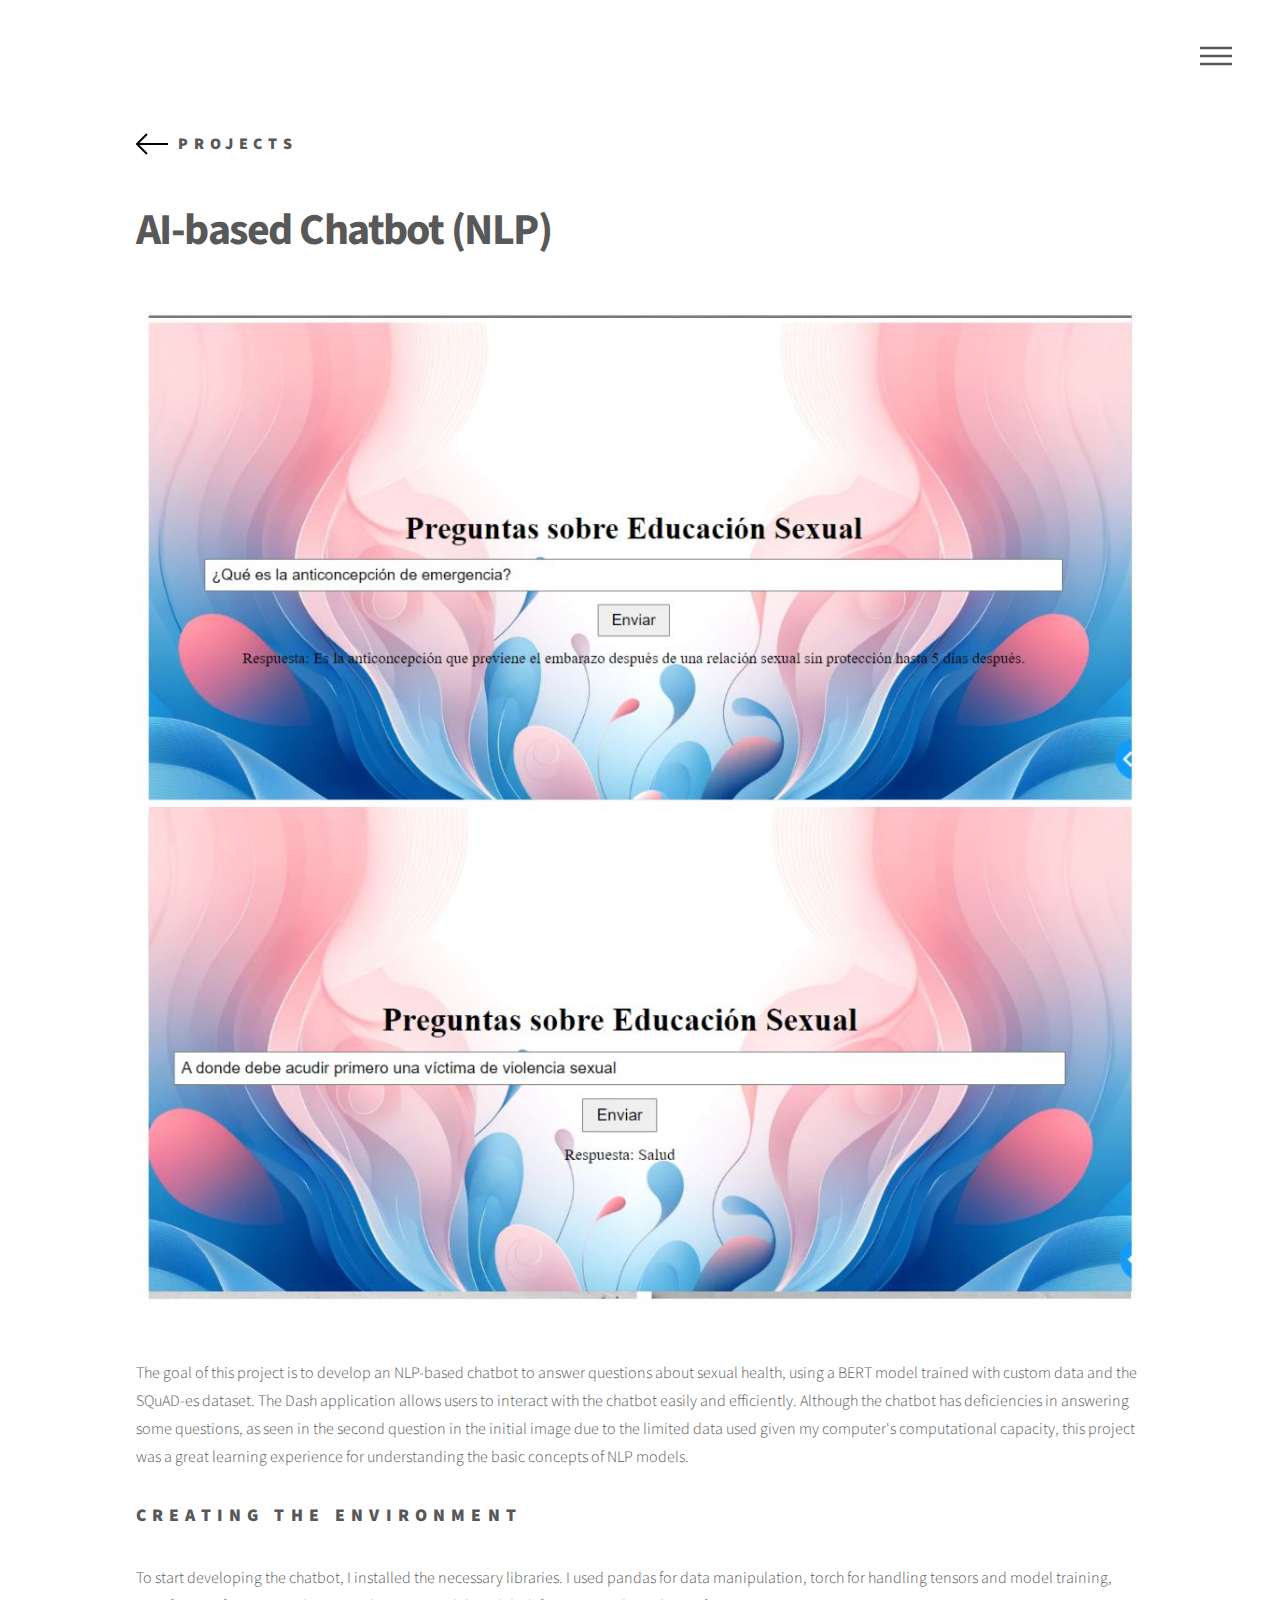
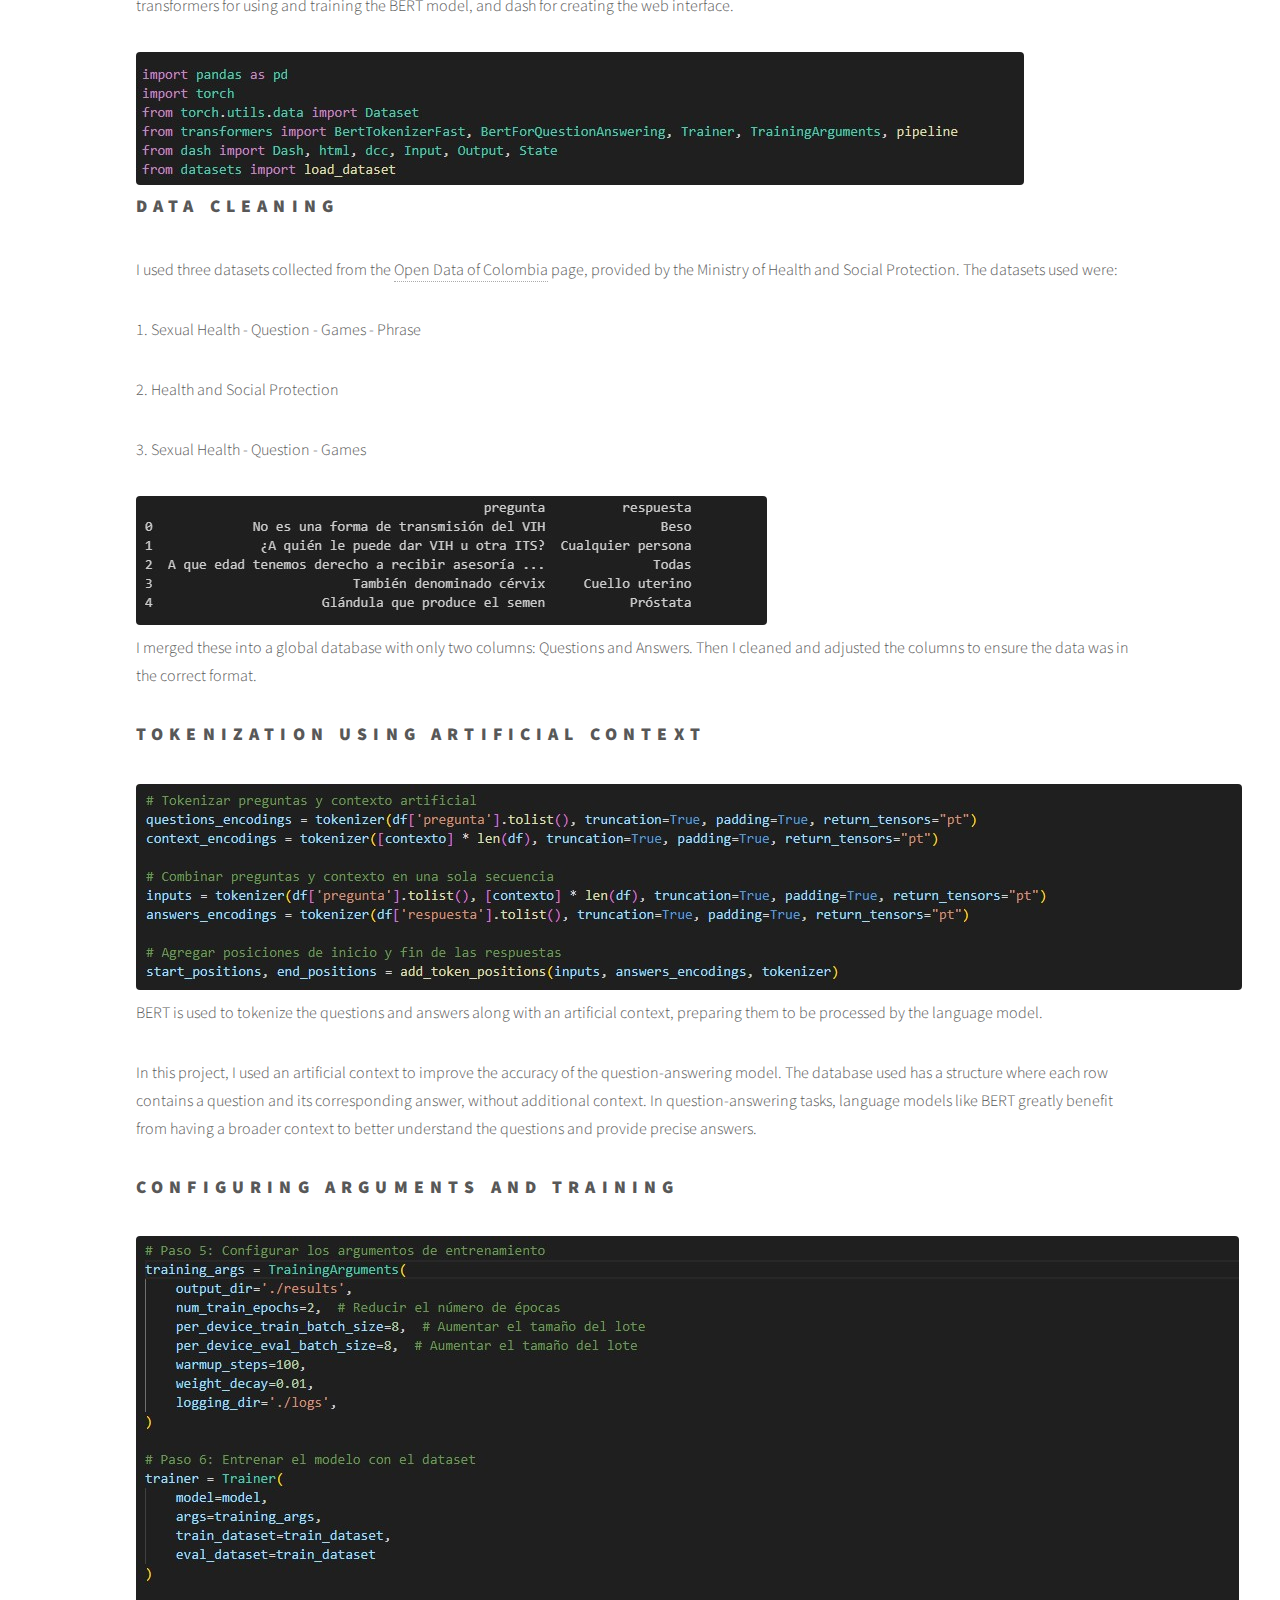
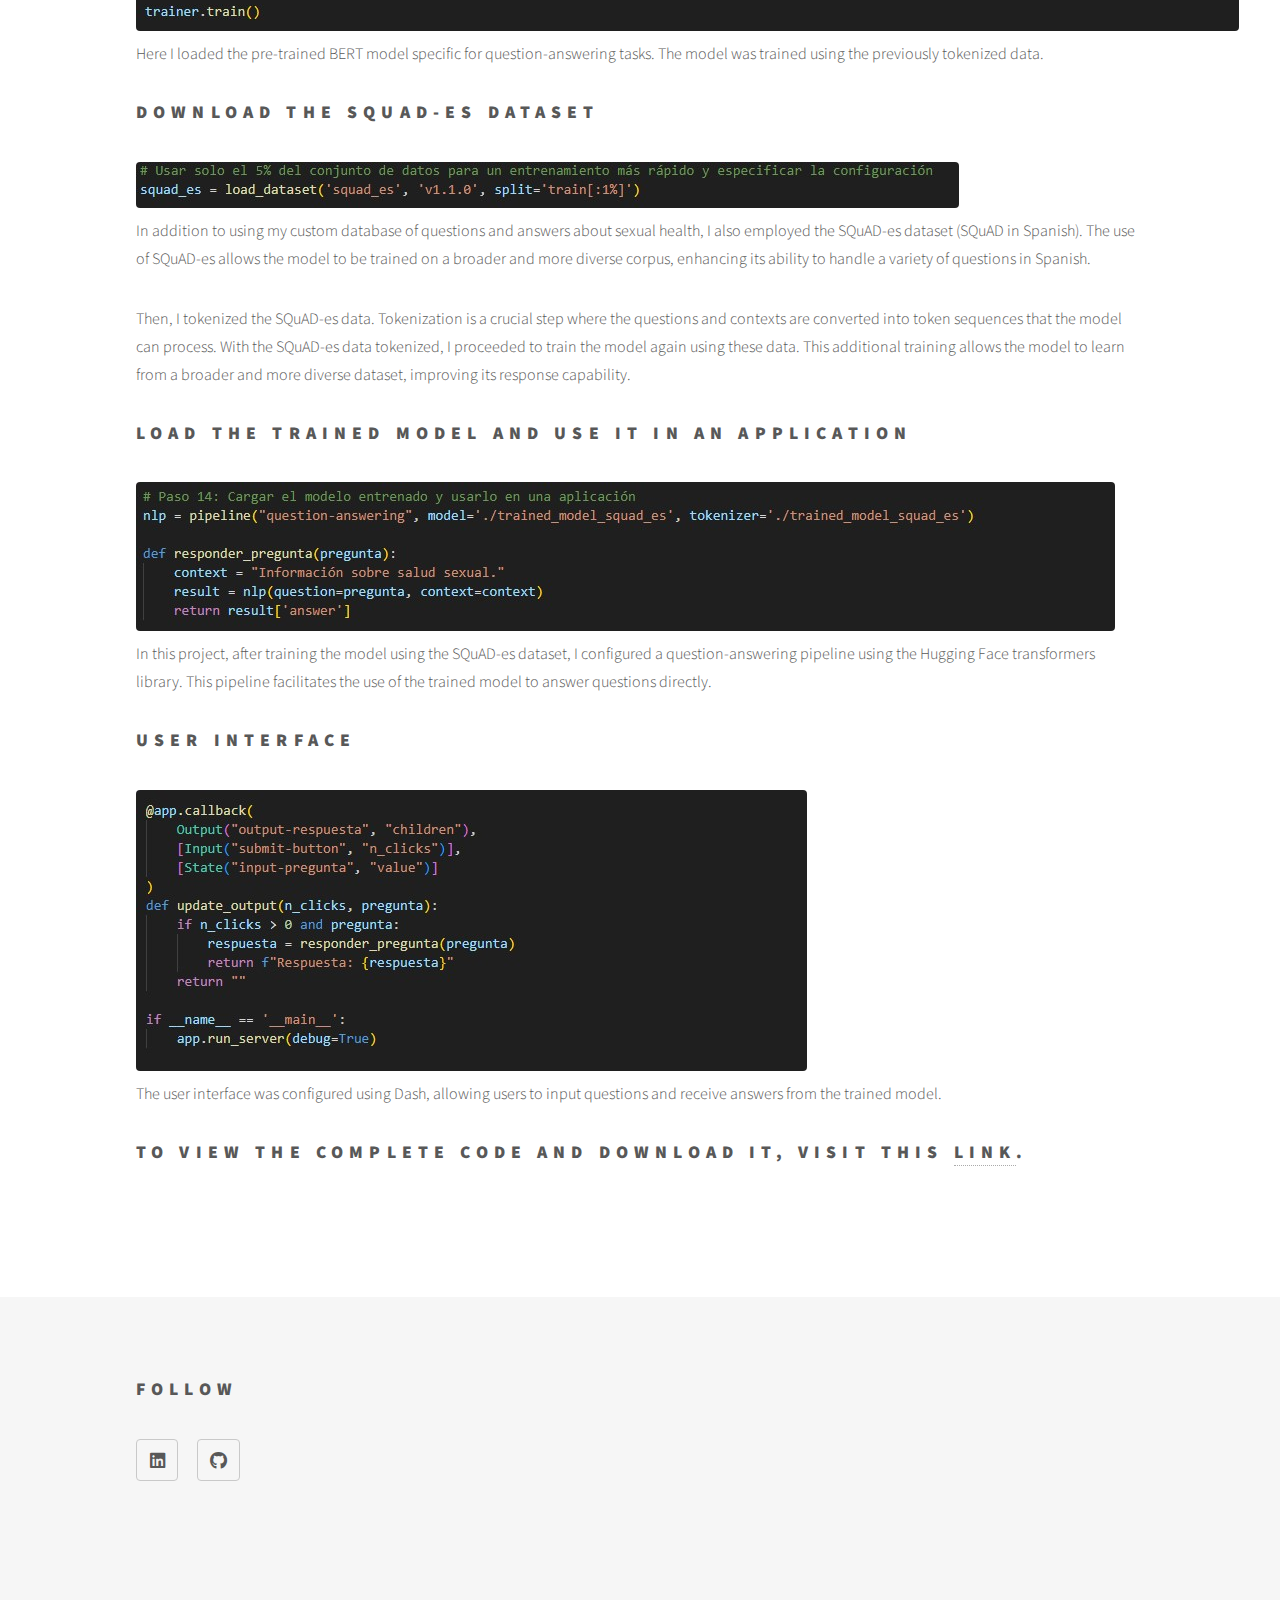
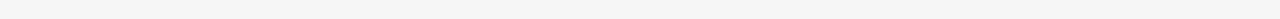
<file: Chatbotpage.html>
<!DOCTYPE HTML>
<!--
	Phantom by HTML5 UP
	html5up.net | @ajlkn
	Free for personal and commercial use under the CCA 3.0 license (html5up.net/license)
-->
<html>
	<head>
		<title>Chatbot page</title>
		<meta charset="utf-8" />
		<meta name="viewport" content="width=device-width, initial-scale=1, user-scalable=no" />
		<link rel="stylesheet" href="assets/css/main.css" />
		<noscript><link rel="stylesheet" href="assets/css/noscript.css" /></noscript>
	</head>
	<body class="is-preload">
		<!-- Wrapper -->
			<div id="wrapper">

				<!-- Header -->
					<header id="header">
						<div class="inner">

							<!-- Logo -->
								<a href="index.html" class="logo">
									<span class="symbol"><img src="images/arrowleft.svg" alt="" /></span><span class="title">Projects</span>
								</a>

							<!-- Nav -->
								<nav>
									<ul>
										<li><a href="#menu">Menu</a></li>
									</ul>
								</nav>

						</div>
					</header>

				<!-- Menu -->
					<nav id="menu">
						<h2>Menu</h2>
						<ul>
							<li><a href="index.html">Home</a></li>
						</ul>
					</nav>

				<!-- Main -->
					<div id="main">
						<div class="inner">
							<h1>AI-based Chatbot (NLP)</h1>
                            <span class="image main"><img src="images/FuncionamientoCB.jpg" alt="" /></span>
                            <p>The goal of this project is to develop an NLP-based chatbot to answer questions about sexual health, using a BERT model trained with custom data and the SQuAD-es dataset. The Dash application allows users to interact with the chatbot easily and efficiently. Although the chatbot has deficiencies in answering some questions, as seen in the second question in the initial image due to the limited data used given my computer's computational capacity, this project was a great learning experience for understanding the basic concepts of NLP models.</p>
                            <h2>Creating the Environment</h2>
                            <p>To start developing the chatbot, I installed the necessary libraries. I used pandas for data manipulation, torch for handling tensors and model training, transformers for using and training the BERT model, and dash for creating the web interface.</p>
                            <span class="image"><img src="images/CargadedatosCB.jpg" alt="" /></span>
                            <h2>Data Cleaning</h2>
                            <p>I used three datasets collected from the <a href="https://www.datos.gov.co/browse?q=Salud%20sexual%20-%20Pregunta%20-%20Juegos%20-%20Frase&sortBy=relevance" target="_blank">Open Data of Colombia</a> page, provided by the Ministry of Health and Social Protection. The datasets used were:</p>
                            <p>1. Sexual Health - Question - Games - Phrase</p>
                            <p>2. Health and Social Protection</p>
                            <p>3. Sexual Health - Question - Games</p>
                            <span class="image"><img src="images/basedatosCB.jpg" alt="" /></span>
                            <p>I merged these into a global database with only two columns: Questions and Answers. Then I cleaned and adjusted the columns to ensure the data was in the correct format.</p>
                            <h2>Tokenization Using Artificial Context</h2>
                            <span class="image"><img src="images/TokenizaciónCB.jpg" alt="" /></span>
                            <p>BERT is used to tokenize the questions and answers along with an artificial context, preparing them to be processed by the language model.</p>
                            <p>In this project, I used an artificial context to improve the accuracy of the question-answering model. The database used has a structure where each row contains a question and its corresponding answer, without additional context. In question-answering tasks, language models like BERT greatly benefit from having a broader context to better understand the questions and provide precise answers.</p>
                            <h2>Configuring Arguments and Training</h2>
                            <span class="image"><img src="images/Entrenamientodatospropios.jpg" alt="" /></span>
                            <p>Here I loaded the pre-trained BERT model specific for question-answering tasks. The model was trained using the previously tokenized data.</p>
                            <h2>Download the SQuAD-es Dataset</h2>
                            <span class="image"><img src="images/Descargasquad-es.jpg" alt="" /></span>
                            <p>In addition to using my custom database of questions and answers about sexual health, I also employed the SQuAD-es dataset (SQuAD in Spanish). The use of SQuAD-es allows the model to be trained on a broader and more diverse corpus, enhancing its ability to handle a variety of questions in Spanish.</p>
                            <p>Then, I tokenized the SQuAD-es data. Tokenization is a crucial step where the questions and contexts are converted into token sequences that the model can process. With the SQuAD-es data tokenized, I proceeded to train the model again using these data. This additional training allows the model to learn from a broader and more diverse dataset, improving its response capability.</p>
                            <h2>Load the Trained Model and Use It in an Application</h2>
                            <span class="image"><img src="images/Cargarelpipeline.jpg" alt="" /></span>
                            <p>In this project, after training the model using the SQuAD-es dataset, I configured a question-answering pipeline using the Hugging Face transformers library. This pipeline facilitates the use of the trained model to answer questions directly.</p>
                            <h2>User Interface</h2>
                            <span class="image"><img src="images/DashCB.jpg" alt="" /></span>
                            <p>The user interface was configured using Dash, allowing users to input questions and receive answers from the trained model.</p>
                            <h2>To view the complete code and download it, visit this <a href="https://github.com/Juanxtron/Juanxtron/tree/main/ChatBotAiGithub" target="_blank">link</a>.</h2>

                        </div>
					</div>

				<!-- Footer -->
					<footer id="footer">
						<div class="inner">
							<section>
								<h2>Follow</h2>
								<ul class="icons">
									<li><a href="https://www.linkedin.com/in/juan-pablo-cancelado-caro/" class="icon brands style2 fa-linkedin"><span class="label">Linkedin</span></a></li>
									<li><a href="https://github.com/Juanxtron/Juanxtron" class="icon brands style2 fa-github"><span class="label">GitHub</span></a></li>
								</ul>
								</ul>
							</section>
							<ul class="copyright">
							</ul>
						</div>
					</footer>

			</div>

		<!-- Scripts -->
			<script src="assets/js/jquery.min.js"></script>
			<script src="assets/js/browser.min.js"></script>
			<script src="assets/js/breakpoints.min.js"></script>
			<script src="assets/js/util.js"></script>
			<script src="assets/js/main.js"></script>

	</body>
</html>
</file>
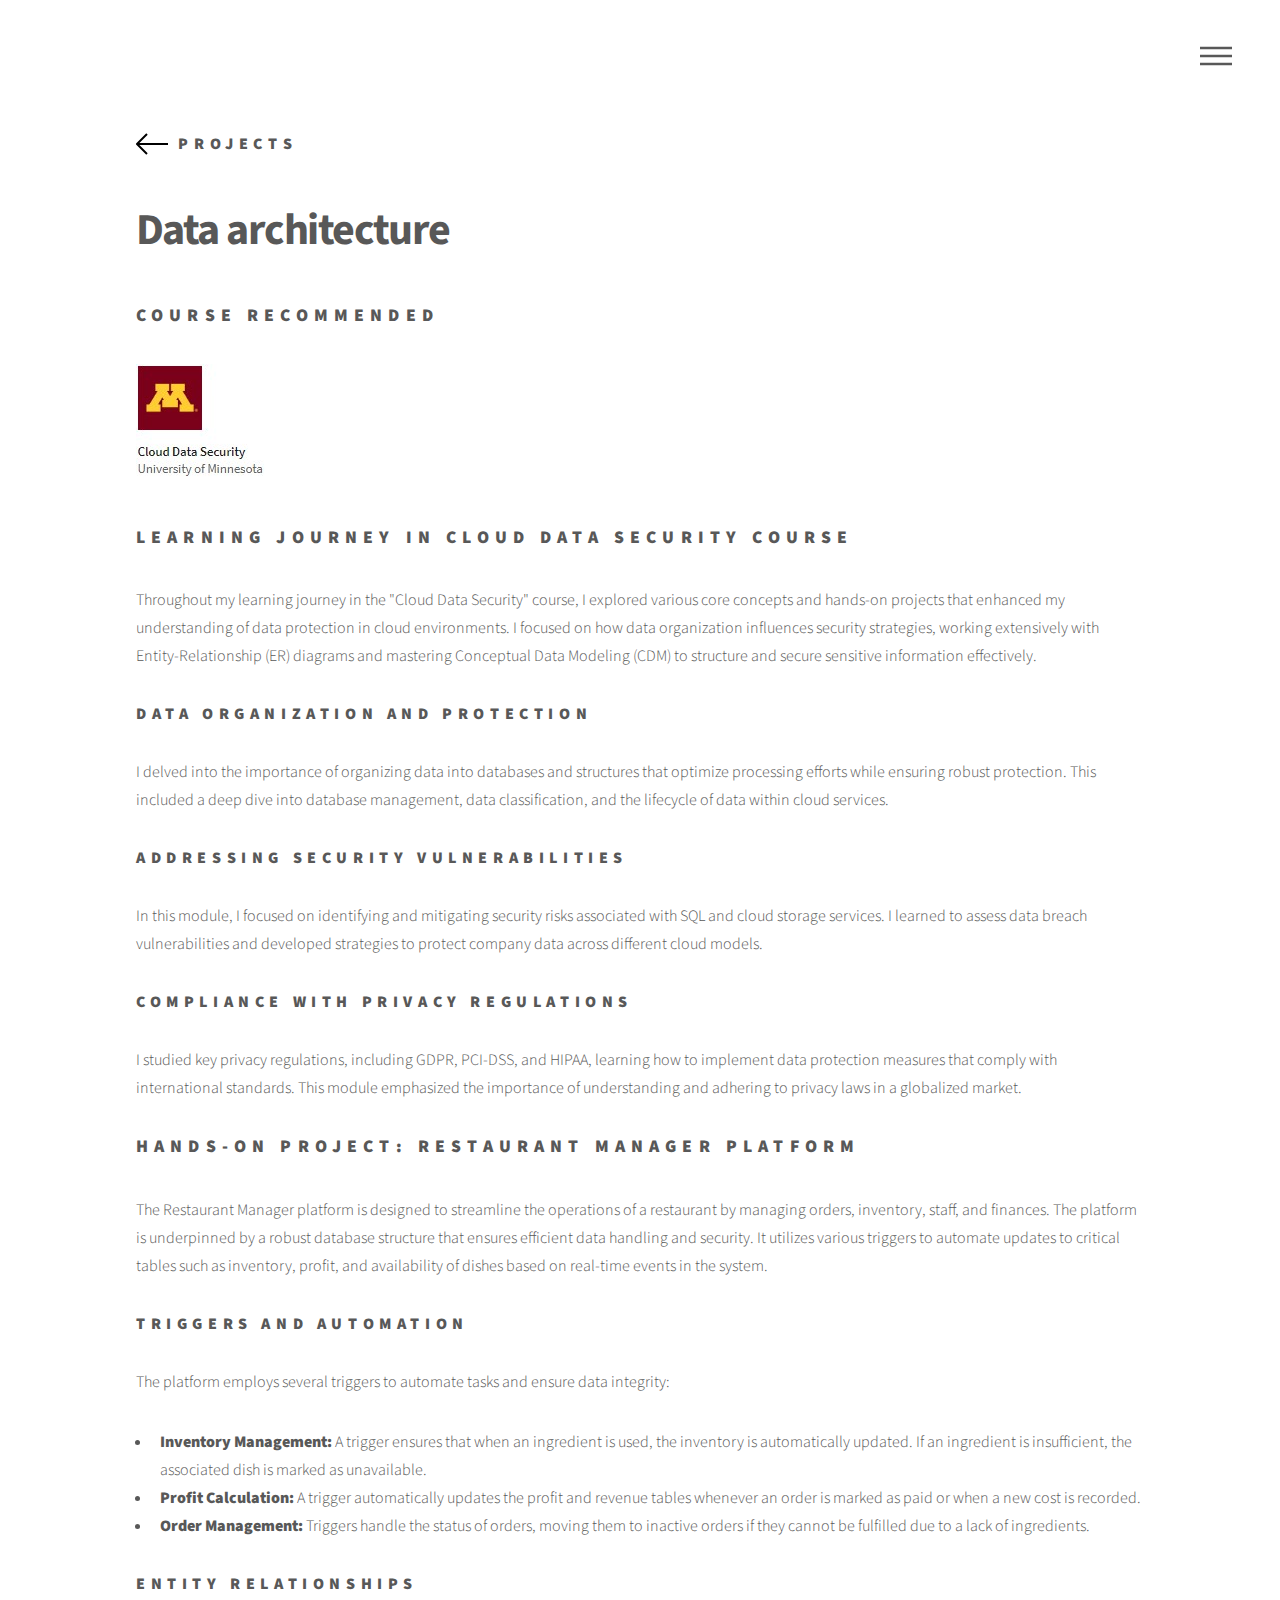
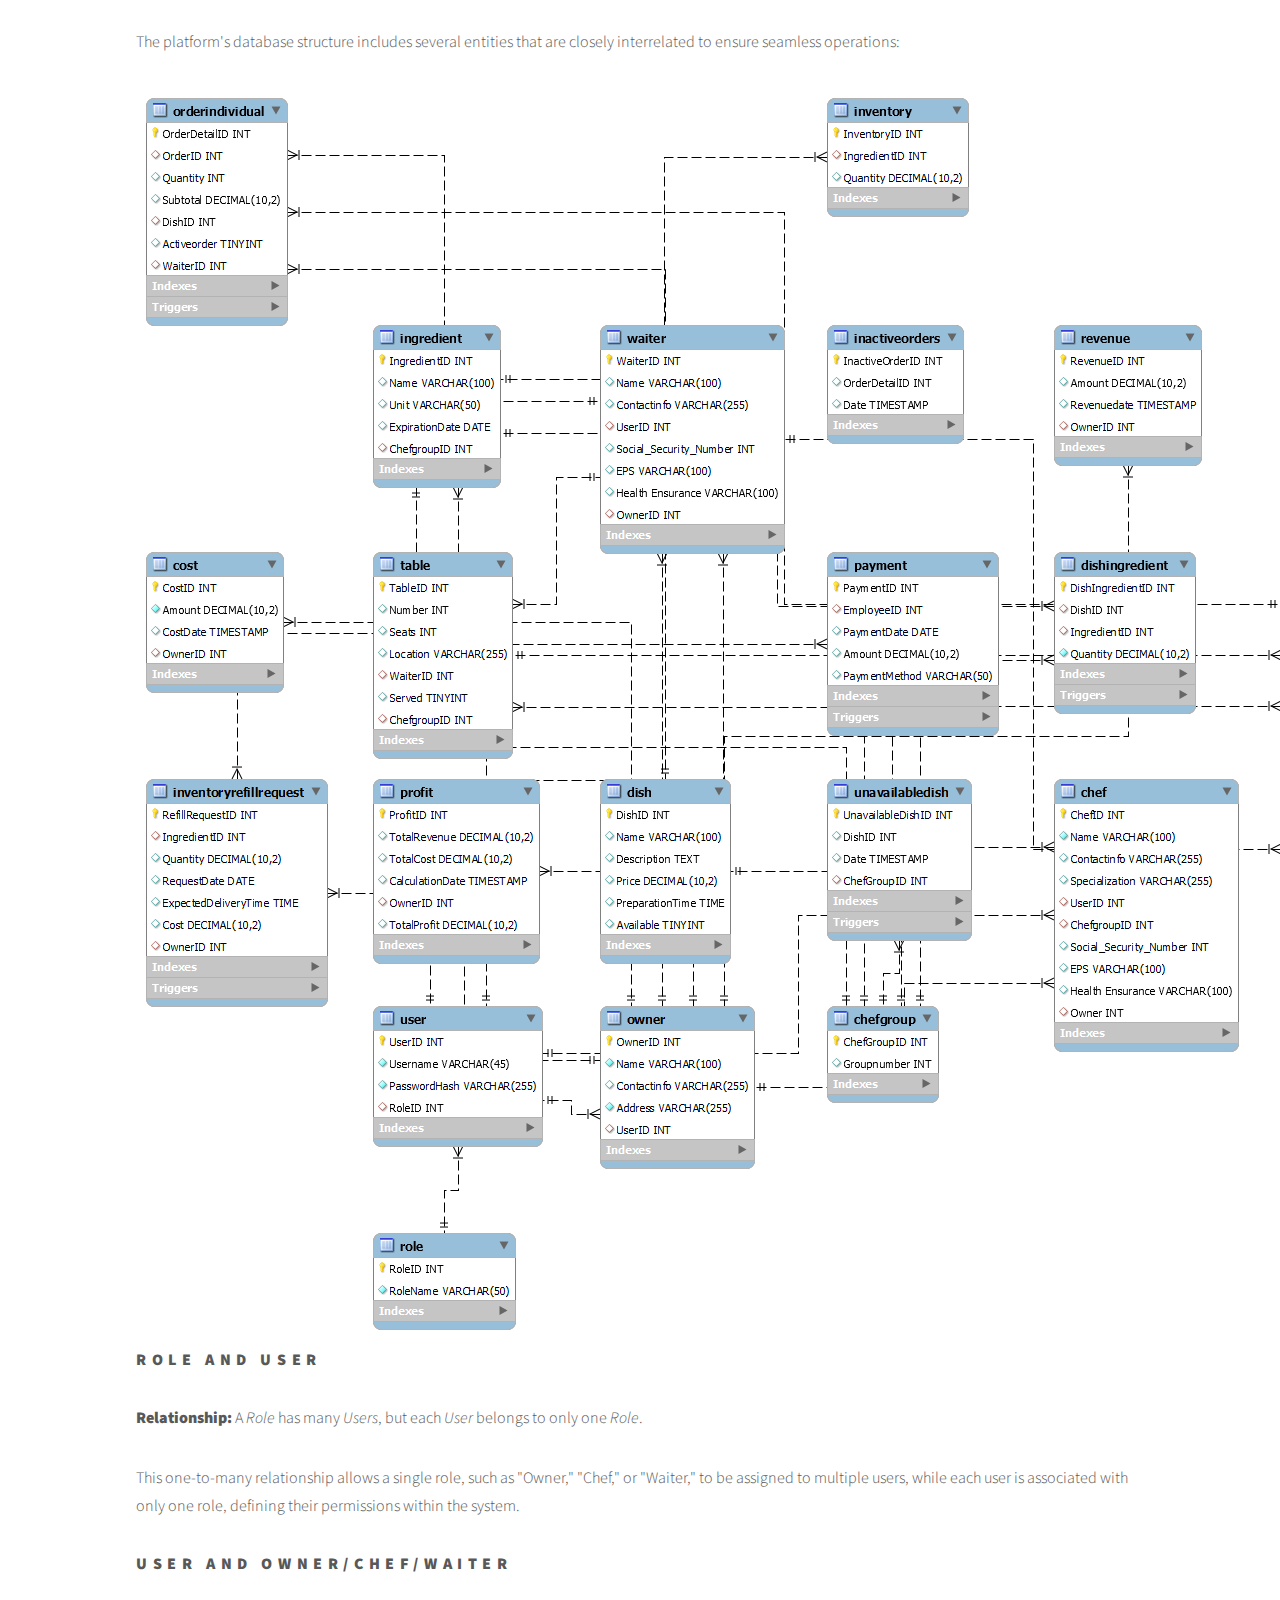
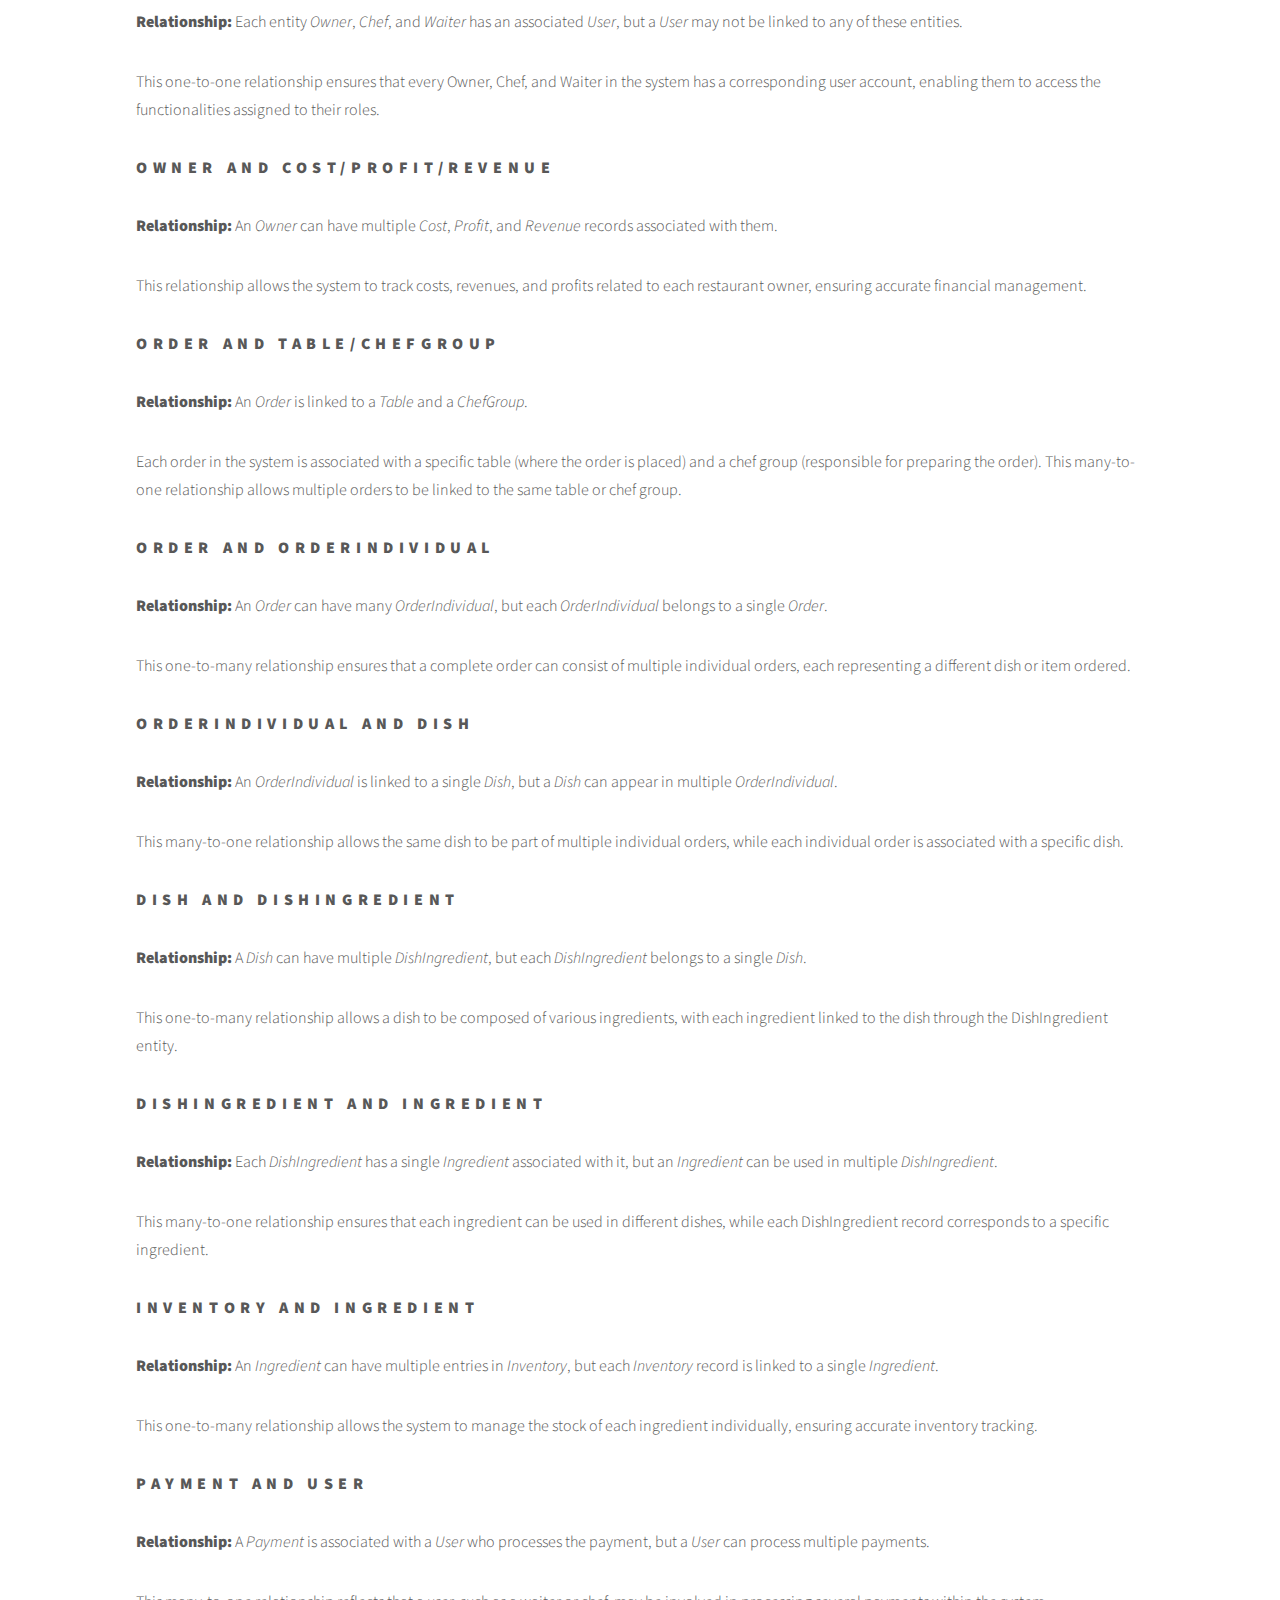
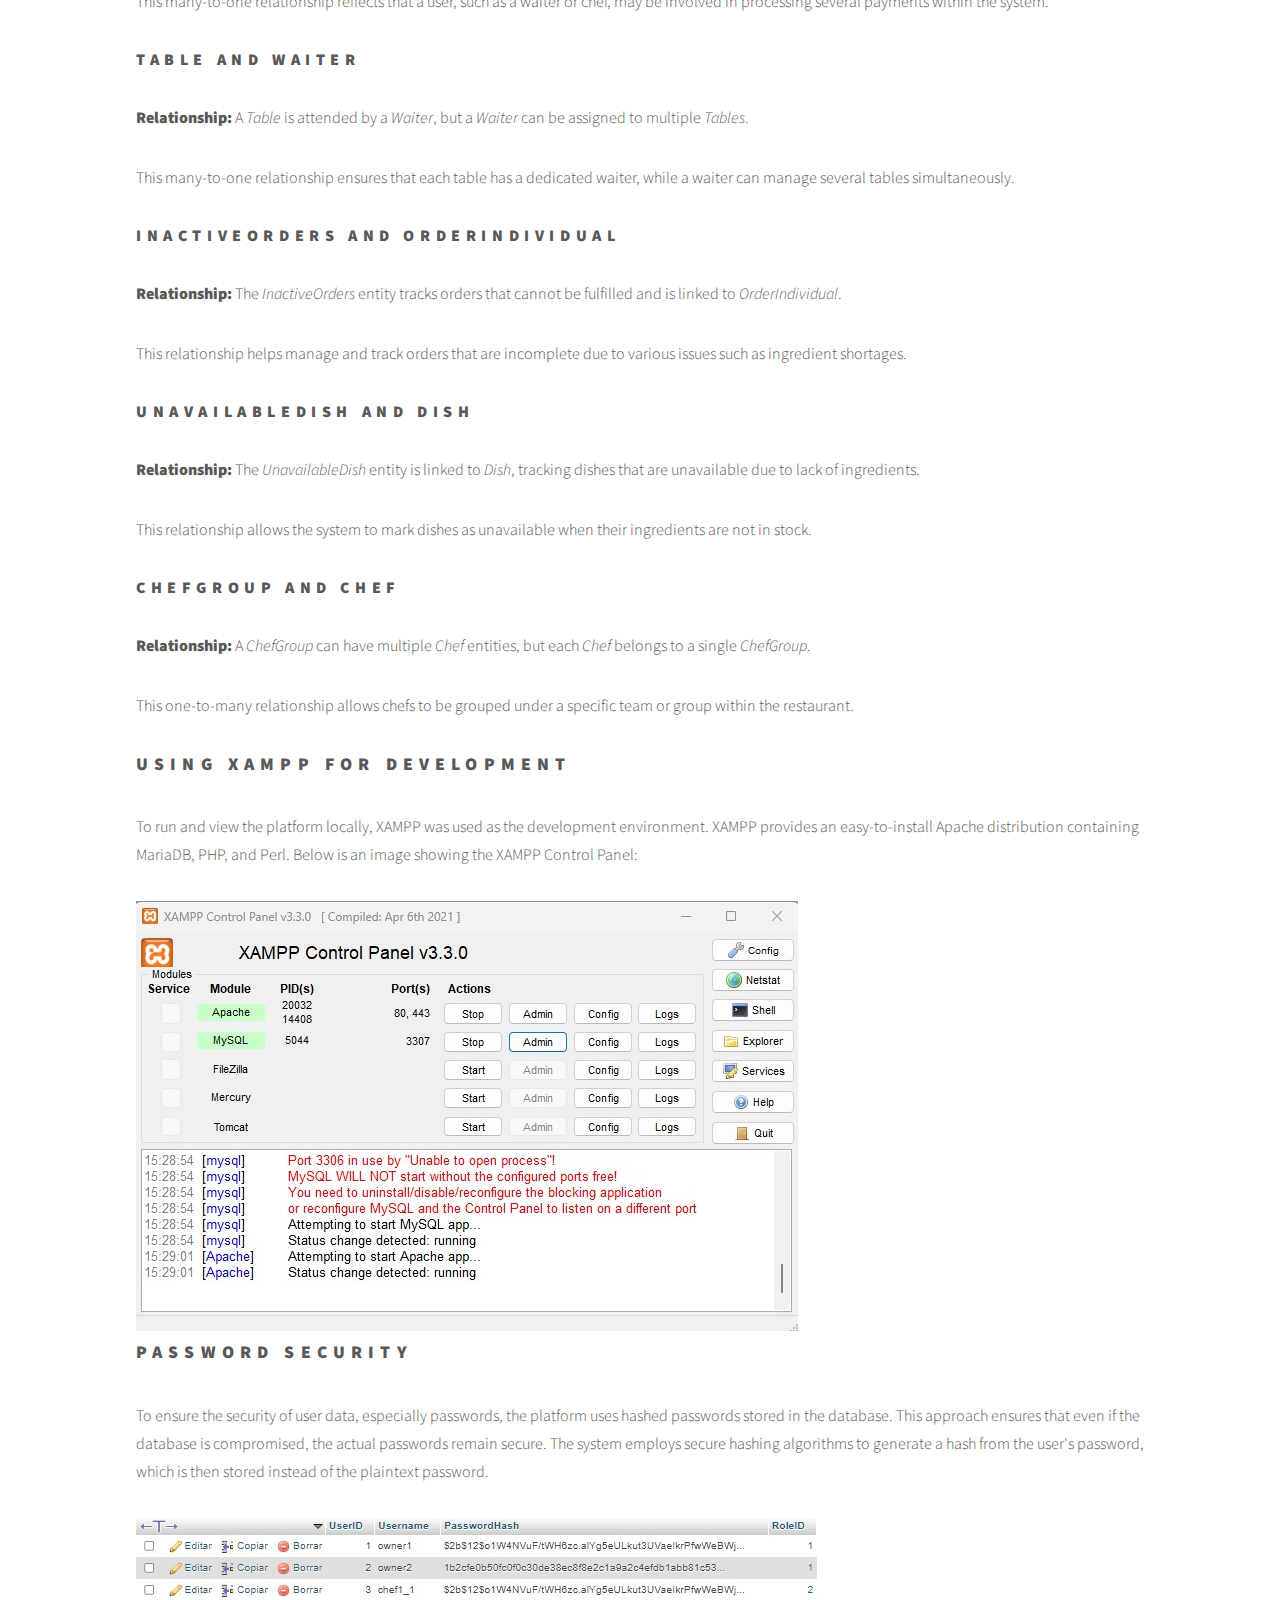
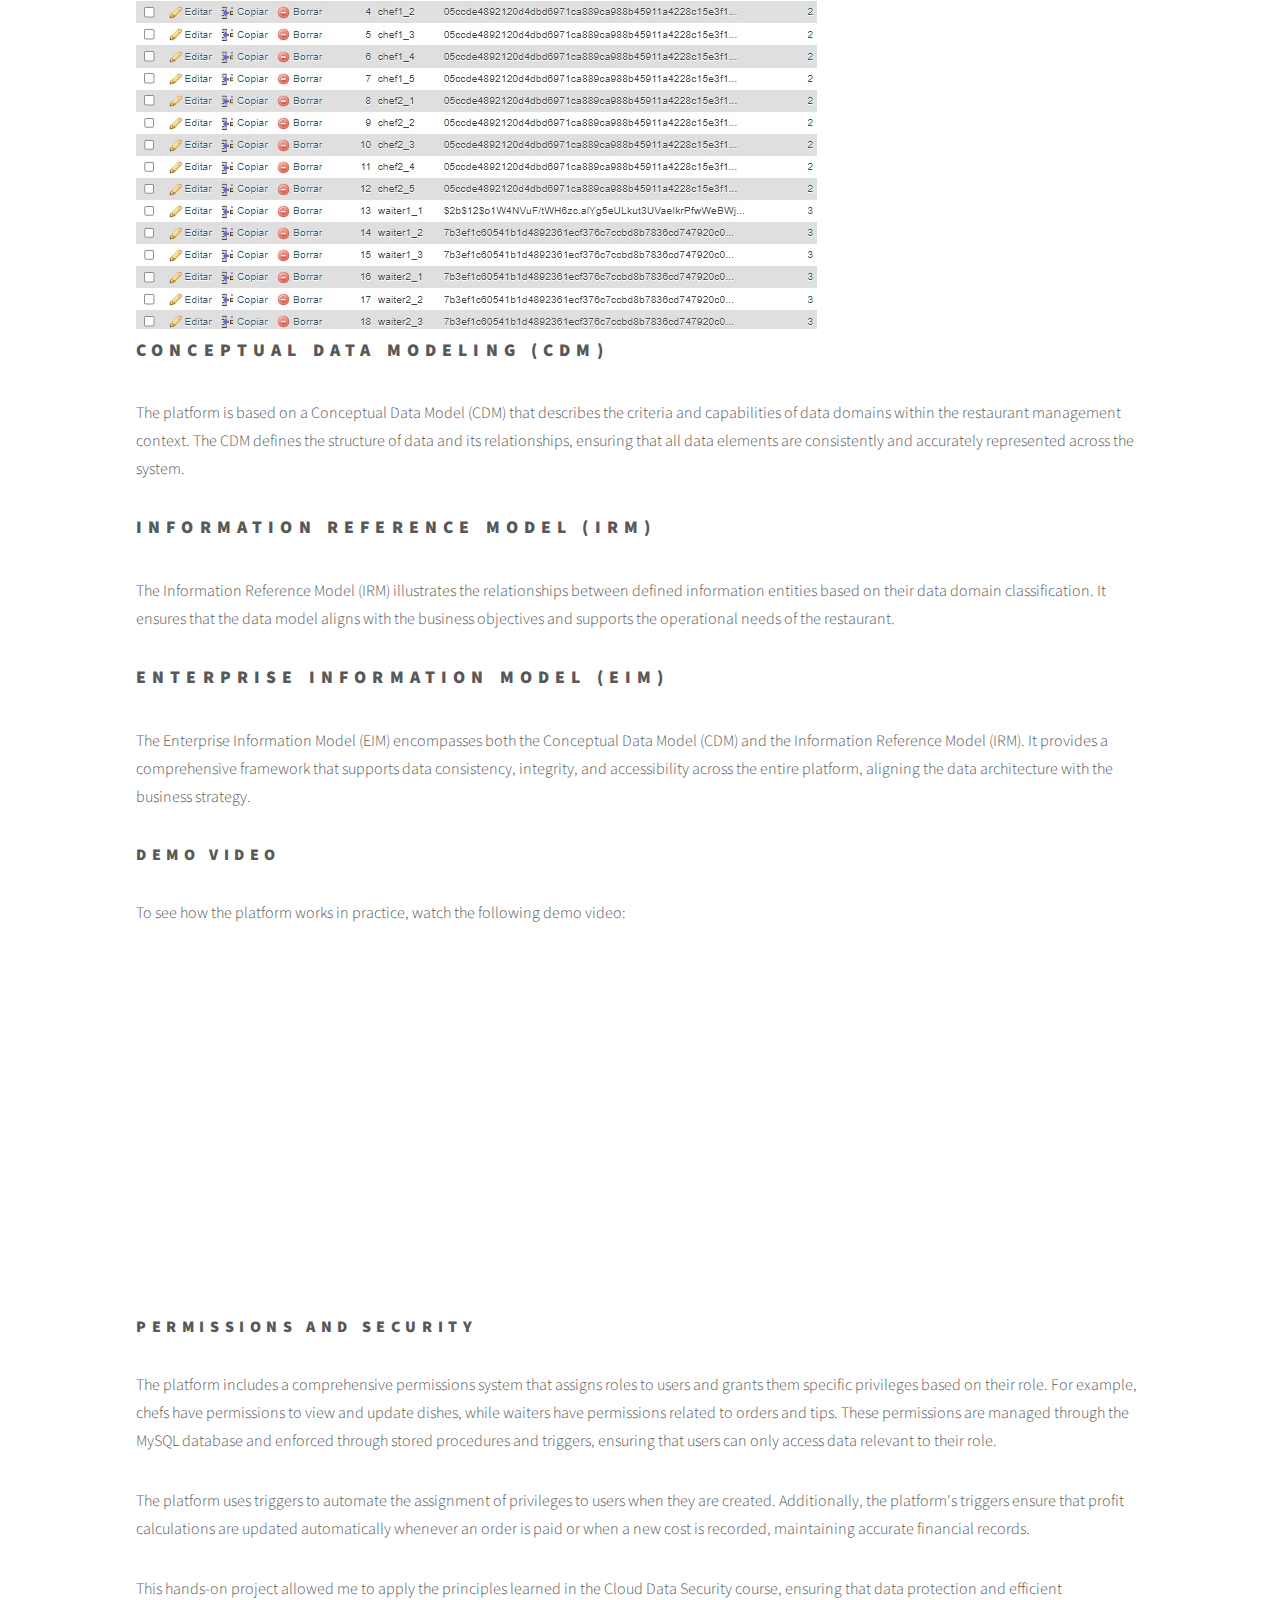
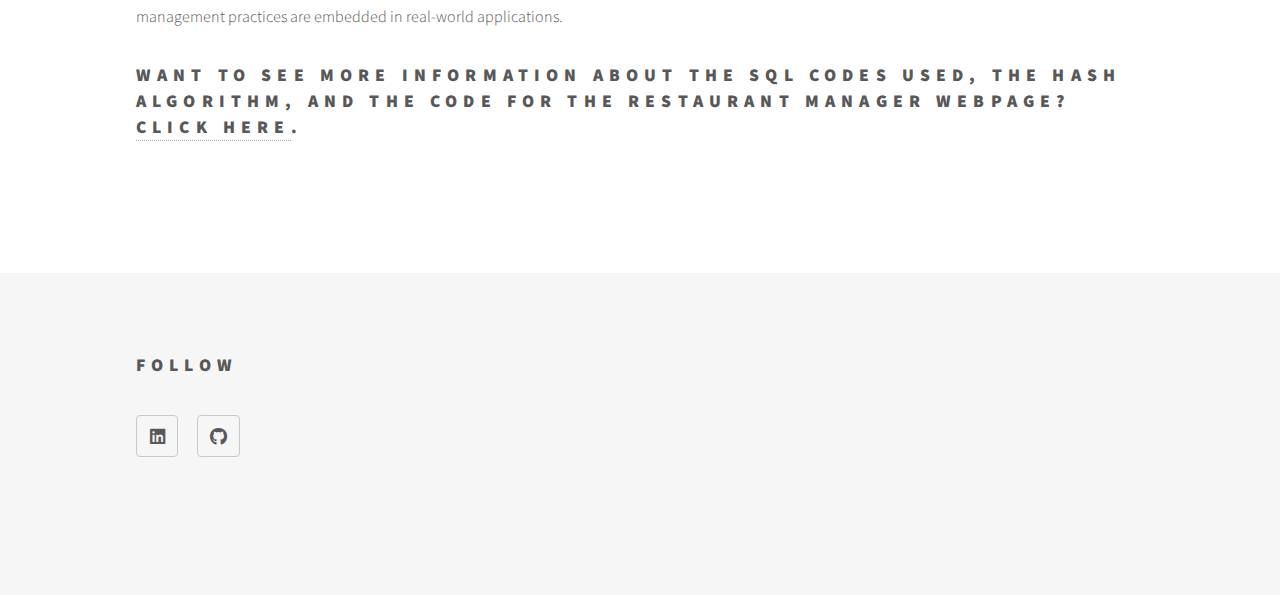
<file: DataAquitecture.html>
<!DOCTYPE HTML>
<!--
	Phantom by HTML5 UP
	html5up.net | @ajlkn
	Free for personal and commercial use under the CCA 3.0 license (html5up.net/license)
-->
<html>
	<head>
		<title>Data architecture</title>
		<meta charset="utf-8" />
		<meta name="viewport" content="width=device-width, initial-scale=1, user-scalable=no" />
		<link rel="stylesheet" href="assets/css/main.css" />
		<noscript><link rel="stylesheet" href="assets/css/noscript.css" /></noscript>
	</head>
	<body class="is-preload">
		<!-- Wrapper -->
			<div id="wrapper">

				<!-- Header -->
					<header id="header">
						<div class="inner">

							<!-- Logo -->
								<a href="index.html" class="logo">
									<span class="symbol"><img src="images/arrowleft.svg" alt="" /></span><span class="title">Projects</span>
								</a>

							<!-- Nav -->
								<nav>
									<ul>
										<li><a href="#menu">Menu</a></li>
									</ul>
								</nav>

						</div>
					</header>

				<!-- Menu -->
					<nav id="menu">
						<h2>Menu</h2>
						<ul>
							<li><a href="index.html">Home</a></li>
						</ul>
					</nav>

				<!-- Main -->
                    <div id="main">
                        <div class="inner">
                            <h1>Data architecture</h1>

                            <h2>Course recommended</h2>
                            <div id="course-map">
                                <img src="images/MapCloudDataSecurity.jpg" usemap="#coursemapgpt" alt="Course Map">

                                <map name="coursemapgpt">
                                    <!-- Definir las áreas clickeables sobre la imagen -->
                                    <!-- Ejemplo: Coordenadas de la primera área -->
                                    <area shape="rect" coords="0,0,6000,200" href="javascript:void(0);" alt="Course 20" onclick="showPopup('course20')">
                                    <!-- Añadir más áreas según sea necesario -->
                                </map>
                            </div>



                            <!-- Pop-up modals -->
                            <div id="popup-course20" class="popup">
                                <div class="popup-content">
                                    <span class="close" onclick="closePopup('course20')">&times;</span>
                                    <h2>Cloud Data Security course</h2>
                                    <button onclick="showDescription('course20')">Course description</button>
                                    <button onclick="showCertificate('CloudDataSecurity')">View certificate</button>
                                </div>
                            </div>


                            <!-- Pop-up modals for Descriptions -->
                            <div id="popup-description-course20" class="popup">
                                <div class="popup-content">
                                    <span class="close" onclick="closePopup('description-course20')">&times;</span>
                                    <h2>Description course</h2>
                                    <p>The Cloud Data Security course focuses on the organization and protection of data in cloud environments, covering best practices for securing databases, data classification, and safeguarding information throughout its lifecycle. It delves into common vulnerabilities such as SQL injections and teaches how to assess data breach vulnerabilities. The course also examines cloud storage services offered by different providers, exploring how these services are structured to ensure data security. Additionally, it addresses data privacy regulations, both within the United States and internationally, covering legal frameworks like GDPR, PCI-DSS, and HIPAA, to ensure organizations meet privacy and security expectations in a global context.</p>
                                </div>
                            </div>


                            <h2></h2>
                            <h2>Learning Journey in Cloud Data Security Course</h2>
                                <div class="content">
                                    <p>Throughout my learning journey in the "Cloud Data Security" course, I explored various core concepts and hands-on projects that enhanced my understanding of data protection in cloud environments. I focused on how data organization influences security strategies, working extensively with Entity-Relationship (ER) diagrams and mastering Conceptual Data Modeling (CDM) to structure and secure sensitive information effectively.</p>

                                    <h3>Data Organization and Protection</h3>
                                    <p>I delved into the importance of organizing data into databases and structures that optimize processing efforts while ensuring robust protection. This included a deep dive into database management, data classification, and the lifecycle of data within cloud services.</p>

                                    <h3>Addressing Security Vulnerabilities</h3>
                                    <p>In this module, I focused on identifying and mitigating security risks associated with SQL and cloud storage services. I learned to assess data breach vulnerabilities and developed strategies to protect company data across different cloud models.</p>

                                    <h3>Compliance with Privacy Regulations</h3>
                                    <p>I studied key privacy regulations, including GDPR, PCI-DSS, and HIPAA, learning how to implement data protection measures that comply with international standards. This module emphasized the importance of understanding and adhering to privacy laws in a globalized market.</p>

                                    <h2>Hands-on Project: Restaurant Manager Platform</h2>

                                    <div class="content">
                                        <p>The Restaurant Manager platform is designed to streamline the operations of a restaurant by managing orders, inventory, staff, and finances. The platform is underpinned by a robust database structure that ensures efficient data handling and security. It utilizes various triggers to automate updates to critical tables such as inventory, profit, and availability of dishes based on real-time events in the system.</p>

                                        <h3>Triggers and Automation</h3>
                                        <p>The platform employs several triggers to automate tasks and ensure data integrity:</p>
                                        <ul>
                                            <li><strong>Inventory Management:</strong> A trigger ensures that when an ingredient is used, the inventory is automatically updated. If an ingredient is insufficient, the associated dish is marked as unavailable.</li>
                                            <li><strong>Profit Calculation:</strong> A trigger automatically updates the profit and revenue tables whenever an order is marked as paid or when a new cost is recorded.</li>
                                            <li><strong>Order Management:</strong> Triggers handle the status of orders, moving them to inactive orders if they cannot be fulfilled due to a lack of ingredients.</li>
                                        </ul>

                                        <h3>Entity Relationships</h3>
                                        <p>The platform's database structure includes several entities that are closely interrelated to ensure seamless operations:</p>
                                        <img src="images/ImagendiagramaRE.png" alt="Entity Relationship Diagram" />
                                        <h3>Role and User</h3>
                                        <p><strong>Relationship:</strong> A <em>Role</em> has many <em>Users</em>, but each <em>User</em> belongs to only one <em>Role</em>.</p>
                                        <p>This one-to-many relationship allows a single role, such as "Owner," "Chef," or "Waiter," to be assigned to multiple users, while each user is associated with only one role, defining their permissions within the system.</p>

                                        <h3>User and Owner/Chef/Waiter</h3>
                                        <p><strong>Relationship:</strong> Each entity <em>Owner</em>, <em>Chef</em>, and <em>Waiter</em> has an associated <em>User</em>, but a <em>User</em> may not be linked to any of these entities.</p>
                                        <p>This one-to-one relationship ensures that every Owner, Chef, and Waiter in the system has a corresponding user account, enabling them to access the functionalities assigned to their roles.</p>

                                        <h3>Owner and Cost/Profit/Revenue</h3>
                                        <p><strong>Relationship:</strong> An <em>Owner</em> can have multiple <em>Cost</em>, <em>Profit</em>, and <em>Revenue</em> records associated with them.</p>
                                        <p>This relationship allows the system to track costs, revenues, and profits related to each restaurant owner, ensuring accurate financial management.</p>

                                        <h3>Order and Table/ChefGroup</h3>
                                        <p><strong>Relationship:</strong> An <em>Order</em> is linked to a <em>Table</em> and a <em>ChefGroup</em>.</p>
                                        <p>Each order in the system is associated with a specific table (where the order is placed) and a chef group (responsible for preparing the order). This many-to-one relationship allows multiple orders to be linked to the same table or chef group.</p>

                                        <h3>Order and OrderIndividual</h3>
                                        <p><strong>Relationship:</strong> An <em>Order</em> can have many <em>OrderIndividual</em>, but each <em>OrderIndividual</em> belongs to a single <em>Order</em>.</p>
                                        <p>This one-to-many relationship ensures that a complete order can consist of multiple individual orders, each representing a different dish or item ordered.</p>

                                        <h3>OrderIndividual and Dish</h3>
                                        <p><strong>Relationship:</strong> An <em>OrderIndividual</em> is linked to a single <em>Dish</em>, but a <em>Dish</em> can appear in multiple <em>OrderIndividual</em>.</p>
                                        <p>This many-to-one relationship allows the same dish to be part of multiple individual orders, while each individual order is associated with a specific dish.</p>

                                        <h3>Dish and DishIngredient</h3>
                                        <p><strong>Relationship:</strong> A <em>Dish</em> can have multiple <em>DishIngredient</em>, but each <em>DishIngredient</em> belongs to a single <em>Dish</em>.</p>
                                        <p>This one-to-many relationship allows a dish to be composed of various ingredients, with each ingredient linked to the dish through the DishIngredient entity.</p>

                                        <h3>DishIngredient and Ingredient</h3>
                                        <p><strong>Relationship:</strong> Each <em>DishIngredient</em> has a single <em>Ingredient</em> associated with it, but an <em>Ingredient</em> can be used in multiple <em>DishIngredient</em>.</p>
                                        <p>This many-to-one relationship ensures that each ingredient can be used in different dishes, while each DishIngredient record corresponds to a specific ingredient.</p>

                                        <h3>Inventory and Ingredient</h3>
                                        <p><strong>Relationship:</strong> An <em>Ingredient</em> can have multiple entries in <em>Inventory</em>, but each <em>Inventory</em> record is linked to a single <em>Ingredient</em>.</p>
                                        <p>This one-to-many relationship allows the system to manage the stock of each ingredient individually, ensuring accurate inventory tracking.</p>

                                        <h3>Payment and User</h3>
                                        <p><strong>Relationship:</strong> A <em>Payment</em> is associated with a <em>User</em> who processes the payment, but a <em>User</em> can process multiple payments.</p>
                                        <p>This many-to-one relationship reflects that a user, such as a waiter or chef, may be involved in processing several payments within the system.</p>

                                        <h3>Table and Waiter</h3>
                                        <p><strong>Relationship:</strong> A <em>Table</em> is attended by a <em>Waiter</em>, but a <em>Waiter</em> can be assigned to multiple <em>Tables</em>.</p>
                                        <p>This many-to-one relationship ensures that each table has a dedicated waiter, while a waiter can manage several tables simultaneously.</p>

                                        <h3>InactiveOrders and OrderIndividual</h3>
                                        <p><strong>Relationship:</strong> The <em>InactiveOrders</em> entity tracks orders that cannot be fulfilled and is linked to <em>OrderIndividual</em>.</p>
                                        <p>This relationship helps manage and track orders that are incomplete due to various issues such as ingredient shortages.</p>

                                        <h3>UnavailableDish and Dish</h3>
                                        <p><strong>Relationship:</strong> The <em>UnavailableDish</em> entity is linked to <em>Dish</em>, tracking dishes that are unavailable due to lack of ingredients.</p>
                                        <p>This relationship allows the system to mark dishes as unavailable when their ingredients are not in stock.</p>

                                        <h3>ChefGroup and Chef</h3>
                                        <p><strong>Relationship:</strong> A <em>ChefGroup</em> can have multiple <em>Chef</em> entities, but each <em>Chef</em> belongs to a single <em>ChefGroup</em>.</p>
                                        <p>This one-to-many relationship allows chefs to be grouped under a specific team or group within the restaurant.</p>

                                        <h2>Using XAMPP for Development</h2>
                                        <p>To run and view the platform locally, XAMPP was used as the development environment. XAMPP provides an easy-to-install Apache distribution containing MariaDB, PHP, and Perl. Below is an image showing the XAMPP Control Panel:</p>
                                        <img src="images/imagenXamp.jpg" alt="XAMPP Control Panel" />

                                        <h2>Password Security</h2>
                                        <p>To ensure the security of user data, especially passwords, the platform uses hashed passwords stored in the database. This approach ensures that even if the database is compromised, the actual passwords remain secure. The system employs secure hashing algorithms to generate a hash from the user's password, which is then stored instead of the plaintext password.</p>
                                        <img src="images/ImagenContraseñashash.jpg" alt="Password Hash Example" />
                                        <h2>Conceptual Data Modeling (CDM)</h2>
                                        <p>The platform is based on a Conceptual Data Model (CDM) that describes the criteria and capabilities of data domains within the restaurant management context. The CDM defines the structure of data and its relationships, ensuring that all data elements are consistently and accurately represented across the system.</p>

                                        <h2>Information Reference Model (IRM)</h2>
                                        <p>The Information Reference Model (IRM) illustrates the relationships between defined information entities based on their data domain classification. It ensures that the data model aligns with the business objectives and supports the operational needs of the restaurant.</p>

                                        <h2>Enterprise Information Model (EIM)</h2>
                                        <p>The Enterprise Information Model (EIM) encompasses both the Conceptual Data Model (CDM) and the Information Reference Model (IRM). It provides a comprehensive framework that supports data consistency, integrity, and accessibility across the entire platform, aligning the data architecture with the business strategy.</p>

                                        <h3>Demo Video</h3>
                                        <p>To see how the platform works in practice, watch the following demo video:</p>
                                        <iframe width="560" height="315" src="https://www.youtube.com/embed/fCqCommoeKc" title="YouTube video player" frameborder="0" allow="accelerometer; autoplay; clipboard-write; encrypted-media; gyroscope; picture-in-picture; web-share" allowfullscreen></iframe>
                                        <h3></h3>
                                        <h3>Permissions and Security</h3>
                                        <p>The platform includes a comprehensive permissions system that assigns roles to users and grants them specific privileges based on their role. For example, chefs have permissions to view and update dishes, while waiters have permissions related to orders and tips. These permissions are managed through the MySQL database and enforced through stored procedures and triggers, ensuring that users can only access data relevant to their role.</p>

                                        <p>The platform uses triggers to automate the assignment of privileges to users when they are created. Additionally, the platform's triggers ensure that profit calculations are updated automatically whenever an order is paid or when a new cost is recorded, maintaining accurate financial records.</p>
                                        <p>This hands-on project allowed me to apply the principles learned in the Cloud Data Security course, ensuring that data protection and efficient management practices are embedded in real-world applications.</p>
                                    </div>
                                    
                                </div>

                                <h2>Want to see more information about the SQL codes used, the hash algorithm, and the code for the Restaurant Manager webpage? <a href="https://github.com/Juanxtron/RestaurantManager">Click here</a>.</h2>
                        </div>
                    </div>


				<!-- Footer -->
					<footer id="footer">
						<div class="inner">
							<section>
								<h2>Follow</h2>
								<ul class="icons">
									<li><a href="https://www.linkedin.com/in/juan-pablo-cancelado-caro/" class="icon brands style2 fa-linkedin"><span class="label">Linkedin</span></a></li>
									<li><a href="https://github.com/Juanxtron/Juanxtron" class="icon brands style2 fa-github"><span class="label">GitHub</span></a></li>
								</ul>
								</ul>
							</section>
							<ul class="copyright">
							</ul>
						</div>
					</footer>

			</div>

		<!-- Scripts -->
			<script src="assets/js/jquery.min.js"></script>
			<script src="assets/js/browser.min.js"></script>
			<script src="assets/js/breakpoints.min.js"></script>
			<script src="assets/js/util.js"></script>
			<script src="assets/js/main.js"></script>
            <script src="assets/js/custom.js"></script>

	</body>
</html>
</file>
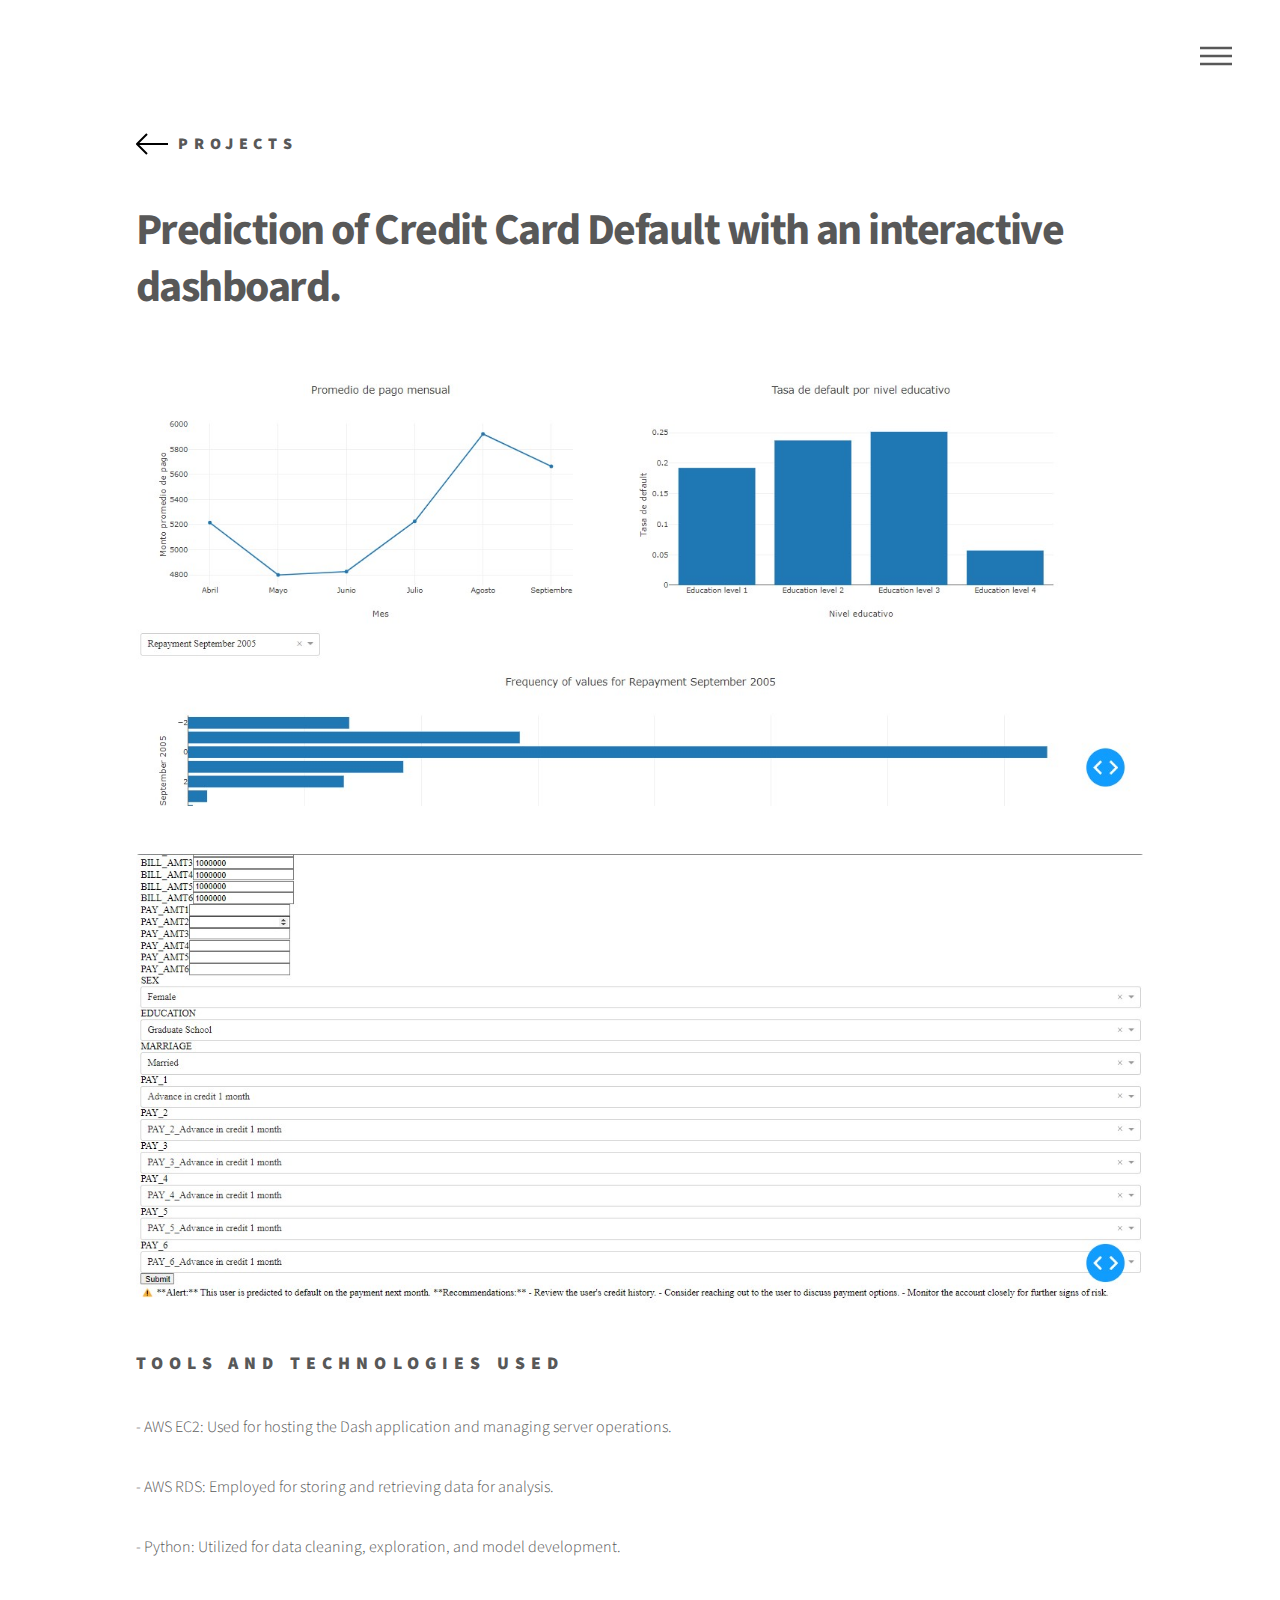
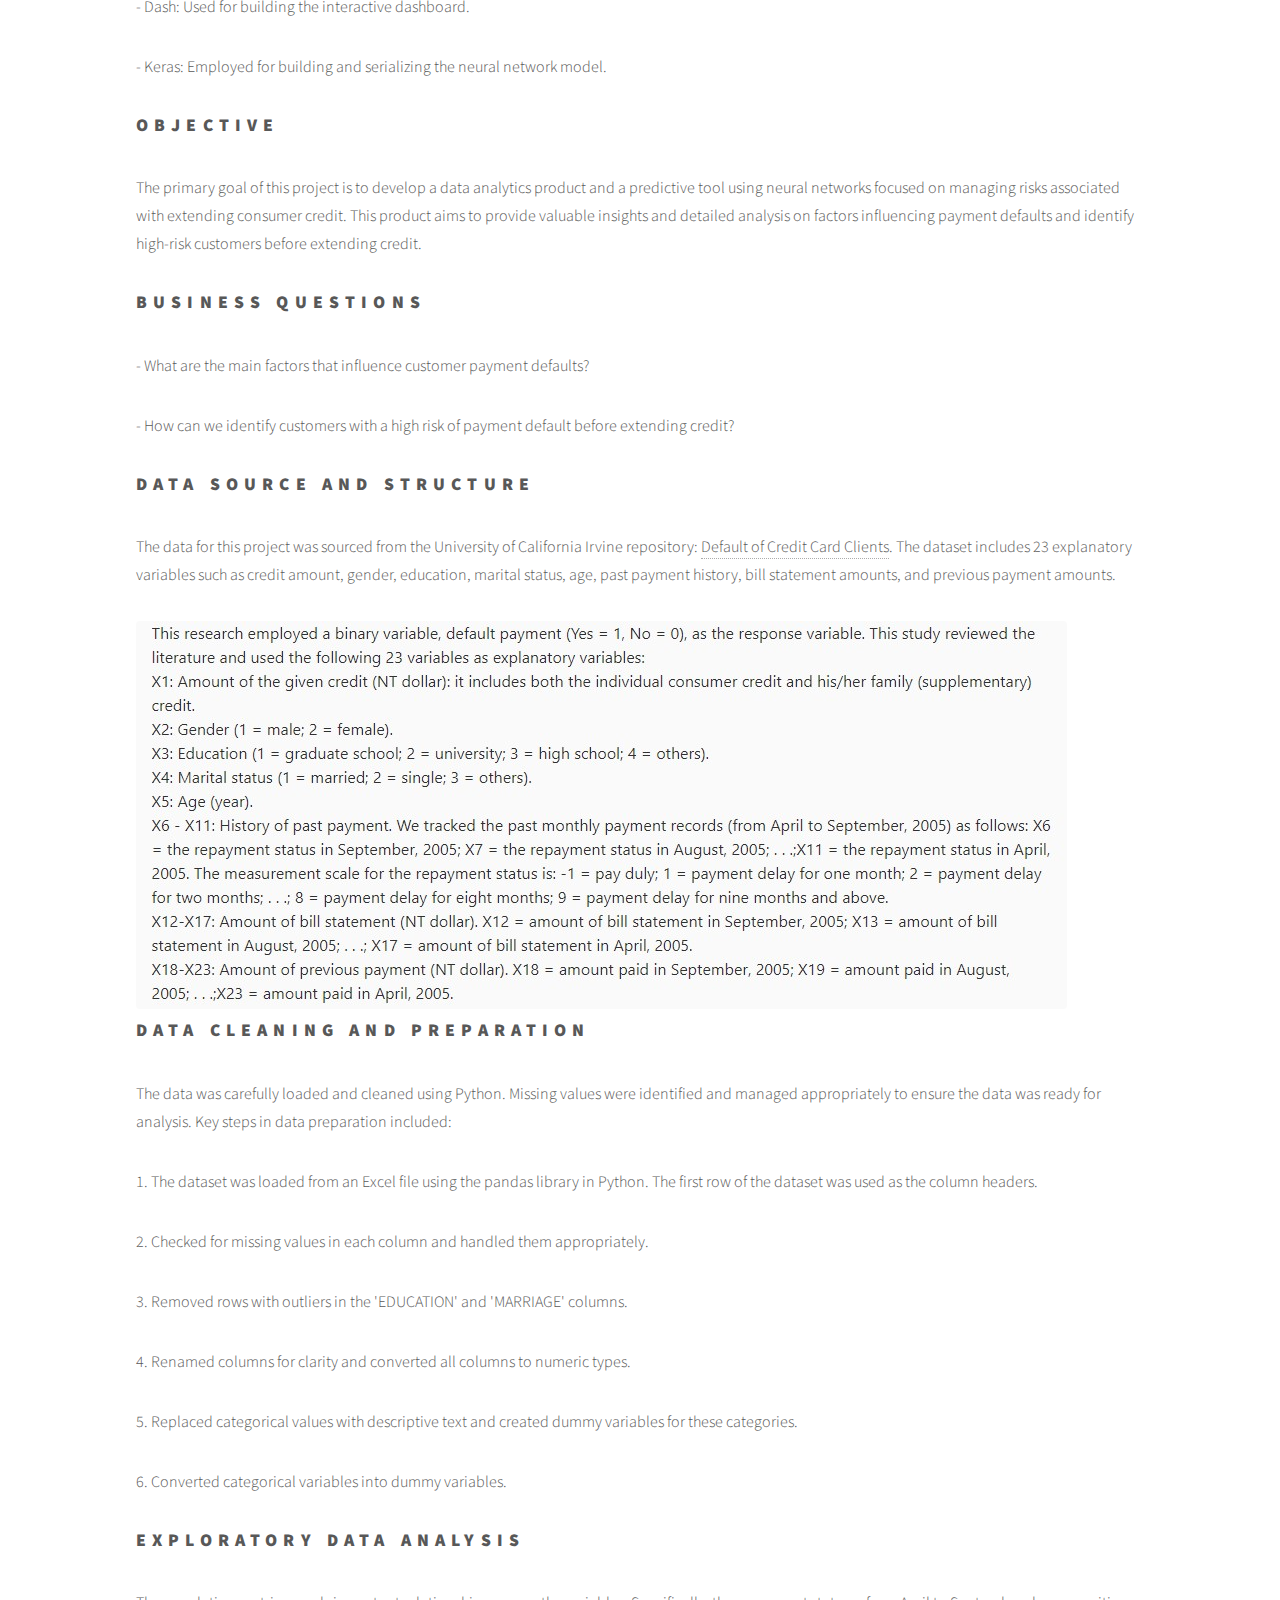
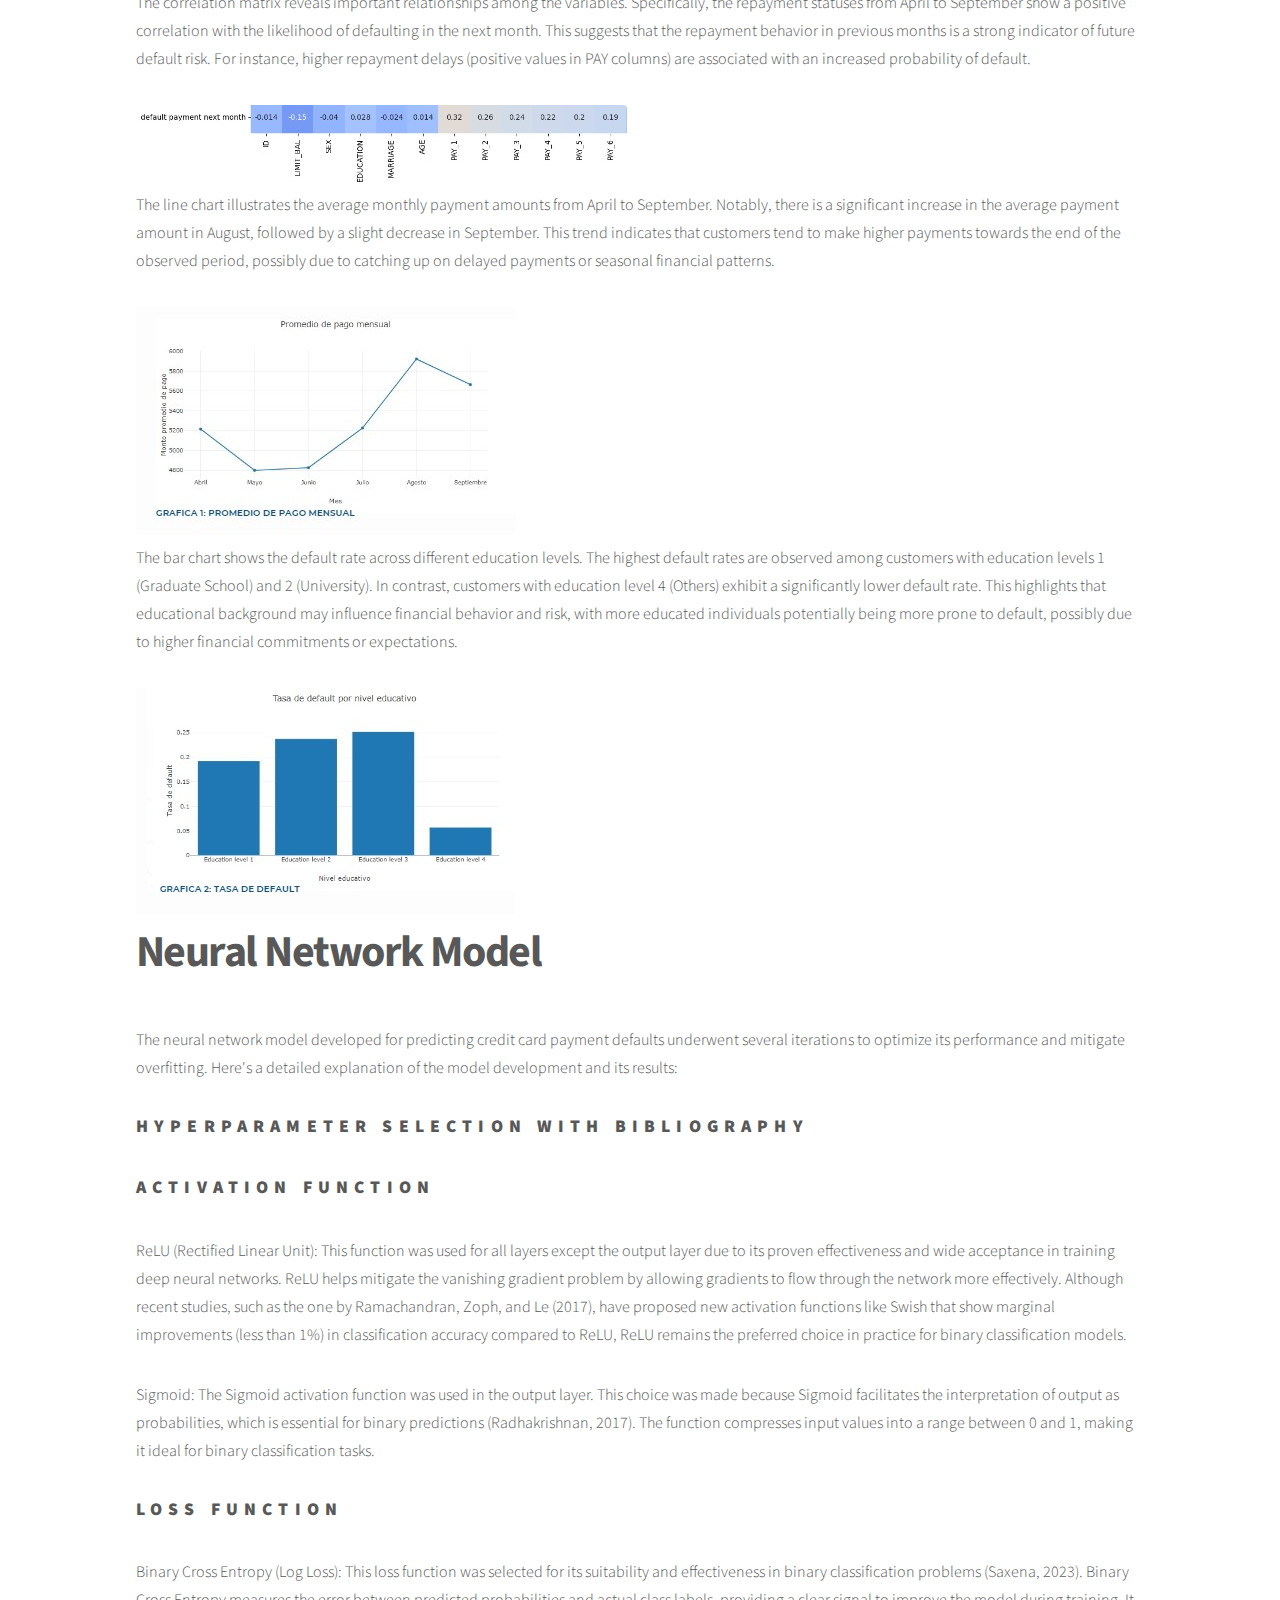
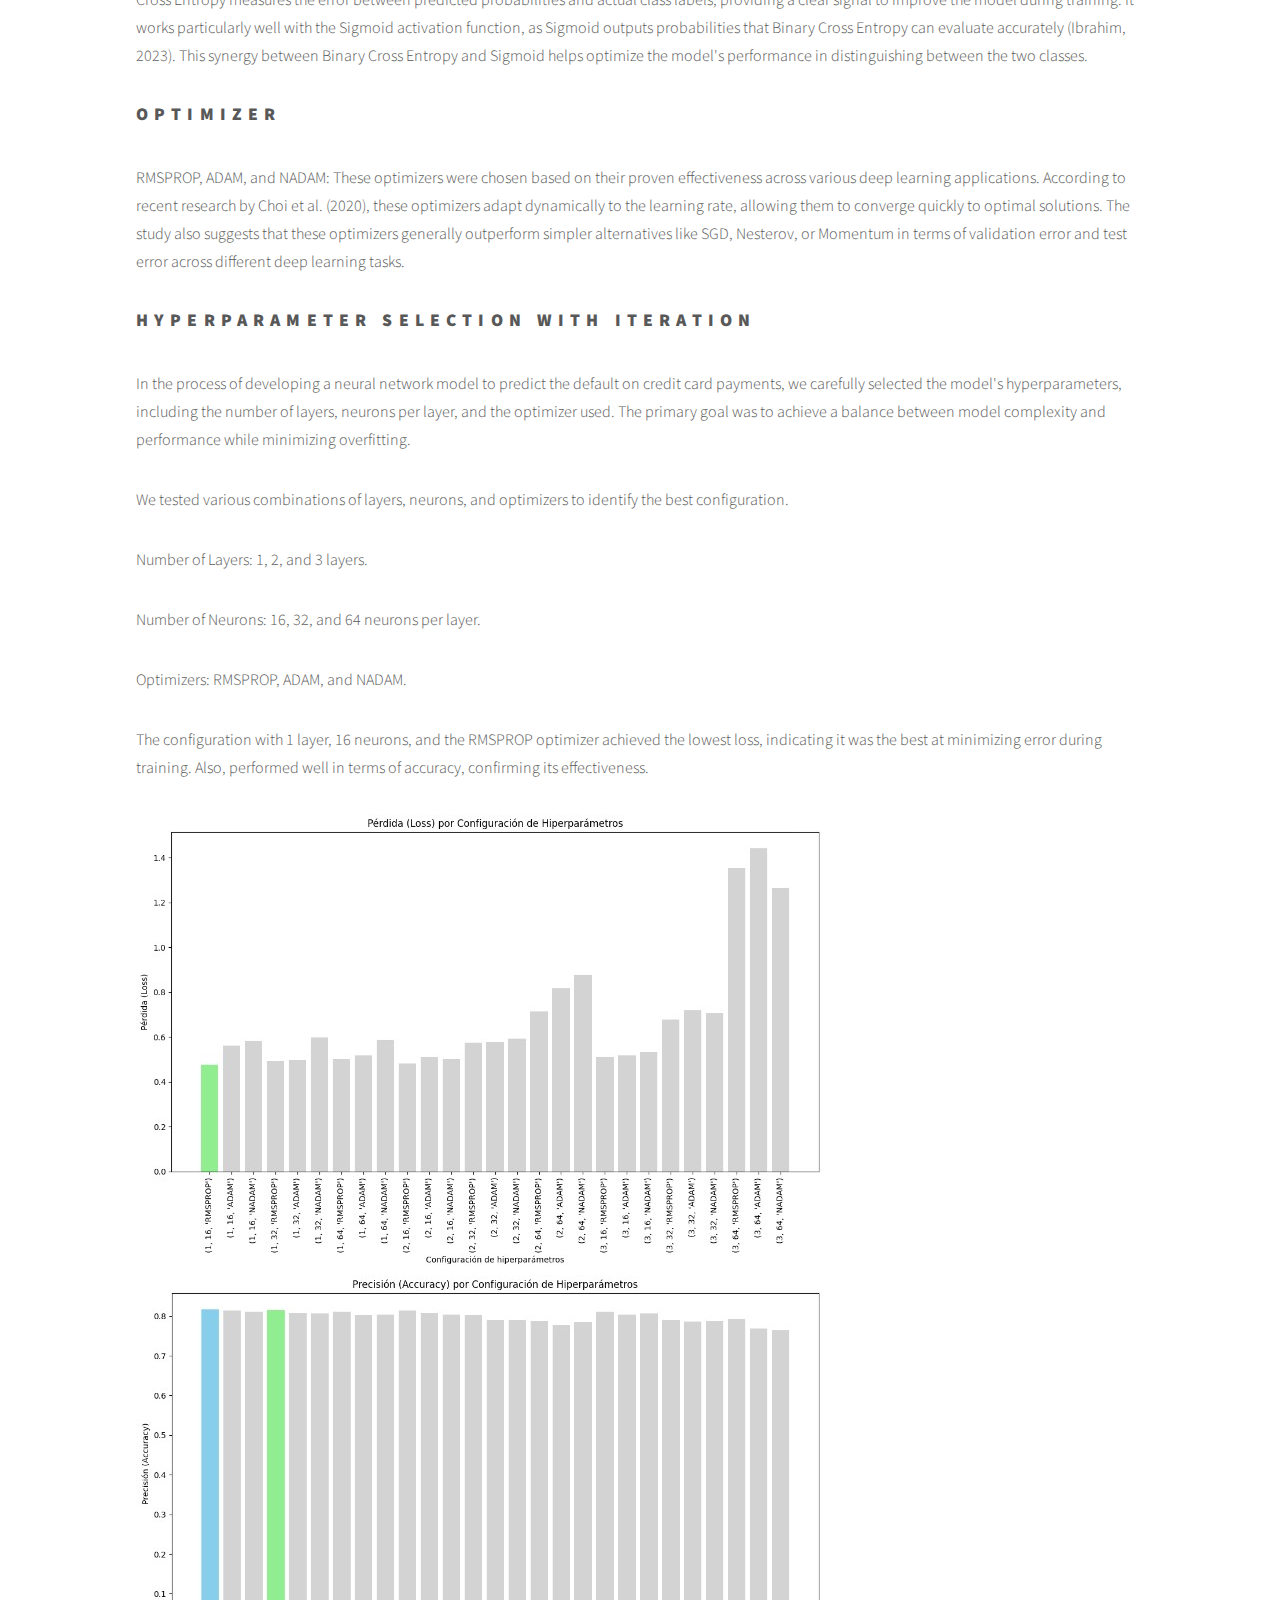
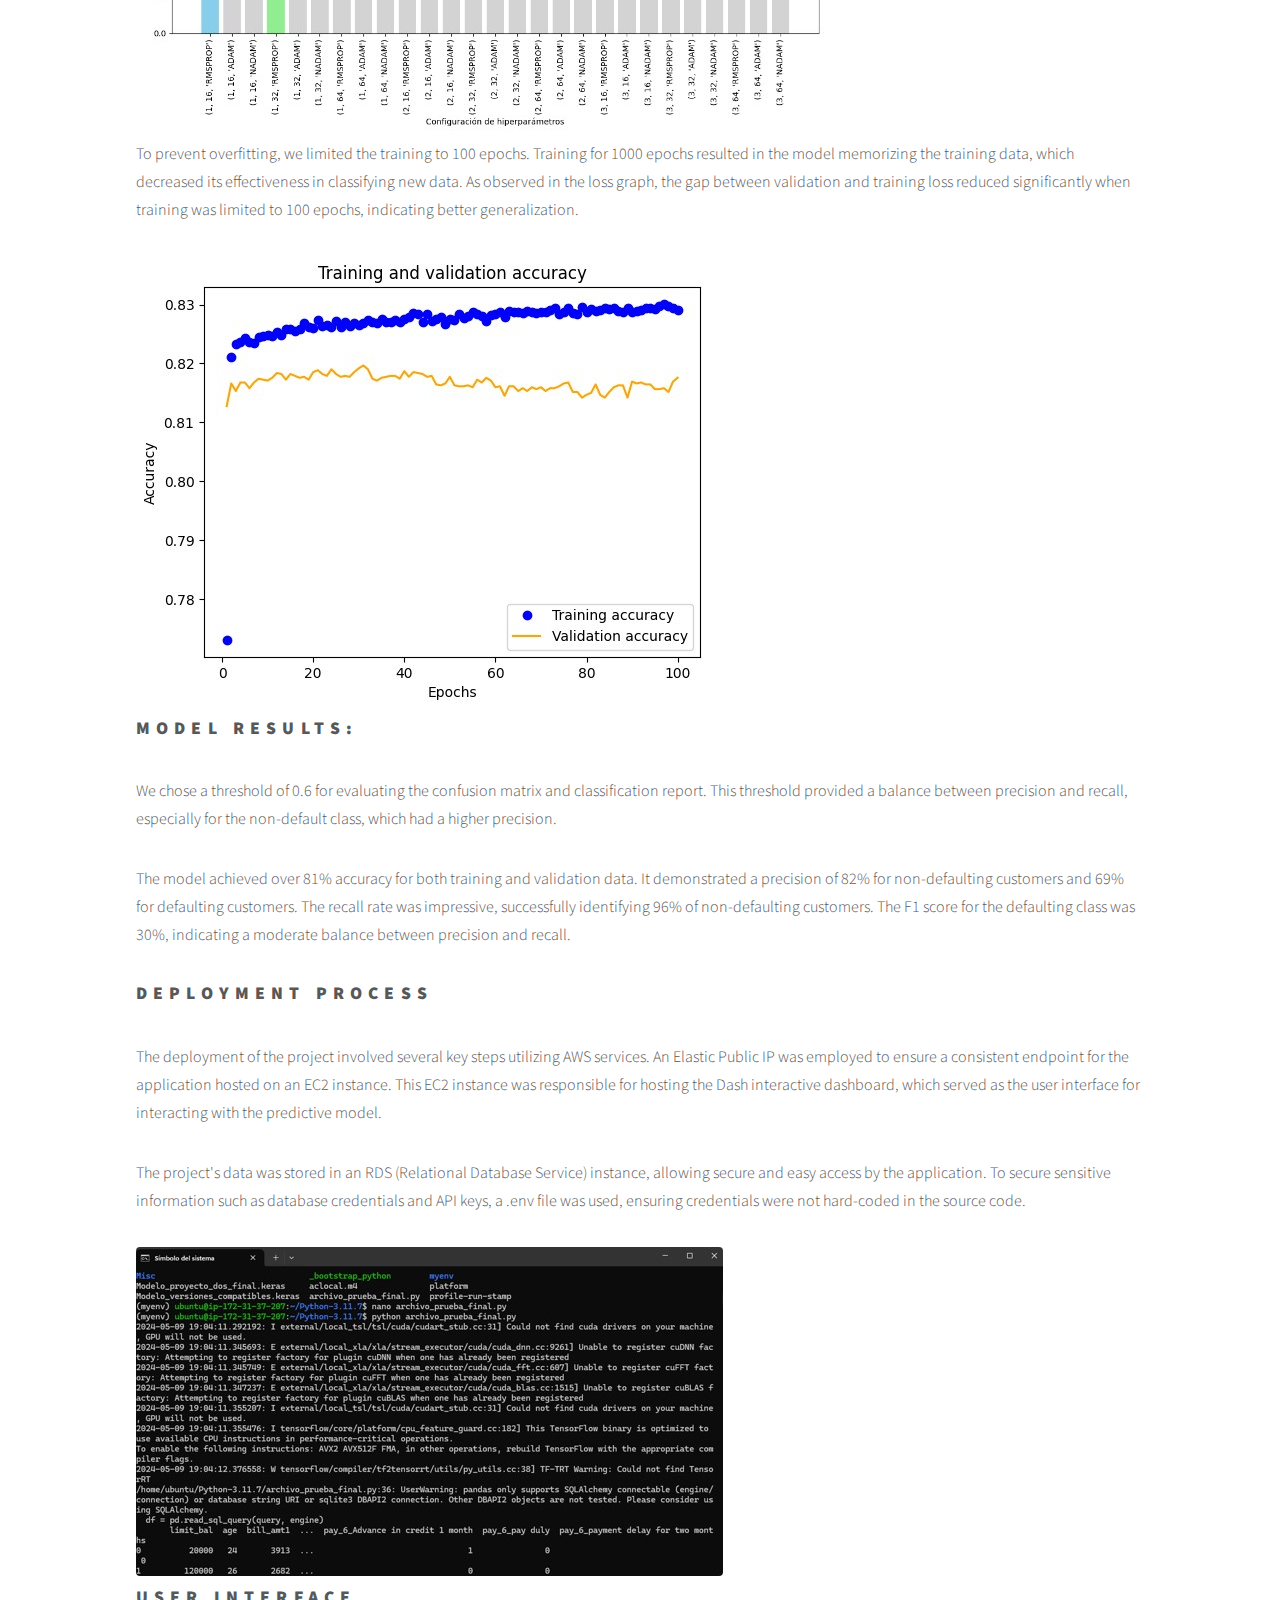
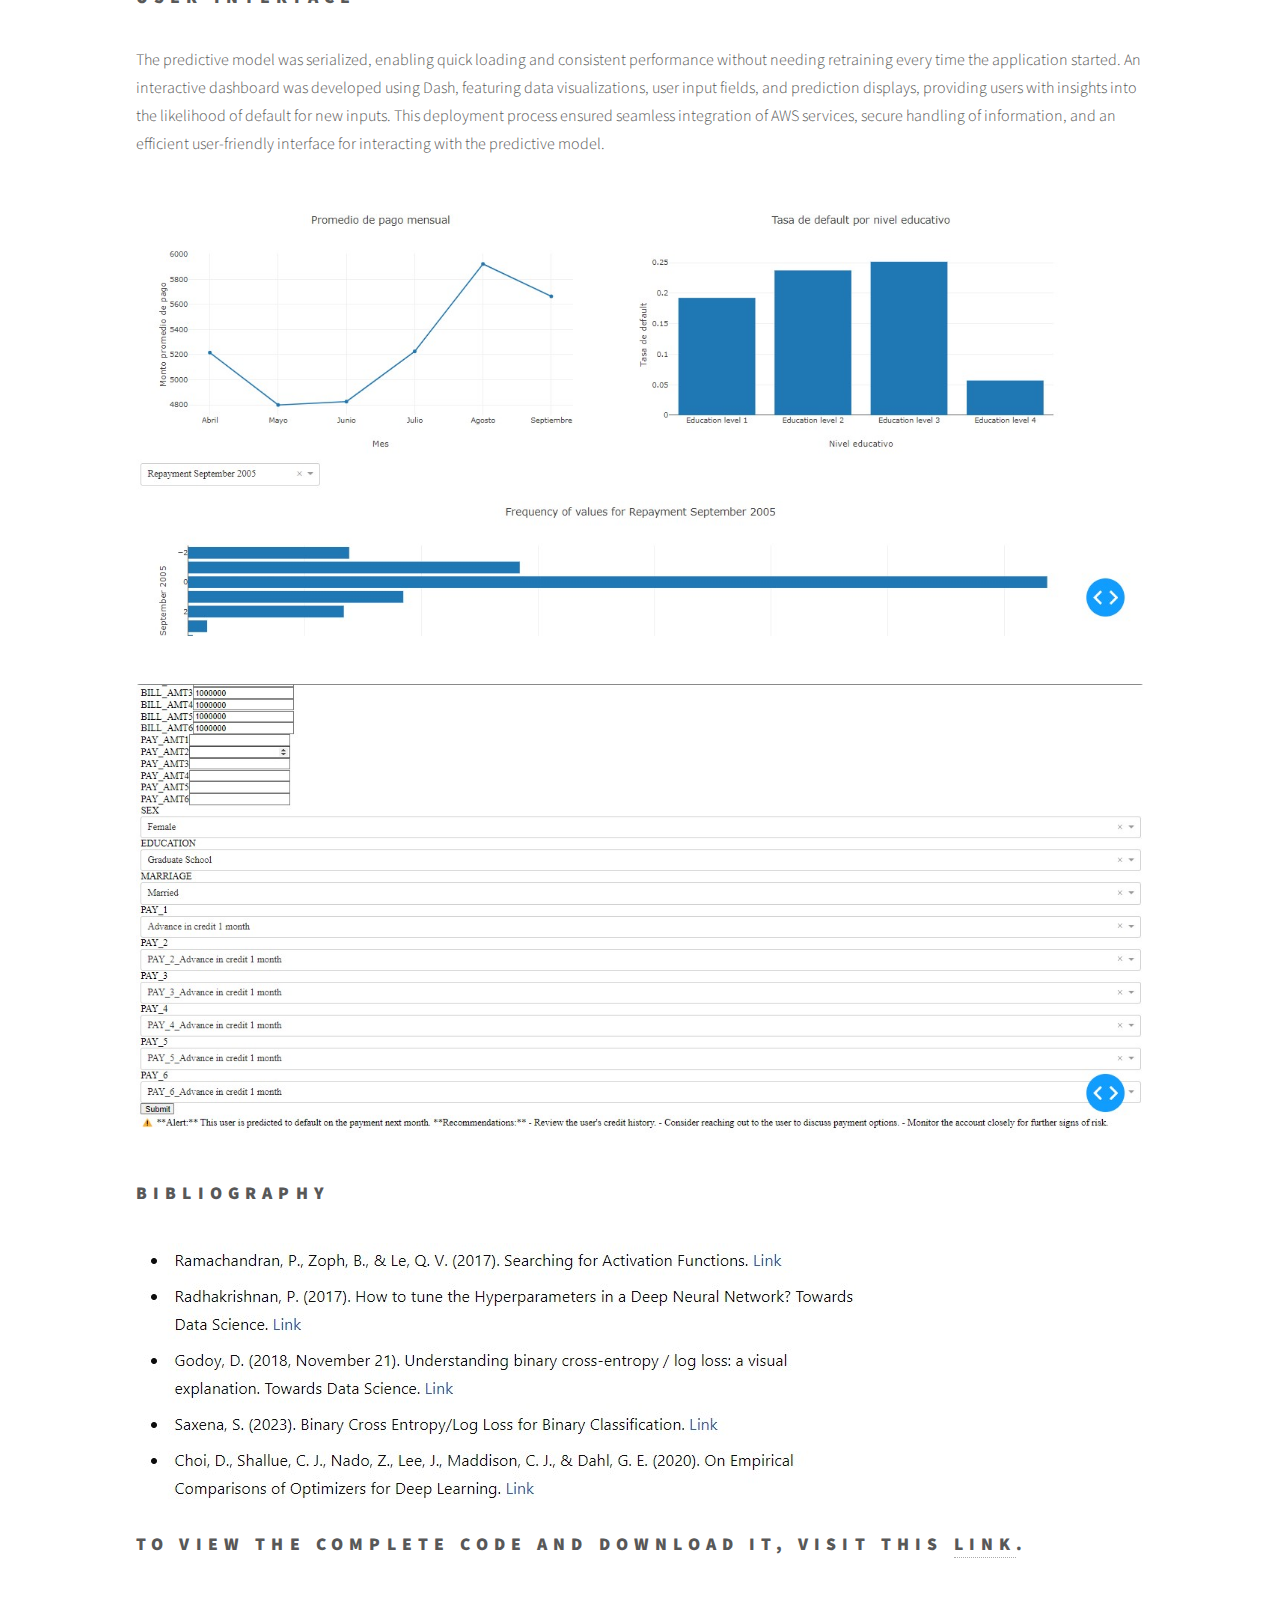
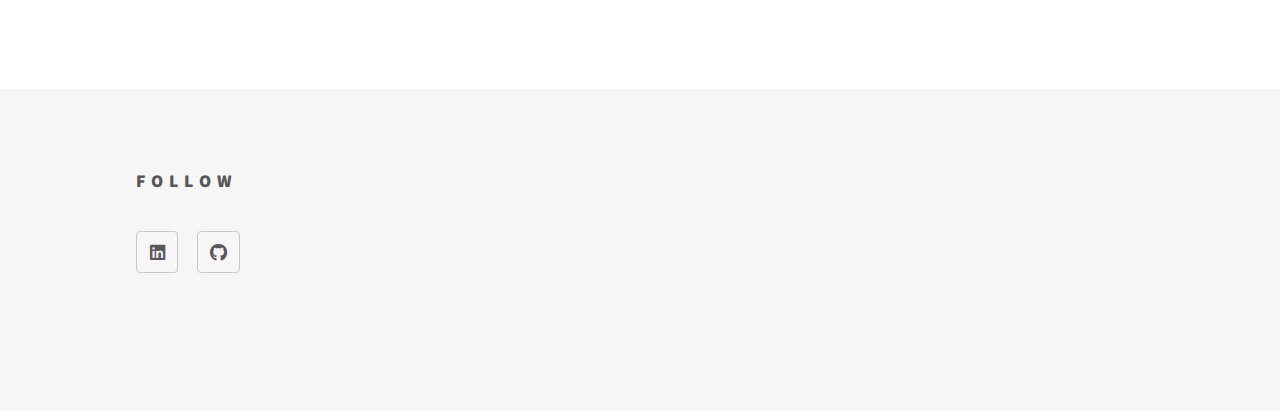
<file: Default_Credit_Cards.html>
<!DOCTYPE HTML>
<!--
	Phantom by HTML5 UP
	html5up.net | @ajlkn
	Free for personal and commercial use under the CCA 3.0 license (html5up.net/license)
-->
<html>
	<head>
		<title>Default of Credit Card Clients</title>
		<meta charset="utf-8" />
		<meta name="viewport" content="width=device-width, initial-scale=1, user-scalable=no" />
		<link rel="stylesheet" href="assets/css/main.css" />
		<noscript><link rel="stylesheet" href="assets/css/noscript.css" /></noscript>
	</head>
	<body class="is-preload">
		<!-- Wrapper -->
			<div id="wrapper">

				<!-- Header -->
					<header id="header">
						<div class="inner">

							<!-- Logo -->
								<a href="index.html" class="logo">
									<span class="symbol"><img src="images/arrowleft.svg" alt="" /></span><span class="title">Projects</span>
								</a>

							<!-- Nav -->
								<nav>
									<ul>
										<li><a href="#menu">Menu</a></li>
									</ul>
								</nav>

						</div>
					</header>

				<!-- Menu -->
					<nav id="menu">
						<h2>Menu</h2>
						<ul>
							<li><a href="index.html">Home</a></li>
						</ul>
					</nav>

				<!-- Main -->
					<div id="main">
						<div class="inner">
							<h1>Prediction of Credit Card Default with an interactive dashboard.</h1>
                            <span class="image main"><img src="images/fondopantalladefaultpayment.jpg" alt="" /></span>
                            <span class="image main"><img src="images/fondopantalladefaultpayment_dos.jpg" alt="" /></span>
                            <h2>Tools and Technologies used</h2>
                            <p>- AWS EC2: Used for hosting the Dash application and managing server operations.</p>
                            <p>- AWS RDS: Employed for storing and retrieving data for analysis.</p>
                            <p>- Python: Utilized for data cleaning, exploration, and model development.</p>
                            <p>- Dash: Used for building the interactive dashboard.</p>
                            <p>- Keras: Employed for building and serializing the neural network model.</p>
                            <h2>Objective</h2>
                            <p>The primary goal of this project is to develop a data analytics product and a predictive tool using neural networks focused on managing risks associated with extending consumer credit. This product aims to provide valuable insights and detailed analysis on factors influencing payment defaults and identify high-risk customers before extending credit.</p>
                            
                            <h2>Business Questions</h2>
                            <p>- What are the main factors that influence customer payment defaults?</p>
                            <p>- How can we identify customers with a high risk of payment default before extending credit?</p>
                            
                            <h2>Data Source and Structure</h2>
                            <p>The data for this project was sourced from the University of California Irvine repository: <a href="https://archive.ics.uci.edu/dataset/350/default+of+credit+card+clients" target="_blank">Default of Credit Card Clients</a>. The dataset includes 23 explanatory variables such as credit amount, gender, education, marital status, age, past payment history, bill statement amounts, and previous payment amounts.</p>
                            <span class="image"><img src="images/paymentdafultdata.jpg" alt="" /></span>

                            <h2>Data Cleaning and Preparation</h2>
                            <p>The data was carefully loaded and cleaned using Python. Missing values were identified and managed appropriately to ensure the data was ready for analysis. Key steps in data preparation included:</p>
                            <p>1. The dataset was loaded from an Excel file using the pandas library in Python. The first row of the dataset was used as the column headers.</p>
                            <p>2. Checked for missing values in each column and handled them appropriately.</p>
                            <p>3. Removed rows with outliers in the 'EDUCATION' and 'MARRIAGE' columns.</p>
                            <p>4. Renamed columns for clarity and converted all columns to numeric types.</p>
                            <p>5. Replaced categorical values with descriptive text and created dummy variables for these categories.</p>
                            <p>6. Converted categorical variables into dummy variables.</p>

                            <h2>Exploratory Data Analysis</h2>
                            <p>The correlation matrix reveals important relationships among the variables. Specifically, the repayment statuses from April to September show a positive correlation with the likelihood of defaulting in the next month. This suggests that the repayment behavior in previous months is a strong indicator of future default risk. For instance, higher repayment delays (positive values in PAY columns) are associated with an increased probability of default.</p>
                            <span class="image"><img src="images/Monthly_Payment_Averages.jpg" alt="" /></span>
                            <p>The line chart illustrates the average monthly payment amounts from April to September. Notably, there is a significant increase in the average payment amount in August, followed by a slight decrease in September. This trend indicates that customers tend to make higher payments towards the end of the observed period, possibly due to catching up on delayed payments or seasonal financial patterns.</p>
                            <span class="image"><img src="images/Default_Rate.jpg" alt="" /></span>
                            <p>The bar chart shows the default rate across different education levels. The highest default rates are observed among customers with education levels 1 (Graduate School) and 2 (University). In contrast, customers with education level 4 (Others) exhibit a significantly lower default rate. This highlights that educational background may influence financial behavior and risk, with more educated individuals potentially being more prone to default, possibly due to higher financial commitments or expectations.</p>
                            <span class="image"><img src="images/nivel_educativo_grafica.jpg" alt="" /></span>
                            
                            <h1>Neural Network Model</h1>
                            <p>The neural network model developed for predicting credit card payment defaults underwent several iterations to optimize its performance and mitigate overfitting. Here's a detailed explanation of the model development and its results:</p>
                            <h2>Hyperparameter Selection with bibliography</h2>
                            <h2>Activation Function</h2>
                            <p>ReLU (Rectified Linear Unit): This function was used for all layers except the output layer due to its proven effectiveness and wide acceptance in training deep neural networks. ReLU helps mitigate the vanishing gradient problem by allowing gradients to flow through the network more effectively. Although recent studies, such as the one by Ramachandran, Zoph, and Le (2017), have proposed new activation functions like Swish that show marginal improvements (less than 1%) in classification accuracy compared to ReLU, ReLU remains the preferred choice in practice for binary classification models.</p>
                            <p>Sigmoid: The Sigmoid activation function was used in the output layer. This choice was made because Sigmoid facilitates the interpretation of output as probabilities, which is essential for binary predictions (Radhakrishnan, 2017). The function compresses input values into a range between 0 and 1, making it ideal for binary classification tasks.</p>
                            <h2>Loss Function</h2>
                            <p>Binary Cross Entropy (Log Loss): This loss function was selected for its suitability and effectiveness in binary classification problems (Saxena, 2023). Binary Cross Entropy measures the error between predicted probabilities and actual class labels, providing a clear signal to improve the model during training. It works particularly well with the Sigmoid activation function, as Sigmoid outputs probabilities that Binary Cross Entropy can evaluate accurately (Ibrahim, 2023). This synergy between Binary Cross Entropy and Sigmoid helps optimize the model's performance in distinguishing between the two classes.</p>
                            <h2>Optimizer</h2>
                            <p>RMSPROP, ADAM, and NADAM: These optimizers were chosen based on their proven effectiveness across various deep learning applications. According to recent research by Choi et al. (2020), these optimizers adapt dynamically to the learning rate, allowing them to converge quickly to optimal solutions. The study also suggests that these optimizers generally outperform simpler alternatives like SGD, Nesterov, or Momentum in terms of validation error and test error across different deep learning tasks.</p>
                            <h2>Hyperparameter Selection with iteration</h2>
                            <p>In the process of developing a neural network model to predict the default on credit card payments, we carefully selected the model's hyperparameters, including the number of layers, neurons per layer, and the optimizer used. The primary goal was to achieve a balance between model complexity and performance while minimizing overfitting.</p>
                            <p>We tested various combinations of layers, neurons, and optimizers to identify the best configuration. </p>
                            <p>Number of Layers: 1, 2, and 3 layers.</p>
                            <p>Number of Neurons: 16, 32, and 64 neurons per layer.</p>
                            <p>Optimizers: RMSPROP, ADAM, and NADAM.</p>
                            <p>The configuration with 1 layer, 16 neurons, and the RMSPROP optimizer achieved the lowest loss, indicating it was the best at minimizing error during training.  Also, performed well in terms of accuracy, confirming its effectiveness.</p>
                            <span class="image"><img src="images/perdidahiperparametrosbanco.jpg" alt="" /></span>
                            <span class="image"><img src="images/Precisiónhiperparametrosbanco.jpg" alt="" /></span>
                            <p>To prevent overfitting, we limited the training to 100 epochs. Training for 1000 epochs resulted in the model memorizing the training data, which decreased its effectiveness in classifying new data. As observed in the loss graph, the gap between validation and training loss reduced significantly when training was limited to 100 epochs, indicating better generalization.</p>
                            <span class="image"><img src="images/overfitting_banco.jpg" alt="" /></span>
                            <h2>Model Results:</h2>
                            <p>We chose a threshold of 0.6 for evaluating the confusion matrix and classification report. This threshold provided a balance between precision and recall, especially for the non-default class, which had a higher precision.</p>
                            <p>The model achieved over 81% accuracy for both training and validation data. It demonstrated a precision of 82% for non-defaulting customers and 69% for defaulting customers. The recall rate was impressive, successfully identifying 96% of non-defaulting customers. The F1 score for the defaulting class was 30%, indicating a moderate balance between precision and recall.</p>
                            <h2>Deployment Process</h2>
                            <p>The deployment of the project involved several key steps utilizing AWS services. An Elastic Public IP was employed to ensure a consistent endpoint for the application hosted on an EC2 instance. This EC2 instance was responsible for hosting the Dash interactive dashboard, which served as the user interface for interacting with the predictive model.</p>
                            <p>The project's data was stored in an RDS (Relational Database Service) instance, allowing secure and easy access by the application. To secure sensitive information such as database credentials and API keys, a .env file was used, ensuring credentials were not hard-coded in the source code.</p>
                            <span class="image"><img src="images/EC2_Y_RDSbanco.jpg" alt="" /></span>
                            <h2>User Interface</h2>
                            <p>The predictive model was serialized, enabling quick loading and consistent performance without needing retraining every time the application started. An interactive dashboard was developed using Dash, featuring data visualizations, user input fields, and prediction displays, providing users with insights into the likelihood of default for new inputs. This deployment process ensured seamless integration of AWS services, secure handling of information, and an efficient user-friendly interface for interacting with the predictive model.</p>
                            <span class="image main"><img src="images/fondopantalladefaultpayment.jpg" alt="" /></span>
                            <span class="image main"><img src="images/fondopantalladefaultpayment_dos.jpg" alt="" /></span>
                            <h2>Bibliography</h2>
                            <span class="image"><img src="images/Bibliografiabanco.jpg" alt="" /></span>
                            <h2>To view the complete code and download it, visit this <a href="https://github.com/Juanxtron/Juanxtron/tree/main/Default_credit_card" target="_blank">link</a>.</h2>

                        </div>
					</div>

				<!-- Footer -->
					<footer id="footer">
						<div class="inner">
							<section>
								<h2>Follow</h2>
								<ul class="icons">
									<li><a href="https://www.linkedin.com/in/juan-pablo-cancelado-caro/" class="icon brands style2 fa-linkedin"><span class="label">Linkedin</span></a></li>
									<li><a href="https://github.com/Juanxtron/Juanxtron" class="icon brands style2 fa-github"><span class="label">GitHub</span></a></li>
								</ul>
								</ul>
							</section>
							<ul class="copyright">
							</ul>
						</div>
					</footer>

			</div>

		<!-- Scripts -->
			<script src="assets/js/jquery.min.js"></script>
			<script src="assets/js/browser.min.js"></script>
			<script src="assets/js/breakpoints.min.js"></script>
			<script src="assets/js/util.js"></script>
			<script src="assets/js/main.js"></script>

	</body>
</html>
</file>
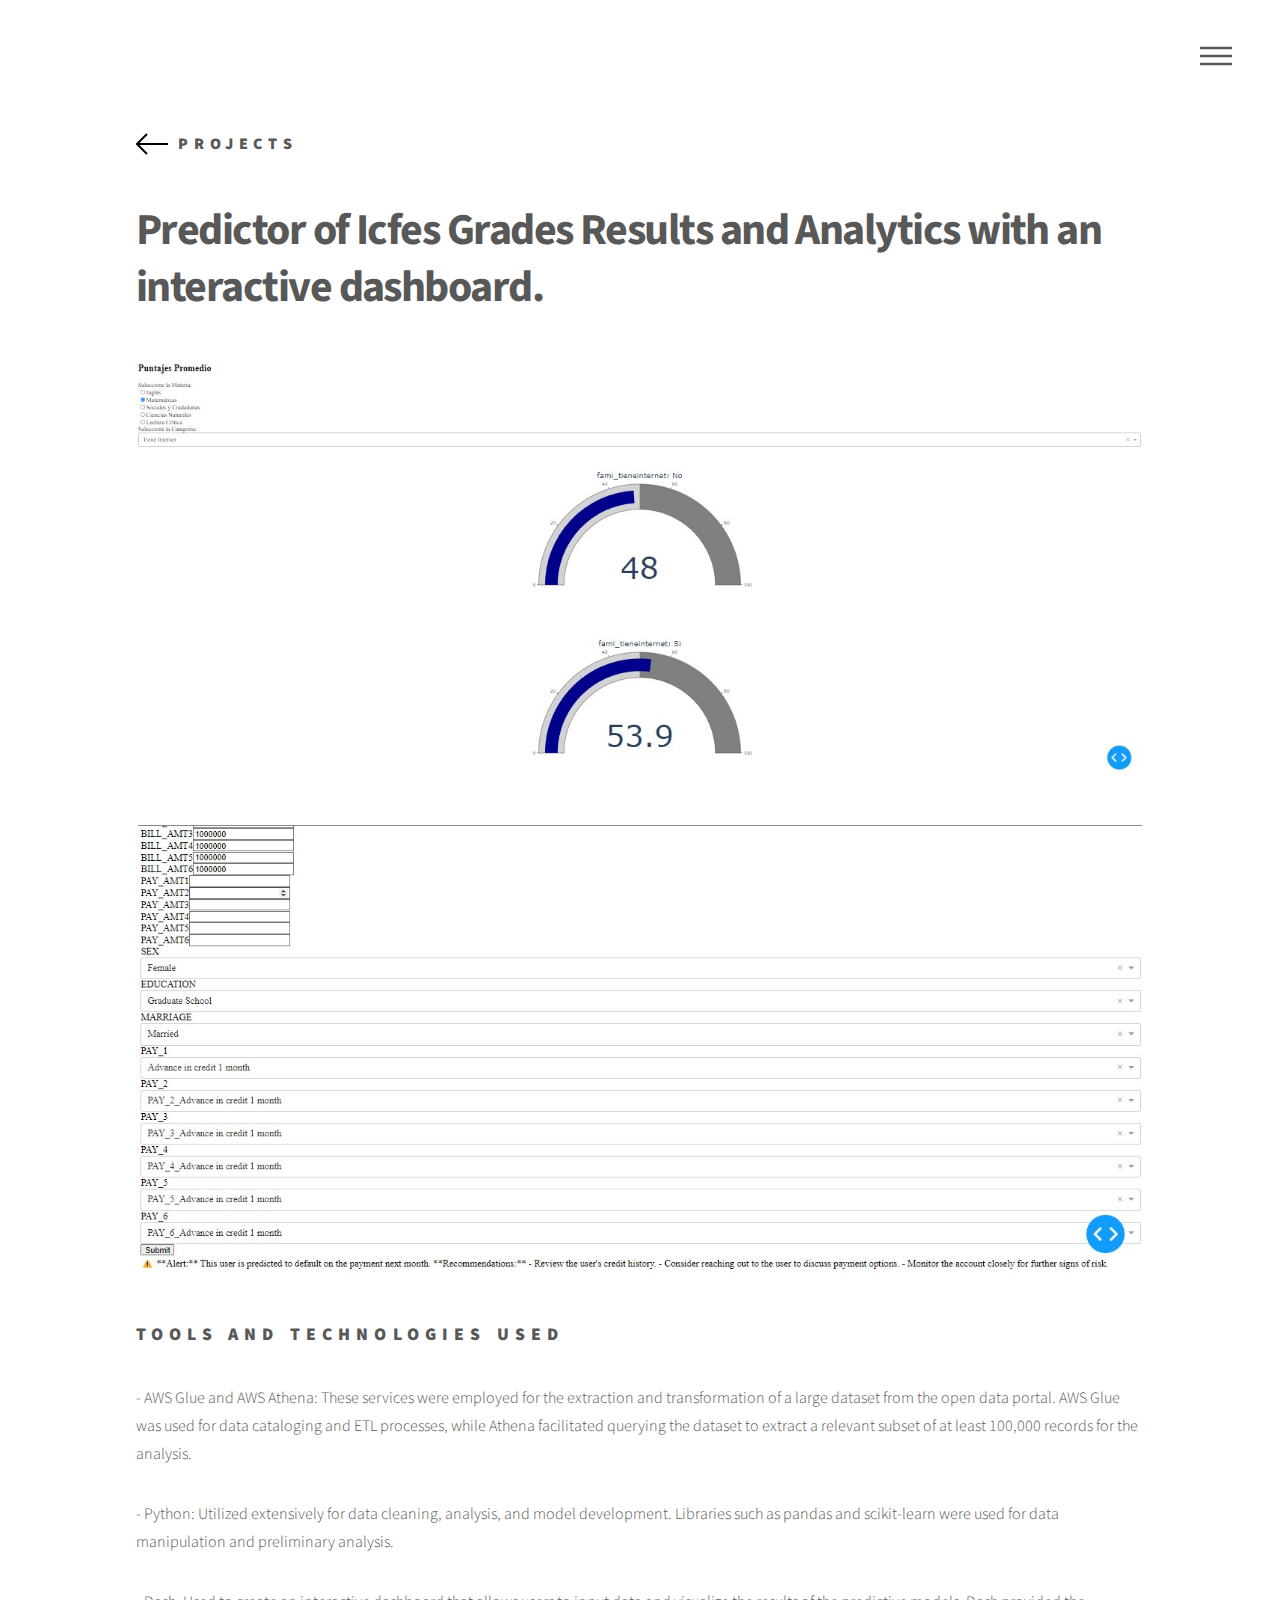
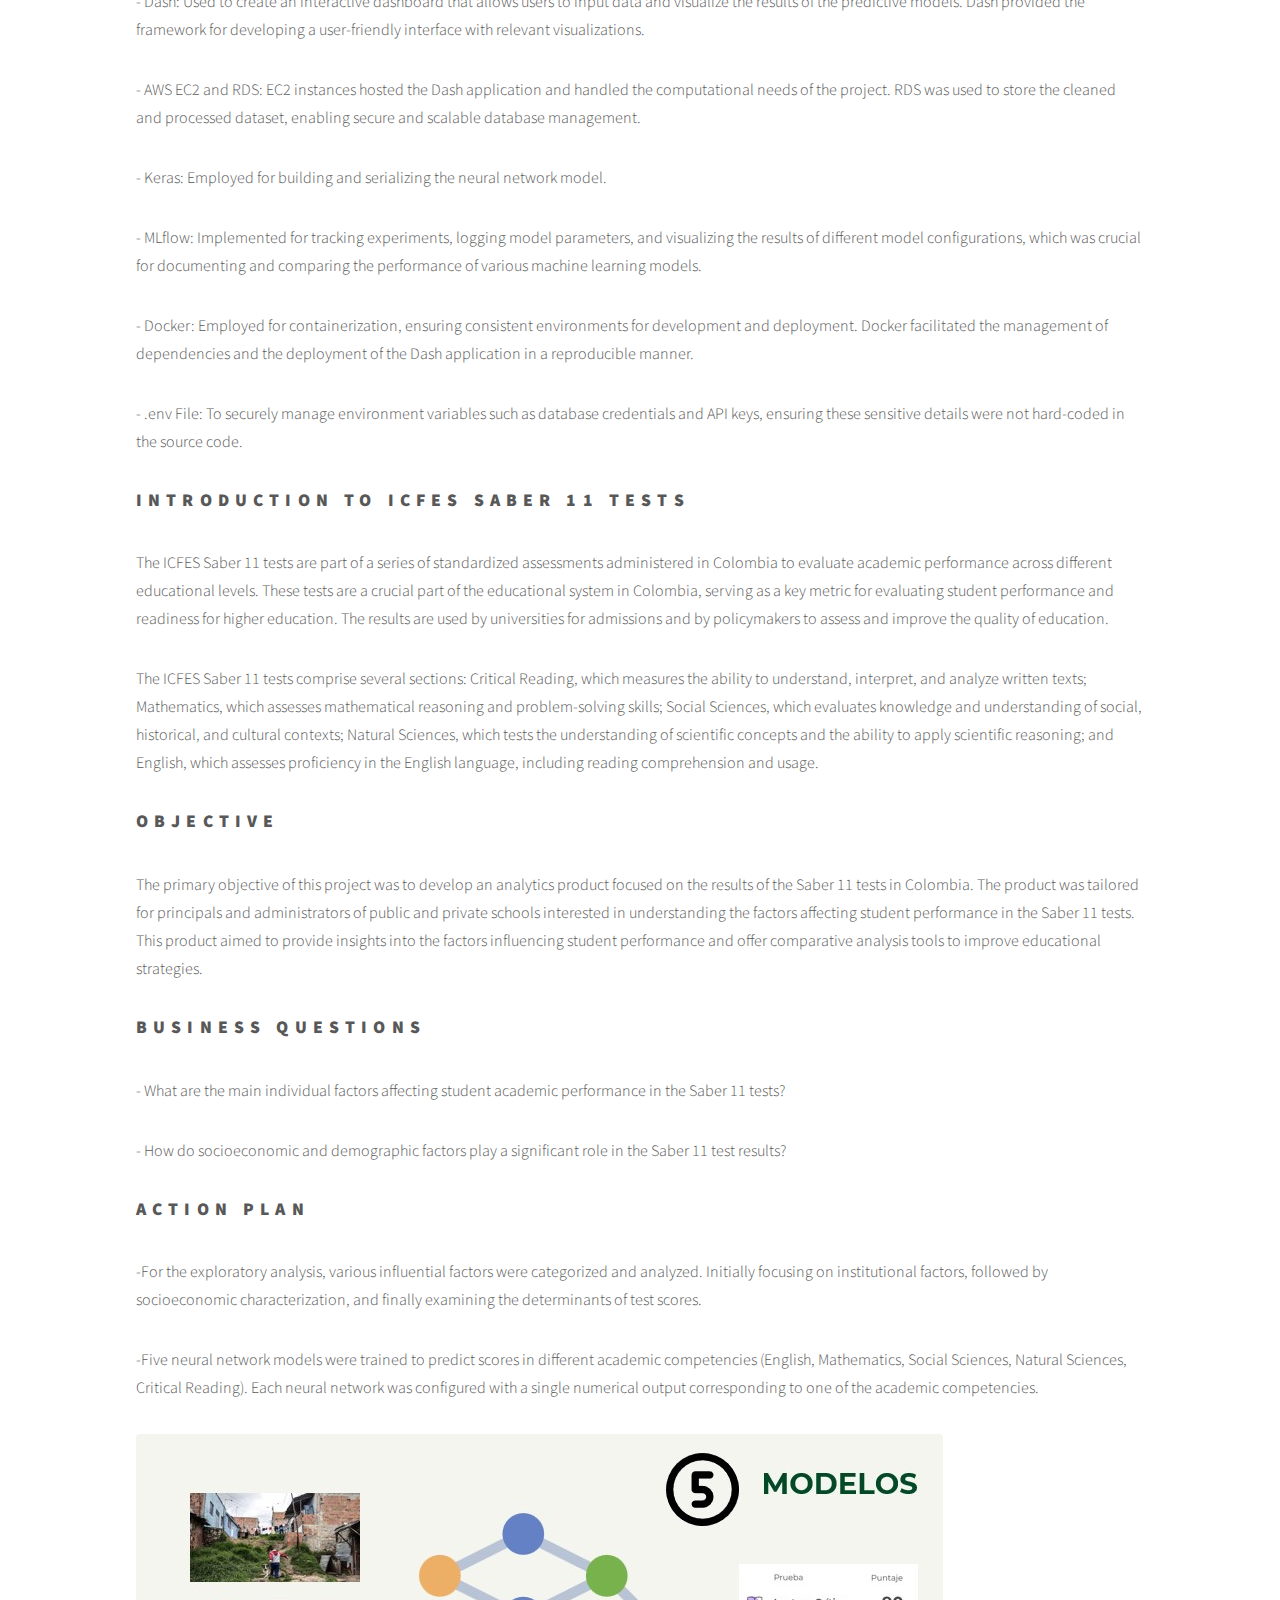
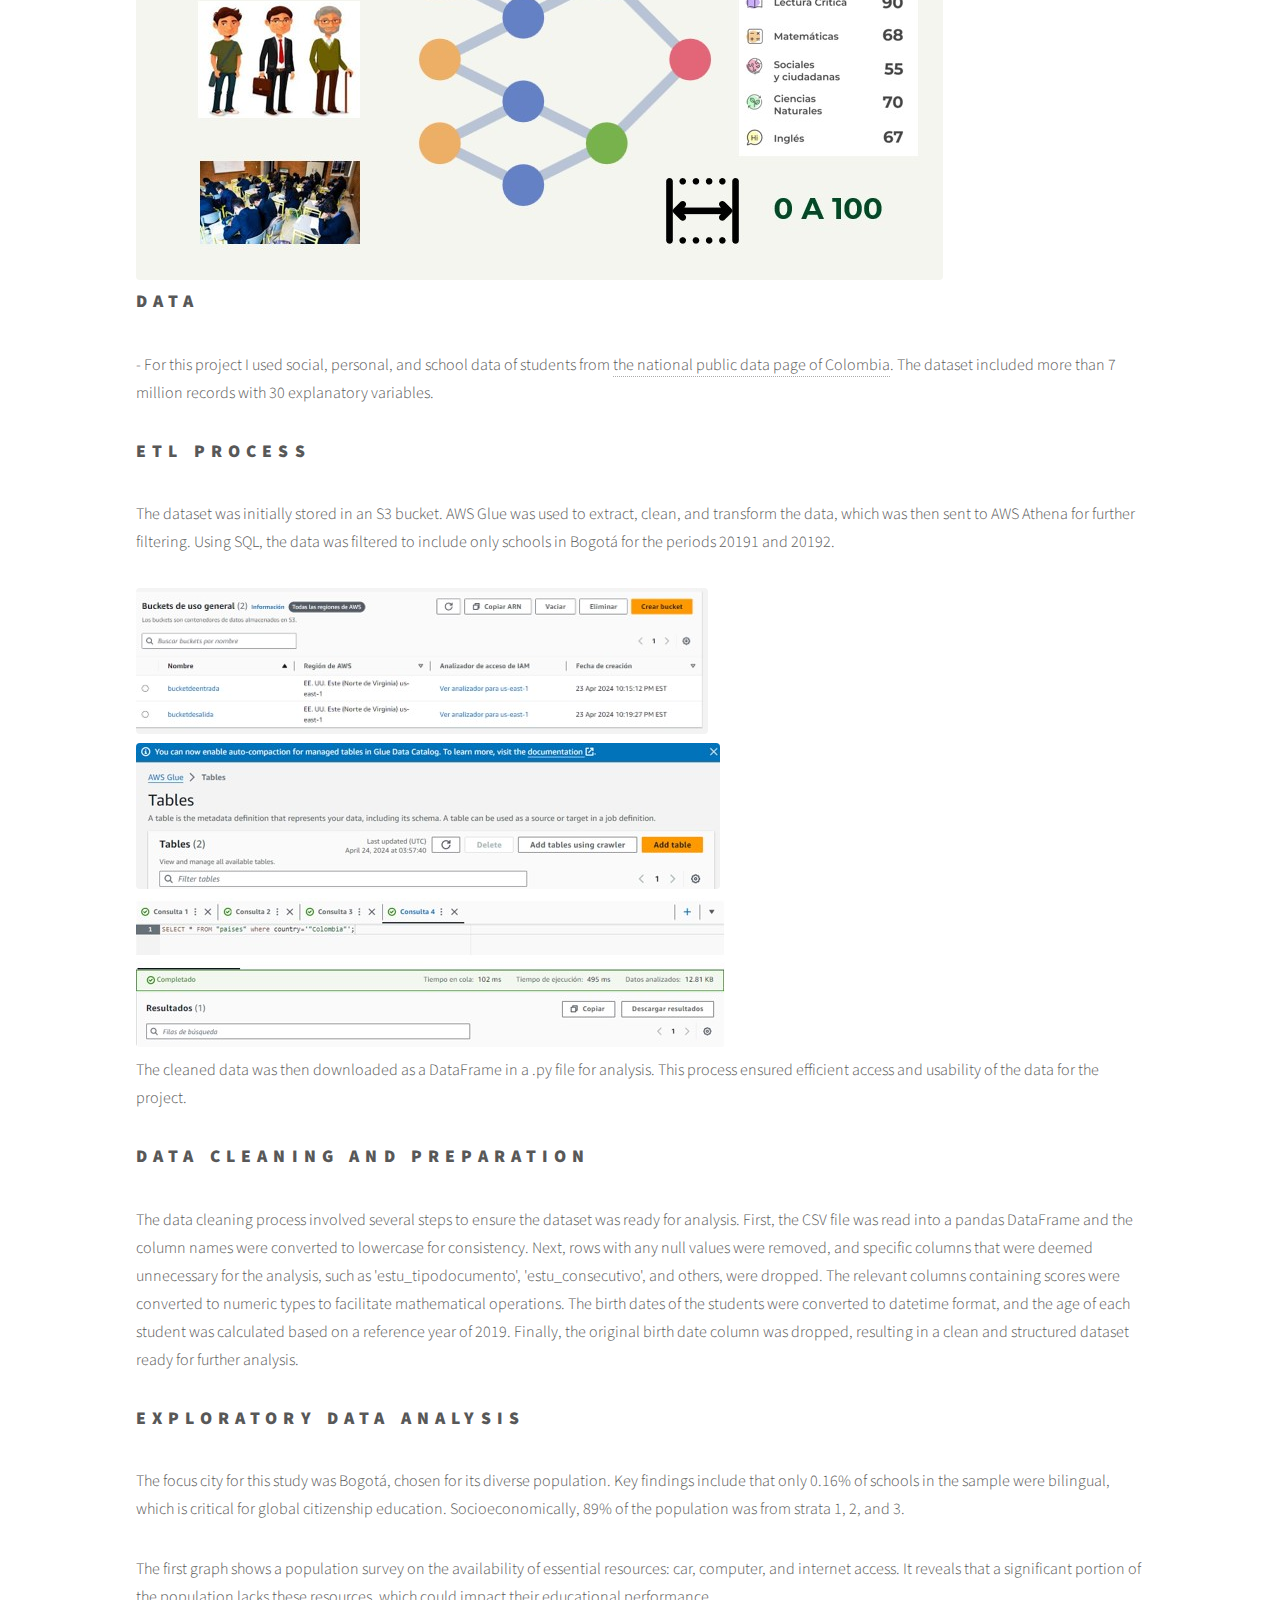
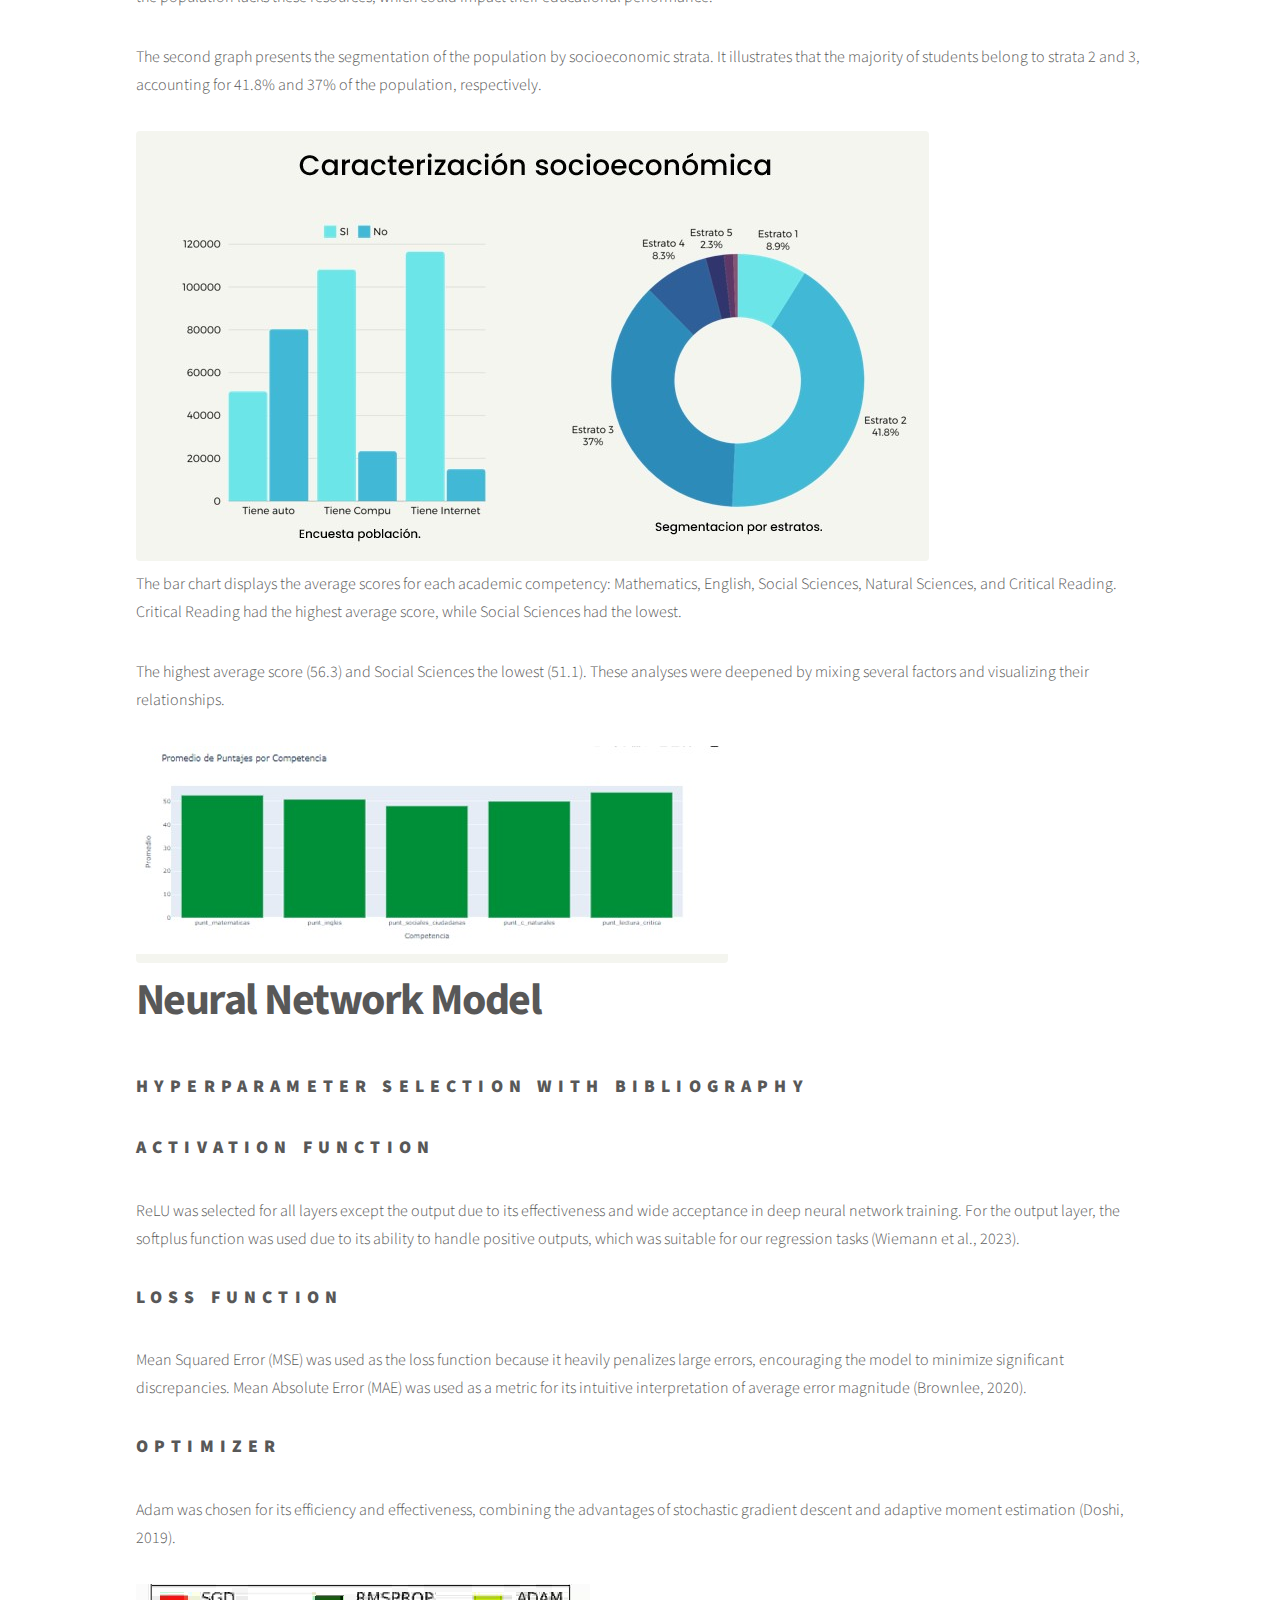
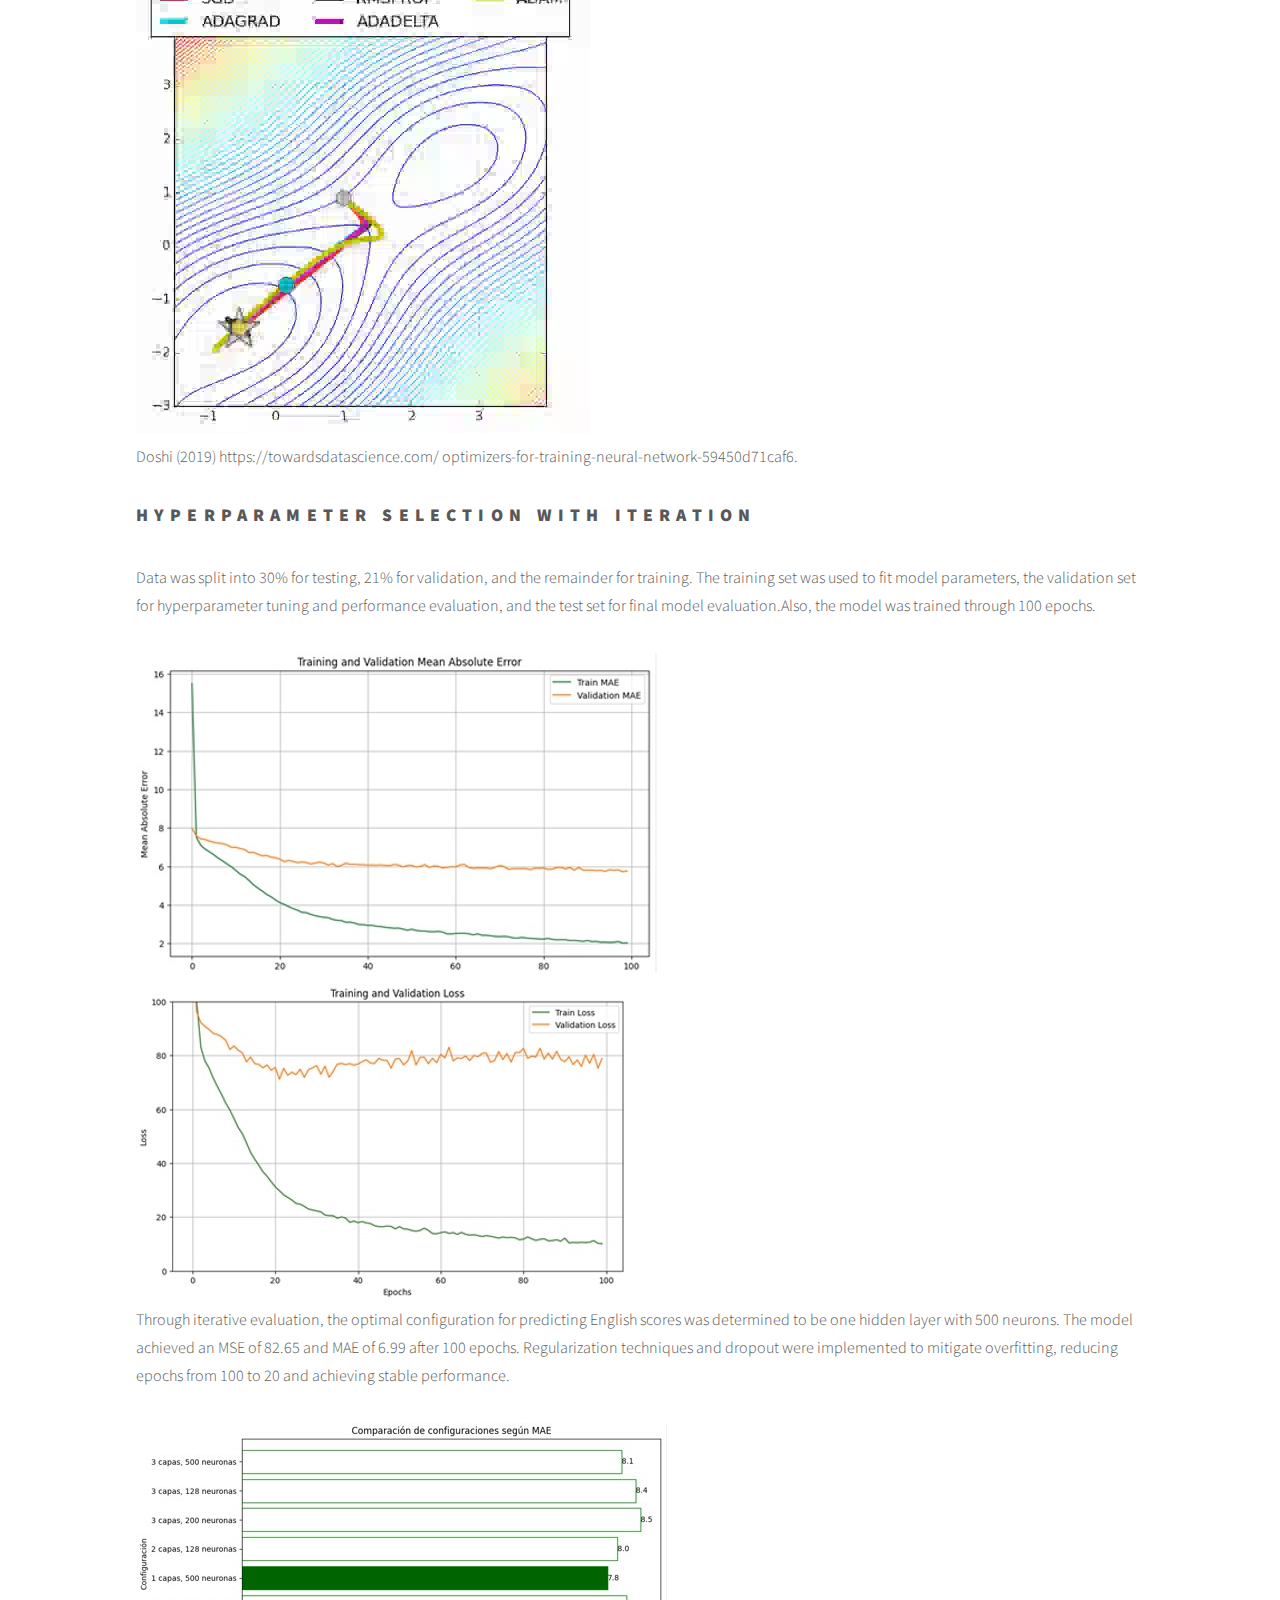
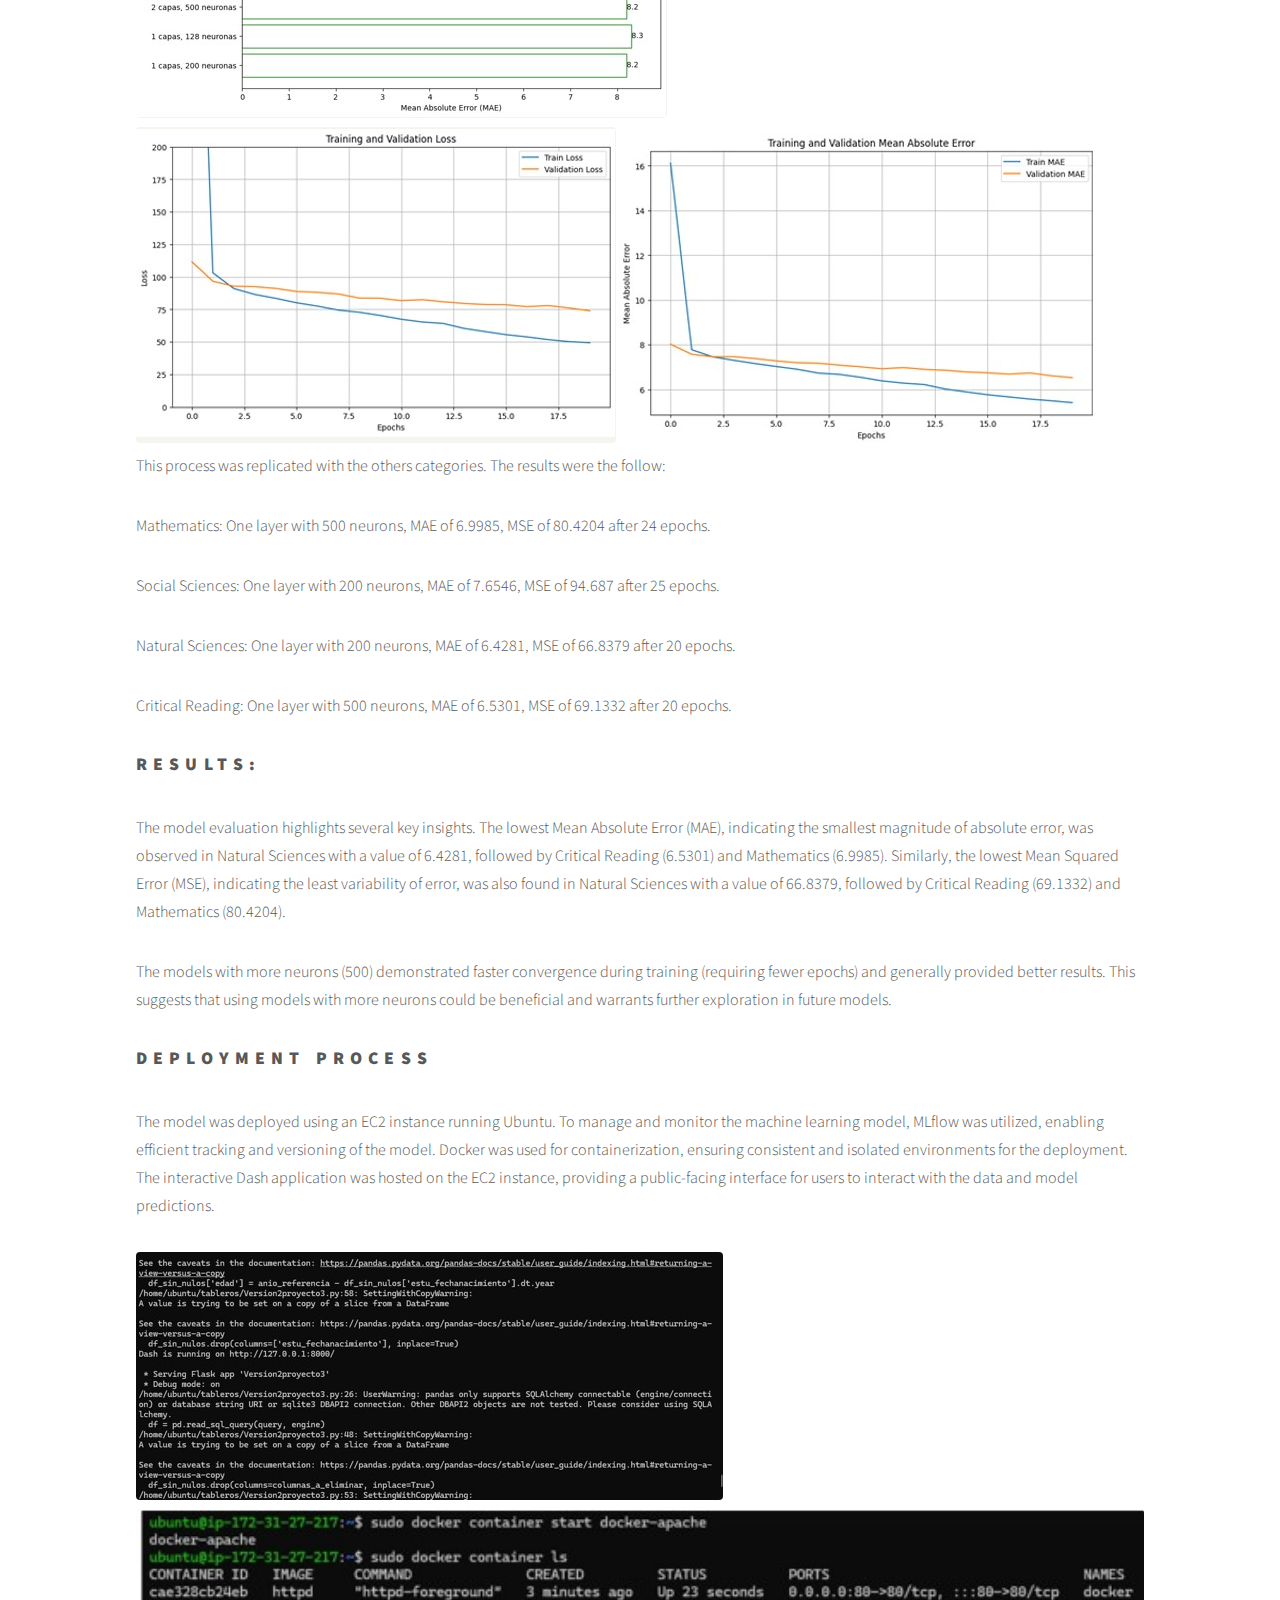
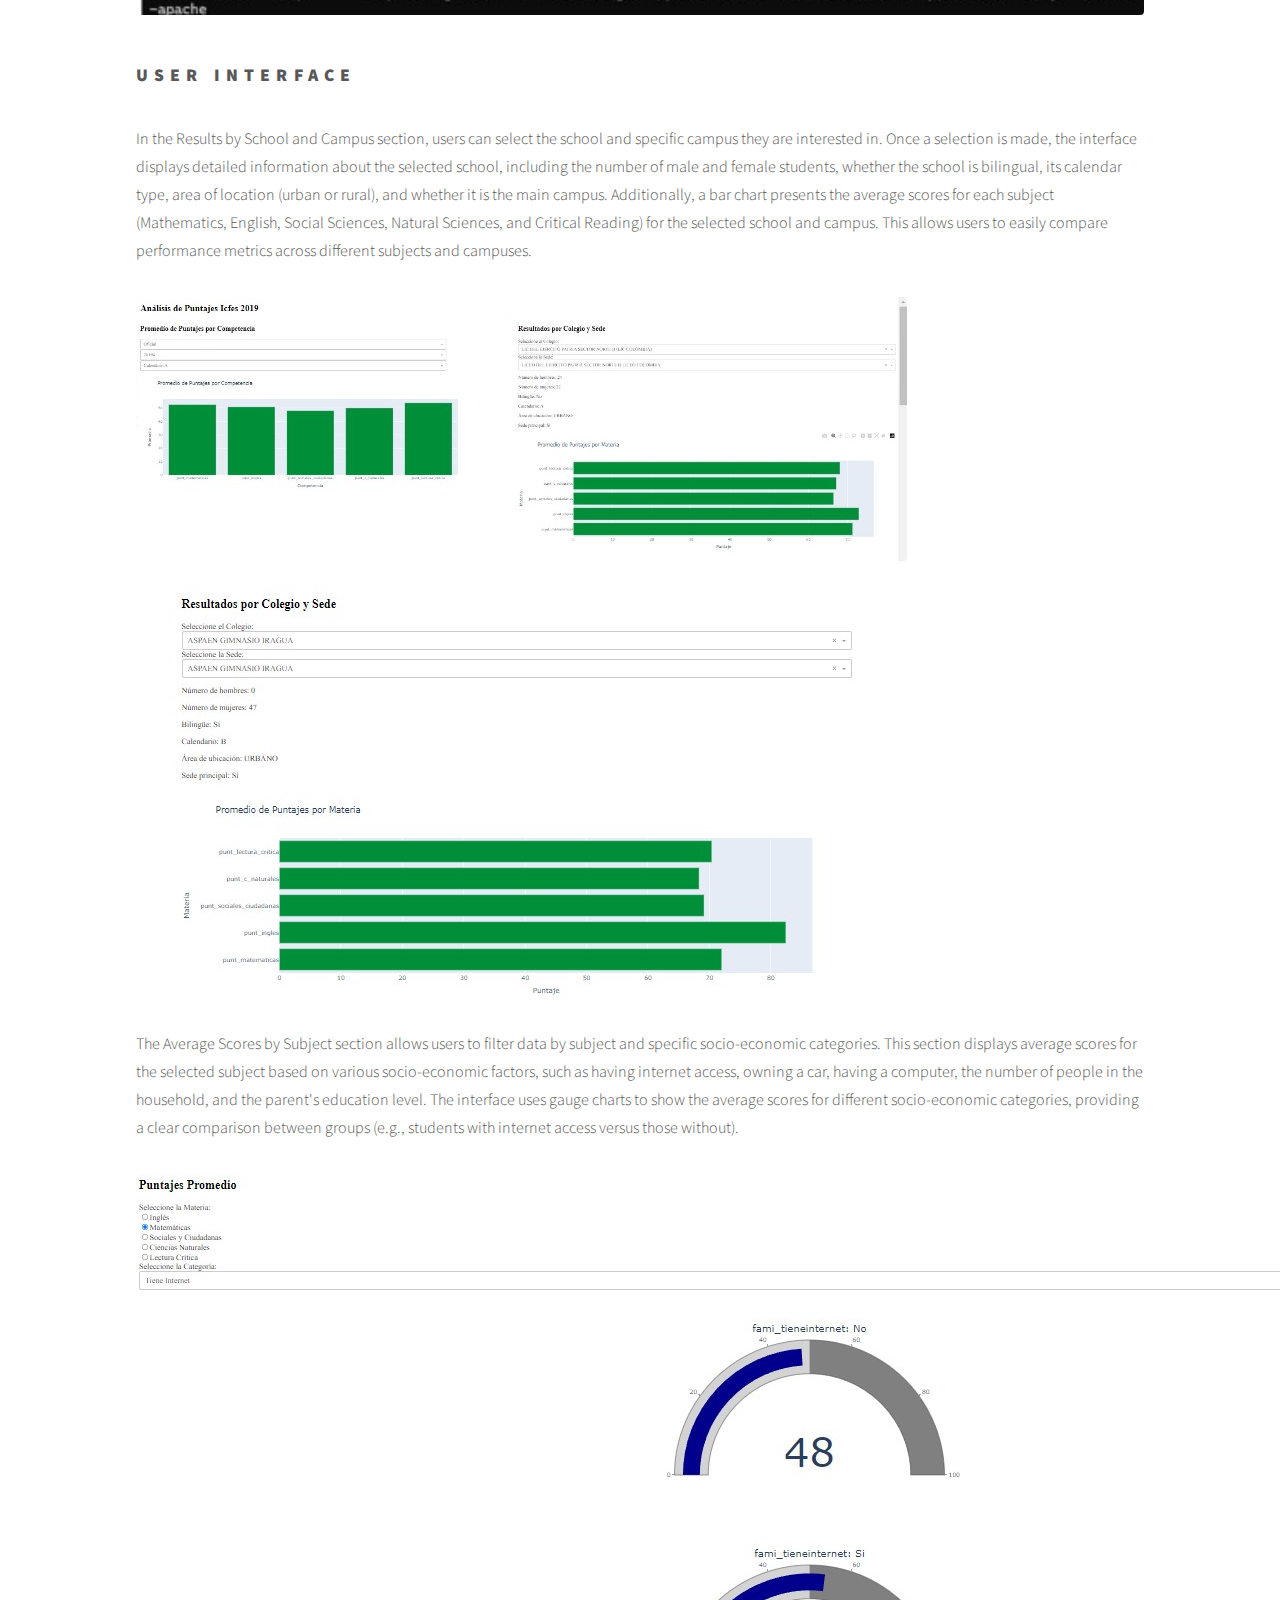
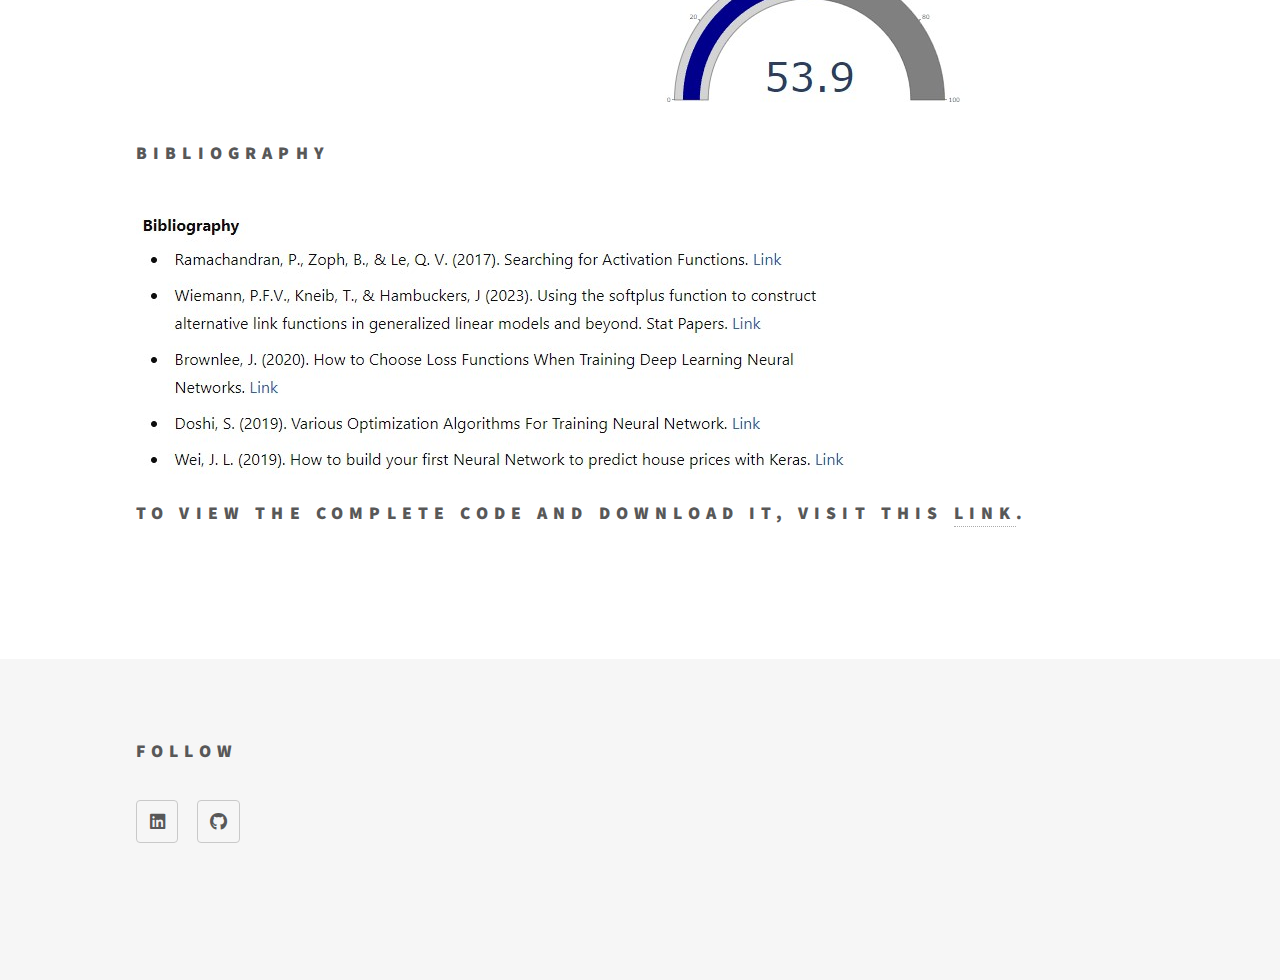
<file: Icfes_grades_prediction.html>
<!DOCTYPE HTML>
<!--
	Phantom by HTML5 UP
	html5up.net | @ajlkn
	Free for personal and commercial use under the CCA 3.0 license (html5up.net/license)
-->
<html>
	<head>
		<title>Predictor of Icfes Grades Results and Analytics</title>
		<meta charset="utf-8" />
		<meta name="viewport" content="width=device-width, initial-scale=1, user-scalable=no" />
		<link rel="stylesheet" href="assets/css/main.css" />
		<noscript><link rel="stylesheet" href="assets/css/noscript.css" /></noscript>
	</head>
	<body class="is-preload">
		<!-- Wrapper -->
			<div id="wrapper">

				<!-- Header -->
					<header id="header">
						<div class="inner">

							<!-- Logo -->
								<a href="index.html" class="logo">
									<span class="symbol"><img src="images/arrowleft.svg" alt="" /></span><span class="title">Projects</span>
								</a>

							<!-- Nav -->
								<nav>
									<ul>
										<li><a href="#menu">Menu</a></li>
									</ul>
								</nav>

						</div>
					</header>

				<!-- Menu -->
					<nav id="menu">
						<h2>Menu</h2>
						<ul>
							<li><a href="index.html">Home</a></li>
						</ul>
					</nav>

				<!-- Main -->
					<div id="main">
						<div class="inner">
							<h1>Predictor of Icfes Grades Results and Analytics with an interactive dashboard.</h1>
                            <span class="image main"><img src="images/PortadaIcfes.jpg" alt="" /></span>
                            <span class="image main"><img src="images/fondopantalladefaultpayment_dos.jpg" alt="" /></span>
                            <h2>Tools and Technologies used</h2>
                            <p>- AWS Glue and AWS Athena: These services were employed for the extraction and transformation of a large dataset from the open data portal. AWS Glue was used for data cataloging and ETL processes, while Athena facilitated querying the dataset to extract a relevant subset of at least 100,000 records for the analysis.</p>
                            <p>- Python: Utilized extensively for data cleaning, analysis, and model development. Libraries such as pandas and scikit-learn were used for data manipulation and preliminary analysis.</p>
                            <p>- Dash: Used to create an interactive dashboard that allows users to input data and visualize the results of the predictive models. Dash provided the framework for developing a user-friendly interface with relevant visualizations.</p>
                            <p>- AWS EC2 and RDS: EC2 instances hosted the Dash application and handled the computational needs of the project. RDS was used to store the cleaned and processed dataset, enabling secure and scalable database management.</p>
                            <p>- Keras: Employed for building and serializing the neural network model.</p>
                            <p>- MLflow: Implemented for tracking experiments, logging model parameters, and visualizing the results of different model configurations, which was crucial for documenting and comparing the performance of various machine learning models.</p>
                            <p>- Docker: Employed for containerization, ensuring consistent environments for development and deployment. Docker facilitated the management of dependencies and the deployment of the Dash application in a reproducible manner.</p>
                            <p>- .env File: To securely manage environment variables such as database credentials and API keys, ensuring these sensitive details were not hard-coded in the source code.</p>
                            <h2>Introduction to ICFES Saber 11 Tests</h2>
                            <p>The ICFES Saber 11 tests are part of a series of standardized assessments administered in Colombia to evaluate academic performance across different educational levels. These tests are a crucial part of the educational system in Colombia, serving as a key metric for evaluating student performance and readiness for higher education. The results are used by universities for admissions and by policymakers to assess and improve the quality of education.</p>
                            <p>The ICFES Saber 11 tests comprise several sections: Critical Reading, which measures the ability to understand, interpret, and analyze written texts; Mathematics, which assesses mathematical reasoning and problem-solving skills; Social Sciences, which evaluates knowledge and understanding of social, historical, and cultural contexts; Natural Sciences, which tests the understanding of scientific concepts and the ability to apply scientific reasoning; and English, which assesses proficiency in the English language, including reading comprehension and usage.</p>
                            <h2>Objective</h2>
                            <p>The primary objective of this project was to develop an analytics product focused on the results of the Saber 11 tests in Colombia. The product was tailored for principals and administrators of public and private schools interested in understanding the factors affecting student performance in the Saber 11 tests. This product aimed to provide insights into the factors influencing student performance and offer comparative analysis tools to improve educational strategies.</p>
                            
                            <h2>Business Questions</h2>
                            <p>- What are the main individual factors affecting student academic performance in the Saber 11 tests?</p>
                            <p>- How do socioeconomic and demographic factors play a significant role in the Saber 11 test results?</p>

                            <h2>Action Plan</h2>
                            <p>-For the exploratory analysis, various influential factors were categorized and analyzed. Initially focusing on institutional factors, followed by socioeconomic characterization, and finally examining the determinants of test scores.</p>
                            <p>-Five neural network models were trained to predict scores in different academic competencies (English, Mathematics, Social Sciences, Natural Sciences, Critical Reading). Each neural network was configured with a single numerical output corresponding to one of the academic competencies. </p>
                            <span class="image"><img src="images/cincomodelosicfes.jpg" alt="" /></span>
                            
                            <h2>Data</h2>
                            <p>- For this project I used social, personal, and school data of students from <a href="https://www.datos.gov.co/Educaci-n/Resultados-nicos-Saber-11/kgxf-xxbe" target="_blank">the national public data page of Colombia</a>. The dataset included more than 7 million records with 30 explanatory variables.</p>
                            
                            <h2>ETL Process</h2>
                            <p>The dataset was initially stored in an S3 bucket. AWS Glue was used to extract, clean, and transform the data, which was then sent to AWS Athena for further filtering. Using SQL, the data was filtered to include only schools in Bogotá for the periods 20191 and 20192.</p>
                            <span class="image"><img src="images/buckedentradaysalida.jpg" alt="" /></span>
                            <span class="image"><img src="images/tablasenawsglue.jpg" alt="" /></span>
                            <span class="image"><img src="images/consultaathena.jpg" alt="" /></span>
                            <p>The cleaned data was then downloaded as a DataFrame in a .py file for analysis. This process ensured efficient access and usability of the data for the project.</p>
                            
                            <h2>Data Cleaning and Preparation</h2>
                            <p>The data cleaning process involved several steps to ensure the dataset was ready for analysis. First, the CSV file was read into a pandas DataFrame and the column names were converted to lowercase for consistency. Next, rows with any null values were removed, and specific columns that were deemed unnecessary for the analysis, such as 'estu_tipodocumento', 'estu_consecutivo', and others, were dropped. The relevant columns containing scores were converted to numeric types to facilitate mathematical operations. The birth dates of the students were converted to datetime format, and the age of each student was calculated based on a reference year of 2019. Finally, the original birth date column was dropped, resulting in a clean and structured dataset ready for further analysis.</p>
                            
                            <h2>Exploratory Data Analysis</h2>
                            <p>The focus city for this study was Bogotá, chosen for its diverse population. Key findings include that only 0.16% of schools in the sample were bilingual, which is critical for global citizenship education. Socioeconomically, 89% of the population was from strata 1, 2, and 3.</p>
                            <p>The first graph shows a population survey on the availability of essential resources: car, computer, and internet access. It reveals that a significant portion of the population lacks these resources, which could impact their educational performance.</p>
                            <p>The second graph presents the segmentation of the population by socioeconomic strata. It illustrates that the majority of students belong to strata 2 and 3, accounting for 41.8% and 37% of the population, respectively.</p>
                            <span class="image"><img src="images/caracterizaciónIcfes.jpg" alt="" /></span>
                            <p>The bar chart displays the average scores for each academic competency: Mathematics, English, Social Sciences, Natural Sciences, and Critical Reading. Critical Reading had the highest average score, while Social Sciences had the lowest.</p>
                            <p>The highest average score (56.3) and Social Sciences the lowest (51.1). These analyses were deepened by mixing several factors and visualizing their relationships.</p>
                            <span class="image"><img src="images/promediopuntajeporcompetencia.jpg" alt="" /></span>
                            
                            <h1>Neural Network Model</h1>
                            <h2>Hyperparameter Selection with bibliography</h2>
                            <h2>Activation Function</h2>
                            <p>ReLU was selected for all layers except the output due to its effectiveness and wide acceptance in deep neural network training. For the output layer, the softplus function was used due to its ability to handle positive outputs, which was suitable for our regression tasks (Wiemann et al., 2023).</p>
                            <h2>Loss Function</h2>
                            <p>Mean Squared Error (MSE) was used as the loss function because it heavily penalizes large errors, encouraging the model to minimize significant discrepancies. Mean Absolute Error (MAE) was used as a metric for its intuitive interpretation of average error magnitude (Brownlee, 2020).</p>
                            <h2>Optimizer</h2>
                            <p>Adam was chosen for its efficiency and effectiveness, combining the advantages of stochastic gradient descent and adaptive moment estimation (Doshi, 2019).</p>
                            <span class="video"><video src="videos/optimizador.mp4" autoplay loop muted></video></span>
                            <p>Doshi (2019) https://towardsdatascience.com/
                                optimizers-for-training-neural-network-59450d71caf6.</p>
                            <h2>Hyperparameter Selection with iteration</h2>
                            <p>Data was split into 30% for testing, 21% for validation, and the remainder for training. The training set was used to fit model parameters, the validation set for hyperparameter tuning and performance evaluation, and the test set for final model evaluation.Also, the model was trained through 100 epochs.</p>
                            <span class="image"><img src="images/msesindropout.jpg" alt="" /></span>
                            <span class="image"><img src="images/errorsindropout.jpg" alt="" /></span>
                            <p>Through iterative evaluation, the optimal configuration for predicting English scores was determined to be one hidden layer with 500 neurons. The model achieved an MSE of 82.65 and MAE of 6.99 after 100 epochs. Regularization techniques and dropout were implemented to mitigate overfitting, reducing epochs from 100 to 20 and achieving stable performance.</p>
                            <span class="image"><img src="images/eleccióniterativaicfes.jpg" alt="" /></span>
                            <span class="image"><img src="images/errorcondropout.jpg" alt="" /></span>
                            <span class="image"><img src="images/msecondropout.jpg" alt="" /></span>
                
                            <p>This process was replicated with the others categories. The results were the follow:</p>
                            <p>Mathematics: One layer with 500 neurons, MAE of 6.9985, MSE of 80.4204 after 24 epochs.</p>
                            <p>Social Sciences: One layer with 200 neurons, MAE of 7.6546, MSE of 94.687 after 25 epochs.</p>
                            <p>Natural Sciences: One layer with 200 neurons, MAE of 6.4281, MSE of 66.8379 after 20 epochs.</p>
                            <p>Critical Reading: One layer with 500 neurons, MAE of 6.5301, MSE of 69.1332 after 20 epochs.</p>

                            <h2>Results:</h2>
                            <p>The model evaluation highlights several key insights. The lowest Mean Absolute Error (MAE), indicating the smallest magnitude of absolute error, was observed in Natural Sciences with a value of 6.4281, followed by Critical Reading (6.5301) and Mathematics (6.9985). Similarly, the lowest Mean Squared Error (MSE), indicating the least variability of error, was also found in Natural Sciences with a value of 66.8379, followed by Critical Reading (69.1332) and Mathematics (80.4204).</p>
                            <p>The models with more neurons (500) demonstrated faster convergence during training (requiring fewer epochs) and generally provided better results. This suggests that using models with more neurons could be beneficial and warrants further exploration in future models.</p>
                            
                            <h2>Deployment Process</h2>
                            <p>The model was deployed using an EC2 instance running Ubuntu. To manage and monitor the machine learning model, MLflow was utilized, enabling efficient tracking and versioning of the model. Docker was used for containerization, ensuring consistent and isolated environments for the deployment. The interactive Dash application was hosted on the EC2 instance, providing a public-facing interface for users to interact with the data and model predictions.</p>
                            <span class="image"><img src="images/ubuntuicfes.jpg" alt="" /></span>
                            <span class="image main"><img src="images/dockericfes.jpg" alt="" /></span>
                            <h2>User Interface</h2>
                            <p>In the Results by School and Campus section, users can select the school and specific campus they are interested in. Once a selection is made, the interface displays detailed information about the selected school, including the number of male and female students, whether the school is bilingual, its calendar type, area of location (urban or rural), and whether it is the main campus. Additionally, a bar chart presents the average scores for each subject (Mathematics, English, Social Sciences, Natural Sciences, and Critical Reading) for the selected school and campus. This allows users to easily compare performance metrics across different subjects and campuses.</p>
                            <span class="image"><img src="images/userinterface_icfes.jpg" alt="" /></span>
                            <span class="image"><img src="images/Resultados_colegio_sede.jpg" alt="" /></span>
                            <p>The Average Scores by Subject section allows users to filter data by subject and specific socio-economic categories. This section displays average scores for the selected subject based on various socio-economic factors, such as having internet access, owning a car, having a computer, the number of people in the household, and the parent's education level. The interface uses gauge charts to show the average scores for different socio-economic categories, providing a clear comparison between groups (e.g., students with internet access versus those without).</p>
                            <span class="image"><img src="images/PortadaIcfes.jpg" alt="" /></span>
                            <h2>Bibliography</h2>
                            <span class="image"><img src="images/Bibliografiaicfes.jpg" alt="" /></span>
                            <h2>To view the complete code and download it, visit this <a href="https://github.com/Juanxtron/Juanxtron/tree/main/Default_credit_card" target="_blank">link</a>.</h2>

                        </div>
					</div>

				<!-- Footer -->
					<footer id="footer">
						<div class="inner">
							<section>
								<h2>Follow</h2>
								<ul class="icons">
									<li><a href="https://www.linkedin.com/in/juan-pablo-cancelado-caro/" class="icon brands style2 fa-linkedin"><span class="label">Linkedin</span></a></li>
									<li><a href="https://github.com/Juanxtron/Juanxtron" class="icon brands style2 fa-github"><span class="label">GitHub</span></a></li>
								</ul>
								</ul>
							</section>
							<ul class="copyright">
							</ul>
						</div>
					</footer>

			</div>

		<!-- Scripts -->
			<script src="assets/js/jquery.min.js"></script>
			<script src="assets/js/browser.min.js"></script>
			<script src="assets/js/breakpoints.min.js"></script>
			<script src="assets/js/util.js"></script>
			<script src="assets/js/main.js"></script>

	</body>
</html>
</file>
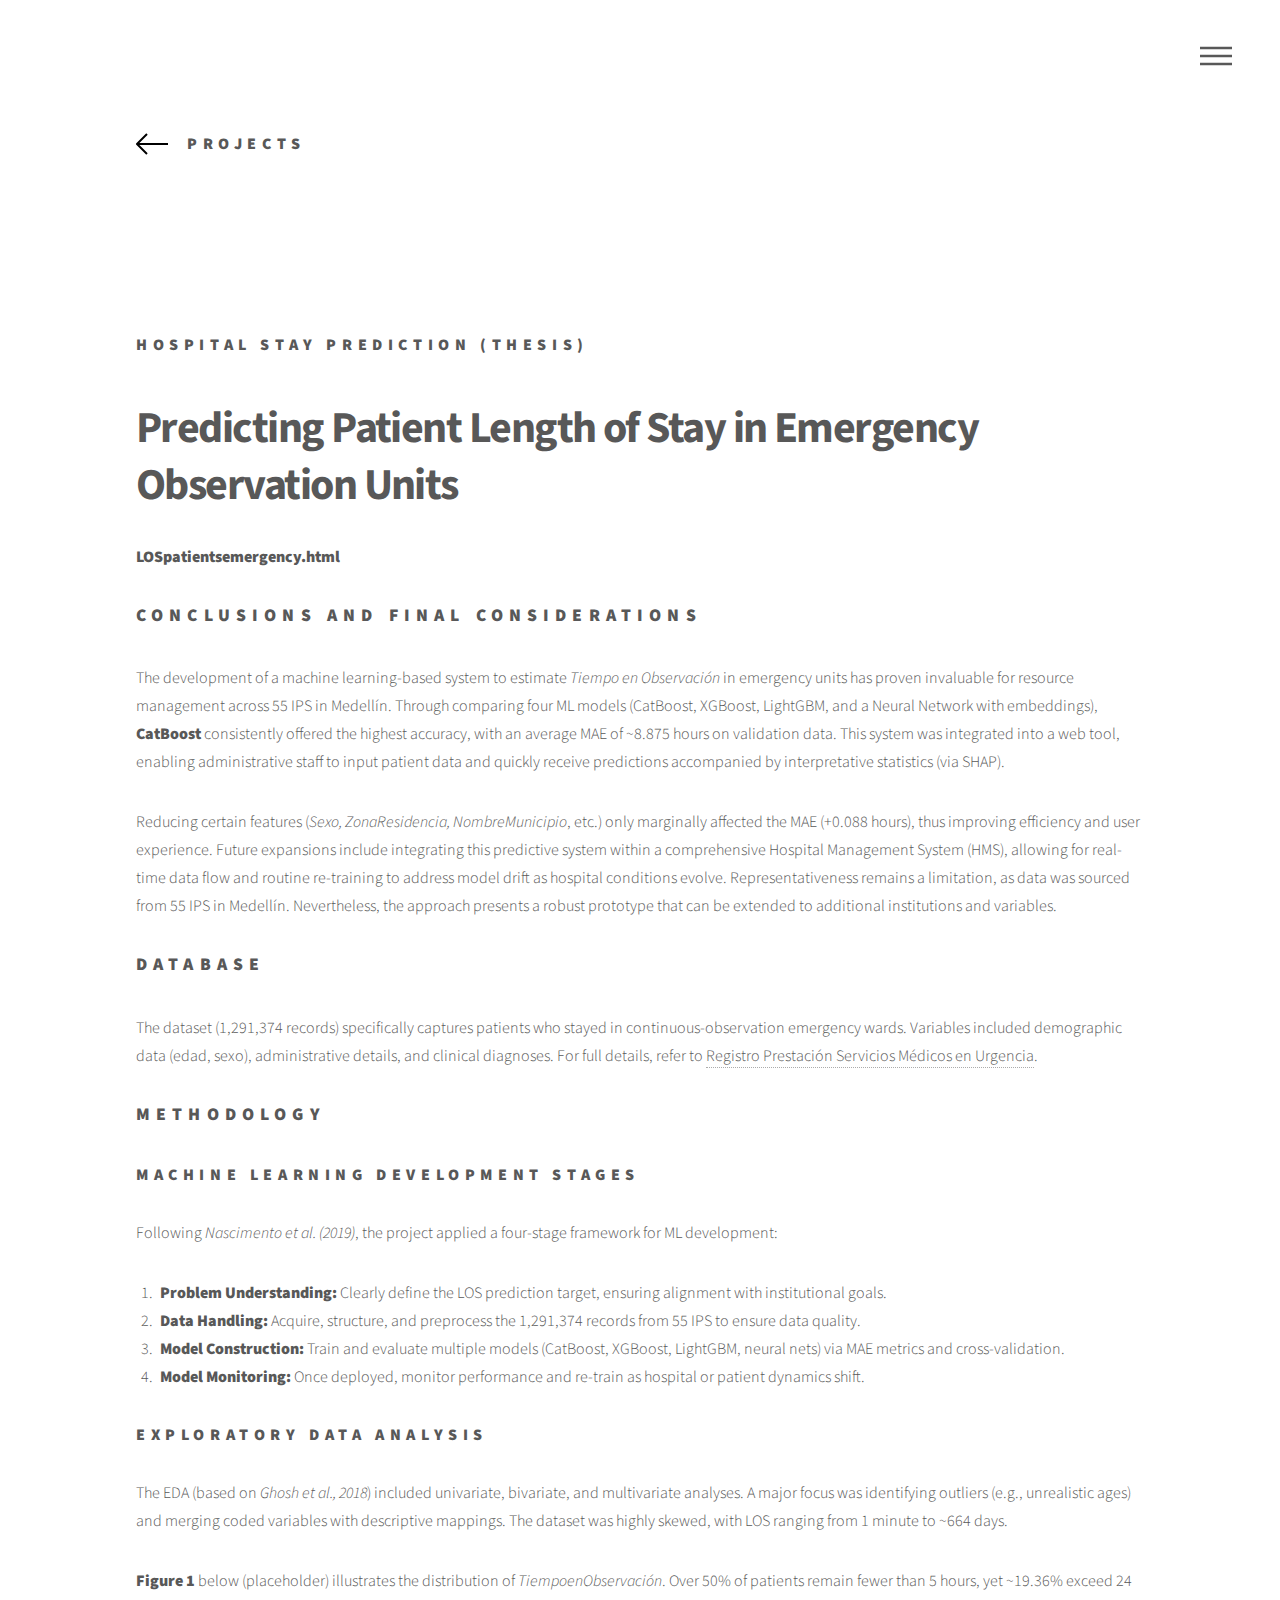
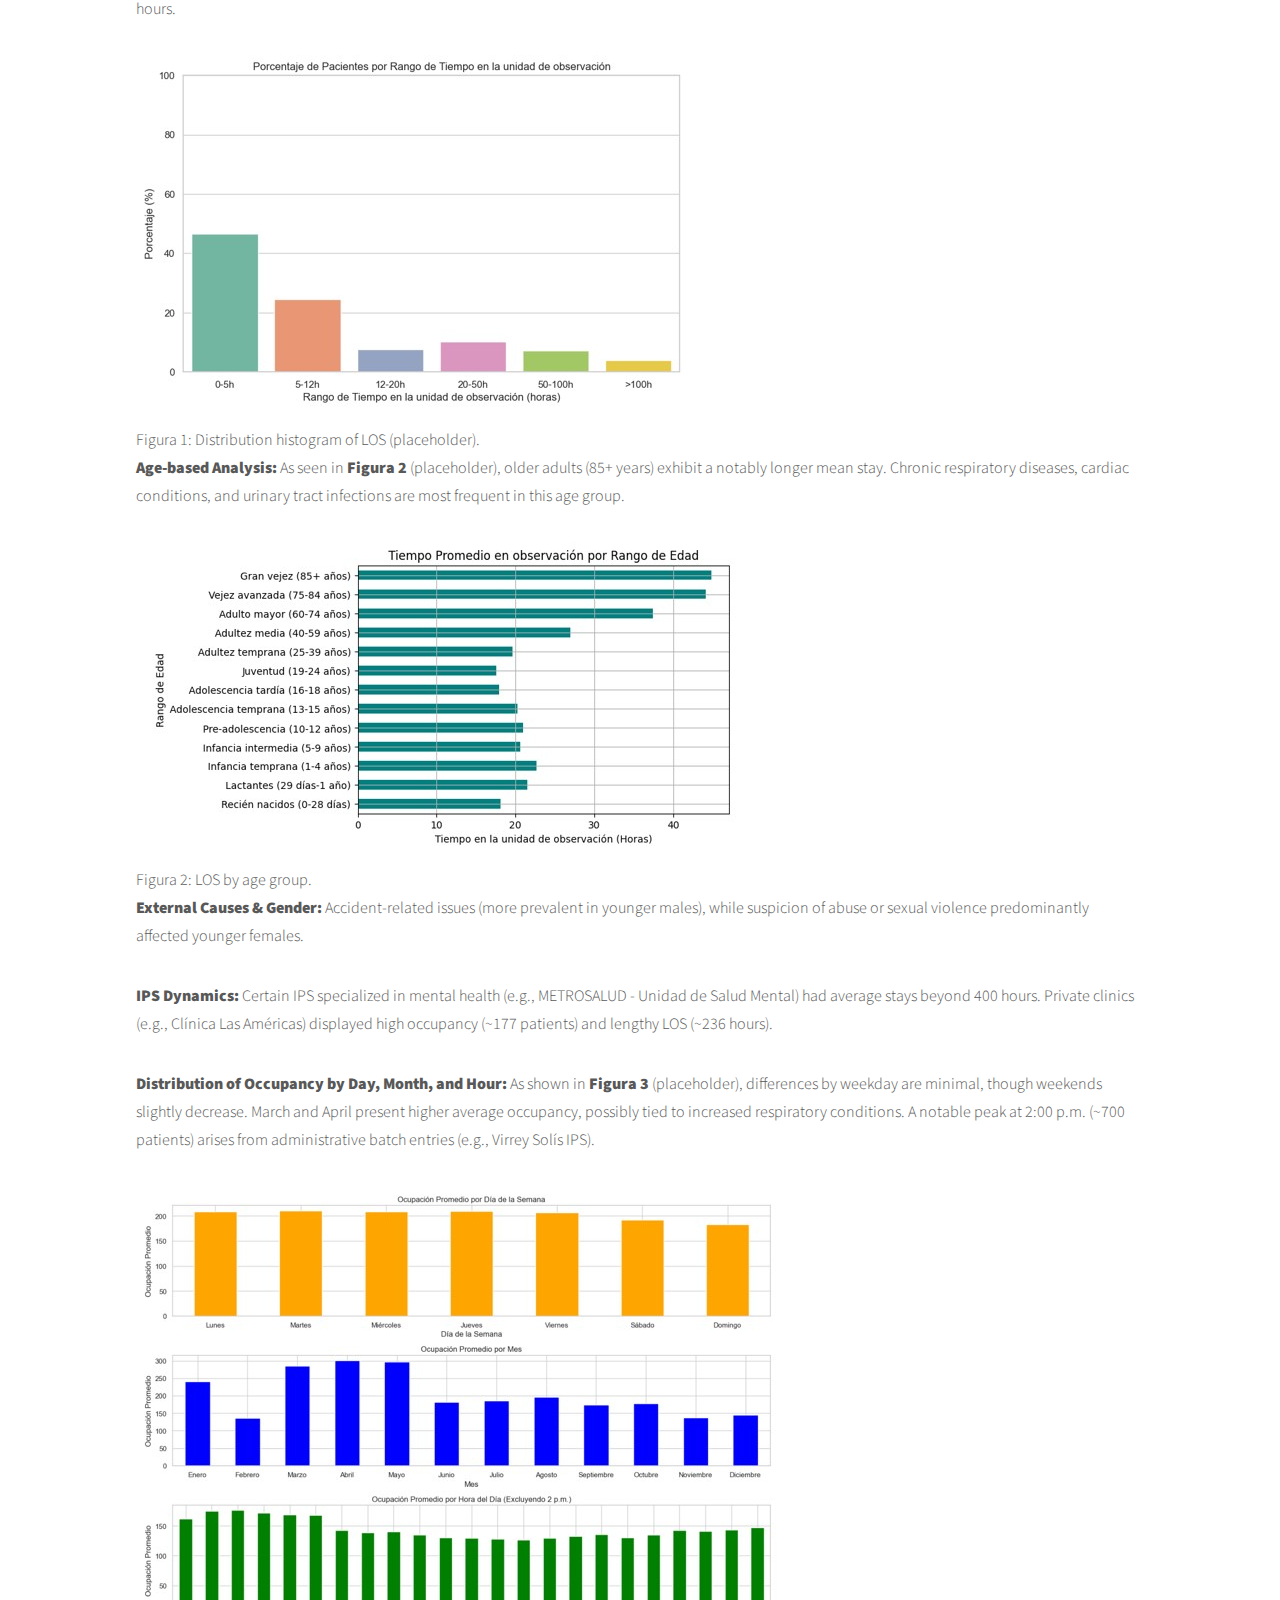
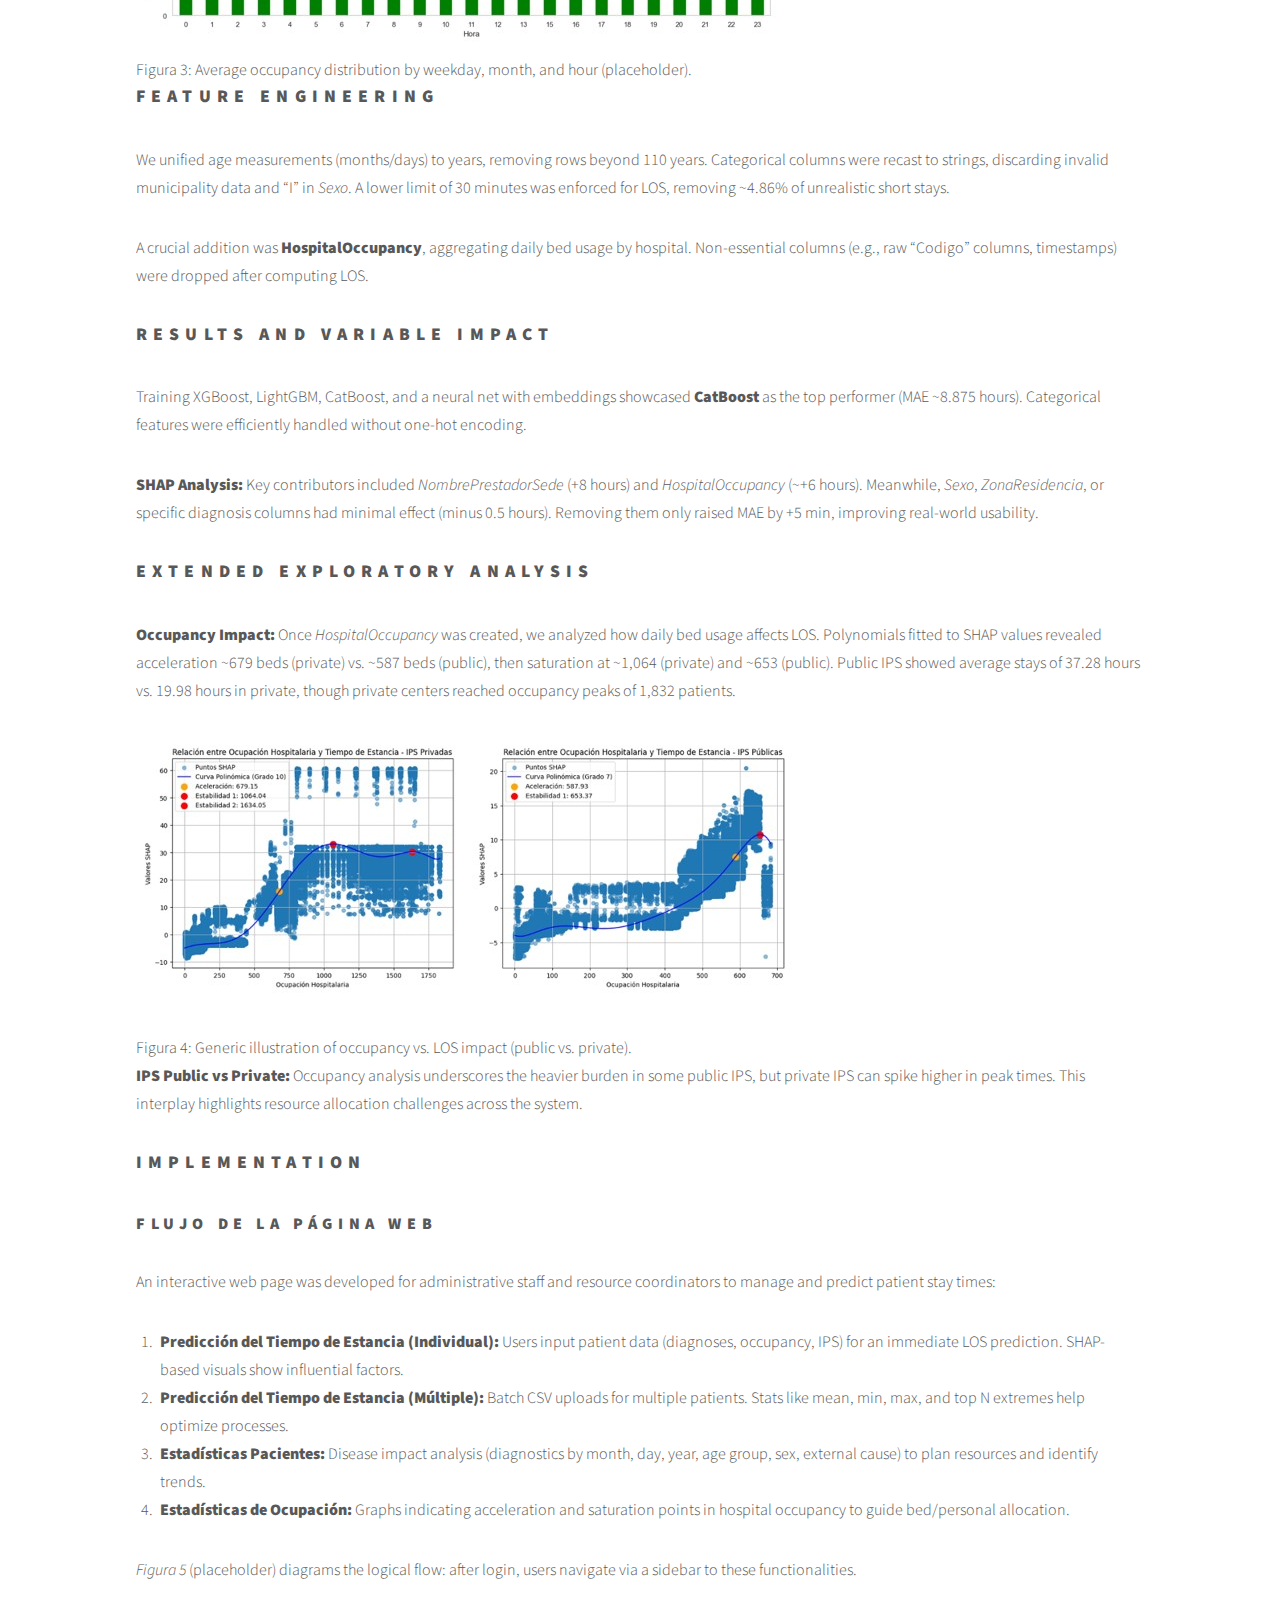
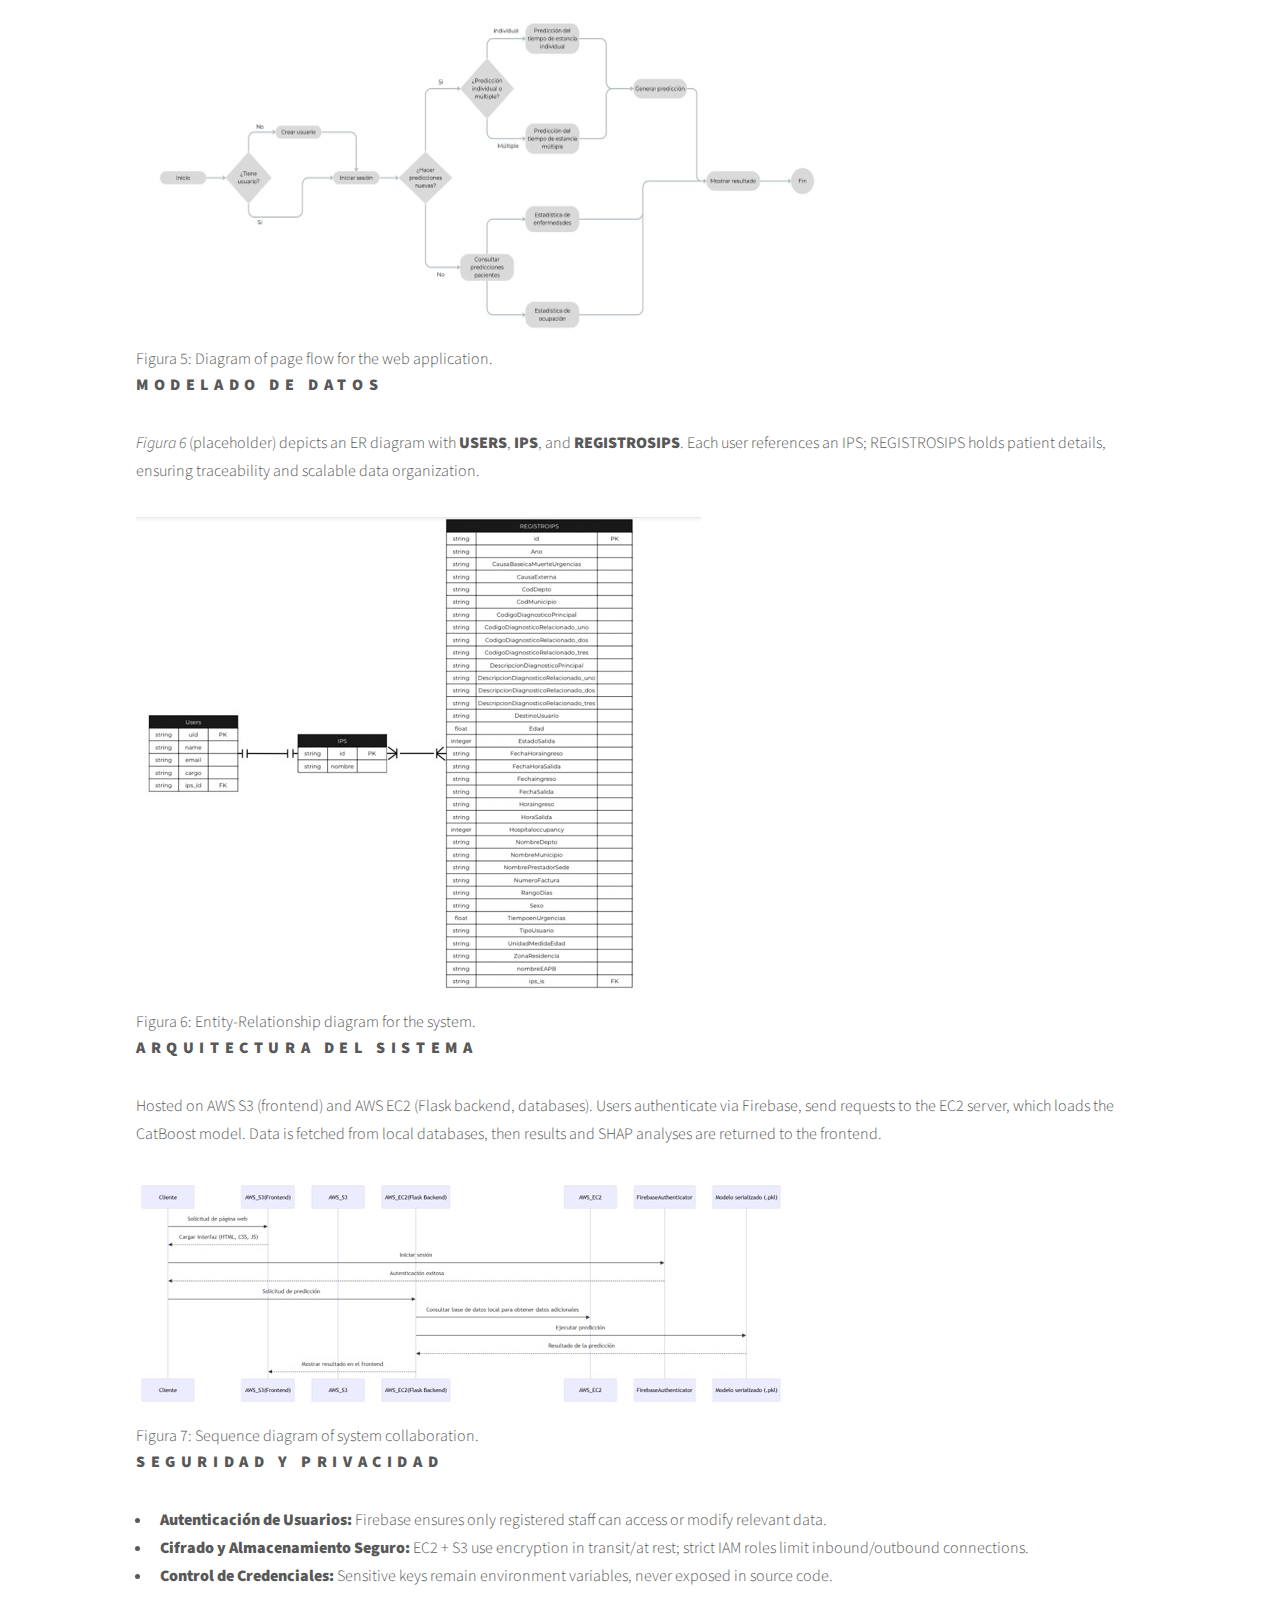
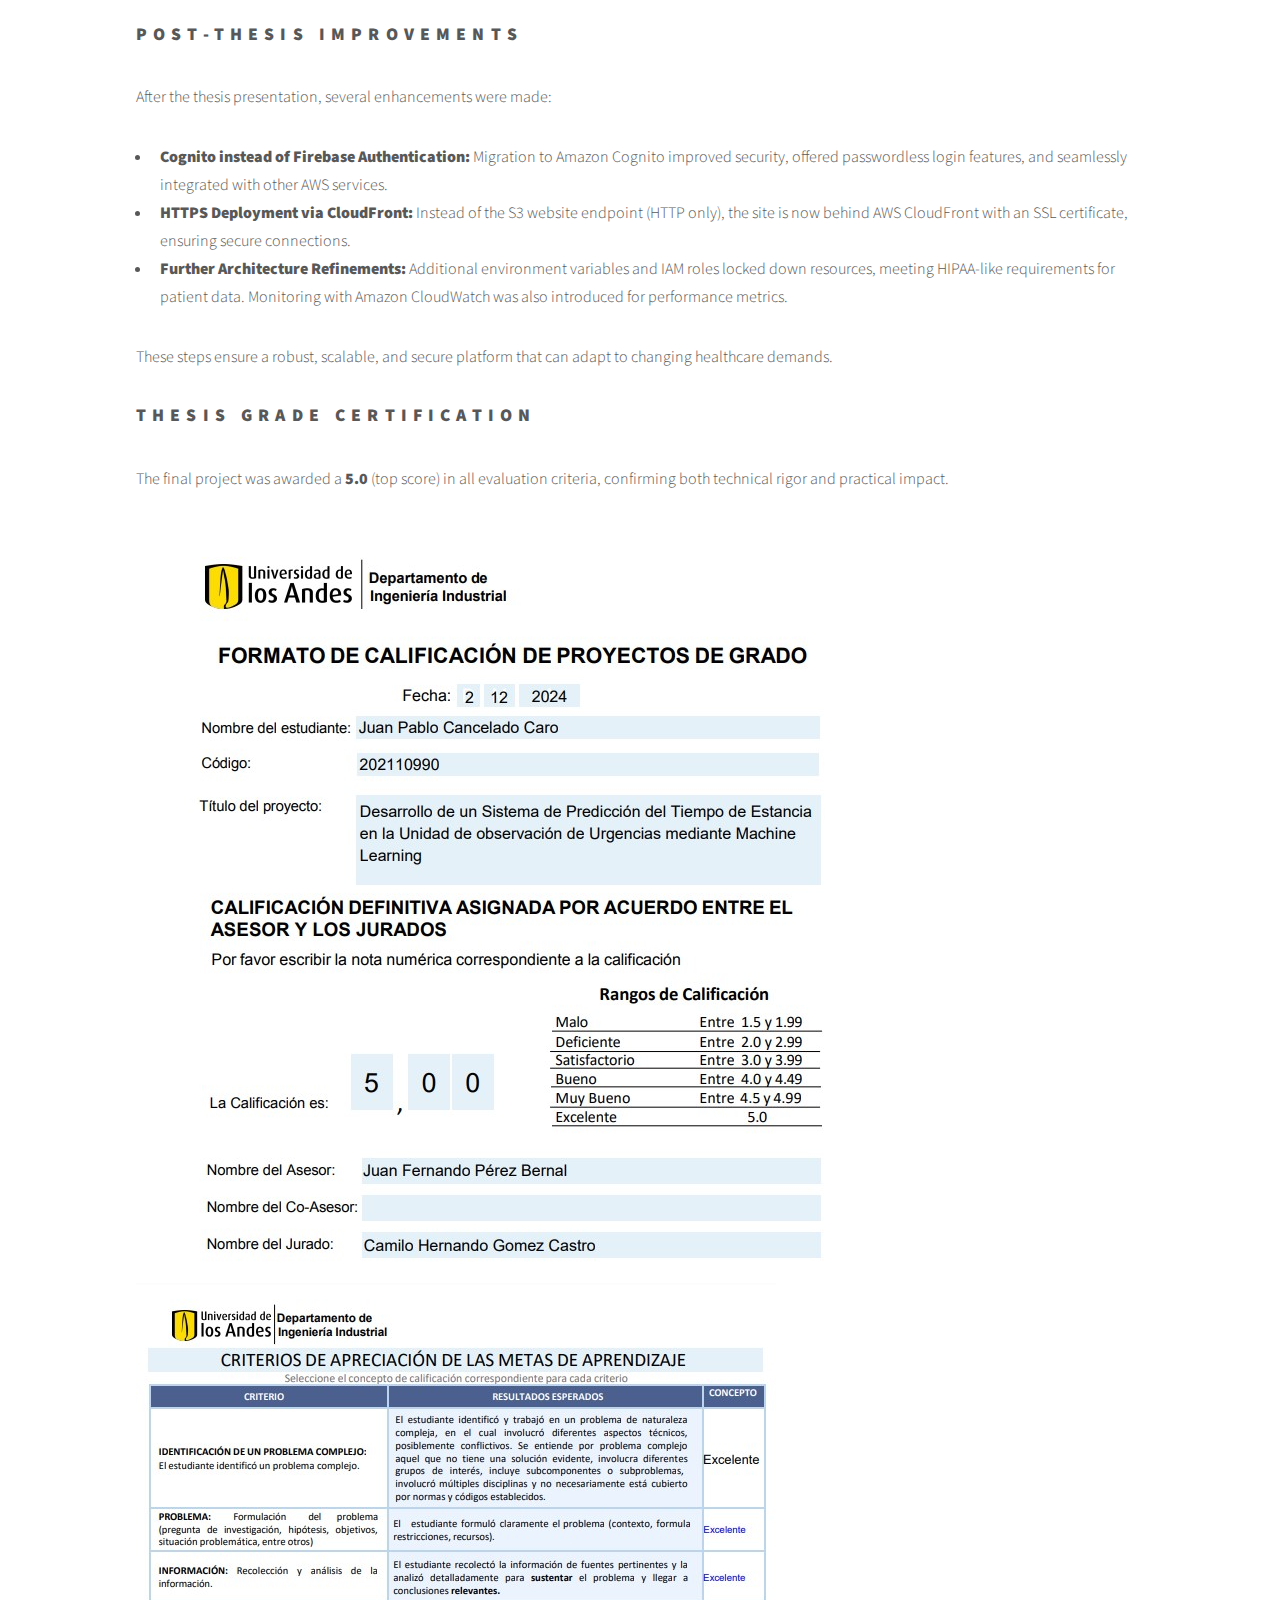
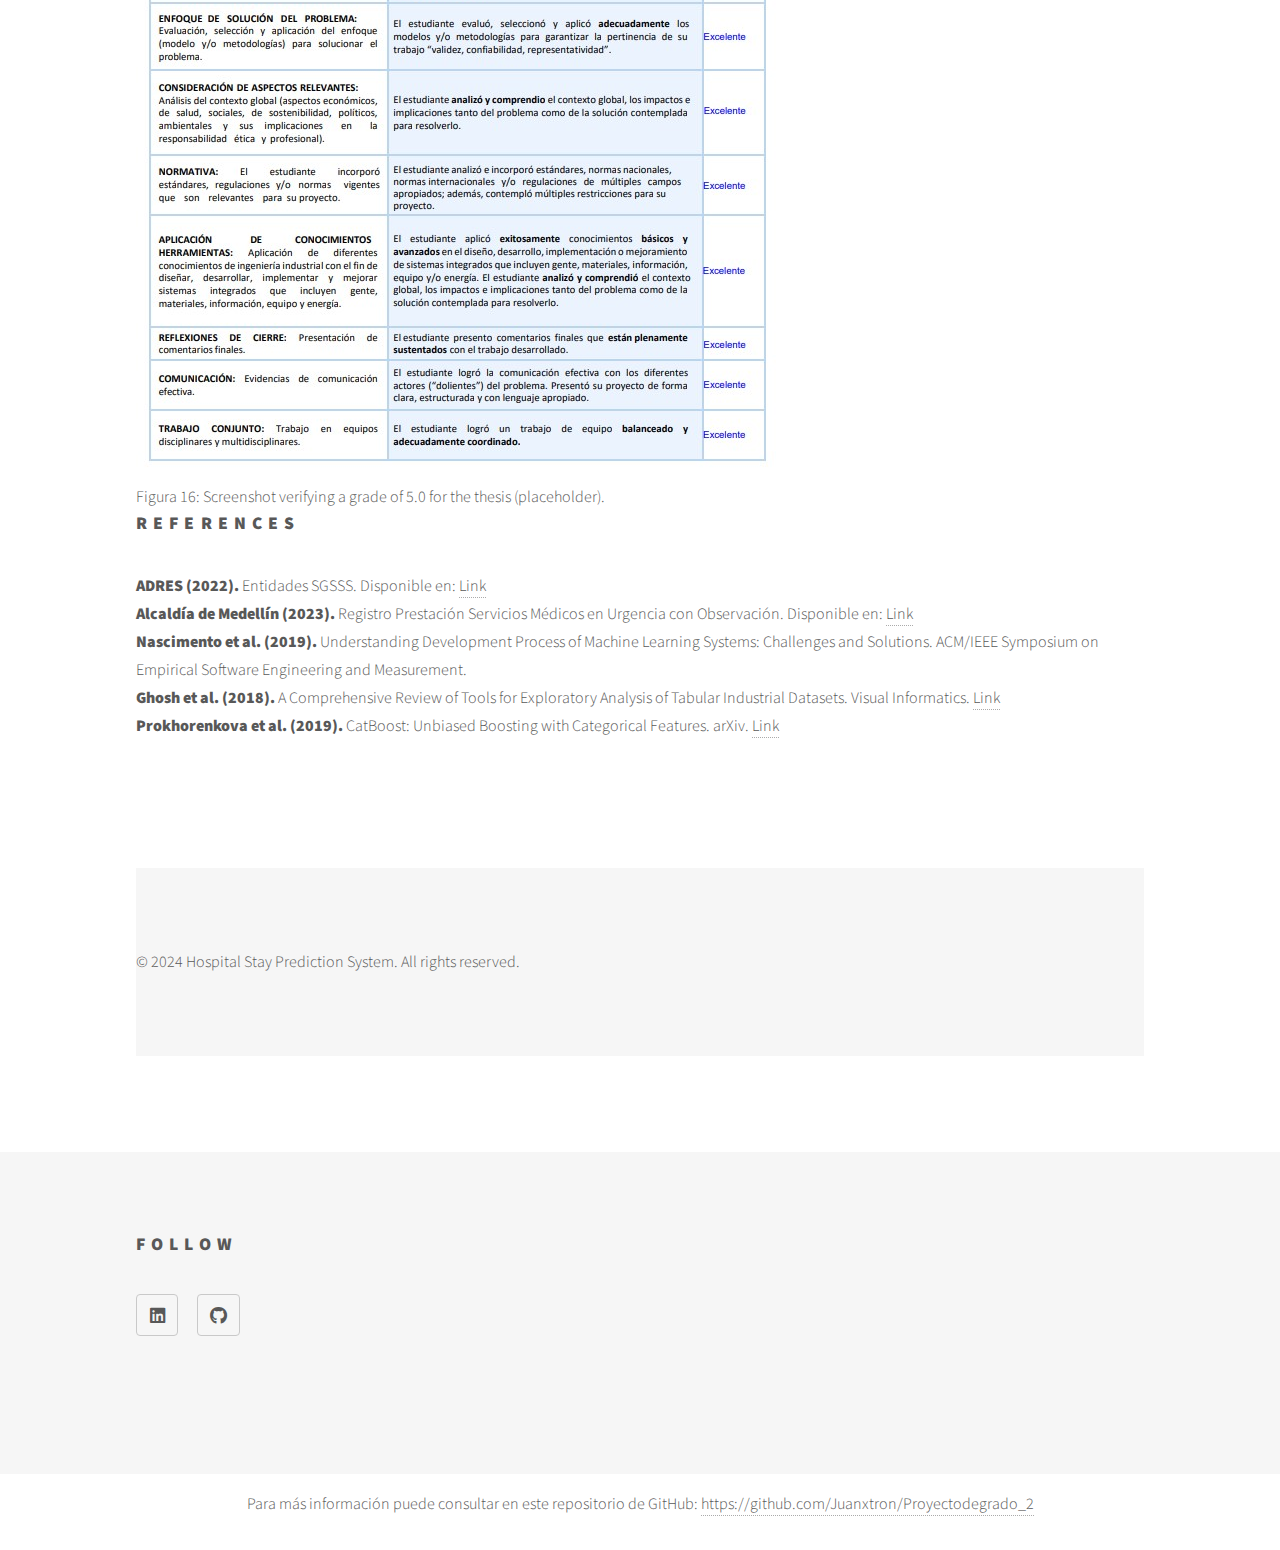
<file: LOSpatientsemergency.html>
<!DOCTYPE HTML>
<!--
    Phantom by HTML5 UP
    html5up.net | @ajlkn
    Free for personal and commercial use under the CCA 3.0 license (html5up.net/license)
-->
<html>
<head>
    <title>Hospital Stay Prediction - LOSpatientsEmergency</title>
    <meta charset="utf-8" />
    <meta name="viewport" content="width=device-width, initial-scale=1, user-scalable=no" />
    <!-- Estilos de Phantom: -->
    <link rel="stylesheet" href="assets/css/main.css" />
    <noscript><link rel="stylesheet" href="assets/css/noscript.css" /></noscript>
</head>
<body class="is-preload">

    <!-- Wrapper (estructura Phantom) -->
    <div id="wrapper">

        <!-- Header principal (Phantom) -->
        <header id="header">
            <div class="inner">
                <!-- Logo / Título de la sección superior -->
                <a href="index.html" class="logo">
                    <span class="symbol"><img src="images/arrowleft.svg" alt="" /></span>
                    <span class="title">Projects</span>
                </a>
                <!-- Nav (menú desplegable) -->
                <nav>
                    <ul>
                        <li><a href="#menu">Menu</a></li>
                    </ul>
                </nav>
            </div>
        </header>

        <!-- Menú lateral (Phantom) -->
        <nav id="menu">
            <h2>Menu</h2>
            <ul>
                <!-- Se elimina el link 'Home' -->
            </ul>
        </nav>

        <!-- Main (Phantom) -->
        <div id="main">
            <div class="inner">

                <!-- =====================  AQUI INICIA TODO EL PRIMER SNIPPET  ===================== -->

                <!DOCTYPE HTML>
                <html>
                <head>
                    <title>Hospital Stay Prediction - LOSpatientsEmergency</title>
                    <meta charset="utf-8" />
                    <meta name="viewport" content="width=device-width, initial-scale=1, user-scalable=no" />
                    <link rel="stylesheet" href="assets/css/main.css" />
                </head>
                <body class="is-preload">

                <!-- Header (snippet 1) -->
                <header id="header">
                    <div class="inner">
                        <a href="index.html" class="logo"><strong>Hospital Stay Prediction (Thesis)</strong></a>
                        <nav>
                            <ul>
                                <!-- Eliminamos link <li><a href="index.html">Home</a></li> -->
                            </ul>
                        </nav>
                    </div>
                </header>

                <!-- Main Content (snippet 1) -->
                <div id="main">
                    <div class="inner">

                        <header>
                            <h1>Predicting Patient Length of Stay in Emergency Observation Units</h1>
                            <p><strong>LOSpatientsemergency.html</strong></p>
                        </header>

                        <!-- Short Conclusion -->
                        <section>
                            <h2>Conclusions and Final Considerations</h2>
                            <p>
                                The development of a machine learning-based system to estimate <em>Tiempo en Observación</em> in emergency units has proven invaluable for resource management across 55 IPS in Medellín. Through comparing four ML models (CatBoost, XGBoost, LightGBM, and a Neural Network with embeddings), <strong>CatBoost</strong> consistently offered the highest accuracy, with an average MAE of ~8.875 hours on validation data. This system was integrated into a web tool, enabling administrative staff to input patient data and quickly receive predictions accompanied by interpretative statistics (via SHAP).
                            </p>
                            <p>
                                Reducing certain features (<em>Sexo, ZonaResidencia, NombreMunicipio</em>, etc.) only marginally affected the MAE (+0.088 hours), thus improving efficiency and user experience. Future expansions include integrating this predictive system within a comprehensive Hospital Management System (HMS), allowing for real-time data flow and routine re-training to address model drift as hospital conditions evolve. Representativeness remains a limitation, as data was sourced from 55 IPS in Medellín. Nevertheless, the approach presents a robust prototype that can be extended to additional institutions and variables.
                            </p>
                        </section>

                        <!-- Section 4: Database -->
                        <section>
                            <h2>Database</h2>
                            <p>
                                The dataset (1,291,374 records) specifically captures patients who stayed in continuous-observation emergency wards. Variables included demographic data (edad, sexo), administrative details, and clinical diagnoses. For full details, refer to 
                                <a href="https://medata.gov.co/dataset/1-026-22-000128" target="_blank">Registro Prestación Servicios Médicos en Urgencia</a>.
                            </p>
                        </section>

                        <!-- Methodology -->
                        <section>
                            <h2>Methodology</h2>

                            <h3>Machine Learning Development Stages</h3>
                            <p>
                                Following <em>Nascimento et al. (2019)</em>, the project applied a four-stage framework for ML development:
                            </p>
                            <ol>
                                <li><strong>Problem Understanding:</strong> Clearly define the LOS prediction target, ensuring alignment with institutional goals.</li>
                                <li><strong>Data Handling:</strong> Acquire, structure, and preprocess the 1,291,374 records from 55 IPS to ensure data quality.</li>
                                <li><strong>Model Construction:</strong> Train and evaluate multiple models (CatBoost, XGBoost, LightGBM, neural nets) via MAE metrics and cross-validation.</li>
                                <li><strong>Model Monitoring:</strong> Once deployed, monitor performance and re-train as hospital or patient dynamics shift.</li>
                            </ol>

                            <h3>Exploratory Data Analysis</h3>
                            <p>
                                The EDA (based on <em>Ghosh et al., 2018</em>) included univariate, bivariate, and multivariate analyses. A major focus was identifying outliers (e.g., unrealistic ages) and merging coded variables with descriptive mappings. The dataset was highly skewed, with LOS ranging from 1 minute to ~664 days.
                            </p>
                            <p>
                                <strong>Figure 1</strong> below (placeholder) illustrates the distribution of <em>TiempoenObservación</em>. Over 50% of patients remain fewer than 5 hours, yet ~19.36% exceed 24 hours. 
                            </p>
                            <figure>
                                <img src="images/figura uno.jpg" alt="Figura 1: Distribution of LOS" />
                                <figcaption>Figura 1: Distribution histogram of LOS (placeholder).</figcaption>
                            </figure>

                            <p>
                                <strong>Age-based Analysis:</strong> As seen in <strong>Figura 2</strong> (placeholder), older adults (85+ years) exhibit a notably longer mean stay. Chronic respiratory diseases, cardiac conditions, and urinary tract infections are most frequent in this age group. 
                            </p>
                            <figure>
                                <img src="images/figurados.jpg" alt="Figura 2: Time in Observación by Age Range" />
                                <figcaption>Figura 2: LOS by age group.</figcaption>
                            </figure>

                            <p>
                                <strong>External Causes &amp; Gender:</strong> Accident-related issues (more prevalent in younger males), while suspicion of abuse or sexual violence predominantly affected younger females. 
                            </p>
                            <p>
                                <strong>IPS Dynamics:</strong> Certain IPS specialized in mental health (e.g., METROSALUD - Unidad de Salud Mental) had average stays beyond 400 hours. Private clinics (e.g., Clínica Las Américas) displayed high occupancy (~177 patients) and lengthy LOS (~236 hours). 
                            </p>
                            <p>
                                <strong>Distribution of Occupancy by Day, Month, and Hour:</strong> As shown in <strong>Figura 3</strong> (placeholder), differences by weekday are minimal, though weekends slightly decrease. March and April present higher average occupancy, possibly tied to increased respiratory conditions. A notable peak at 2:00 p.m. (~700 patients) arises from administrative batch entries (e.g., Virrey Solís IPS). 
                            </p>
                            <figure>
                                <img src="images/figuratres.jpg" alt="Figura 3: Ocupación promedio por día, mes y hora" />
                                <figcaption>Figura 3: Average occupancy distribution by weekday, month, and hour (placeholder).</figcaption>
                            </figure>
                        </section>

                        <!-- 4.5 Feature Engineering -->
                        <section>
                            <h2>Feature Engineering</h2>
                            <p>
                                We unified age measurements (months/days) to years, removing rows beyond 110 years. Categorical columns were recast to strings, discarding invalid municipality data and “I” in <em>Sexo</em>. A lower limit of 30 minutes was enforced for LOS, removing ~4.86% of unrealistic short stays.
                            </p>
                            <p>
                                A crucial addition was <strong>HospitalOccupancy</strong>, aggregating daily bed usage by hospital. Non-essential columns (e.g., raw “Codigo” columns, timestamps) were dropped after computing LOS. 
                            </p>
                        </section>

                        <!-- 5.4 Resultados e Impacto de las variables -->
                        <section>
                            <h2>Results and Variable Impact</h2>
                            <p>
                                Training XGBoost, LightGBM, CatBoost, and a neural net with embeddings showcased <strong>CatBoost</strong> as the top performer (MAE ~8.875 hours). Categorical features were efficiently handled without one-hot encoding. 
                            </p>
                            <p>
                                <strong>SHAP Analysis:</strong> Key contributors included <em>NombrePrestadorSede</em> (+8 hours) and <em>HospitalOccupancy</em> (~+6 hours). Meanwhile, <em>Sexo</em>, <em>ZonaResidencia</em>, or specific diagnosis columns had minimal effect (minus 0.5 hours). Removing them only raised MAE by +5 min, improving real-world usability.
                            </p>
                        </section>

                        <!-- 4.6 Extended Exploratory Analysis (incluye Occupancy Impact y figura 7) -->
                        <section>
                            <h2>Extended Exploratory Analysis</h2>
                            <p>
                                <strong>Occupancy Impact:</strong> Once <em>HospitalOccupancy</em> was created, we analyzed how daily bed usage affects LOS. Polynomials fitted to SHAP values revealed acceleration ~679 beds (private) vs. ~587 beds (public), then saturation at ~1,064 (private) and ~653 (public). Public IPS showed average stays of 37.28 hours vs. 19.98 hours in private, though private centers reached occupancy peaks of 1,832 patients. 
                            </p>
                            <figure>
                                <img src="images/figuracinco.jpg" alt="Figura 4: Occupancy Acceleration and Saturation Points" />
                                <figcaption>Figura 4: Generic illustration of occupancy vs. LOS impact (public vs. private).</figcaption>
                            </figure>

                            <p>
                                <strong>IPS Public vs Private:</strong> Occupancy analysis underscores the heavier burden in some public IPS, but private IPS can spike higher in peak times. This interplay highlights resource allocation challenges across the system.
                            </p>
                        </section>

                        <!-- Implementation of the web page -->
                        <section>
                            <h2>Implementation</h2>
                            <h3>Flujo de la Página Web</h3>
                            <p>
                                An interactive web page was developed for administrative staff and resource coordinators to manage and predict patient stay times:
                            </p>
                            <ol>
                                <li><strong>Predicción del Tiempo de Estancia (Individual):</strong> Users input patient data (diagnoses, occupancy, IPS) for an immediate LOS prediction. SHAP-based visuals show influential factors.</li>
                                <li><strong>Predicción del Tiempo de Estancia (Múltiple):</strong> Batch CSV uploads for multiple patients. Stats like mean, min, max, and top N extremes help optimize processes.</li>
                                <li><strong>Estadísticas Pacientes:</strong> Disease impact analysis (diagnostics by month, day, year, age group, sex, external cause) to plan resources and identify trends.</li>
                                <li><strong>Estadísticas de Ocupación:</strong> Graphs indicating acceleration and saturation points in hospital occupancy to guide bed/personal allocation.</li>
                            </ol>
                            <p>
                                <em>Figura 5</em> (placeholder) diagrams the logical flow: after login, users navigate via a sidebar to these functionalities.  
                            </p>
                            <figure>
                                <img src="images/figuraseis.jpg" alt="Figura 5: Page Flow Diagram" />
                                <figcaption>Figura 5: Diagram of page flow for the web application.</figcaption>
                            </figure>

                            <h3>Modelado de datos</h3>
                            <p>
                                <em>Figura 6</em> (placeholder) depicts an ER diagram with <strong>USERS</strong>, <strong>IPS</strong>, and <strong>REGISTROSIPS</strong>. Each user references an IPS; REGISTROSIPS holds patient details, ensuring traceability and scalable data organization.
                            </p>
                            <figure>
                                <img src="images/figurasiete.jpg" alt="Figura 6: ER Diagram" />
                                <figcaption>Figura 6: Entity-Relationship diagram for the system.</figcaption>
                            </figure>

                            <h3>Arquitectura del Sistema</h3>
                            <p>
                                Hosted on AWS S3 (frontend) and AWS EC2 (Flask backend, databases). Users authenticate via Firebase, send requests to the EC2 server, which loads the CatBoost model. Data is fetched from local databases, then results and SHAP analyses are returned to the frontend. 
                            </p>
                            <figure>
                                <img src="images/figuraocho.jpg" alt="Figura 7: Sequence Diagram" />
                                <figcaption>Figura 7: Sequence diagram of system collaboration.</figcaption>
                            </figure>

                            <h3>Seguridad y Privacidad</h3>
                            <ul>
                                <li><strong>Autenticación de Usuarios:</strong> Firebase ensures only registered staff can access or modify relevant data.</li>
                                <li><strong>Cifrado y Almacenamiento Seguro:</strong> EC2 + S3 use encryption in transit/at rest; strict IAM roles limit inbound/outbound connections.</li>
                                <li><strong>Control de Credenciales:</strong> Sensitive keys remain environment variables, never exposed in source code.</li>
                            </ul>
                        </section>

                        <!-- Post-Thesis Improvements -->
                        <section>
                            <h2>Post-Thesis Improvements</h2>
                            <p>
                                After the thesis presentation, several enhancements were made:
                            </p>
                            <ul>
                                <li><strong>Cognito instead of Firebase Authentication:</strong> Migration to Amazon Cognito improved security, offered passwordless login features, and seamlessly integrated with other AWS services.</li>
                                <li><strong>HTTPS Deployment via CloudFront:</strong> Instead of the S3 website endpoint (HTTP only), the site is now behind AWS CloudFront with an SSL certificate, ensuring secure connections.</li>
                                <li><strong>Further Architecture Refinements:</strong> Additional environment variables and IAM roles locked down resources, meeting HIPAA-like requirements for patient data. Monitoring with Amazon CloudWatch was also introduced for performance metrics.</li>
                            </ul>
                            <p>
                                These steps ensure a robust, scalable, and secure platform that can adapt to changing healthcare demands.
                            </p>
                        </section>

                        <!-- Thesis grade image -->
                        <section>
                            <h2>Thesis Grade Certification</h2>
                            <p>
                                The final project was awarded a <strong>5.0</strong> (top score) in all evaluation criteria, confirming both technical rigor and practical impact.
                            </p>
                            <figure>
                                <img src="images/calificaciongrado_uno.jpg" alt="Figura 16: Thesis Grade Proof" />
                                <img src="images/calificaciongrado_dos.jpg" alt="Figura 18: Thesis Grade Proof" />
                                <figcaption>Figura 16: Screenshot verifying a grade of 5.0 for the thesis (placeholder).</figcaption>
                            </figure>
                        </section>

                        <!-- Referencias -->
                        <section>
                            <h2>References</h2>
                            <p>
                                <strong>ADRES (2022).</strong> Entidades SGSSS. Disponible en: 
                                <a href="https://www.adres.gov.co/entidades-territoriales/bdua/Entidades%20SGSSS/ENTIDADES_SGSSS_2022_ADRES.pdf" target="_blank">Link</a><br>
                                <strong>Alcald&iacute;a de Medell&iacute;n (2023).</strong> Registro Prestaci&oacute;n Servicios M&eacute;dicos en Urgencia con Observaci&oacute;n. Disponible en: 
                                <a href="https://medata.gov.co/dataset/1-026-22-000128" target="_blank">Link</a><br>
                                <strong>Nascimento et al. (2019).</strong> Understanding Development Process of Machine Learning Systems: Challenges and Solutions. ACM/IEEE Symposium on Empirical Software Engineering and Measurement.<br>
                                <strong>Ghosh et al. (2018).</strong> A Comprehensive Review of Tools for Exploratory Analysis of Tabular Industrial Datasets. Visual Informatics. 
                                <a href="https://doi.org/10.1016/j.visinf.2018.12.004" target="_blank">Link</a><br>
                                <strong>Prokhorenkova et al. (2019).</strong> CatBoost: Unbiased Boosting with Categorical Features. arXiv. 
                                <a href="https://doi.org/10.48550/arXiv.1706.09516" target="_blank">Link</a>
                            </p>
                        </section>

                    </div>
                </div>

                <!-- Footer (snippet 1) -->
                <footer id="footer">
                    <div class="inner">
                        <p>&copy; 2024 Hospital Stay Prediction System. All rights reserved.</p>
                    </div>
                </footer>

                <!-- Scripts (snippet 1) -->
                <script src="assets/js/jquery.min.js"></script>
                <script src="assets/js/browser.min.js"></script>
                <script src="assets/js/breakpoints.min.js"></script>
                <script src="assets/js/util.js"></script>
                <script src="assets/js/main.js"></script>

                </body>
                </html>

                <!-- =====================  AQUI TERMINA TODO EL PRIMER SNIPPET  ===================== -->

            </div>
        </div>

        <!-- Footer (Phantom) -->
        <footer id="footer">
            <div class="inner">
                <section>
                    <h2>Follow</h2>
                    <ul class="icons">
                        <li><a href="https://www.linkedin.com/in/juan-pablo-cancelado-caro/" class="icon brands style2 fa-linkedin"><span class="label">Linkedin</span></a></li>
                        <li><a href="https://github.com/Juanxtron/Juanxtron" class="icon brands style2 fa-github"><span class="label">GitHub</span></a></li>
                    </ul>
                </section>
                <ul class="copyright">
                </ul>
            </div>
        </footer>

    </div><!-- /#wrapper -->

    <!-- Scripts base de Phantom (duplicados para respetar literalidad) -->
    <script src="assets/js/jquery.min.js"></script>
    <script src="assets/js/browser.min.js"></script>
    <script src="assets/js/breakpoints.min.js"></script>
    <script src="assets/js/util.js"></script>
    <script src="assets/js/main.js"></script>

    <!-- Aviso final sobre repositorio de GitHub -->
    <div style="text-align:center; margin: 1em 0;">
        <p>
            Para más información puede consultar en este repositorio de GitHub: 
            <a href="https://github.com/Juanxtron/Proyectodegrado_2" target="_blank">
                https://github.com/Juanxtron/Proyectodegrado_2
            </a>
        </p>
    </div>
</body>
</html>
</file>
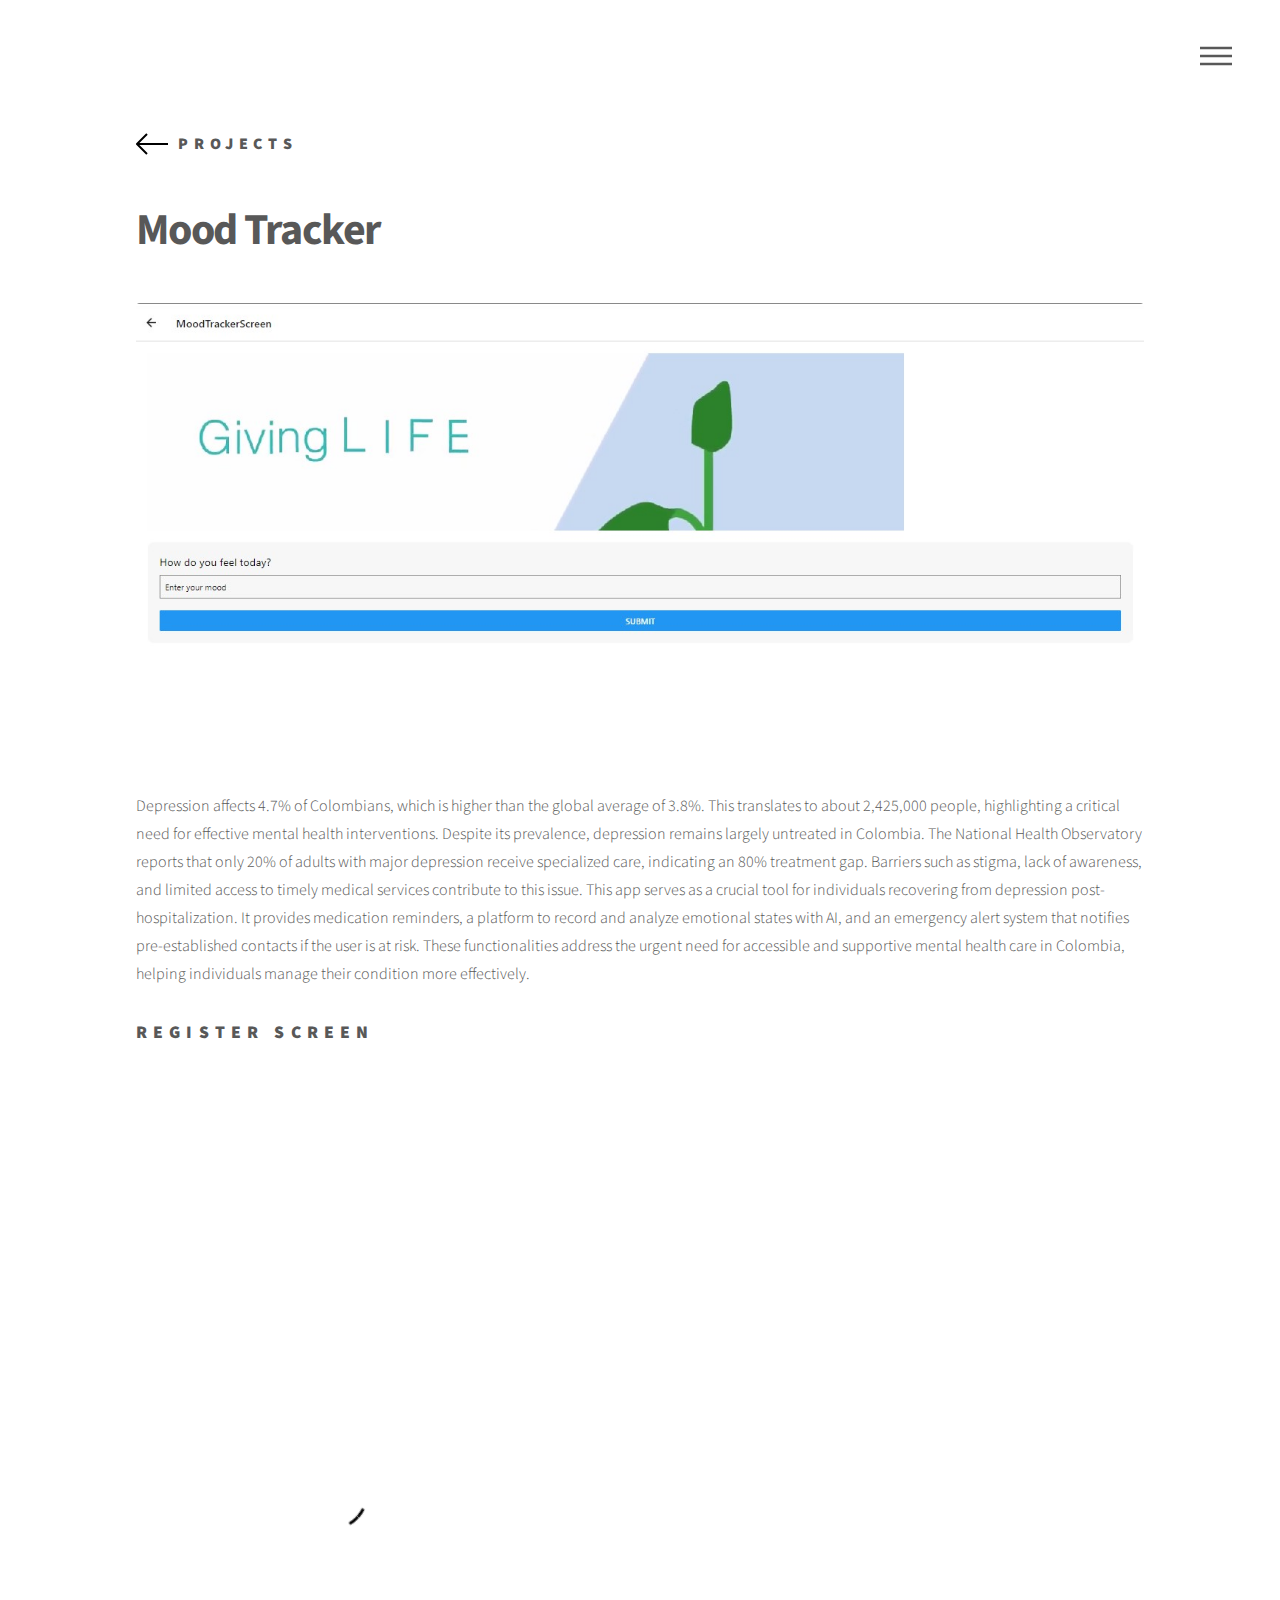
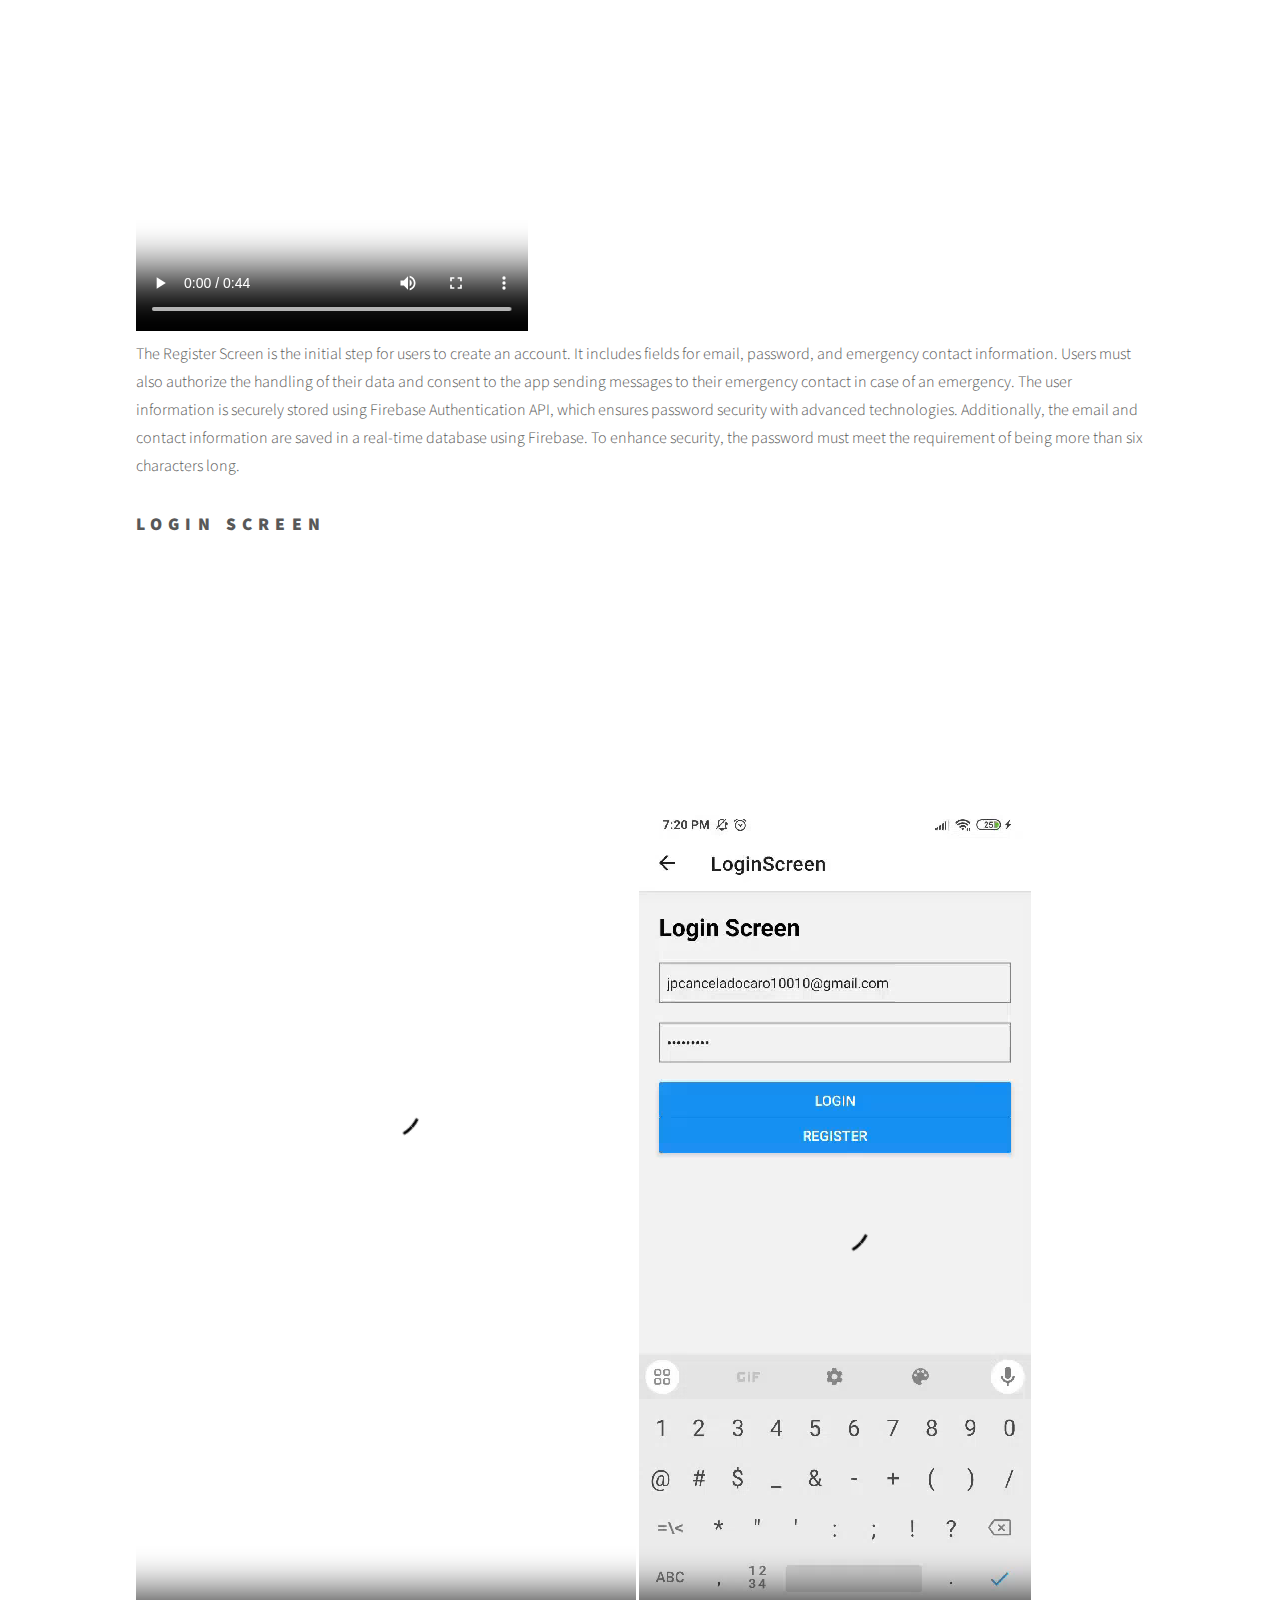
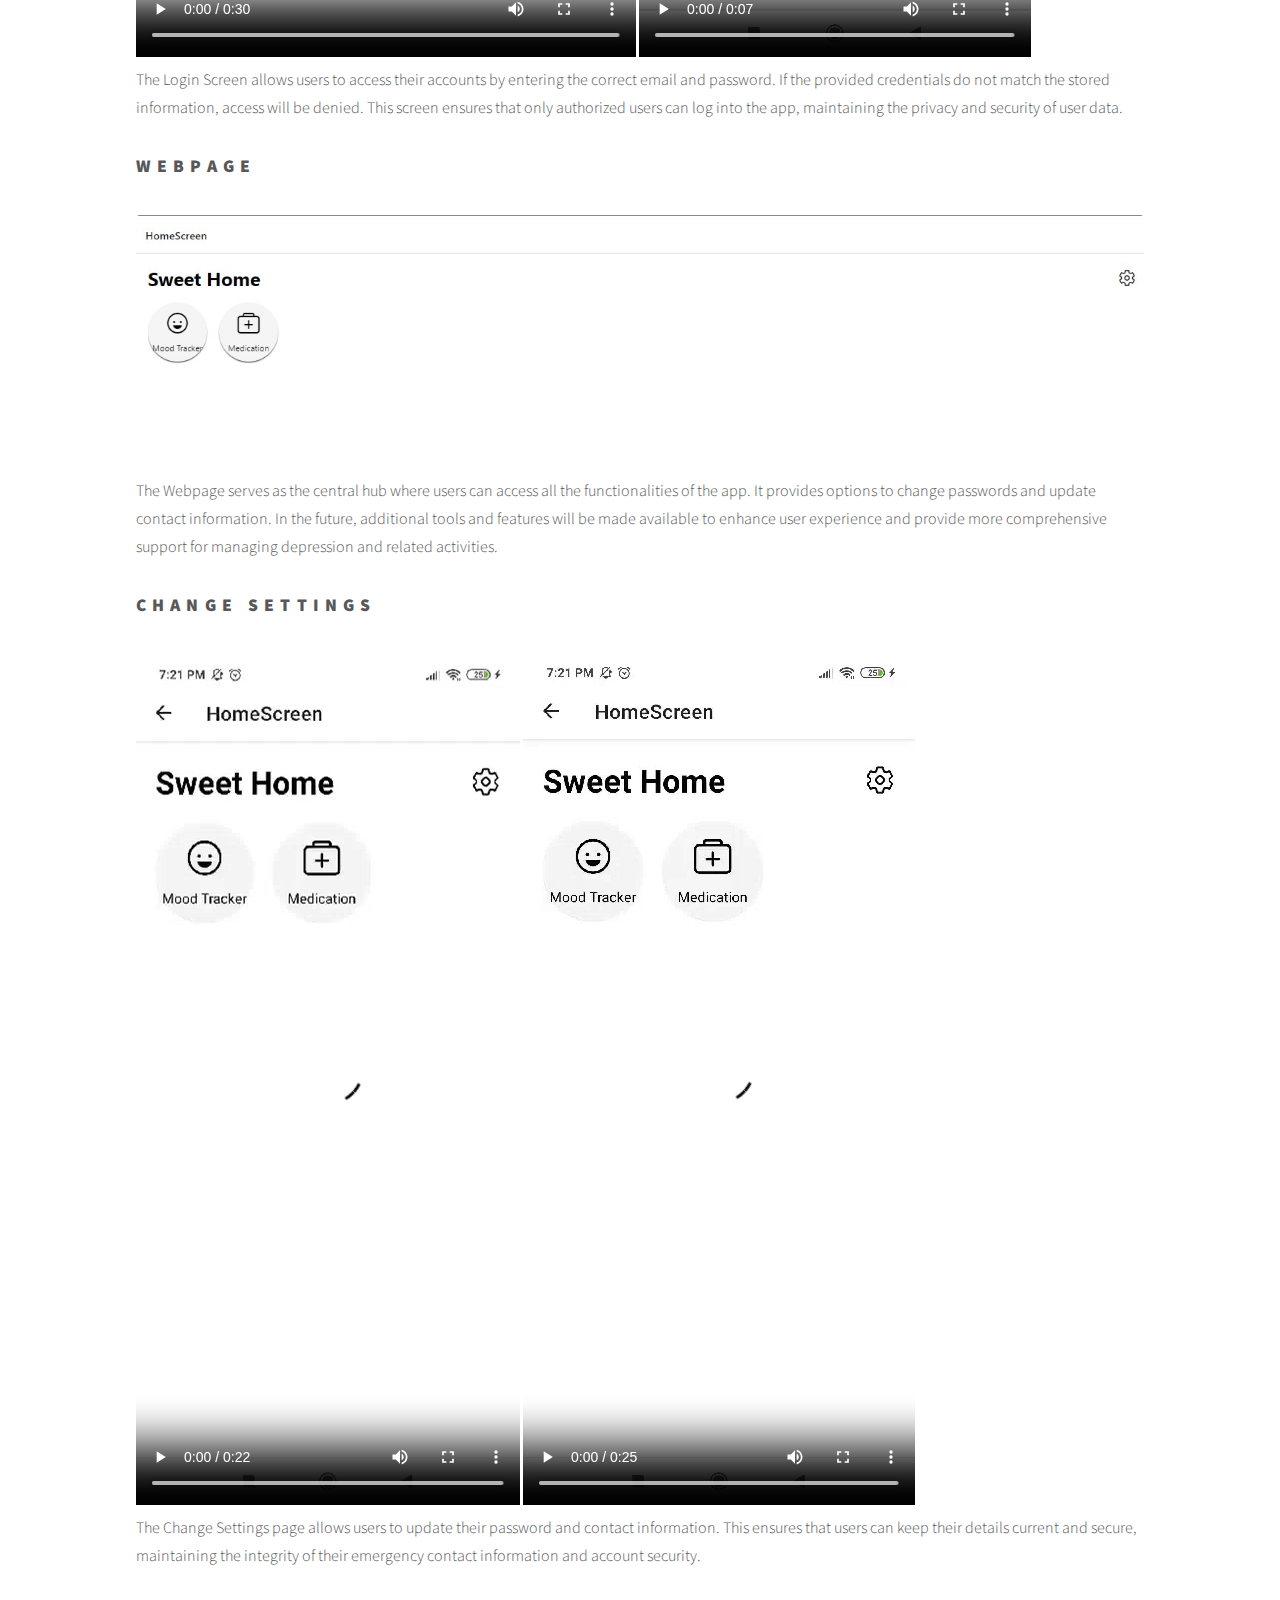
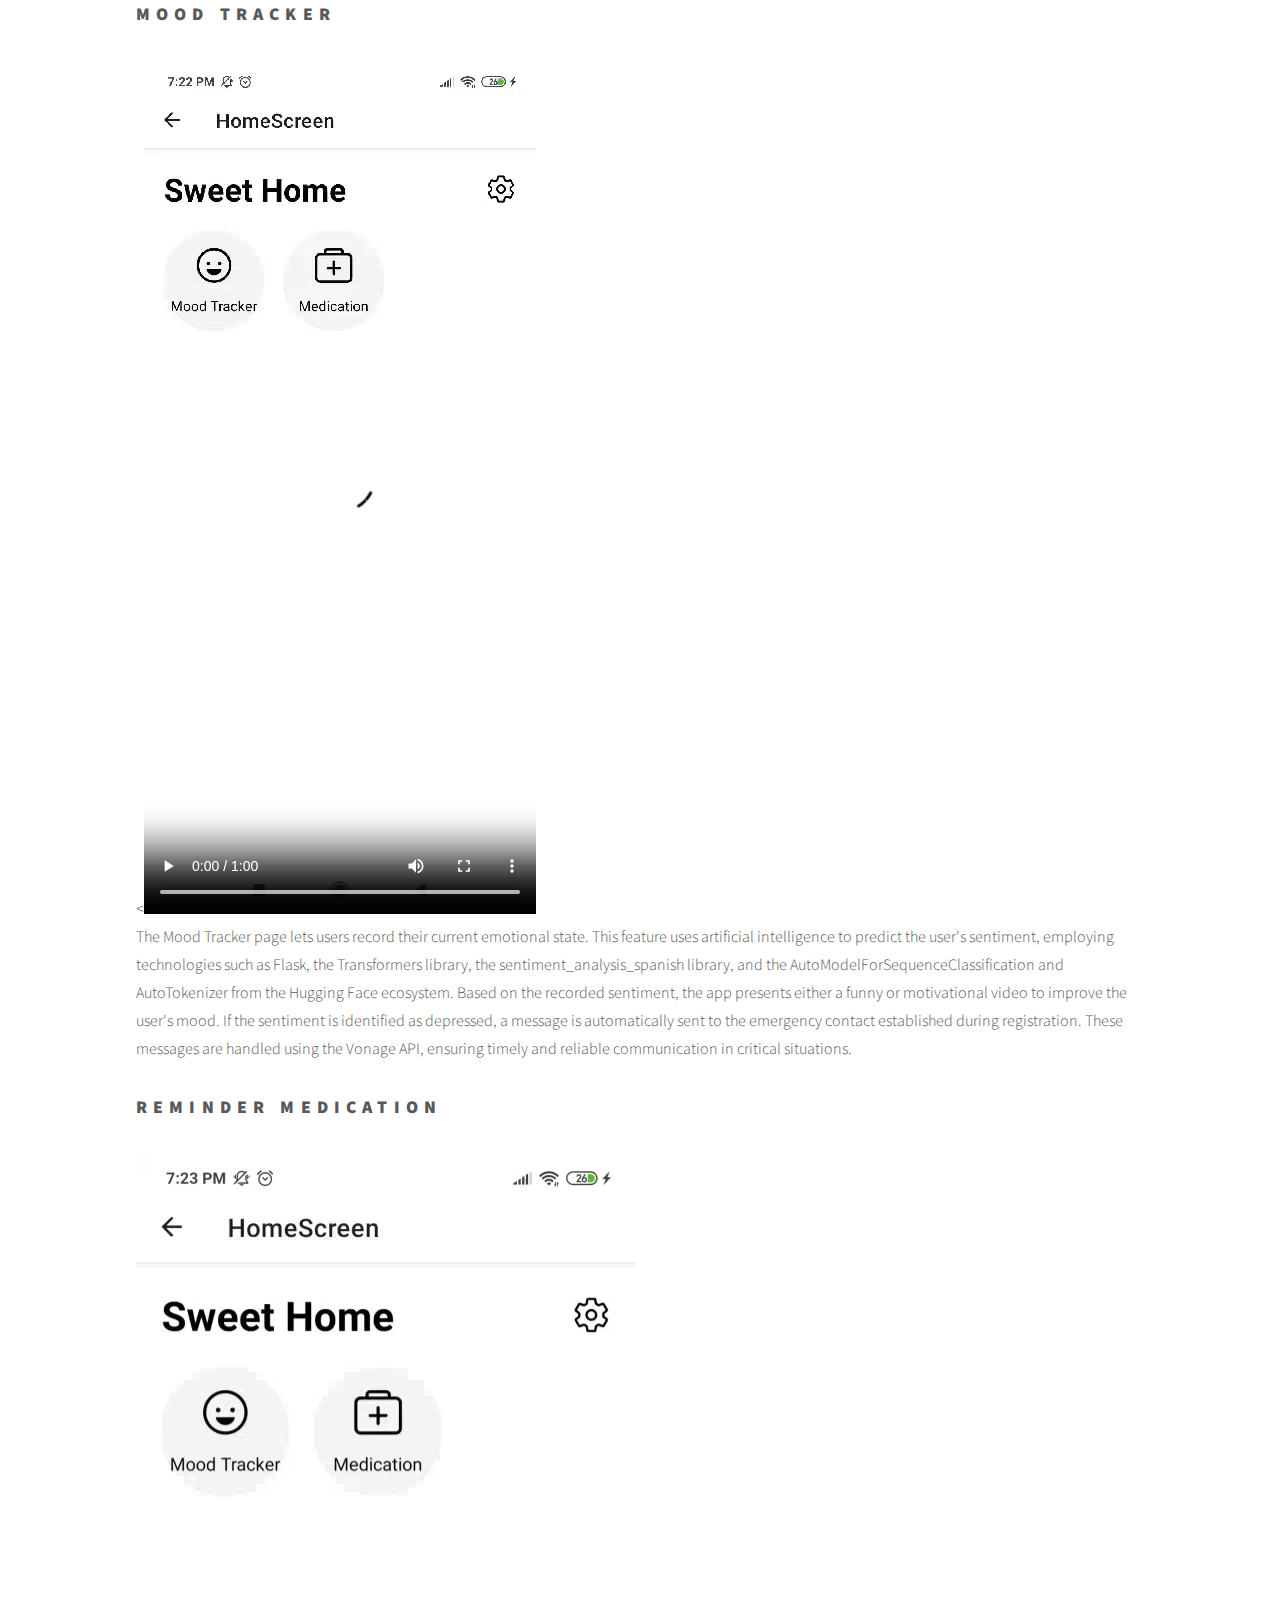
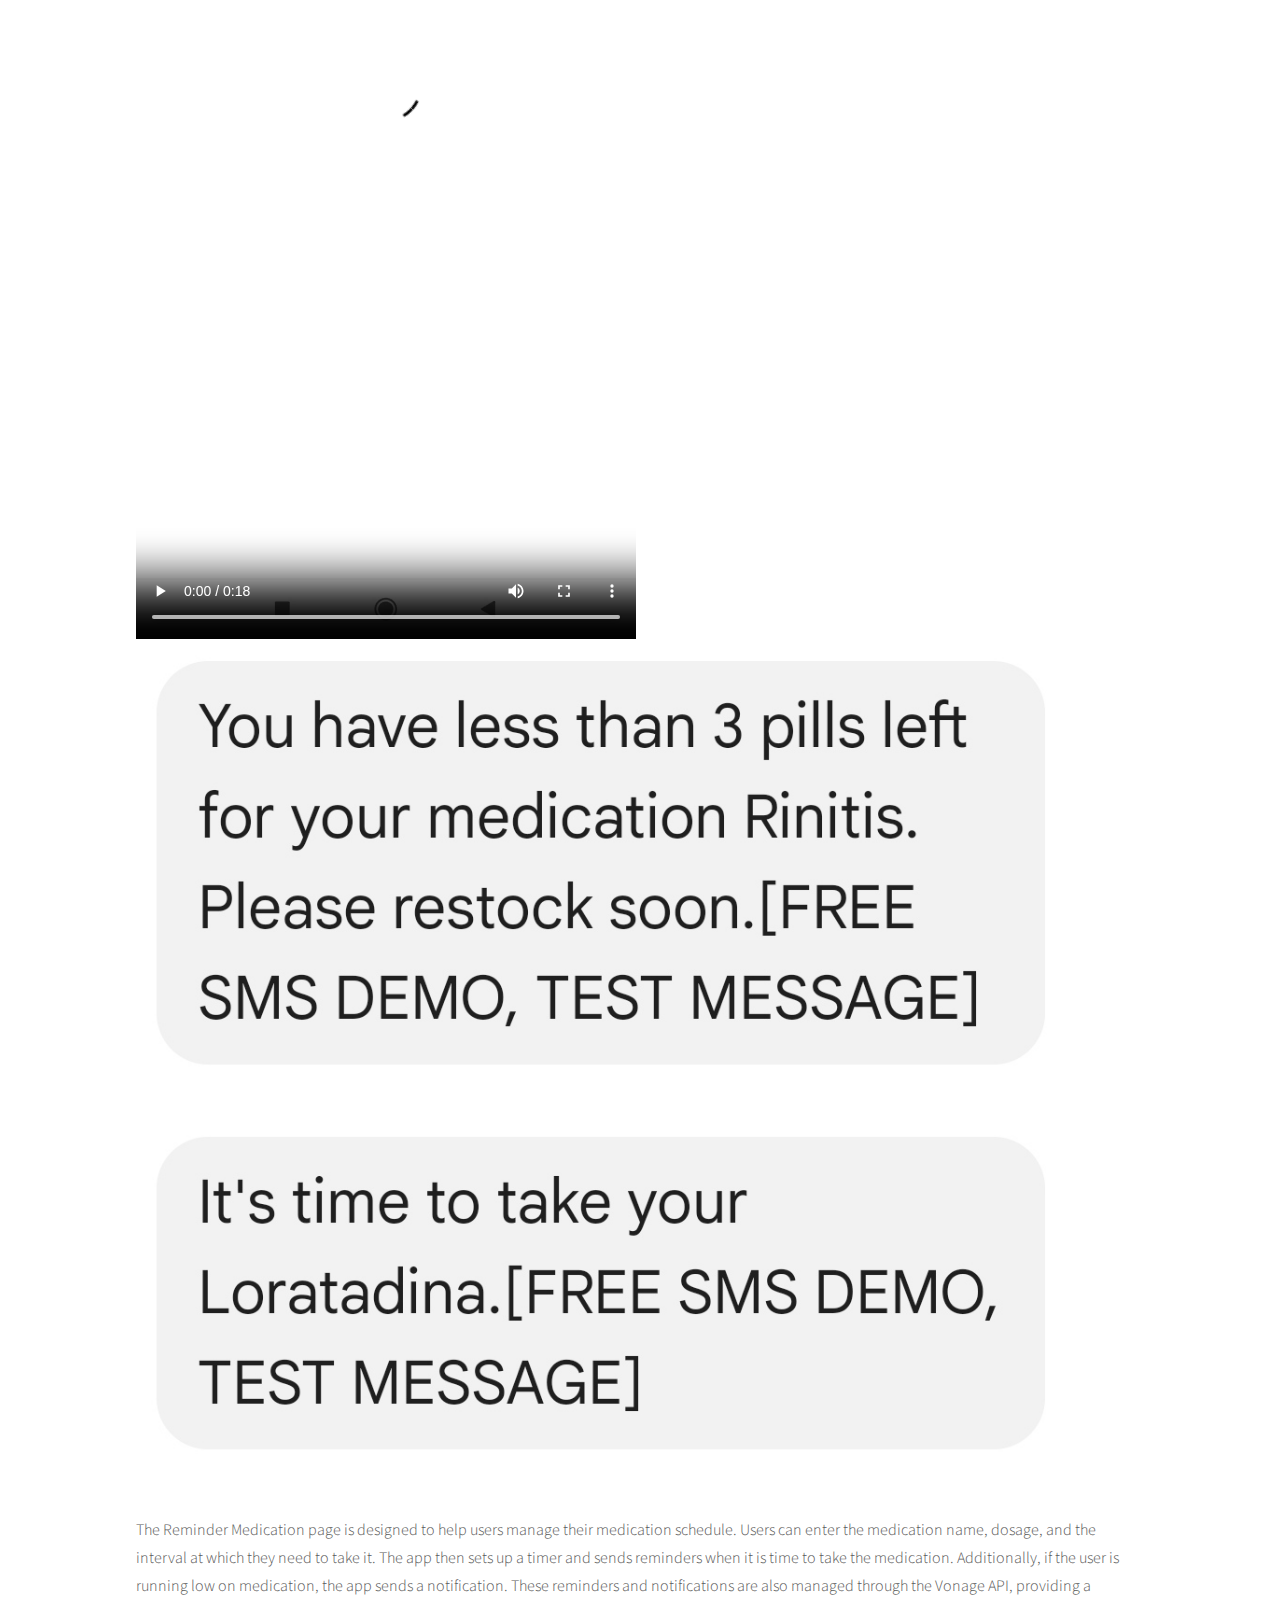
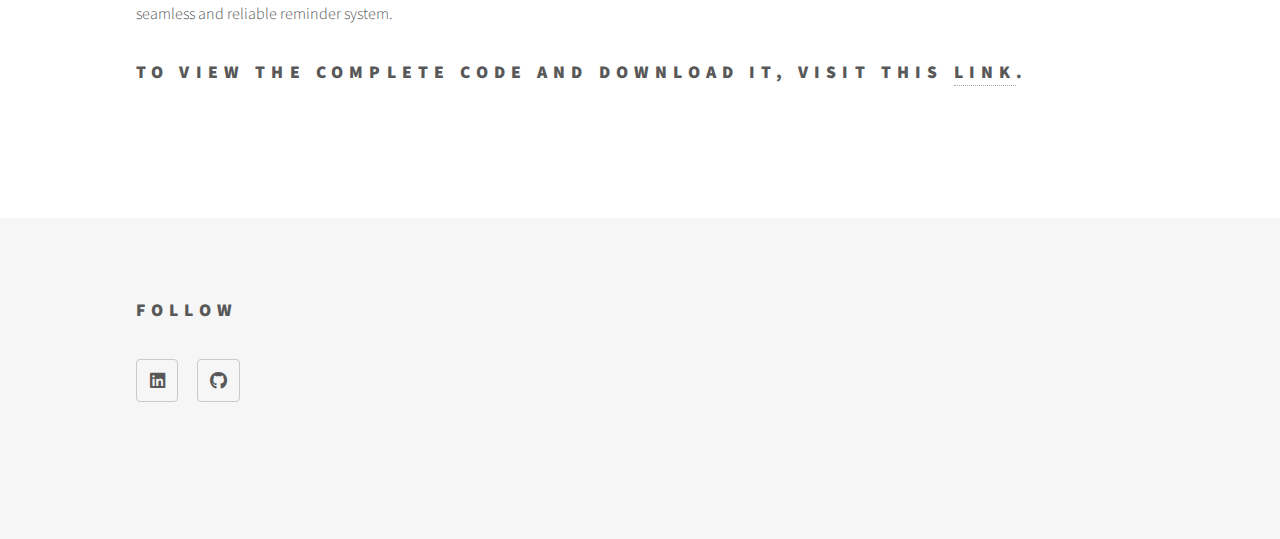
<file: MoodTracker.html>
<!DOCTYPE HTML>
<!--
	Phantom by HTML5 UP
	html5up.net | @ajlkn
	Free for personal and commercial use under the CCA 3.0 license (html5up.net/license)
-->
<html>
	<head>
		<title>Chatbot page</title>
		<meta charset="utf-8" />
		<meta name="viewport" content="width=device-width, initial-scale=1, user-scalable=no" />
		<link rel="stylesheet" href="assets/css/main.css" />
		<noscript><link rel="stylesheet" href="assets/css/noscript.css" /></noscript>
	</head>
	<body class="is-preload">
		<!-- Wrapper -->
			<div id="wrapper">

				<!-- Header -->
					<header id="header">
						<div class="inner">

							<!-- Logo -->
								<a href="index.html" class="logo">
									<span class="symbol"><img src="images/arrowleft.svg" alt="" /></span><span class="title">Projects</span>
								</a>

							<!-- Nav -->
								<nav>
									<ul>
										<li><a href="#menu">Menu</a></li>
									</ul>
								</nav>

						</div>
					</header>

				<!-- Menu -->
					<nav id="menu">
						<h2>Menu</h2>
						<ul>
							<li><a href="index.html">Home</a></li>
						</ul>
					</nav>

				<!-- Main -->
					<div id="main">
						<div class="inner">
							<h1>Mood Tracker</h1>
                            <span class="image main"><img src="images/portadamoodtracker.jpg" alt="" /></span>
                            <p>Depression affects 4.7% of Colombians, which is higher than the global average of 3.8%. This translates to about 2,425,000 people, highlighting a critical need for effective mental health interventions. Despite its prevalence, depression remains largely untreated in Colombia. The National Health Observatory reports that only 20% of adults with major depression receive specialized care, indicating an 80% treatment gap. Barriers such as stigma, lack of awareness, and limited access to timely medical services contribute to this issue.

								This app serves as a crucial tool for individuals recovering from depression post-hospitalization. It provides medication reminders, a platform to record and analyze emotional states with AI, and an emergency alert system that notifies pre-established contacts if the user is at risk. These functionalities address the urgent need for accessible and supportive mental health care in Colombia, helping individuals manage their condition more effectively.
								
								</p>
                            <h2>Register Screen</h2>
							<span class="video"><video src="videos/loginscreen.mp4" controls controlslist="nodownload"></video></span>
                            <p>The Register Screen is the initial step for users to create an account. It includes fields for email, password, and emergency contact information. Users must also authorize the handling of their data and consent to the app sending messages to their emergency contact in case of an emergency. The user information is securely stored using Firebase Authentication API, which ensures password security with advanced technologies. Additionally, the email and contact information are saved in a real-time database using Firebase. To enhance security, the password must meet the requirement of being more than six characters long.</p>
                            <h2>Login Screen</h2>
							<span class="video"><video src="videos/registerscreen.mp4" controls controlslist="nodownload"></video></span>
							<span class="video"><video src="videos/registerscreenuno.mp4" controls controlslist="nodownload"></video></span>
                            <p>The Login Screen allows users to access their accounts by entering the correct email and password. If the provided credentials do not match the stored information, access will be denied. This screen ensures that only authorized users can log into the app, maintaining the privacy and security of user data.</p>
                            <h2>Webpage</h2>
							<span class="image main"><img src="images/Webpage.jpg" alt="" /></span>
                            <p>The Webpage serves as the central hub where users can access all the functionalities of the app. It provides options to change passwords and update contact information. In the future, additional tools and features will be made available to enhance user experience and provide more comprehensive support for managing depression and related activities.</p>
                            <h2>Change Settings</h2>
							<span class="video"><video src="videos/settings.mp4" controls controlslist="nodownload"></video></span>
                            <span class="video"><video src="videos/settingsuno.mp4" controls controlslist="nodownload"></video></span>
                            <p>The Change Settings page allows users to update their password and contact information. This ensures that users can keep their details current and secure, maintaining the integrity of their emergency contact information and account security.</p>
                            <h2>Mood Tracker</h2>
                            <<span class="video"><video src="videos/moodtracker.mp4" controls controlslist="nodownload"></video></span>
                            <p>The Mood Tracker page lets users record their current emotional state. This feature uses artificial intelligence to predict the user's sentiment, employing technologies such as Flask, the Transformers library, the sentiment_analysis_spanish library, and the AutoModelForSequenceClassification and AutoTokenizer from the Hugging Face ecosystem. Based on the recorded sentiment, the app presents either a funny or motivational video to improve the user's mood. If the sentiment is identified as depressed, a message is automatically sent to the emergency contact established during registration. These messages are handled using the Vonage API, ensuring timely and reliable communication in critical situations.</p>
                            <h2>Reminder Medication</h2>
                            <span class="video"><video src="videos/reminder.mp4" controls controlslist="nodownload"></video></span>
                            <span class="image main"><img src="images/reminder_messages.jpeg" alt="" /></span>
							<span class="image main"><img src="images/remindermessages_dos.jpeg" alt="" /></span>
							<p>The Reminder Medication page is designed to help users manage their medication schedule. Users can enter the medication name, dosage, and the interval at which they need to take it. The app then sets up a timer and sends reminders when it is time to take the medication. Additionally, if the user is running low on medication, the app sends a notification. These reminders and notifications are also managed through the Vonage API, providing a seamless and reliable reminder system.</p>
                            <h2>To view the complete code and download it, visit this <a href="https://github.com/Juanxtron/Juanxtron/tree/main/depressiontrackerapp" target="_blank">link</a>.</h2>

                        </div>
					</div>

				<!-- Footer -->
					<footer id="footer">
						<div class="inner">
							<section>
								<h2>Follow</h2>
								<ul class="icons">
									<li><a href="https://www.linkedin.com/in/juan-pablo-cancelado-caro/" class="icon brands style2 fa-linkedin"><span class="label">Linkedin</span></a></li>
									<li><a href="https://github.com/Juanxtron/Juanxtron" class="icon brands style2 fa-github"><span class="label">GitHub</span></a></li>
								</ul>
								</ul>
							</section>
							<ul class="copyright">
							</ul>
						</div>
					</footer>

			</div>

		<!-- Scripts -->
			<script src="assets/js/jquery.min.js"></script>
			<script src="assets/js/browser.min.js"></script>
			<script src="assets/js/breakpoints.min.js"></script>
			<script src="assets/js/util.js"></script>
			<script src="assets/js/main.js"></script>

	</body>
</html>
</file>
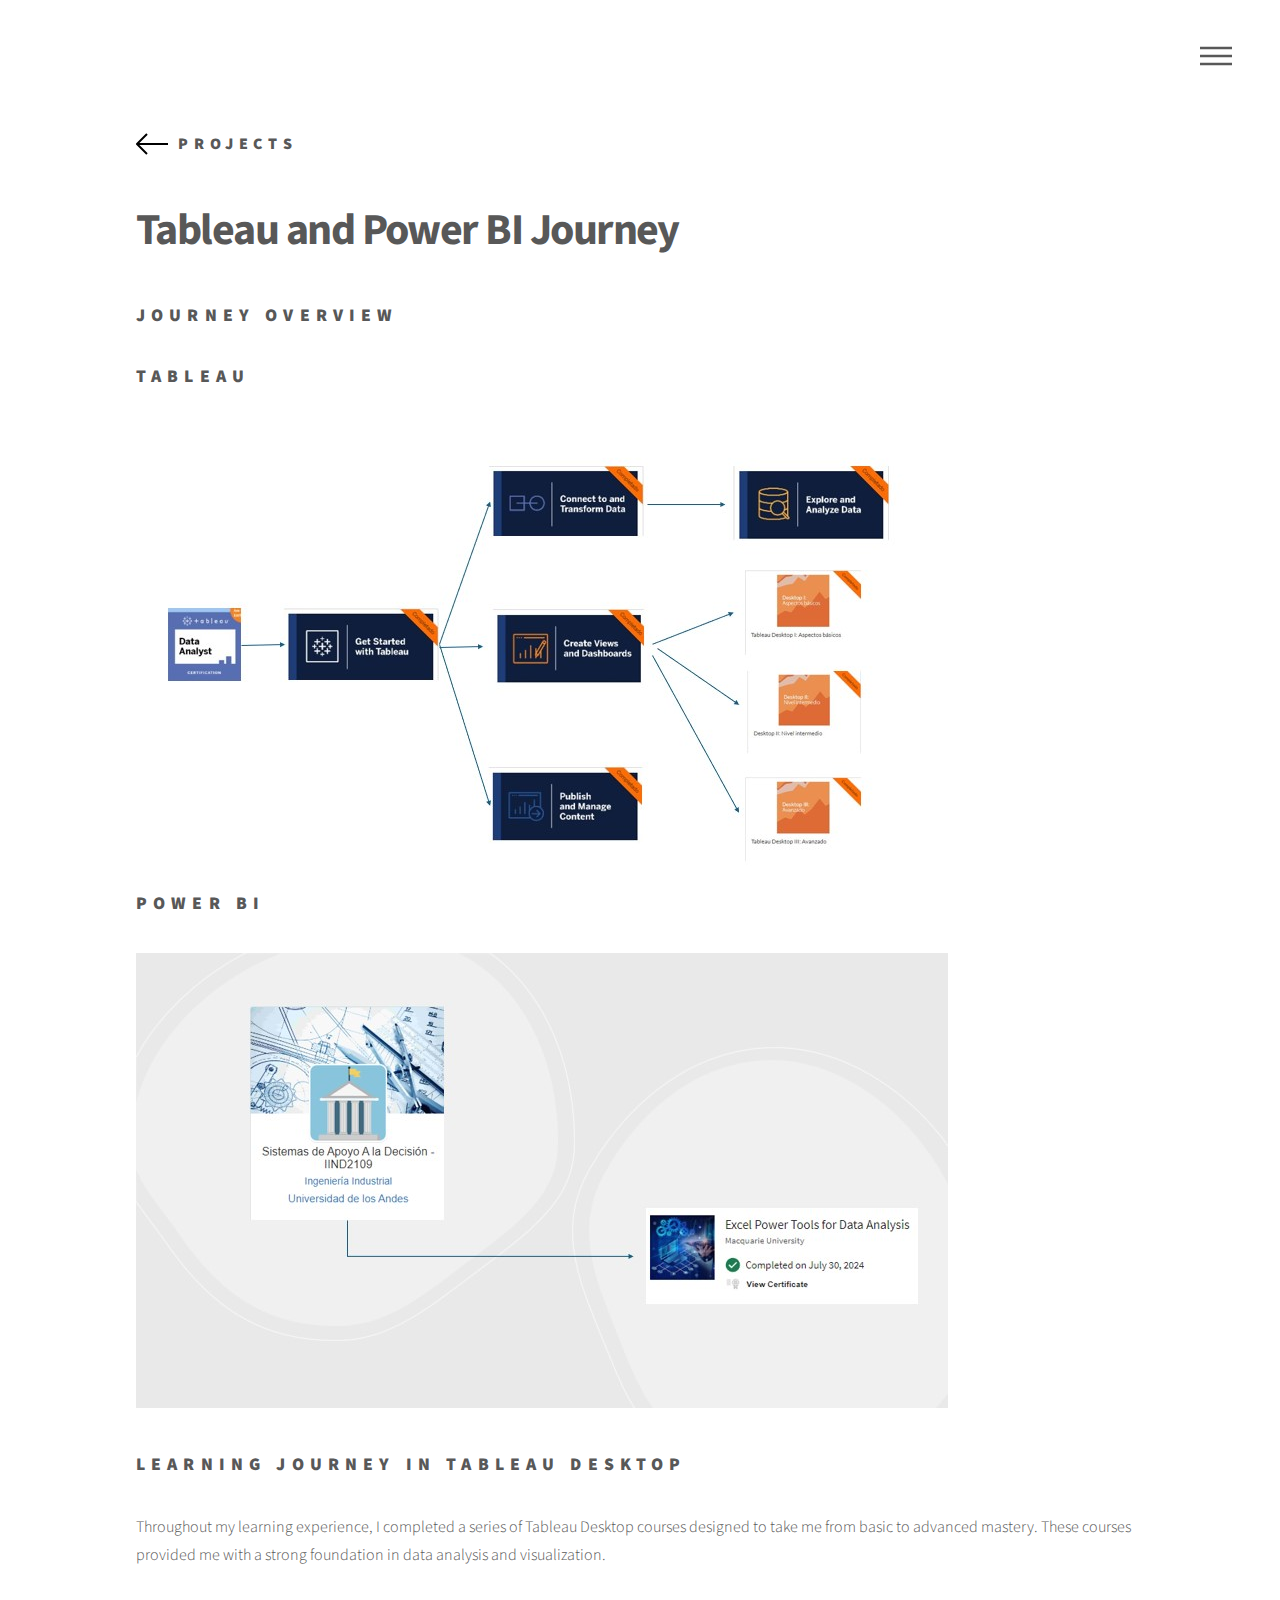
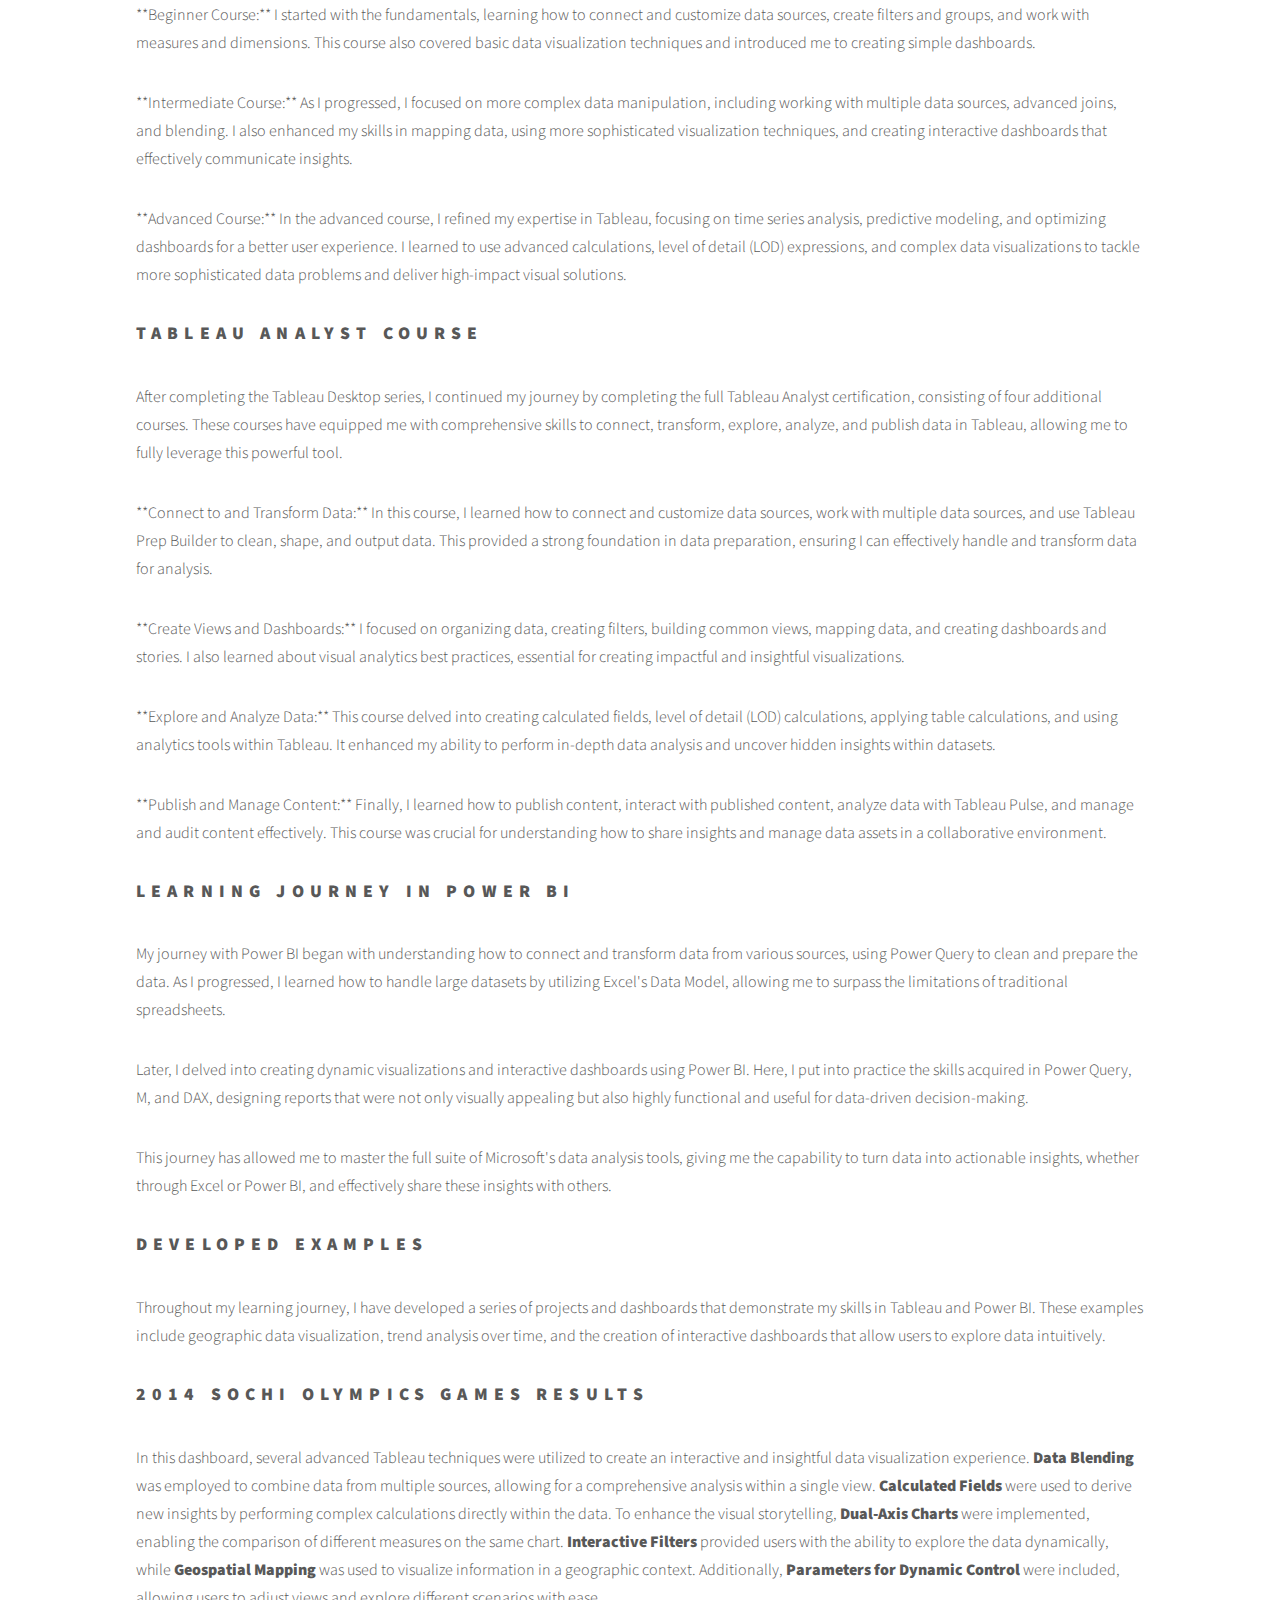
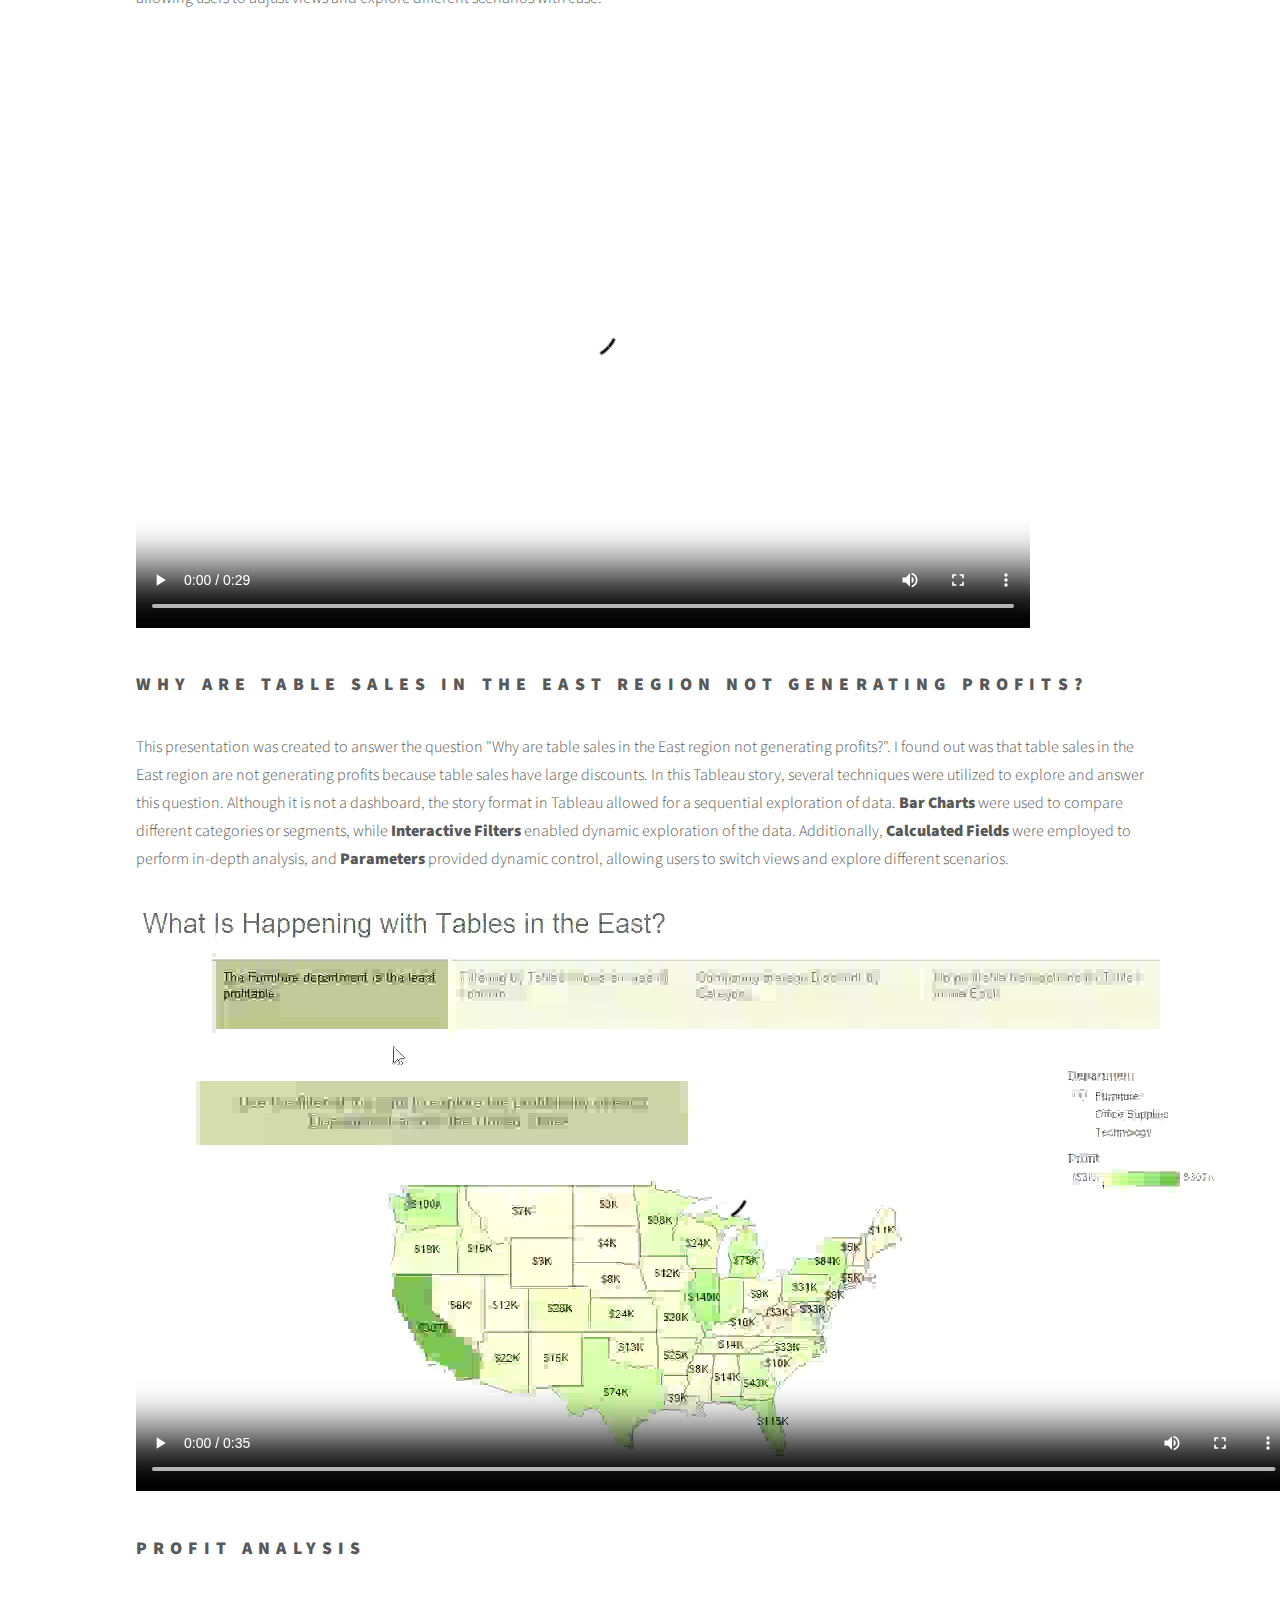
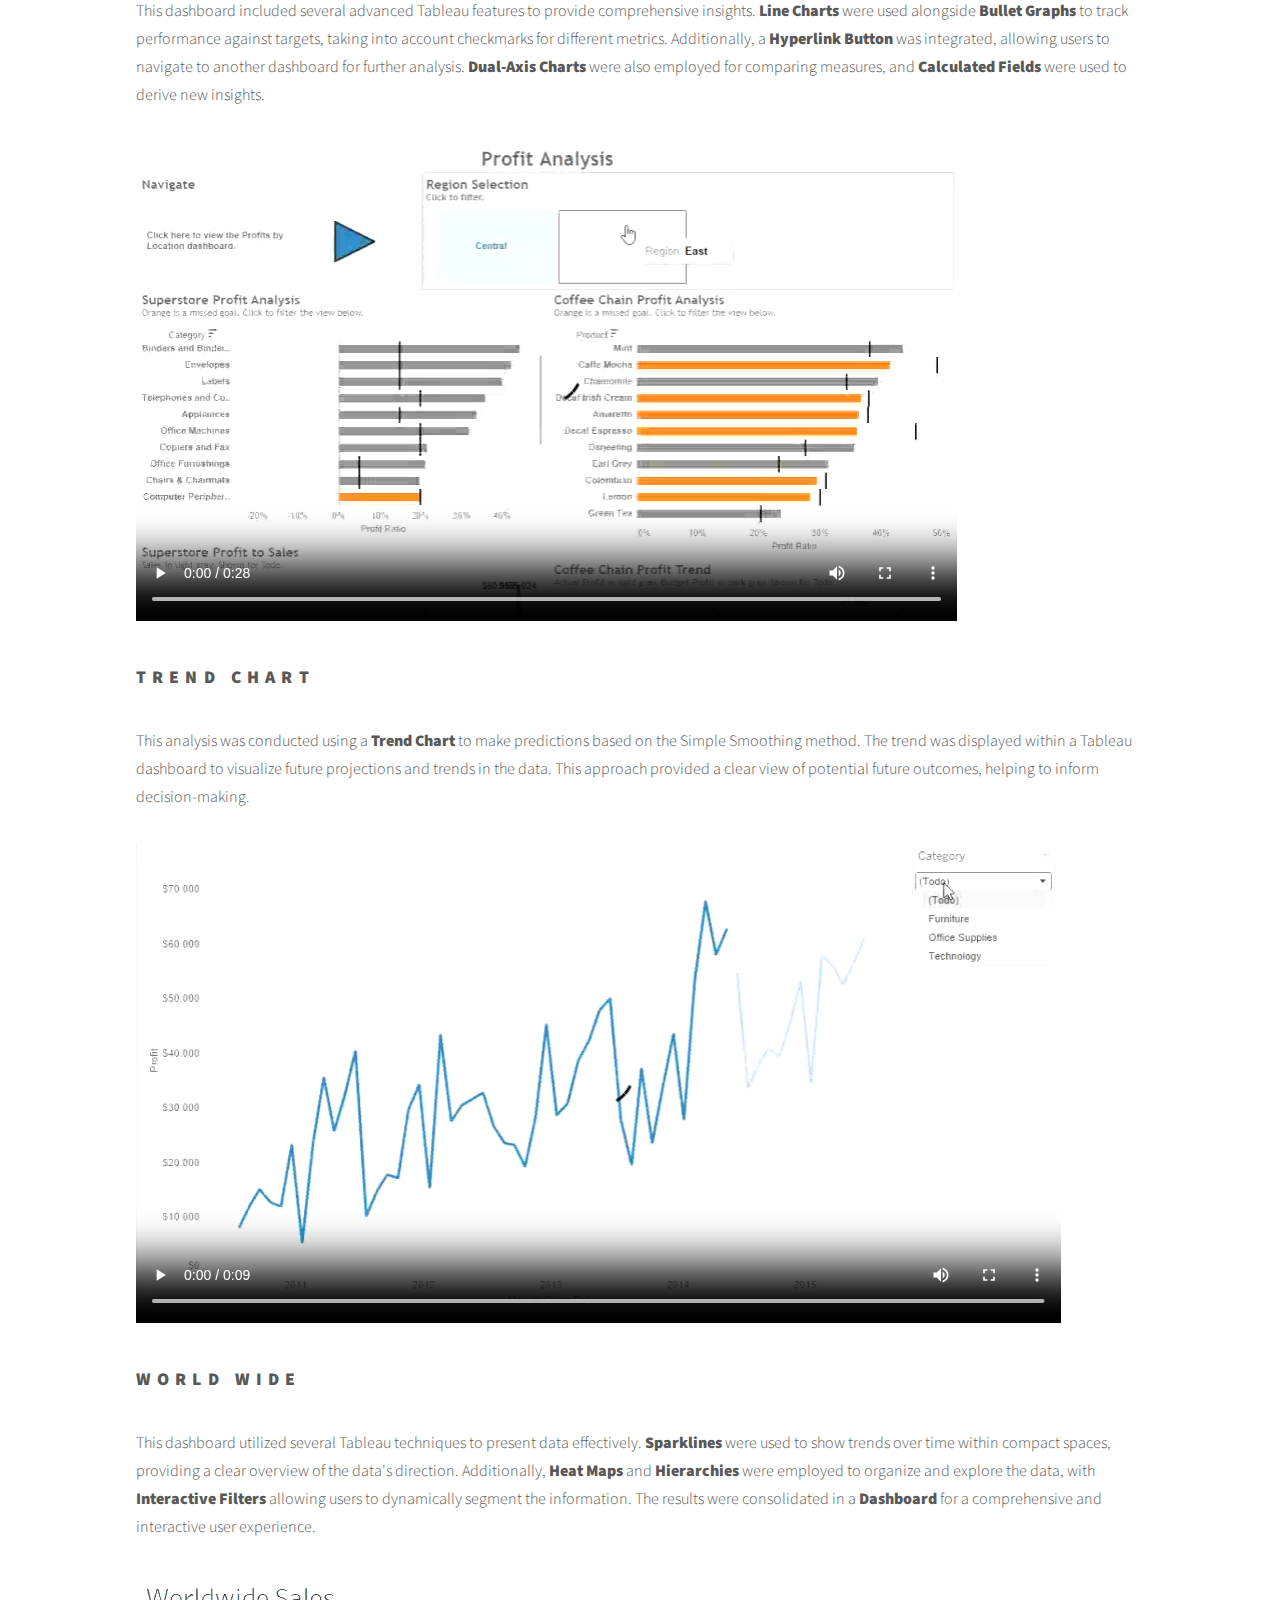
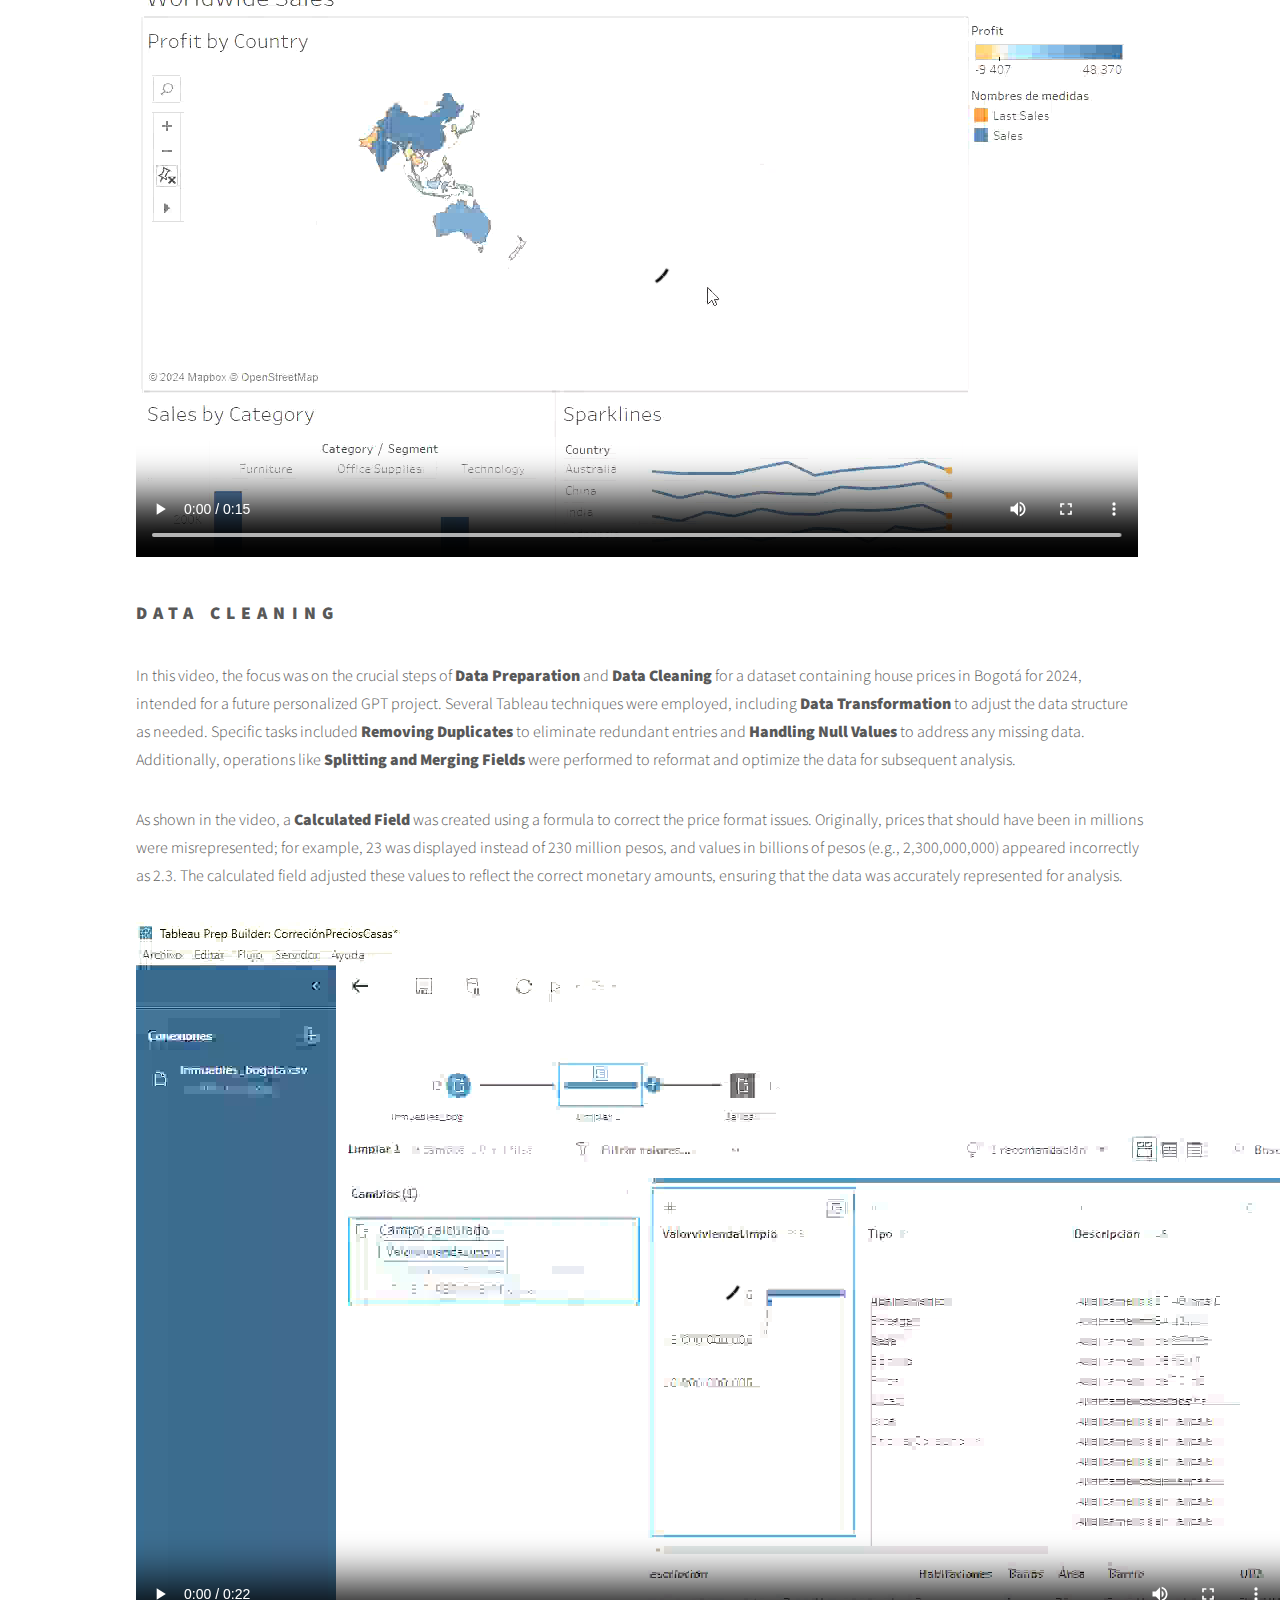
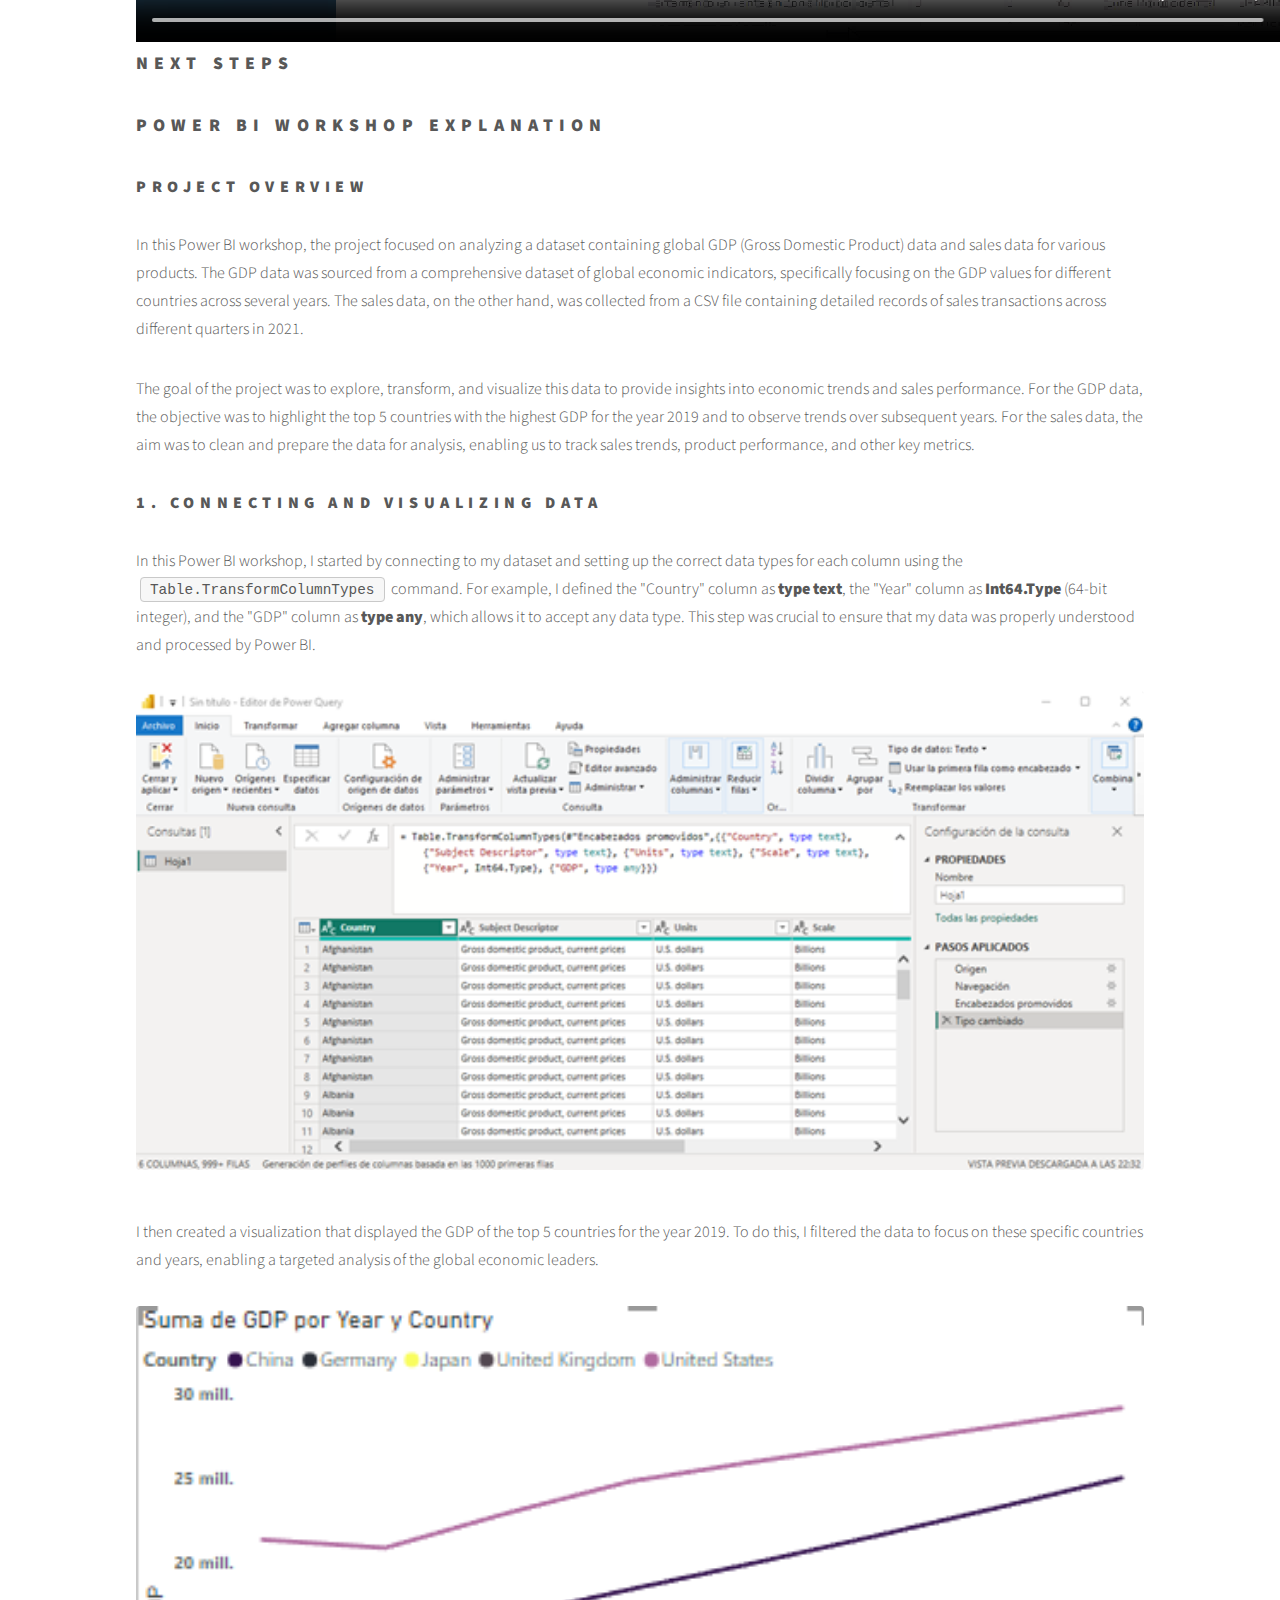
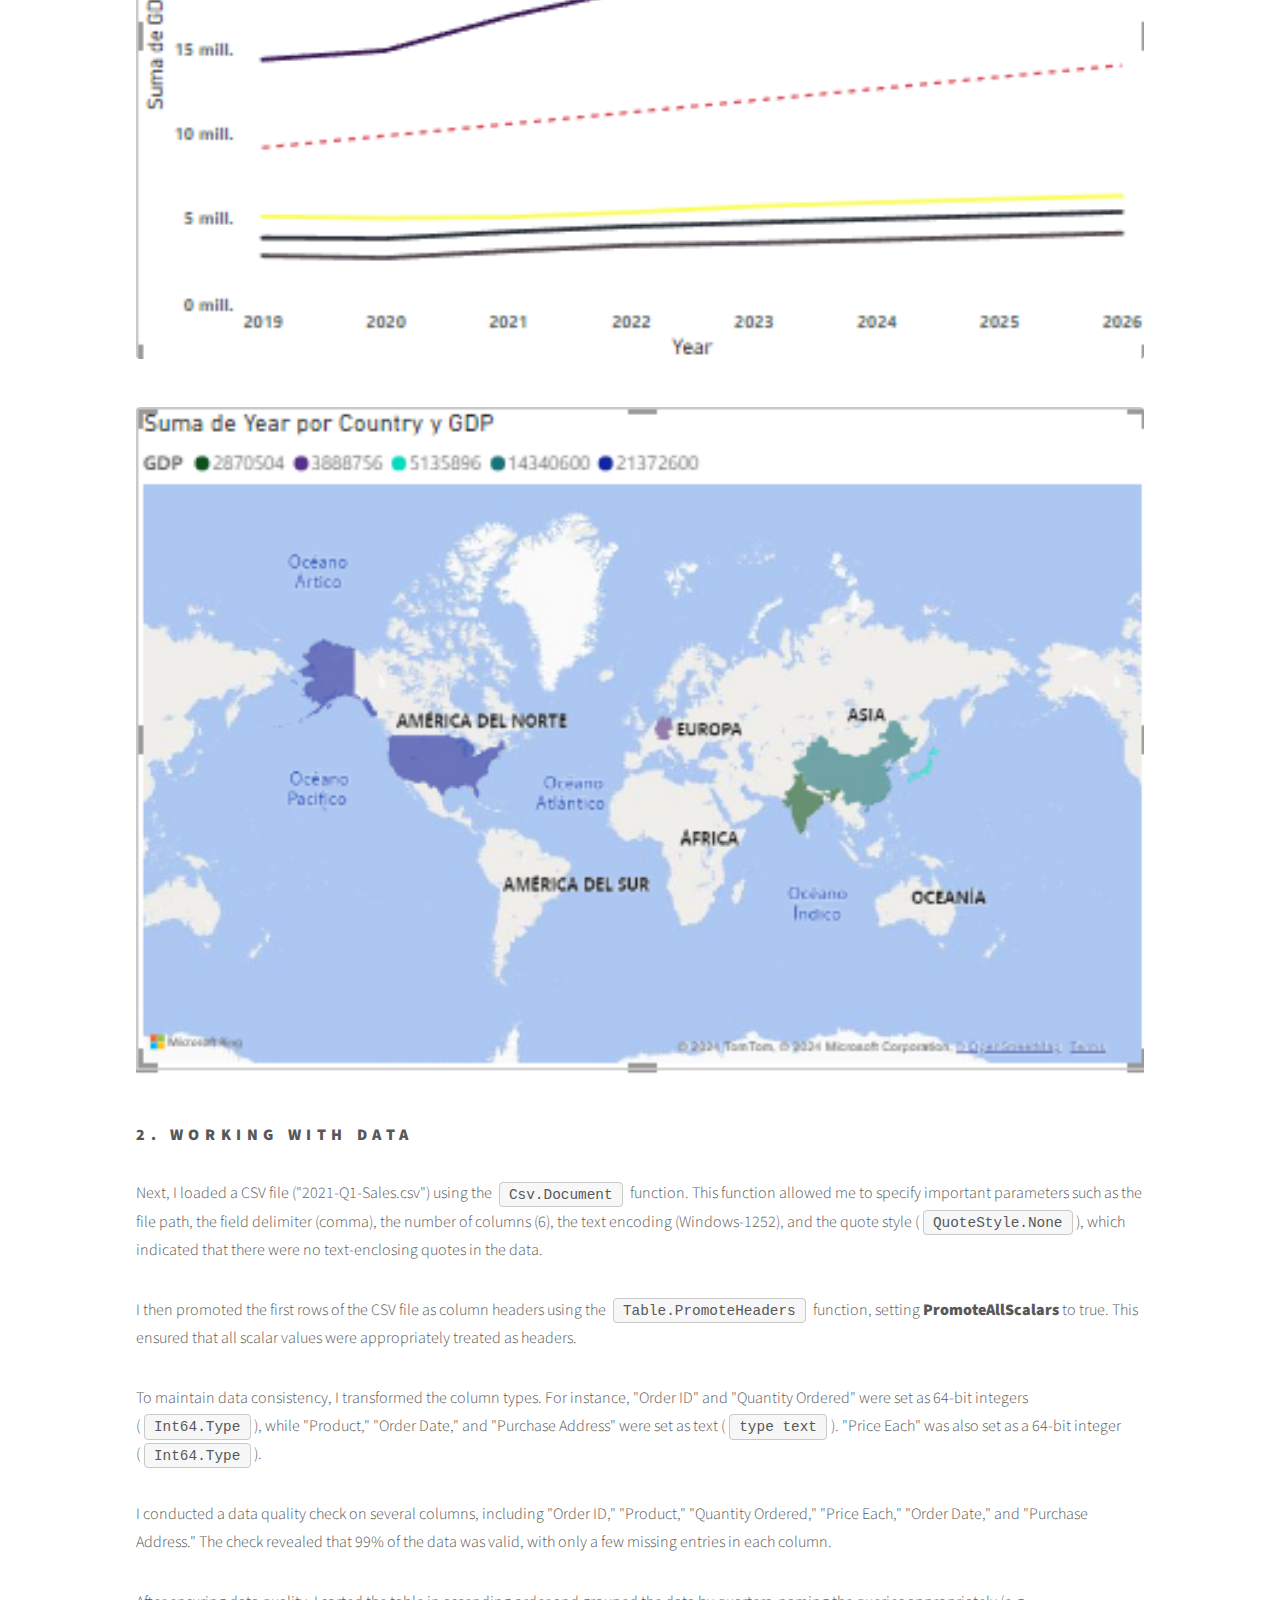
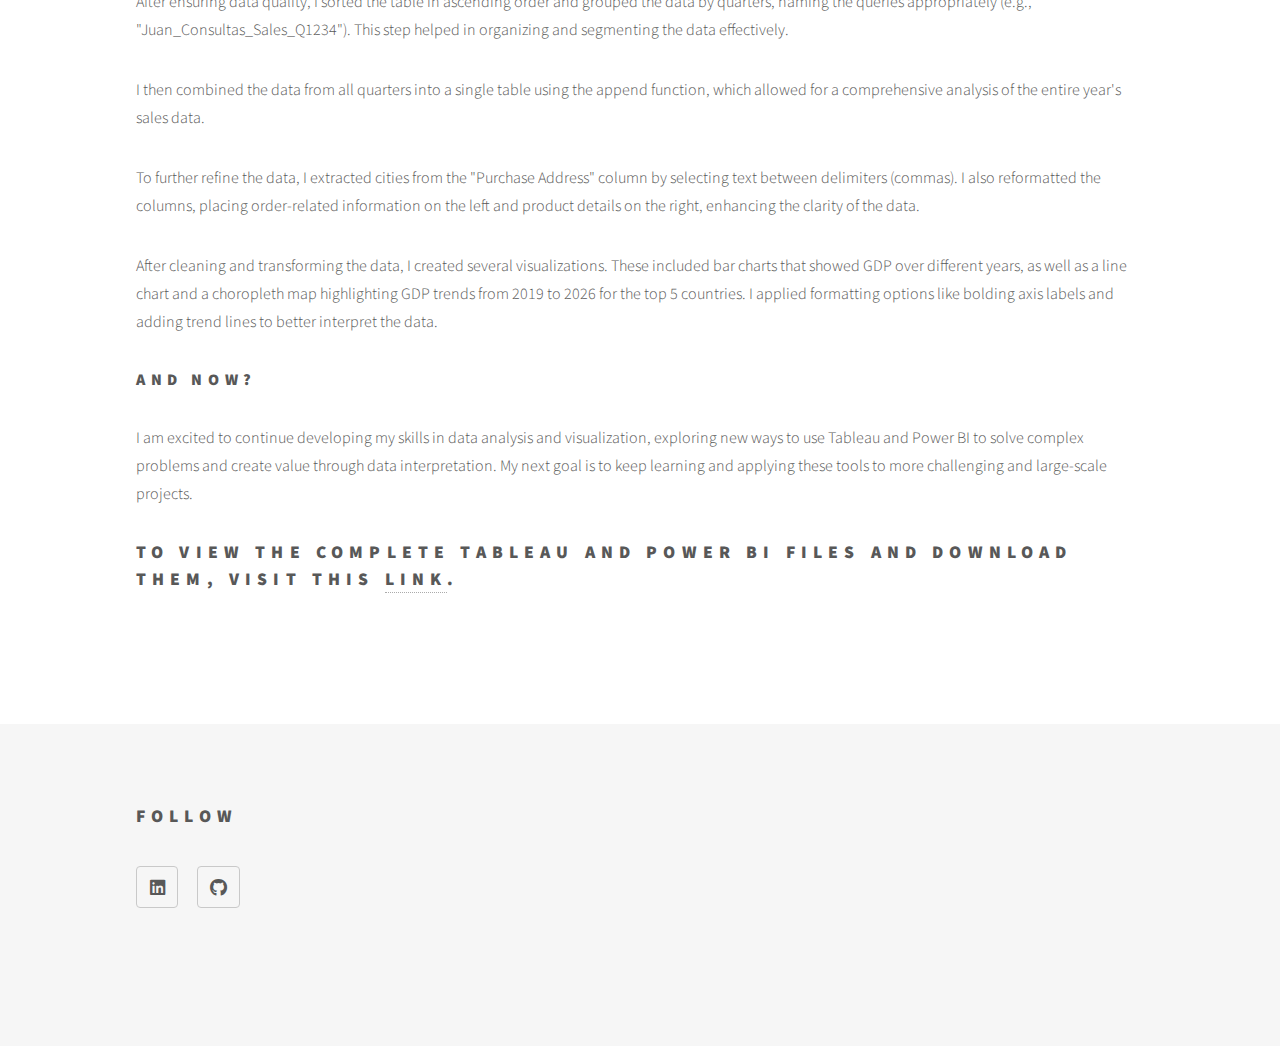
<file: TableauandpowerBI.html>
<!DOCTYPE HTML>
<!--
	Phantom by HTML5 UP
	html5up.net | @ajlkn
	Free for personal and commercial use under the CCA 3.0 license (html5up.net/license)
-->
<html>
	<head>
		<title>Tableau and Power BI Journey</title>
		<meta charset="utf-8" />
		<meta name="viewport" content="width=device-width, initial-scale=1, user-scalable=no" />
		<link rel="stylesheet" href="assets/css/main.css" />
		<noscript><link rel="stylesheet" href="assets/css/noscript.css" /></noscript>
	</head>
	<body class="is-preload">
		<!-- Wrapper -->
			<div id="wrapper">

				<!-- Header -->
					<header id="header">
						<div class="inner">

							<!-- Logo -->
								<a href="index.html" class="logo">
									<span class="symbol"><img src="images/arrowleft.svg" alt="" /></span><span class="title">Projects</span>
								</a>

							<!-- Nav -->
								<nav>
									<ul>
										<li><a href="#menu">Menu</a></li>
									</ul>
								</nav>

						</div>
					</header>

				<!-- Menu -->
					<nav id="menu">
						<h2>Menu</h2>
						<ul>
							<li><a href="index.html">Home</a></li>
						</ul>
					</nav>

				<!-- Main -->
                    <div id="main">
                        <div class="inner">
                            <h1>Tableau and Power BI Journey</h1>

                            <h2>Journey Overview</h2>
                            <h2>Tableau</h2>
                            <div id="course-map">
                                <img src="images/mapatableau.jpg" usemap="#coursemap" alt="Course Map">

                                <map name="coursemap">
                                    <!-- Definir las áreas clickeables sobre la imagen -->
                                    <!-- Ejemplo: Coordenadas de la primera área -->
                                    <area shape="rect" coords="150,180,300,250" href="javascript:void(0);" alt="Course 1" onclick="showPopup('course1')">
                                    <area shape="rect" coords="360,180,500,250" href="javascript:void(0);" alt="Course 2" onclick="showPopup('course2')">
                                    <area shape="rect" coords="360,40,500,100" href="javascript:void(0);" alt="Course 3" onclick="showPopup('course3')">
                                    <area shape="rect" coords="600,40,750,100" href="javascript:void(0);" alt="Course 4" onclick="showPopup('course4')">
                                    <area shape="rect" coords="360,350,500,410" href="javascript:void(0);" alt="Course 5" onclick="showPopup('course5')">
                                    <area shape="rect" coords="600,140,730,220" href="javascript:void(0);" alt="Course 6" onclick="showPopup('course6')">
                                    <area shape="rect" coords="600,240,730,320"  href="javascript:void(0);" alt="Course 7" onclick="showPopup('course7')">
                                    <area shape="rect" coords="600,350,730,420"  href="javascript:void(0);" alt="Course 8" onclick="showPopup('course8')">
                                    <!-- Añadir más áreas según sea necesario -->
                                </map>
                            </div>



                            <!-- Pop-up modals -->
                            <div id="popup-course1" class="popup">
                                <div class="popup-content">
                                    <span class="close" onclick="closePopup('course1')">&times;</span>
                                    <h2>GET STARTED WITH TABLEAU</h2>
                                    <button onclick="showDescription('course1')">Course description</button>
                                    <button onclick="showCertificate('GetStartedWithTableau')">View certificate</button>
                                </div>
                            </div>

                            <div id="popup-course2" class="popup">
                                <div class="popup-content">
                                    <span class="close" onclick="closePopup('course2')">&times;</span>
                                    <h2>CREATE VIEWS AND DASHBOARDS</h2>
                                    <button onclick="showDescription('course2')">Ver Descripción</button>
                                    <button onclick="showCertificate('CreateandViewDashboards')">Ver Certificado</button>
                                </div>
                            </div>

                            <div id="popup-course3" class="popup">
                                <div class="popup-content">
                                    <span class="close" onclick="closePopup('course3')">&times;</span>
                                    <h2>CONNECT TO AND TRANSFORM DATA</h2>
                                    <button onclick="showDescription('course3')">Course description</button>
                                    <button onclick="showCertificate('conectandtransformdata')">View certificate</button>
                                </div>
                            </div>

                            <div id="popup-course4" class="popup">
                                <div class="popup-content">
                                    <span class="close" onclick="closePopup('course4')">&times;</span>
                                    <h2>EXPLORE AN ANALYZE DATA</h2>
                                    <button onclick="showDescription('course4')">Course description</button>
                                    <button onclick="showCertificate('Exploreandanalyzedata')">View certificate</button>
                                </div>
                            </div>

                            <div id="popup-course5" class="popup">
                                <div class="popup-content">
                                    <span class="close" onclick="closePopup('course5')">&times;</span>
                                    <h2>PUBLISH AND MANAGE CONTENT</h2>
                                    <button onclick="showDescription('course5')">Course description</button>
                                    <button onclick="showCertificate('Publishandmanagecontent')">View certificate</button>
                                </div>
                            </div>

                            <div id="popup-course6" class="popup">
                                <div class="popup-content">
                                    <span class="close" onclick="closePopup('course6')">&times;</span>
                                    <h2>TABLEAU DESKTOP BASIC</h2>
                                    <button onclick="showDescription('course6')">Course description</button>
                                    <button onclick="showCertificate('TableauBasic')">View certificate</button>
                                </div>
                            </div>

                            <div id="popup-course7" class="popup">
                                <div class="popup-content">
                                    <span class="close" onclick="closePopup('course7')">&times;</span>
                                    <h2>TABLEAU DESKTOP INTERMEDIATE</h2>
                                    <button onclick="showDescription('course7')">Course description</button>
                                    <button onclick="showCertificate('TableauIntermediate')">View certificate</button>
                                </div>
                            </div>

                            <div id="popup-course8" class="popup">
                                <div class="popup-content">
                                    <span class="close" onclick="closePopup('course8')">&times;</span>
                                    <h2>TABLEAU DESKTOP ADVANCED</h2>
                                    <button onclick="showDescription('course8')">Course description</button>
                                    <button onclick="showCertificate('Advanced')">View certificate</button>
                                </div>
                            </div>

                            <!-- Pop-up modals for Descriptions -->
                            <div id="popup-description-course1" class="popup">
                                <div class="popup-content">
                                    <span class="close" onclick="closePopup('description-course1')">&times;</span>
                                    <h2>Description course "Get Started With Tableau"</h2>
                                    <p>Describe the basics of data literacy. Describe how to read and interpret data in different chart types. Demonstrate an understanding of Tableau terminology. Describe the flow of analysis in Tableau Desktop. Describe key areas of the Tableau Desktop workspace. Describe when to choose a specific graph/chart type based on a business scenario and audience. Understand the use cases for each Tableau product. Use Tableau Pulse's automated, AI-enhanced analytics to see, understand, and act on your data.</p>
                                </div>
                            </div>

                            <div id="popup-description-course2" class="popup">
                                <div class="popup-content">
                                    <span class="close" onclick="closePopup('description-course2')">&times;</span>
                                    <h2>Description course "Create Views and Dashboards"</h2>
                                    <p>Connect to your data and edit a data source. Edit metadata and group fields in Tableau Desktop, Tableau Cloud, and Tableau Server. Connect to, clean, and output your data for analysis in Tableau Desktop and Tableau Server or Tableau Cloud. Apply cleaning operations, create calculations, and edit incorrect field values singly or in groups to address data issues. Build data prep flows, and reshape data using pivots and aggregations. Validate your data preparation work in Tableau Prep Builder and in Tableau Desktop. Configure and use Tableau Prep Builder's data sampling functionality. Design a complex flow, end-to-end, applying the range of cleaning techniques available, for a real-world scenario.</p>
                                </div>
                            </div>

                            <div id="popup-description-course3" class="popup">
                                <div class="popup-content">
                                    <span class="close" onclick="closePopup('description-course3')">&times;</span>
                                    <h2>Description course "Connect to and Transform Data"</h2>
                                    <p>This course teaches how to connect to data sources and edit them, manage metadata, and group fields in Tableau Desktop, Tableau Cloud, and Tableau Server. It covers essential data preparation techniques, including cleaning operations, creating calculations, and correcting data issues both individually and in groups. The course also guides learners through building data prep flows, reshaping data using pivots and aggregations, and validating their work in Tableau Prep Builder and Tableau Desktop. Additionally, it explains how to configure and use Tableau Prep Builder's data sampling functionality. Finally, the course demonstrates how to design complex, end-to-end data flows, applying a comprehensive range of cleaning techniques for real-world scenarios.</p>
                                </div>
                            </div>

                            <div id="popup-description-course4" class="popup">
                                <div class="popup-content">
                                    <span class="close" onclick="closePopup('description-course4')">&times;</span>
                                    <h2>Description course "Explore and Analyze Data"</h2>
                                    <p>
                                        This course teaches how to create basic calculations, including arithmetic calculations, custom aggregations, and ratios. It covers the creation of quick table calculations as well as custom table calculations. The course also guides learners on how to summarize, model, and customize data using the Analytics feature. Additionally, it explains how to create parameters to enable interactivity within Tableau.</p>
                                </div>
                            </div>

                            <div id="popup-description-course5" class="popup">
                                <div class="popup-content">
                                    <span class="close" onclick="closePopup('description-course5')">&times;</span>
                                    <h2>Description course "Publish and Manage Content"</h2>
                                    <p>
                                        This course teaches how to describe Tableau roles and licenses, as well as the best practices for managing data to optimize performance. It covers the governance policies for publishing and managing content on Tableau Server and sites. The course also includes instructions on how to publish content to Tableau Server and Tableau Cloud, schedule data refreshes and flows, and manage and interact with published workbooks.</p>
                                </div>
                            </div>

                            <div id="popup-description-course6" class="popup">
                                <div class="popup-content">
                                    <span class="close" onclick="closePopup('description-course6')">&times;</span>
                                    <h2>Description course "Tableau Desktop Basic"</h2>
                                    <p>This course teaches how to connect to your data, edit and save a data source, and understand Tableau terminology. It covers the use of Tableau's interface to create compelling visualizations effectively. You will learn to create basic calculations, including arithmetic calculations, custom aggregations, and quick table calculations. The course also covers how to represent your data using various visualization types, such as cross-tabs, geographic maps, heat maps, tree maps, pie and bar charts, dual-axis charts, combined charts with different mark types, highlight tables, and scatter plots. Finally, the course will guide you in generating dashboards to share your visualizations.</p>
                                </div>
                            </div>

                            <div id="popup-description-course7" class="popup">
                                <div class="popup-content">
                                    <span class="close" onclick="closePopup('description-course7')">&times;</span>
                                    <h2>Description course "Tableau Desktop Intermediate"</h2>
                                    <p>This course teaches how to create advanced visualizations and chart types, build complex calculations for data manipulation, and use statistical techniques for data analysis. It covers the use of parameters and input controls to give users control over specific values, implementing advanced geographic mapping techniques, and creating spatial visualizations for non-geographic data using custom geocoding and images. Additionally, the course covers combining data sources using data blending, improving performance with extracts, and creating better dashboards with techniques for guided analysis, interactive dashboard design, and best practices in visual analysis.</p>
                                </div>
                            </div>

                            <div id="popup-description-course8" class="popup">
                                <div class="popup-content">
                                    <span class="close" onclick="closePopup('description-course8')">&times;</span>
                                    <h2>Description course "Tableau Desktop Advanced"</h2>
                                    <p>
                                        This course teaches how to perform advanced calculations to extract additional insights from your data, incorporate advanced chart types into your analysis, and apply advanced dashboard creation techniques. It covers the combined use of calculations, parameters, and table calculations, and demonstrates how to apply Tableau techniques to solve practical use cases commonly encountered by corporate users. The course also includes guidance on formatting visualizations and dashboards for maximum impact and explores real-world business examples.</p>
                                </div>
                            </div>

                            <h2>Power Bi</h2>
                            <div id="course-map">
                                <img src="images/mapapowerbi.jpg" usemap="#coursemappowerbi" alt="Course Map">

                                <map name="coursemappowerbi">
                                    <!-- Definir las áreas clickeables sobre la imagen -->
                                    <!-- Ejemplo: Coordenadas de la primera área -->
                                    <area shape="rect" coords="110,50,310,270" href="javascript:void(0);" alt="Course 9" onclick="showPopup('course9')">
                                    <area shape="rect" coords="510,250,780,350" href="javascript:void(0);" alt="Course 10" onclick="showPopup('course10')">
                                    <!-- Añadir más áreas según sea necesario -->
                                </map>
                            </div>


                            <div id="popup-course9" class="popup">
                                <div class="popup-content">
                                    <span class="close" onclick="closePopup('course9')">&times;</span>
                                    <h2>DECISION SUPPORT SYSTEMS</h2>
                                    <button onclick="showDescription('course9')">Course description</button>
                                    <button onclick="showCertificate('SAD')">View certificate</button>
                                </div>
                            </div>

                            <div id="popup-course10" class="popup">
                                <div class="popup-content">
                                    <span class="close" onclick="closePopup('course10')">&times;</span>
                                    <h2>EXCEL POWER TOOLS FOR DATA ANALYSIS </h2>
                                    <button onclick="showDescription('course10')">Course description</button>
                                    <button onclick="showCertificate('excelpowertools')">View certificate</button>
                                </div>
                            </div>

                            
                            <div id="popup-description-course9" class="popup">
                                <div class="popup-content">
                                    <span class="close" onclick="closePopup('description-course9')">&times;</span>
                                    <h2>Description course "Decision Support Systems"</h2>  
                                    <p> This course offers a comprehensive exploration of Excel, covering foundational skills such as navigating cells, formatting, and creating formulas, progressing to advanced techniques like data validation, conditional formatting, and the creation of dynamic charts and PivotTables. The course also introduces VBA (Visual Basic for Applications) with a focus on macro recording, object properties, and module organization. Students will learn to create variables, conditional structures, and loops, and apply them to real-world business cases. Additionally, the course delves into database integration, including SQL queries, JOIN operations, and database functions within Excel. Power BI is utilized for data cleaning and to visualize information, enabling students to create interactive reports and dashboards. Furthermore, the course includes reading and integrating information from Access databases, providing a holistic approach to data management and analysis. Practical assignments, exams, and a final project challenge students to apply all acquired skills in a comprehensive Excel, VBA, and Power BI simulation.</p>
                                </div>
                            </div>


                            <div id="popup-description-course10" class="popup">
                                <div class="popup-content">
                                    <span class="close" onclick="closePopup('description-course10')">&times;</span>
                                    <h2>Description course "Excel Power Tools for Data Analysis"</h2>
                                    <p>This course, covers essential skills for handling data in Excel, Power Pivot, and Power BI. The course begins with importing and transforming data using Power Query, managing large datasets with Power Pivot, and creating interactive reports with Power BI. Starting with importing and combining data from various sources, the course then focuses on transforming data, including pivoting and grouping operations. The Data Model in Excel is explored to manage extensive data and create complex visualizations. The course concludes with a transition to Power BI, applying Excel skills to build dynamic dashboards and share them with others. The course includes a mix of videos, readings, and quizzes to reinforce learning.
                                       </p>
                                </div>
                            </div>


                            <h2></h2>
                            <h2>Learning Journey in Tableau Desktop</h2>
                            <p>
                                Throughout my learning experience, I completed a series of Tableau Desktop courses designed to take me from basic to advanced mastery. These courses provided me with a strong foundation in data analysis and visualization.
                            </p>
                            <p>
                                **Beginner Course:** I started with the fundamentals, learning how to connect and customize data sources, create filters and groups, and work with measures and dimensions. This course also covered basic data visualization techniques and introduced me to creating simple dashboards.
                            </p>
                            <p>
                                **Intermediate Course:** As I progressed, I focused on more complex data manipulation, including working with multiple data sources, advanced joins, and blending. I also enhanced my skills in mapping data, using more sophisticated visualization techniques, and creating interactive dashboards that effectively communicate insights.
                            </p>
                            <p>
                                **Advanced Course:** In the advanced course, I refined my expertise in Tableau, focusing on time series analysis, predictive modeling, and optimizing dashboards for a better user experience. I learned to use advanced calculations, level of detail (LOD) expressions, and complex data visualizations to tackle more sophisticated data problems and deliver high-impact visual solutions.
                            </p>

                            <h2>Tableau Analyst Course</h2>
                            <p>
                                After completing the Tableau Desktop series, I continued my journey by completing the full Tableau Analyst certification, consisting of four additional courses. These courses have equipped me with comprehensive skills to connect, transform, explore, analyze, and publish data in Tableau, allowing me to fully leverage this powerful tool.
                            </p>

                            <p>
                                **Connect to and Transform Data:** In this course, I learned how to connect and customize data sources, work with multiple data sources, and use Tableau Prep Builder to clean, shape, and output data. This provided a strong foundation in data preparation, ensuring I can effectively handle and transform data for analysis.
                            </p>

                            <p>
                                **Create Views and Dashboards:** I focused on organizing data, creating filters, building common views, mapping data, and creating dashboards and stories. I also learned about visual analytics best practices, essential for creating impactful and insightful visualizations.
                            </p>

                            <p>
                                **Explore and Analyze Data:** This course delved into creating calculated fields, level of detail (LOD) calculations, applying table calculations, and using analytics tools within Tableau. It enhanced my ability to perform in-depth data analysis and uncover hidden insights within datasets.
                            </p>

                            <p>
                                **Publish and Manage Content:** Finally, I learned how to publish content, interact with published content, analyze data with Tableau Pulse, and manage and audit content effectively. This course was crucial for understanding how to share insights and manage data assets in a collaborative environment.
                            </p>

                            <h2>Learning Journey in Power BI</h2>
                            <p>
                                My journey with Power BI began with understanding how to connect and transform data from various sources, using Power Query to clean and prepare the data. As I progressed, I learned how to handle large datasets by utilizing Excel's Data Model, allowing me to surpass the limitations of traditional spreadsheets.
                            </p>
                            <p>
                                Later, I delved into creating dynamic visualizations and interactive dashboards using Power BI. Here, I put into practice the skills acquired in Power Query, M, and DAX, designing reports that were not only visually appealing but also highly functional and useful for data-driven decision-making.
                            </p>
                            <p>
                                This journey has allowed me to master the full suite of Microsoft's data analysis tools, giving me the capability to turn data into actionable insights, whether through Excel or Power BI, and effectively share these insights with others.
                            </p>

                            <h2>Developed Examples</h2>
                            <p>
                                Throughout my learning journey, I have developed a series of projects and dashboards that demonstrate my skills in Tableau and Power BI. These examples include geographic data visualization, trend analysis over time, and the creation of interactive dashboards that allow users to explore data intuitively.
                            </p>

                            <h2>2014 Sochi Olympics Games Results</h2>
                            <p>In this dashboard, several advanced Tableau techniques were utilized to create an interactive and insightful data visualization experience. <strong>Data Blending</strong> was employed to combine data from multiple sources, allowing for a comprehensive analysis within a single view. <strong>Calculated Fields</strong> were used to derive new insights by performing complex calculations directly within the data. To enhance the visual storytelling, <strong>Dual-Axis Charts</strong> were implemented, enabling the comparison of different measures on the same chart. <strong>Interactive Filters</strong> provided users with the ability to explore the data dynamically, while <strong>Geospatial Mapping</strong> was used to visualize information in a geographic context. Additionally, <strong>Parameters for Dynamic Control</strong> were included, allowing users to adjust views and explore different scenarios with ease.</p>
                            <span class="video"><video src="videos/Grabaciónprimergrafica.mp4" controls controlslist="nodownload"></video></span>
                            <h2></h2>
                            <h2>Why are table sales in the East region not generating profits?</h2>
                            <p>This presentation was created to answer the question "Why are table sales in the East region not generating profits?". I found out was that table sales in the East region are not generating profits because table sales have large discounts. In this Tableau story, several techniques were utilized to explore and answer this question. Although it is not a dashboard, the story format in Tableau allowed for a sequential exploration of data. <strong>Bar Charts</strong> were used to compare different categories or segments, while <strong>Interactive Filters</strong> enabled dynamic exploration of the data. Additionally, <strong>Calculated Fields</strong> were employed to perform in-depth analysis, and <strong>Parameters</strong> provided dynamic control, allowing users to switch views and explore different scenarios.</p>
                            <span class="video"><video src="videos/Grabaciónsegundagrafica.mp4" controls controlslist="nodownload"></video></span>
                            <h2></h2>
                            <h2>Profit Analysis</h2>
                            <p>This dashboard included several advanced Tableau features to provide comprehensive insights. <strong>Line Charts</strong> were used alongside <strong>Bullet Graphs</strong> to track performance against targets, taking into account checkmarks for different metrics. Additionally, a <strong>Hyperlink Button</strong> was integrated, allowing users to navigate to another dashboard for further analysis. <strong>Dual-Axis Charts</strong> were also employed for comparing measures, and <strong>Calculated Fields</strong> were used to derive new insights.</p>
                            <span class="video"><video src="videos/Grabaciónterceragrafica.mp4" controls controlslist="nodownload"></video></span>
                            <h2></h2>
                            <h2>Trend chart</h2>
                            <p>This analysis was conducted using a <strong>Trend Chart</strong> to make predictions based on the Simple Smoothing method. The trend was displayed within a Tableau dashboard to visualize future projections and trends in the data. This approach provided a clear view of potential future outcomes, helping to inform decision-making.</p>
                            <span class="video"><video src="videos/Grabacióncuartagrafica.mp4" controls controlslist="nodownload"></video></span>
                            <h2></h2>
                            <h2>World wide</h2>
                            <p>This dashboard utilized several Tableau techniques to present data effectively. <strong>Sparklines</strong> were used to show trends over time within compact spaces, providing a clear overview of the data's direction. Additionally, <strong>Heat Maps</strong> and <strong>Hierarchies</strong> were employed to organize and explore the data, with <strong>Interactive Filters</strong> allowing users to dynamically segment the information. The results were consolidated in a <strong>Dashboard</strong> for a comprehensive and interactive user experience.</p>
                            <span class="video"><video src="videos/Grabaciónquintagrafica.mp4" controls controlslist="nodownload"></video></span>
                            <h2></h2>
                            <h2>Data cleaning</h2>
                            <p>In this video, the focus was on the crucial steps of <strong>Data Preparation</strong> and <strong>Data Cleaning</strong> for a dataset containing house prices in Bogotá for 2024, intended for a future personalized GPT project. Several Tableau techniques were employed, including <strong>Data Transformation</strong> to adjust the data structure as needed. Specific tasks included <strong>Removing Duplicates</strong> to eliminate redundant entries and <strong>Handling Null Values</strong> to address any missing data. Additionally, operations like <strong>Splitting and Merging Fields</strong> were performed to reformat and optimize the data for subsequent analysis.</p>
                            <p>As shown in the video, a <strong>Calculated Field</strong> was created using a formula to correct the price format issues. Originally, prices that should have been in millions were misrepresented; for example, 23 was displayed instead of 230 million pesos, and values in billions of pesos (e.g., 2,300,000,000) appeared incorrectly as 2.3. The calculated field adjusted these values to reflect the correct monetary amounts, ensuring that the data was accurately represented for analysis.</p>
                            <span class="video"><video src="videos/Grabaciónlimpiezadatos.mp4" controls controlslist="nodownload"></video></span>
                            <h2>Next Steps</h2>

                            <h2>Power BI Workshop Explanation</h2>
                            <h3>Project Overview</h3>
                            <p>
                                In this Power BI workshop, the project focused on analyzing a dataset containing global GDP (Gross Domestic Product) data and sales data for various products. The GDP data was sourced from a comprehensive dataset of global economic indicators, specifically focusing on the GDP values for different countries across several years. The sales data, on the other hand, was collected from a CSV file containing detailed records of sales transactions across different quarters in 2021.
                            </p>
                            
                            <p>
                                The goal of the project was to explore, transform, and visualize this data to provide insights into economic trends and sales performance. For the GDP data, the objective was to highlight the top 5 countries with the highest GDP for the year 2019 and to observe trends over subsequent years. For the sales data, the aim was to clean and prepare the data for analysis, enabling us to track sales trends, product performance, and other key metrics.
                            </p>

                            <h3>1. Connecting and Visualizing Data</h3>
                            <p>
                                In this Power BI workshop, I started by connecting to my dataset and setting up the correct data types for each column using the <code>Table.TransformColumnTypes</code> command. For example, I defined the "Country" column as <strong>type text</strong>, the "Year" column as <strong>Int64.Type</strong> (64-bit integer), and the "GDP" column as <strong>type any</strong>, which allows it to accept any data type. This step was crucial to ensure that my data was properly understood and processed by Power BI.
                            </p>
                            <span class="image main"><img src="images/Imagen1.png" alt="" /></span>
                            <p>
                                I then created a visualization that displayed the GDP of the top 5 countries for the year 2019. To do this, I filtered the data to focus on these specific countries and years, enabling a targeted analysis of the global economic leaders.
                            </p>
                            <span class="image main"><img src="images/Imagen2.png" alt="" /></span>
                            <span class="image main"><img src="images/Imagen3.png" alt="" /></span>
                            <h3>2. Working with Data</h3>
                            <p>
                                Next, I loaded a CSV file ("2021-Q1-Sales.csv") using the <code>Csv.Document</code> function. This function allowed me to specify important parameters such as the file path, the field delimiter (comma), the number of columns (6), the text encoding (Windows-1252), and the quote style (<code>QuoteStyle.None</code>), which indicated that there were no text-enclosing quotes in the data.
                            </p>
                            <p>
                                I then promoted the first rows of the CSV file as column headers using the <code>Table.PromoteHeaders</code> function, setting <strong>PromoteAllScalars</strong> to true. This ensured that all scalar values were appropriately treated as headers.
                            </p>
                            <p>
                                To maintain data consistency, I transformed the column types. For instance, "Order ID" and "Quantity Ordered" were set as 64-bit integers (<code>Int64.Type</code>), while "Product," "Order Date," and "Purchase Address" were set as text (<code>type text</code>). "Price Each" was also set as a 64-bit integer (<code>Int64.Type</code>).
                            </p>
                            <p>
                                I conducted a data quality check on several columns, including "Order ID," "Product," "Quantity Ordered," "Price Each," "Order Date," and "Purchase Address." The check revealed that 99% of the data was valid, with only a few missing entries in each column.
                            </p>
                            <p>
                                After ensuring data quality, I sorted the table in ascending order and grouped the data by quarters, naming the queries appropriately (e.g., "Juan_Consultas_Sales_Q1234"). This step helped in organizing and segmenting the data effectively.
                            </p>
                            <p>
                                I then combined the data from all quarters into a single table using the append function, which allowed for a comprehensive analysis of the entire year's sales data.
                            </p>
                            <p>
                                To further refine the data, I extracted cities from the "Purchase Address" column by selecting text between delimiters (commas). I also reformatted the columns, placing order-related information on the left and product details on the right, enhancing the clarity of the data.
                            </p>
                            <p>
                                After cleaning and transforming the data, I created several visualizations. These included bar charts that showed GDP over different years, as well as a line chart and a choropleth map highlighting GDP trends from 2019 to 2026 for the top 5 countries. I applied formatting options like bolding axis labels and adding trend lines to better interpret the data.
                            </p>

                            <h3>And now?</h3>

                            <p>
                                I am excited to continue developing my skills in data analysis and visualization, exploring new ways to use Tableau and Power BI to solve complex problems and create value through data interpretation. My next goal is to keep learning and applying these tools to more challenging and large-scale projects.
                            </p>
                            <h2>To view the complete Tableau and Power bi files and download them, visit this <a href="https://github.com/Juanxtron/TableauPowerBI/tree/main/TableauandPowerBipag" target="_blank">link</a>.</h2>
                        </div>
                    </div>


				<!-- Footer -->
					<footer id="footer">
						<div class="inner">
							<section>
								<h2>Follow</h2>
								<ul class="icons">
									<li><a href="https://www.linkedin.com/in/juan-pablo-cancelado-caro/" class="icon brands style2 fa-linkedin"><span class="label">Linkedin</span></a></li>
									<li><a href="https://github.com/Juanxtron/Juanxtron" class="icon brands style2 fa-github"><span class="label">GitHub</span></a></li>
								</ul>
								</ul>
							</section>
							<ul class="copyright">
							</ul>
						</div>
					</footer>

			</div>

		<!-- Scripts -->
			<script src="assets/js/jquery.min.js"></script>
			<script src="assets/js/browser.min.js"></script>
			<script src="assets/js/breakpoints.min.js"></script>
			<script src="assets/js/util.js"></script>
			<script src="assets/js/main.js"></script>
            <script src="assets/js/custom.js"></script>

	</body>
</html>
</file>
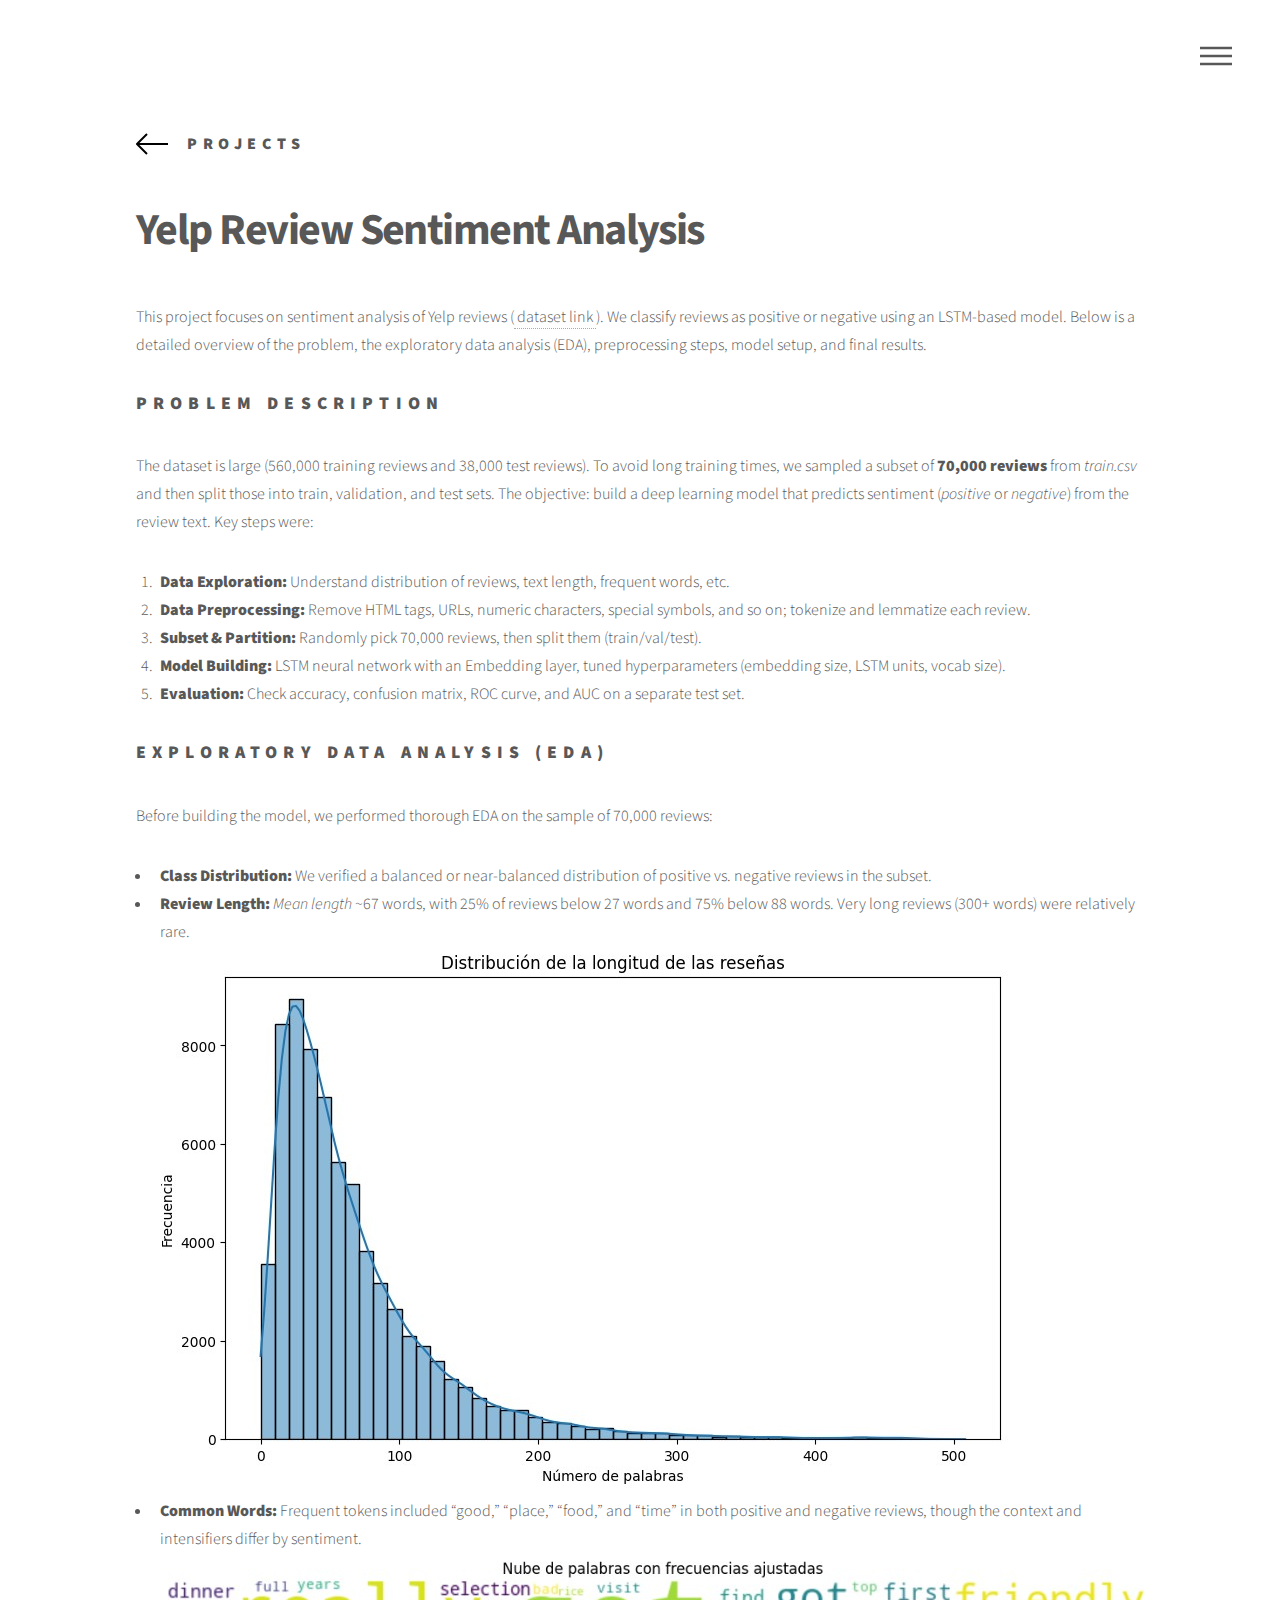
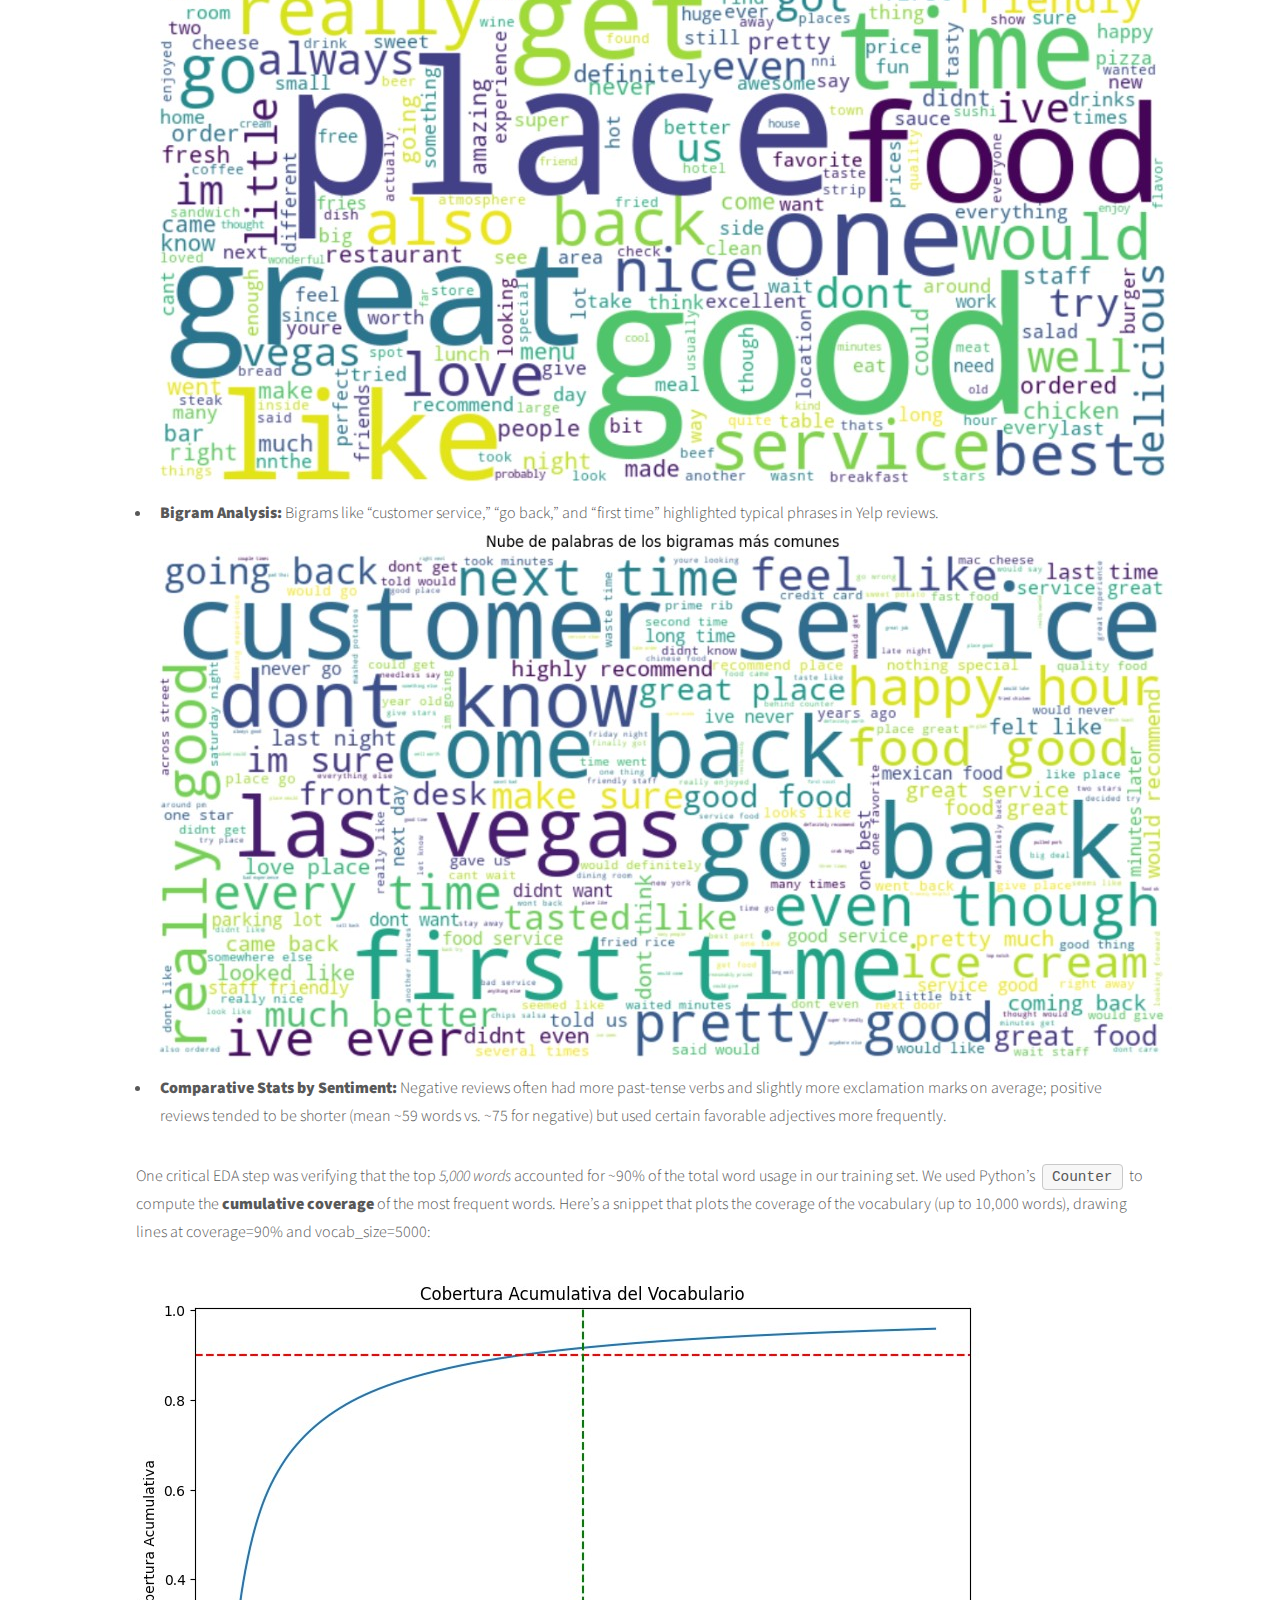
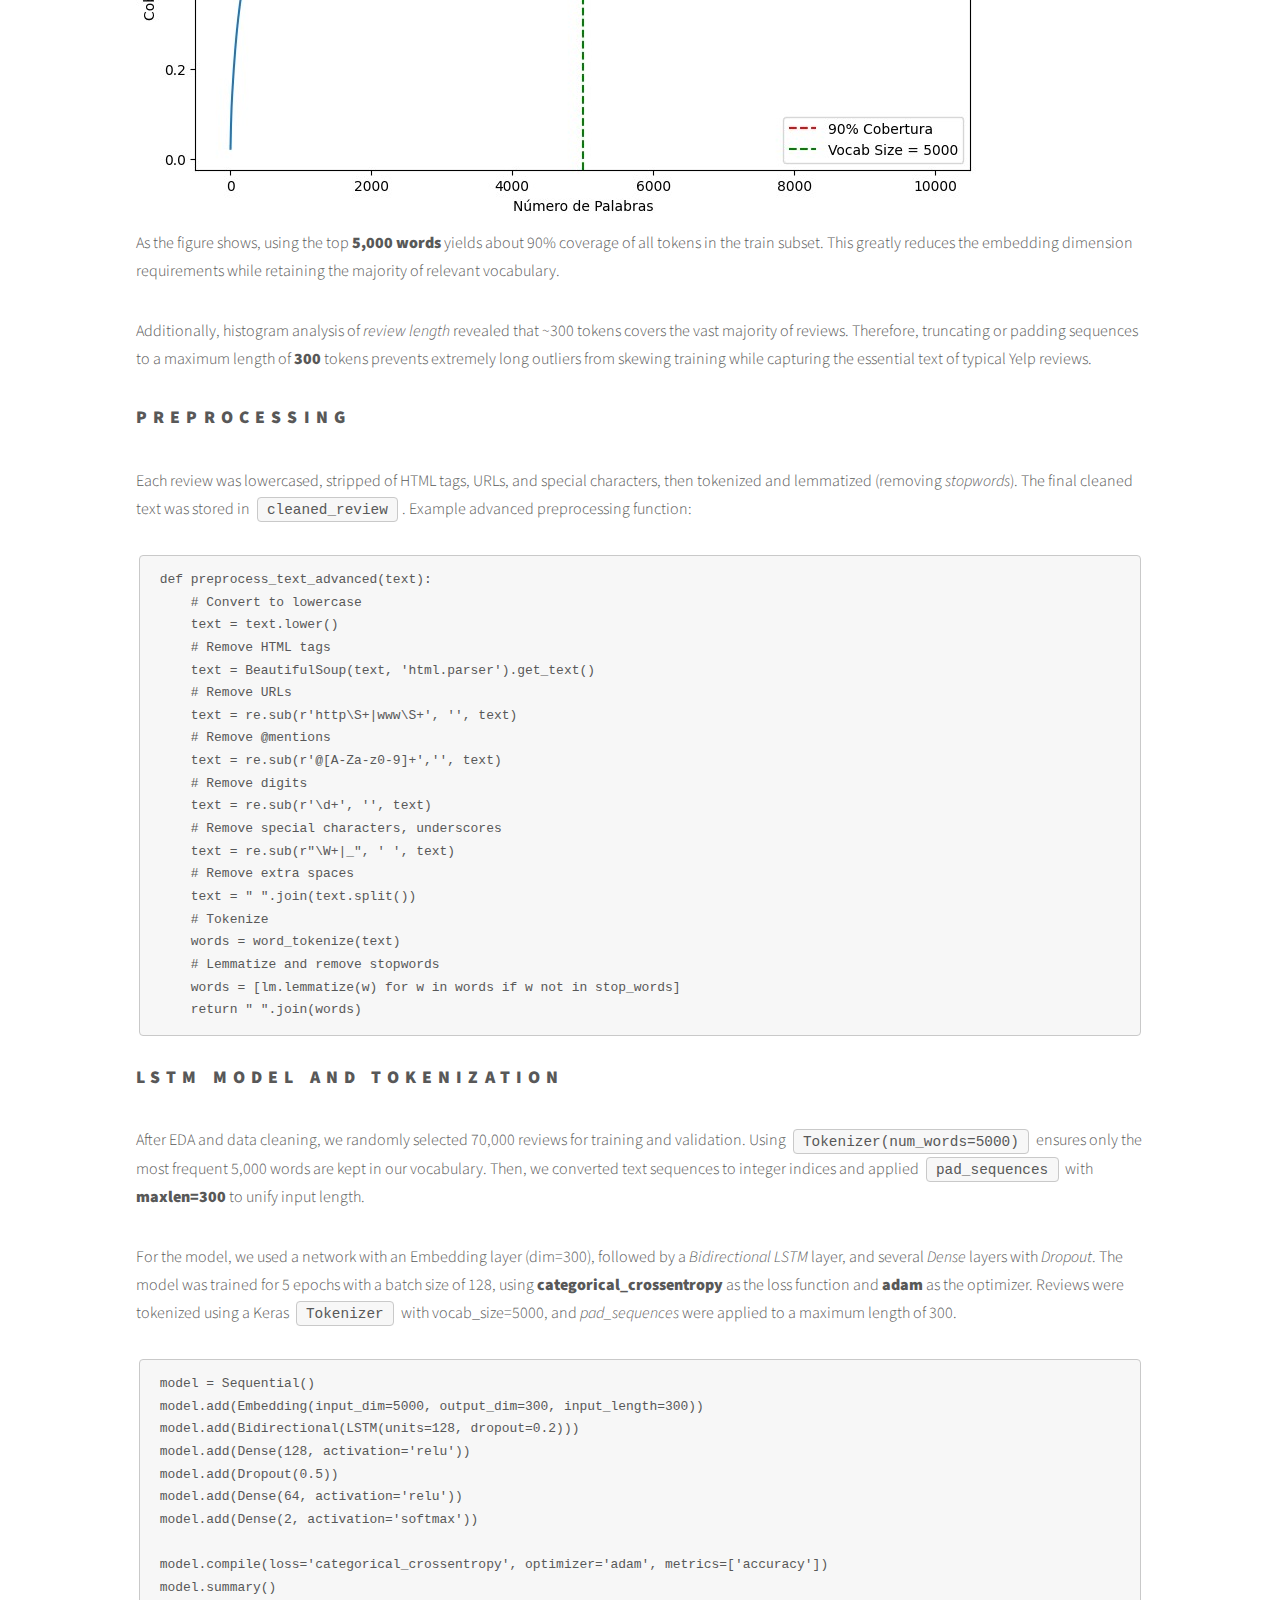
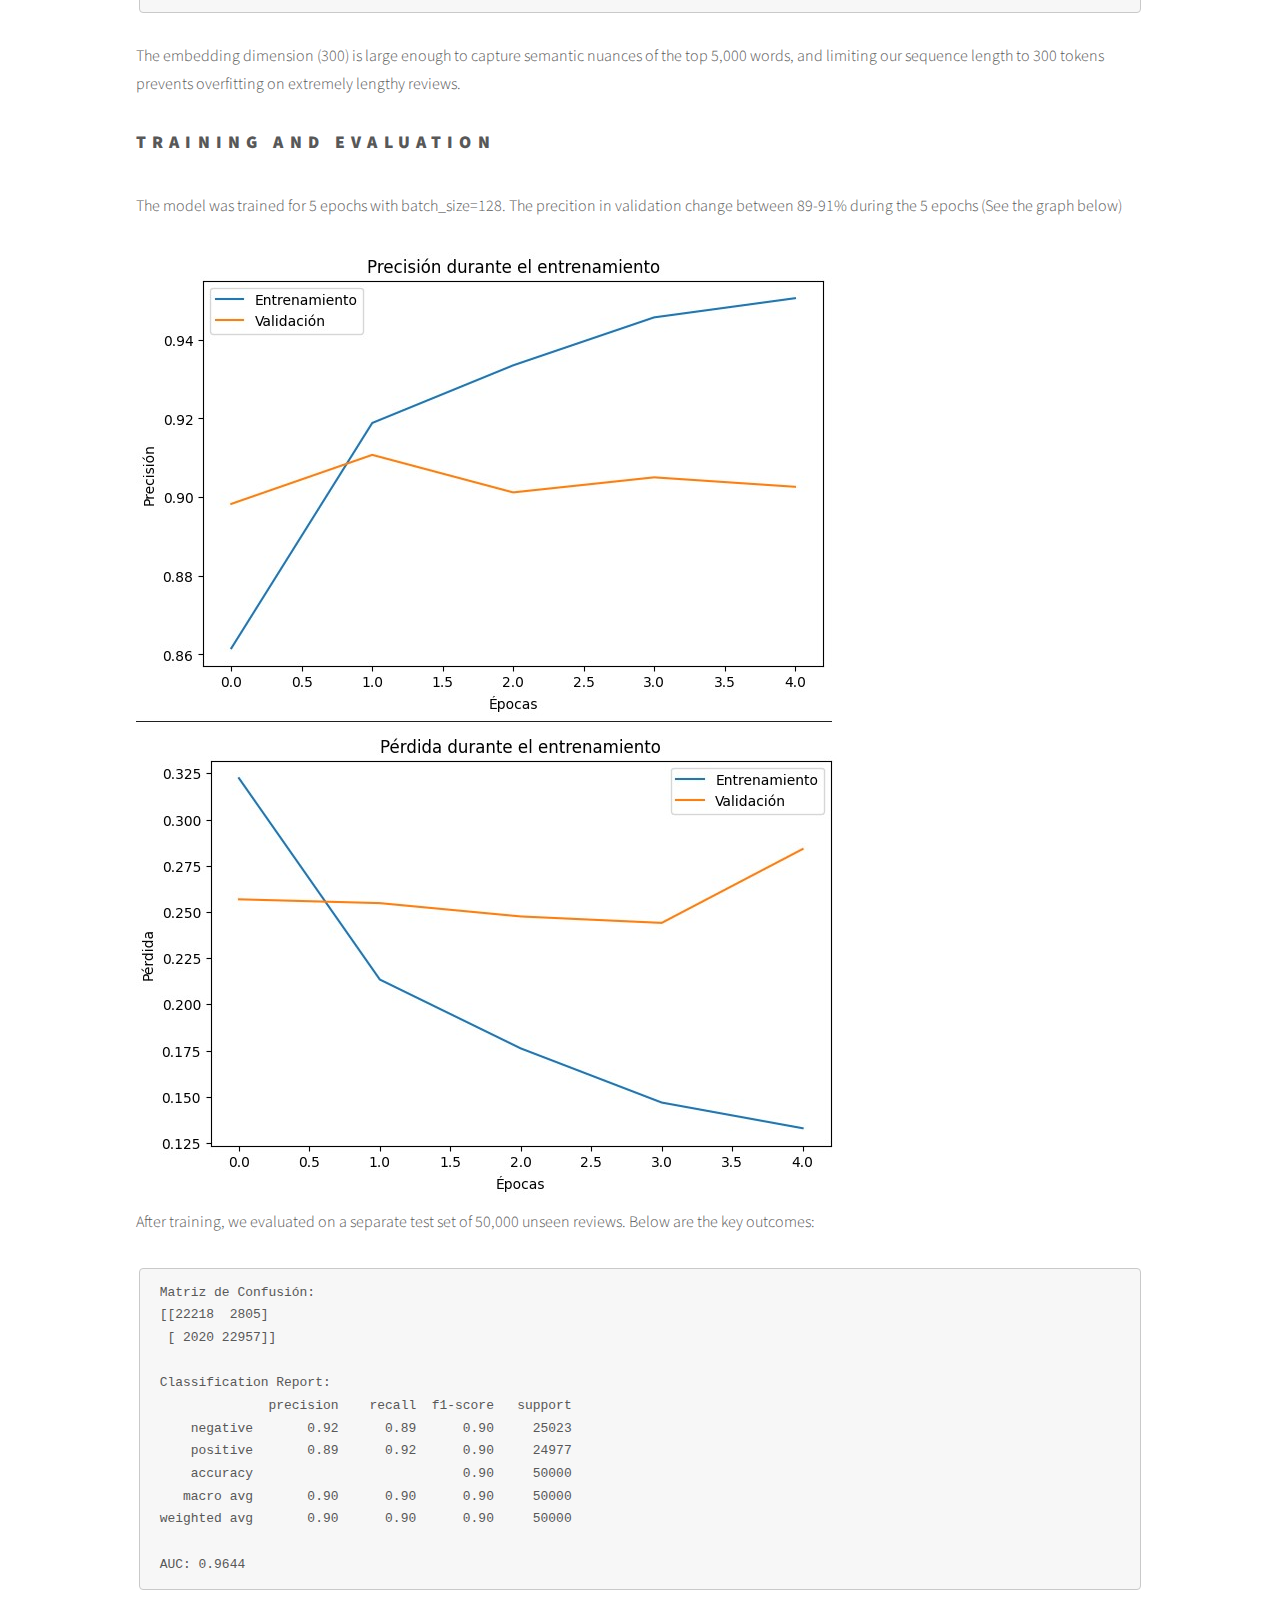
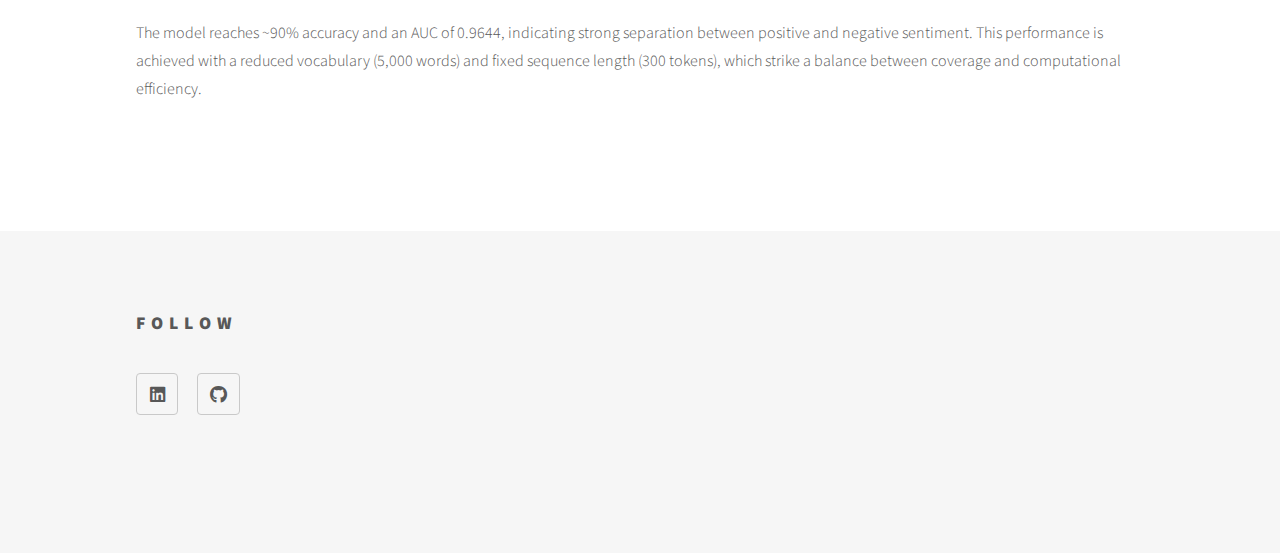
<file: YelpReviewSentiment.html>
<!DOCTYPE HTML>
<!--
    Phantom by HTML5 UP
    html5up.net | @ajlkn
    Free for personal and commercial use under the CCA 3.0 license (html5up.net/license)
-->
<html>
    <head>
        <title>Yelp Review Sentiment Analysis</title>
        <meta charset="utf-8" />
        <meta name="viewport" content="width=device-width, initial-scale=1, user-scalable=no" />
        <link rel="stylesheet" href="assets/css/main.css" />
        <noscript><link rel="stylesheet" href="assets/css/noscript.css" /></noscript>
    </head>
    <body class="is-preload">

        <!-- Wrapper -->
        <div id="wrapper">

            <!-- Header -->
            <header id="header">
                <div class="inner">
                    <!-- Logo -->
                    <a href="index.html" class="logo">
                        <span class="symbol"><img src="images/arrowleft.svg" alt="" /></span>
                        <span class="title">Projects</span>
                    </a>

                    <!-- Nav -->
                    <nav>
                        <ul>
                            <li><a href="#menu">Menu</a></li>
                        </ul>
                    </nav>

                </div>
            </header>

            <!-- Menu -->
            <nav id="menu">
                <h2>Menu</h2>
                <ul>
                    <!-- Intentionally omitting 'Home' link for consistency with prior instructions -->
                </ul>
            </nav>

            <!-- Main -->
            <div id="main">
                <div class="inner">
                    <h1>Yelp Review Sentiment Analysis</h1>
                    <p>
                        This project focuses on sentiment analysis of Yelp reviews 
                        (<a href="https://www.kaggle.com/datasets/ilhamfp31/yelp-review-dataset" target="_blank">
                            dataset link
                        </a>).
                        We classify reviews as positive or negative using an LSTM-based model. Below is a detailed overview 
                        of the problem, the exploratory data analysis (EDA), preprocessing steps, model setup, and final results.
                    </p>

                    <!-- Problem Explanation -->
                    <section>
                        <h2>Problem Description</h2>
                        <p>
                            The dataset is large (560,000 training reviews and 38,000 test reviews). To avoid long training times, 
                            we sampled a subset of <strong>70,000 reviews</strong> from <em>train.csv</em> and then split those 
                            into train, validation, and test sets. The objective: build a deep learning model that predicts 
                            sentiment (<em>positive</em> or <em>negative</em>) from the review text. Key steps were:
                        </p>
                        <ol>
                            <li><strong>Data Exploration:</strong> Understand distribution of reviews, text length, frequent words, etc.</li>
                            <li><strong>Data Preprocessing:</strong> Remove HTML tags, URLs, numeric characters, special symbols, 
                                and so on; tokenize and lemmatize each review.
                            </li>
                            <li><strong>Subset & Partition:</strong> Randomly pick 70,000 reviews, then split them (train/val/test).
                            </li>
                            <li><strong>Model Building:</strong> LSTM neural network with an Embedding layer, tuned hyperparameters (embedding size, LSTM units, vocab size).
                            </li>
                            <li><strong>Evaluation:</strong> Check accuracy, confusion matrix, ROC curve, and AUC on a separate test set.
                            </li>
                        </ol>
                    </section>

                    <!-- Exploratory Data Analysis Section -->
                    <section>
                        <h2>Exploratory Data Analysis (EDA)</h2>
                        <p>
                            Before building the model, we performed thorough EDA on the sample of 70,000 reviews:
                        </p>
                        <ul>
                            <li><strong>Class Distribution:</strong> We verified a balanced or near-balanced distribution of positive vs. negative reviews in the subset.</li>
                            <li><strong>Review Length:</strong> 
                                <em>Mean length</em> ~67 words, with 25% of reviews below 27 words and 75% below 88 words. 
                                Very long reviews (300+ words) were relatively rare.
                            </li>
                            <img src="images/Diagrama1.jpg" alt="" />
                            <li><strong>Common Words:</strong> Frequent tokens included “good,” “place,” “food,” and “time” in both positive and negative reviews, though the context and intensifiers differ by sentiment.
                            </li>
                            <img src="images/diagrama2.jpg" alt="" />
                            <li><strong>Bigram Analysis:</strong> Bigrams like “customer service,” “go back,” and “first time” highlighted typical phrases in Yelp reviews.
                            </li>
                            <img src="images/Diagrama3.jpg" alt="" />
                            <li><strong>Comparative Stats by Sentiment:</strong> Negative reviews often had more past-tense verbs and slightly more exclamation marks on average; positive reviews tended to be shorter (mean ~59 words vs. ~75 for negative) but used certain favorable adjectives more frequently.
                            </li>
                        </ul>
                        <p>
                            One critical EDA step was verifying that the top <em>5,000 words</em> accounted for ~90% of the total word usage in our training set. 
                            We used Python’s <code>Counter</code> to compute the <strong>cumulative coverage</strong> of the most frequent words. Here’s a snippet 
                            that plots the coverage of the vocabulary (up to 10,000 words), drawing lines at 
                            coverage=90% and vocab_size=5000:
                        </p>
                        <img src="images/Diagrama4.jpg" alt="" />
                        <p>
                            As the figure shows, using the top <strong>5,000 words</strong> yields about 90% coverage of all tokens in the train subset. This greatly reduces the embedding dimension requirements while retaining the majority of relevant vocabulary.
                        </p>
                        <p>
                            Additionally, histogram analysis of <em>review length</em> revealed that ~300 tokens covers the 
                            vast majority of reviews. Therefore, truncating or padding sequences to a maximum length of 
                            <strong>300</strong> tokens prevents extremely long outliers from skewing training while 
                            capturing the essential text of typical Yelp reviews.
                        </p>
                    </section>

                    <section>
                        <h2>Preprocessing</h2>
                        <p>
                            Each review was lowercased, stripped of HTML tags, URLs, and special characters, then tokenized 
                            and lemmatized (removing <em>stopwords</em>). The final cleaned text was stored in <code>cleaned_review</code>. 
                            Example advanced preprocessing function:
                        </p>
<pre><code>def preprocess_text_advanced(text):
    # Convert to lowercase
    text = text.lower()
    # Remove HTML tags
    text = BeautifulSoup(text, 'html.parser').get_text()
    # Remove URLs
    text = re.sub(r'http\S+|www\S+', '', text)
    # Remove @mentions
    text = re.sub(r'@[A-Za-z0-9]+','', text)
    # Remove digits
    text = re.sub(r'\d+', '', text)
    # Remove special characters, underscores
    text = re.sub(r"\W+|_", ' ', text)
    # Remove extra spaces
    text = " ".join(text.split())
    # Tokenize
    words = word_tokenize(text)
    # Lemmatize and remove stopwords
    words = [lm.lemmatize(w) for w in words if w not in stop_words]
    return " ".join(words)
</code></pre>
                    </section>

                    <!-- Model Section -->
                    <section>
                        <h2>LSTM Model and Tokenization</h2>
                        <p>
                            After EDA and data cleaning, we randomly selected 70,000 reviews for training and validation. 
                            Using <code>Tokenizer(num_words=5000)</code> ensures only the most frequent 5,000 words 
                            are kept in our vocabulary. Then, we converted text sequences to integer indices and applied 
                            <code>pad_sequences</code> with <strong>maxlen=300</strong> to unify input length.
                        </p>
                        <p> For the model, we used a network with an Embedding layer (dim=300), followed by a <em>Bidirectional LSTM</em> layer, and several <em>Dense</em> layers with <em>Dropout</em>. The model was trained for 5 epochs with a batch size of 128, using <strong>categorical_crossentropy</strong> as the loss function and <strong>adam</strong> as the optimizer. Reviews were tokenized using a Keras <code>Tokenizer</code> with vocab_size=5000, and <em>pad_sequences</em> were applied to a maximum length of 300. </p>
<pre><code>model = Sequential()
model.add(Embedding(input_dim=5000, output_dim=300, input_length=300))
model.add(Bidirectional(LSTM(units=128, dropout=0.2)))
model.add(Dense(128, activation='relu'))
model.add(Dropout(0.5))
model.add(Dense(64, activation='relu'))
model.add(Dense(2, activation='softmax'))

model.compile(loss='categorical_crossentropy', optimizer='adam', metrics=['accuracy'])
model.summary()
</code></pre>
                        <p>
                            The embedding dimension (300) is large enough to capture semantic nuances of the top 5,000 words, 
                            and limiting our sequence length to 300 tokens prevents overfitting on extremely lengthy reviews.
                        </p>
                    </section>

                    <!-- Training and Results -->
                    <section>
                        <h2>Training and Evaluation</h2>
                        <p>
                            The model was trained for 5 epochs with batch_size=128. The precition in validation change between 89-91% during the 5 epochs (See the graph below)
                        </p>
                        
                        <img src="images/diagrama5.jpg" alt="" />
                        <img src="images/diagrama6.jpg" alt="" />
                        <p>
                            After training, we evaluated on a 
                            separate test set of 50,000 unseen reviews. Below are the key outcomes:
                        </p>
<pre><code>Matriz de Confusión:
[[22218  2805]
 [ 2020 22957]]

Classification Report:
              precision    recall  f1-score   support
    negative       0.92      0.89      0.90     25023
    positive       0.89      0.92      0.90     24977
    accuracy                           0.90     50000
   macro avg       0.90      0.90      0.90     50000
weighted avg       0.90      0.90      0.90     50000

AUC: 0.9644
</code></pre>
                        <p>
                            The model reaches ~90% accuracy and an AUC of 0.9644, indicating strong separation between 
                            positive and negative sentiment. This performance is achieved with a reduced vocabulary 
                            (5,000 words) and fixed sequence length (300 tokens), which strike a balance between coverage 
                            and computational efficiency.
                        </p>
                    </section>

                </div>
            </div>

            <!-- Footer -->
            <footer id="footer">
                <div class="inner">
                    <section>
                        <h2>Follow</h2>
                        <ul class="icons">
                            <li><a href="https://www.linkedin.com/in/juan-pablo-cancelado-caro/" class="icon brands style2 fa-linkedin"><span class="label">Linkedin</span></a></li>
                            <li><a href="https://github.com/Juanxtron/Juanxtron" class="icon brands style2 fa-github"><span class="label">GitHub</span></a></li>
                        </ul>
                    </section>
                    <ul class="copyright">
                    </ul>
                </div>
            </footer>

        </div><!-- /#wrapper -->

        <!-- Scripts -->
        <script src="assets/js/jquery.min.js"></script>
        <script src="assets/js/browser.min.js"></script>
        <script src="assets/js/breakpoints.min.js"></script>
        <script src="assets/js/util.js"></script>
        <script src="assets/js/main.js"></script>

    </body>
</html>
</file>
<file: assets/css/noscript.css>
/*
	Phantom by HTML5 UP
	html5up.net | @ajlkn
	Free for personal and commercial use under the CCA 3.0 license (html5up.net/license)
*/

/* Tiles */

	body.is-preload .tiles article {
		-moz-transform: none;
		-webkit-transform: none;
		-ms-transform: none;
		transform: none;
		opacity: 1;
	}
</file>
<file: assets/css/main.css>
@import url(fontawesome-all.min.css);
@import url("https://fonts.googleapis.com/css?family=Source+Sans+Pro:300,700,900");

/*
	Phantom by HTML5 UP
	html5up.net | @ajlkn
	Free for personal and commercial use under the CCA 3.0 license (html5up.net/license)
*/

html, body, div, span, applet, object,
iframe, h1, h2, h3, h4, h5, h6, p, blockquote,
pre, a, abbr, acronym, address, big, cite,
code, del, dfn, em, img, ins, kbd, q, s, samp,
small, strike, strong, sub, sup, tt, var, b,
u, i, center, dl, dt, dd, ol, ul, li, fieldset,
form, label, legend, table, caption, tbody,
tfoot, thead, tr, th, td, article, aside,
canvas, details, embed, figure, figcaption,
footer, header, hgroup, menu, nav, output, ruby,
section, summary, time, mark, audio, video {
	margin: 0;
	padding: 0;
	border: 0;
	font-size: 100%;
	font: inherit;
	vertical-align: baseline;}

article, aside, details, figcaption, figure,
footer, header, hgroup, menu, nav, section {
	display: block;}

body {
	line-height: 1;
}

ol, ul {
	list-style: none;
}

blockquote, q {
	quotes: none;
}

	blockquote:before, blockquote:after, q:before, q:after {
		content: '';
		content: none;
	}

table {
	border-collapse: collapse;
	border-spacing: 0;
}

body {
	-webkit-text-size-adjust: none;
}

mark {
	background-color: transparent;
	color: inherit;
}

input::-moz-focus-inner {
	border: 0;
	padding: 0;
}

input, select, textarea {
	-moz-appearance: none;
	-webkit-appearance: none;
	-ms-appearance: none;
	appearance: none;
}

/* Basic */

	@-ms-viewport {
		width: device-width;
	}

	body {
		-ms-overflow-style: scrollbar;
	}

	@media screen and (max-width: 480px) {

		html, body {
			min-width: 320px;
		}

	}

	html {
		box-sizing: border-box;
	}

	*, *:before, *:after {
		box-sizing: inherit;
	}

	body {
		background: #ffffff;
	}

		body.is-preload *, body.is-preload *:before, body.is-preload *:after {
			-moz-animation: none !important;
			-webkit-animation: none !important;
			-ms-animation: none !important;
			animation: none !important;
			-moz-transition: none !important;
			-webkit-transition: none !important;
			-ms-transition: none !important;
			transition: none !important;
		}

/* Type */

	body, input, select, textarea {
		color: #585858;
		font-family: "Source Sans Pro", Helvetica, sans-serif;
		font-size: 16pt;
		font-weight: 300;
		line-height: 1.75;
	}

		@media screen and (max-width: 1680px) {

			body, input, select, textarea {
				font-size: 14pt;
			}

		}

		@media screen and (max-width: 1280px) {

			body, input, select, textarea {
				font-size: 12pt;
			}

		}

	a {
		-moz-transition: border-bottom-color 0.2s ease, color 0.2s ease;
		-webkit-transition: border-bottom-color 0.2s ease, color 0.2s ease;
		-ms-transition: border-bottom-color 0.2s ease, color 0.2s ease;
		transition: border-bottom-color 0.2s ease, color 0.2s ease;
		text-decoration: none;
		color: #585858;
		border-bottom: dotted 1px rgba(88, 88, 88, 0.5);
	}

		a:hover {
			border-bottom-color: transparent;
			color: #f2849e !important;
		}

	strong, b {
		font-weight: 900;
	}

	em, i {
		font-style: italic;
	}

	p {
		margin: 0 0 2em 0;
	}

	h1 {
		font-size: 2.75em;
		font-weight: 700;
		line-height: 1.3;
		margin: 0 0 1em 0;
		letter-spacing: -0.035em;
	}

		h1 a {
			color: inherit;
		}

		@media screen and (max-width: 736px) {

			h1 {
				font-size: 2em;
				margin: 0 0 1em 0;
			}

		}

		@media screen and (max-width: 360px) {

			h1 {
				font-size: 1.75em;
			}

		}

	h2, h3, h4, h5, h6 {
		font-weight: 900;
		line-height: 1.5;
		margin: 0 0 2em 0;
		text-transform: uppercase;
		letter-spacing: 0.35em;
	}

		h2 a, h3 a, h4 a, h5 a, h6 a {
			color: inherit;
		}

	h2 {
		font-size: 1.1em;
	}

	h3 {
		font-size: 1em;
	}

	h4 {
		font-size: 0.8em;
	}

	h5 {
		font-size: 0.8em;
	}

	h6 {
		font-size: 0.8em;
	}

	@media screen and (max-width: 980px) {

		h1 br, h2 br, h3 br, h4 br, h5 br, h6 br {
			display: none;
		}

	}

	@media screen and (max-width: 736px) {

		h2 {
			font-size: 1em;
		}

		h3 {
			font-size: 0.8em;
		}

	}

	sub {
		font-size: 0.8em;
		position: relative;
		top: 0.5em;
	}

	sup {
		font-size: 0.8em;
		position: relative;
		top: -0.5em;
	}

	blockquote {
		border-left: solid 4px #c9c9c9;
		font-style: italic;
		margin: 0 0 2em 0;
		padding: 0.5em 0 0.5em 2em;
	}

	code {
		background: rgba(144, 144, 144, 0.075);
		border-radius: 4px;
		border: solid 1px #c9c9c9;
		font-family: "Courier New", monospace;
		font-size: 0.9em;
		margin: 0 0.25em;
		padding: 0.25em 0.65em;
	}

	pre {
		-webkit-overflow-scrolling: touch;
		font-family: "Courier New", monospace;
		font-size: 0.9em;
		margin: 0 0 2em 0;
	}

		pre code {
			display: block;
			line-height: 1.75;
			padding: 1em 1.5em;
			overflow-x: auto;
		}

	hr {
		border: 0;
		border-bottom: solid 1px #c9c9c9;
		margin: 2em 0;
	}

		hr.major {
			margin: 3em 0;
		}

	.align-left {
		text-align: left;
	}

	.align-center {
		text-align: center;
	}

	.align-right {
		text-align: right;
	}

/* Row */

	.row {
		display: flex;
		flex-wrap: wrap;
		box-sizing: border-box;
		align-items: stretch;
	}

		.row > * {
			box-sizing: border-box;
		}

		.row.gtr-uniform > * > :last-child {
			margin-bottom: 0;
		}

		.row.aln-left {
			justify-content: flex-start;
		}

		.row.aln-center {
			justify-content: center;
		}

		.row.aln-right {
			justify-content: flex-end;
		}

		.row.aln-top {
			align-items: flex-start;
		}

		.row.aln-middle {
			align-items: center;
		}

		.row.aln-bottom {
			align-items: flex-end;
		}

		.row > .imp {
			order: -1;
		}

		.row > .col-1 {
			width: 8.33333%;
		}

		.row > .off-1 {
			margin-left: 8.33333%;
		}

		.row > .col-2 {
			width: 16.66667%;
		}

		.row > .off-2 {
			margin-left: 16.66667%;
		}

		.row > .col-3 {
			width: 25%;
		}

		.row > .off-3 {
			margin-left: 25%;
		}

		.row > .col-4 {
			width: 33.33333%;
		}

		.row > .off-4 {
			margin-left: 33.33333%;
		}

		.row > .col-5 {
			width: 41.66667%;
		}

		.row > .off-5 {
			margin-left: 41.66667%;
		}

		.row > .col-6 {
			width: 50%;
		}

		.row > .off-6 {
			margin-left: 50%;
		}

		.row > .col-7 {
			width: 58.33333%;
		}

		.row > .off-7 {
			margin-left: 58.33333%;
		}

		.row > .col-8 {
			width: 66.66667%;
		}

		.row > .off-8 {
			margin-left: 66.66667%;
		}

		.row > .col-9 {
			width: 75%;
		}

		.row > .off-9 {
			margin-left: 75%;
		}

		.row > .col-10 {
			width: 83.33333%;
		}

		.row > .off-10 {
			margin-left: 83.33333%;
		}

		.row > .col-11 {
			width: 91.66667%;
		}

		.row > .off-11 {
			margin-left: 91.66667%;
		}

		.row > .col-12 {
			width: 100%;
		}

		.row > .off-12 {
			margin-left: 100%;
		}

		.row.gtr-0 {
			margin-top: 0;
			margin-left: 0em;
		}

			.row.gtr-0 > * {
				padding: 0 0 0 0em;
			}

			.row.gtr-0.gtr-uniform {
				margin-top: 0em;
			}

				.row.gtr-0.gtr-uniform > * {
					padding-top: 0em;
				}

		.row.gtr-25 {
			margin-top: 0;
			margin-left: -0.5em;
		}

			.row.gtr-25 > * {
				padding: 0 0 0 0.5em;
			}

			.row.gtr-25.gtr-uniform {
				margin-top: -0.5em;
			}

				.row.gtr-25.gtr-uniform > * {
					padding-top: 0.5em;
				}

		.row.gtr-50 {
			margin-top: 0;
			margin-left: -1em;
		}

			.row.gtr-50 > * {
				padding: 0 0 0 1em;
			}

			.row.gtr-50.gtr-uniform {
				margin-top: -1em;
			}

				.row.gtr-50.gtr-uniform > * {
					padding-top: 1em;
				}

		.row {
			margin-top: 0;
			margin-left: -2em;
		}

			.row > * {
				padding: 0 0 0 2em;
			}

			.row.gtr-uniform {
				margin-top: -2em;
			}

				.row.gtr-uniform > * {
					padding-top: 2em;
				}

		.row.gtr-150 {
			margin-top: 0;
			margin-left: -3em;
		}

			.row.gtr-150 > * {
				padding: 0 0 0 3em;
			}

			.row.gtr-150.gtr-uniform {
				margin-top: -3em;
			}

				.row.gtr-150.gtr-uniform > * {
					padding-top: 3em;
				}

		.row.gtr-200 {
			margin-top: 0;
			margin-left: -4em;
		}

			.row.gtr-200 > * {
				padding: 0 0 0 4em;
			}

			.row.gtr-200.gtr-uniform {
				margin-top: -4em;
			}

				.row.gtr-200.gtr-uniform > * {
					padding-top: 4em;
				}

		@media screen and (max-width: 1680px) {

			.row {
				display: flex;
				flex-wrap: wrap;
				box-sizing: border-box;
				align-items: stretch;
			}

				.row > * {
					box-sizing: border-box;
				}

				.row.gtr-uniform > * > :last-child {
					margin-bottom: 0;
				}

				.row.aln-left {
					justify-content: flex-start;
				}

				.row.aln-center {
					justify-content: center;
				}

				.row.aln-right {
					justify-content: flex-end;
				}

				.row.aln-top {
					align-items: flex-start;
				}

				.row.aln-middle {
					align-items: center;
				}

				.row.aln-bottom {
					align-items: flex-end;
				}

				.row > .imp-xlarge {
					order: -1;
				}

				.row > .col-1-xlarge {
					width: 8.33333%;
				}

				.row > .off-1-xlarge {
					margin-left: 8.33333%;
				}

				.row > .col-2-xlarge {
					width: 16.66667%;
				}

				.row > .off-2-xlarge {
					margin-left: 16.66667%;
				}

				.row > .col-3-xlarge {
					width: 25%;
				}

				.row > .off-3-xlarge {
					margin-left: 25%;
				}

				.row > .col-4-xlarge {
					width: 33.33333%;
				}

				.row > .off-4-xlarge {
					margin-left: 33.33333%;
				}

				.row > .col-5-xlarge {
					width: 41.66667%;
				}

				.row > .off-5-xlarge {
					margin-left: 41.66667%;
				}

				.row > .col-6-xlarge {
					width: 50%;
				}

				.row > .off-6-xlarge {
					margin-left: 50%;
				}

				.row > .col-7-xlarge {
					width: 58.33333%;
				}

				.row > .off-7-xlarge {
					margin-left: 58.33333%;
				}

				.row > .col-8-xlarge {
					width: 66.66667%;
				}

				.row > .off-8-xlarge {
					margin-left: 66.66667%;
				}

				.row > .col-9-xlarge {
					width: 75%;
				}

				.row > .off-9-xlarge {
					margin-left: 75%;
				}

				.row > .col-10-xlarge {
					width: 83.33333%;
				}

				.row > .off-10-xlarge {
					margin-left: 83.33333%;
				}

				.row > .col-11-xlarge {
					width: 91.66667%;
				}

				.row > .off-11-xlarge {
					margin-left: 91.66667%;
				}

				.row > .col-12-xlarge {
					width: 100%;
				}

				.row > .off-12-xlarge {
					margin-left: 100%;
				}

				.row.gtr-0 {
					margin-top: 0;
					margin-left: 0em;
				}

					.row.gtr-0 > * {
						padding: 0 0 0 0em;
					}

					.row.gtr-0.gtr-uniform {
						margin-top: 0em;
					}

						.row.gtr-0.gtr-uniform > * {
							padding-top: 0em;
						}

				.row.gtr-25 {
					margin-top: 0;
					margin-left: -0.5em;
				}

					.row.gtr-25 > * {
						padding: 0 0 0 0.5em;
					}

					.row.gtr-25.gtr-uniform {
						margin-top: -0.5em;
					}

						.row.gtr-25.gtr-uniform > * {
							padding-top: 0.5em;
						}

				.row.gtr-50 {
					margin-top: 0;
					margin-left: -1em;
				}

					.row.gtr-50 > * {
						padding: 0 0 0 1em;
					}

					.row.gtr-50.gtr-uniform {
						margin-top: -1em;
					}

						.row.gtr-50.gtr-uniform > * {
							padding-top: 1em;
						}

				.row {
					margin-top: 0;
					margin-left: -2em;
				}

					.row > * {
						padding: 0 0 0 2em;
					}

					.row.gtr-uniform {
						margin-top: -2em;
					}

						.row.gtr-uniform > * {
							padding-top: 2em;
						}

				.row.gtr-150 {
					margin-top: 0;
					margin-left: -3em;
				}

					.row.gtr-150 > * {
						padding: 0 0 0 3em;
					}

					.row.gtr-150.gtr-uniform {
						margin-top: -3em;
					}

						.row.gtr-150.gtr-uniform > * {
							padding-top: 3em;
						}

				.row.gtr-200 {
					margin-top: 0;
					margin-left: -4em;
				}

					.row.gtr-200 > * {
						padding: 0 0 0 4em;
					}

					.row.gtr-200.gtr-uniform {
						margin-top: -4em;
					}

						.row.gtr-200.gtr-uniform > * {
							padding-top: 4em;
						}

		}

		@media screen and (max-width: 1280px) {

			.row {
				display: flex;
				flex-wrap: wrap;
				box-sizing: border-box;
				align-items: stretch;
			}

				.row > * {
					box-sizing: border-box;
				}

				.row.gtr-uniform > * > :last-child {
					margin-bottom: 0;
				}

				.row.aln-left {
					justify-content: flex-start;
				}

				.row.aln-center {
					justify-content: center;
				}

				.row.aln-right {
					justify-content: flex-end;
				}

				.row.aln-top {
					align-items: flex-start;
				}

				.row.aln-middle {
					align-items: center;
				}

				.row.aln-bottom {
					align-items: flex-end;
				}

				.row > .imp-large {
					order: -1;
				}

				.row > .col-1-large {
					width: 8.33333%;
				}

				.row > .off-1-large {
					margin-left: 8.33333%;
				}

				.row > .col-2-large {
					width: 16.66667%;
				}

				.row > .off-2-large {
					margin-left: 16.66667%;
				}

				.row > .col-3-large {
					width: 25%;
				}

				.row > .off-3-large {
					margin-left: 25%;
				}

				.row > .col-4-large {
					width: 33.33333%;
				}

				.row > .off-4-large {
					margin-left: 33.33333%;
				}

				.row > .col-5-large {
					width: 41.66667%;
				}

				.row > .off-5-large {
					margin-left: 41.66667%;
				}

				.row > .col-6-large {
					width: 50%;
				}

				.row > .off-6-large {
					margin-left: 50%;
				}

				.row > .col-7-large {
					width: 58.33333%;
				}

				.row > .off-7-large {
					margin-left: 58.33333%;
				}

				.row > .col-8-large {
					width: 66.66667%;
				}

				.row > .off-8-large {
					margin-left: 66.66667%;
				}

				.row > .col-9-large {
					width: 75%;
				}

				.row > .off-9-large {
					margin-left: 75%;
				}

				.row > .col-10-large {
					width: 83.33333%;
				}

				.row > .off-10-large {
					margin-left: 83.33333%;
				}

				.row > .col-11-large {
					width: 91.66667%;
				}

				.row > .off-11-large {
					margin-left: 91.66667%;
				}

				.row > .col-12-large {
					width: 100%;
				}

				.row > .off-12-large {
					margin-left: 100%;
				}

				.row.gtr-0 {
					margin-top: 0;
					margin-left: 0em;
				}

					.row.gtr-0 > * {
						padding: 0 0 0 0em;
					}

					.row.gtr-0.gtr-uniform {
						margin-top: 0em;
					}

						.row.gtr-0.gtr-uniform > * {
							padding-top: 0em;
						}

				.row.gtr-25 {
					margin-top: 0;
					margin-left: -0.5em;
				}

					.row.gtr-25 > * {
						padding: 0 0 0 0.5em;
					}

					.row.gtr-25.gtr-uniform {
						margin-top: -0.5em;
					}

						.row.gtr-25.gtr-uniform > * {
							padding-top: 0.5em;
						}

				.row.gtr-50 {
					margin-top: 0;
					margin-left: -1em;
				}

					.row.gtr-50 > * {
						padding: 0 0 0 1em;
					}

					.row.gtr-50.gtr-uniform {
						margin-top: -1em;
					}

						.row.gtr-50.gtr-uniform > * {
							padding-top: 1em;
						}

				.row {
					margin-top: 0;
					margin-left: -2em;
				}

					.row > * {
						padding: 0 0 0 2em;
					}

					.row.gtr-uniform {
						margin-top: -2em;
					}

						.row.gtr-uniform > * {
							padding-top: 2em;
						}

				.row.gtr-150 {
					margin-top: 0;
					margin-left: -3em;
				}

					.row.gtr-150 > * {
						padding: 0 0 0 3em;
					}

					.row.gtr-150.gtr-uniform {
						margin-top: -3em;
					}

						.row.gtr-150.gtr-uniform > * {
							padding-top: 3em;
						}

				.row.gtr-200 {
					margin-top: 0;
					margin-left: -4em;
				}

					.row.gtr-200 > * {
						padding: 0 0 0 4em;
					}

					.row.gtr-200.gtr-uniform {
						margin-top: -4em;
					}

						.row.gtr-200.gtr-uniform > * {
							padding-top: 4em;
						}

		}

		@media screen and (max-width: 980px) {

			.row {
				display: flex;
				flex-wrap: wrap;
				box-sizing: border-box;
				align-items: stretch;
			}

				.row > * {
					box-sizing: border-box;
				}

				.row.gtr-uniform > * > :last-child {
					margin-bottom: 0;
				}

				.row.aln-left {
					justify-content: flex-start;
				}

				.row.aln-center {
					justify-content: center;
				}

				.row.aln-right {
					justify-content: flex-end;
				}

				.row.aln-top {
					align-items: flex-start;
				}

				.row.aln-middle {
					align-items: center;
				}

				.row.aln-bottom {
					align-items: flex-end;
				}

				.row > .imp-medium {
					order: -1;
				}

				.row > .col-1-medium {
					width: 8.33333%;
				}

				.row > .off-1-medium {
					margin-left: 8.33333%;
				}

				.row > .col-2-medium {
					width: 16.66667%;
				}

				.row > .off-2-medium {
					margin-left: 16.66667%;
				}

				.row > .col-3-medium {
					width: 25%;
				}

				.row > .off-3-medium {
					margin-left: 25%;
				}

				.row > .col-4-medium {
					width: 33.33333%;
				}

				.row > .off-4-medium {
					margin-left: 33.33333%;
				}

				.row > .col-5-medium {
					width: 41.66667%;
				}

				.row > .off-5-medium {
					margin-left: 41.66667%;
				}

				.row > .col-6-medium {
					width: 50%;
				}

				.row > .off-6-medium {
					margin-left: 50%;
				}

				.row > .col-7-medium {
					width: 58.33333%;
				}

				.row > .off-7-medium {
					margin-left: 58.33333%;
				}

				.row > .col-8-medium {
					width: 66.66667%;
				}

				.row > .off-8-medium {
					margin-left: 66.66667%;
				}

				.row > .col-9-medium {
					width: 75%;
				}

				.row > .off-9-medium {
					margin-left: 75%;
				}

				.row > .col-10-medium {
					width: 83.33333%;
				}

				.row > .off-10-medium {
					margin-left: 83.33333%;
				}

				.row > .col-11-medium {
					width: 91.66667%;
				}

				.row > .off-11-medium {
					margin-left: 91.66667%;
				}

				.row > .col-12-medium {
					width: 100%;
				}

				.row > .off-12-medium {
					margin-left: 100%;
				}

				.row.gtr-0 {
					margin-top: 0;
					margin-left: 0em;
				}

					.row.gtr-0 > * {
						padding: 0 0 0 0em;
					}

					.row.gtr-0.gtr-uniform {
						margin-top: 0em;
					}

						.row.gtr-0.gtr-uniform > * {
							padding-top: 0em;
						}

				.row.gtr-25 {
					margin-top: 0;
					margin-left: -0.375em;
				}

					.row.gtr-25 > * {
						padding: 0 0 0 0.375em;
					}

					.row.gtr-25.gtr-uniform {
						margin-top: -0.375em;
					}

						.row.gtr-25.gtr-uniform > * {
							padding-top: 0.375em;
						}

				.row.gtr-50 {
					margin-top: 0;
					margin-left: -0.75em;
				}

					.row.gtr-50 > * {
						padding: 0 0 0 0.75em;
					}

					.row.gtr-50.gtr-uniform {
						margin-top: -0.75em;
					}

						.row.gtr-50.gtr-uniform > * {
							padding-top: 0.75em;
						}

				.row {
					margin-top: 0;
					margin-left: -1.5em;
				}

					.row > * {
						padding: 0 0 0 1.5em;
					}

					.row.gtr-uniform {
						margin-top: -1.5em;
					}

						.row.gtr-uniform > * {
							padding-top: 1.5em;
						}

				.row.gtr-150 {
					margin-top: 0;
					margin-left: -2.25em;
				}

					.row.gtr-150 > * {
						padding: 0 0 0 2.25em;
					}

					.row.gtr-150.gtr-uniform {
						margin-top: -2.25em;
					}

						.row.gtr-150.gtr-uniform > * {
							padding-top: 2.25em;
						}

				.row.gtr-200 {
					margin-top: 0;
					margin-left: -3em;
				}

					.row.gtr-200 > * {
						padding: 0 0 0 3em;
					}

					.row.gtr-200.gtr-uniform {
						margin-top: -3em;
					}

						.row.gtr-200.gtr-uniform > * {
							padding-top: 3em;
						}

		}

		@media screen and (max-width: 736px) {

			.row {
				display: flex;
				flex-wrap: wrap;
				box-sizing: border-box;
				align-items: stretch;
			}

				.row > * {
					box-sizing: border-box;
				}

				.row.gtr-uniform > * > :last-child {
					margin-bottom: 0;
				}

				.row.aln-left {
					justify-content: flex-start;
				}

				.row.aln-center {
					justify-content: center;
				}

				.row.aln-right {
					justify-content: flex-end;
				}

				.row.aln-top {
					align-items: flex-start;
				}

				.row.aln-middle {
					align-items: center;
				}

				.row.aln-bottom {
					align-items: flex-end;
				}

				.row > .imp-small {
					order: -1;
				}

				.row > .col-1-small {
					width: 8.33333%;
				}

				.row > .off-1-small {
					margin-left: 8.33333%;
				}

				.row > .col-2-small {
					width: 16.66667%;
				}

				.row > .off-2-small {
					margin-left: 16.66667%;
				}

				.row > .col-3-small {
					width: 25%;
				}

				.row > .off-3-small {
					margin-left: 25%;
				}

				.row > .col-4-small {
					width: 33.33333%;
				}

				.row > .off-4-small {
					margin-left: 33.33333%;
				}

				.row > .col-5-small {
					width: 41.66667%;
				}

				.row > .off-5-small {
					margin-left: 41.66667%;
				}

				.row > .col-6-small {
					width: 50%;
				}

				.row > .off-6-small {
					margin-left: 50%;
				}

				.row > .col-7-small {
					width: 58.33333%;
				}

				.row > .off-7-small {
					margin-left: 58.33333%;
				}

				.row > .col-8-small {
					width: 66.66667%;
				}

				.row > .off-8-small {
					margin-left: 66.66667%;
				}

				.row > .col-9-small {
					width: 75%;
				}

				.row > .off-9-small {
					margin-left: 75%;
				}

				.row > .col-10-small {
					width: 83.33333%;
				}

				.row > .off-10-small {
					margin-left: 83.33333%;
				}

				.row > .col-11-small {
					width: 91.66667%;
				}

				.row > .off-11-small {
					margin-left: 91.66667%;
				}

				.row > .col-12-small {
					width: 100%;
				}

				.row > .off-12-small {
					margin-left: 100%;
				}

				.row.gtr-0 {
					margin-top: 0;
					margin-left: 0em;
				}

					.row.gtr-0 > * {
						padding: 0 0 0 0em;
					}

					.row.gtr-0.gtr-uniform {
						margin-top: 0em;
					}

						.row.gtr-0.gtr-uniform > * {
							padding-top: 0em;
						}

				.row.gtr-25 {
					margin-top: 0;
					margin-left: -0.25em;
				}

					.row.gtr-25 > * {
						padding: 0 0 0 0.25em;
					}

					.row.gtr-25.gtr-uniform {
						margin-top: -0.25em;
					}

						.row.gtr-25.gtr-uniform > * {
							padding-top: 0.25em;
						}

				.row.gtr-50 {
					margin-top: 0;
					margin-left: -0.5em;
				}

					.row.gtr-50 > * {
						padding: 0 0 0 0.5em;
					}

					.row.gtr-50.gtr-uniform {
						margin-top: -0.5em;
					}

						.row.gtr-50.gtr-uniform > * {
							padding-top: 0.5em;
						}

				.row {
					margin-top: 0;
					margin-left: -1em;
				}

					.row > * {
						padding: 0 0 0 1em;
					}

					.row.gtr-uniform {
						margin-top: -1em;
					}

						.row.gtr-uniform > * {
							padding-top: 1em;
						}

				.row.gtr-150 {
					margin-top: 0;
					margin-left: -1.5em;
				}

					.row.gtr-150 > * {
						padding: 0 0 0 1.5em;
					}

					.row.gtr-150.gtr-uniform {
						margin-top: -1.5em;
					}

						.row.gtr-150.gtr-uniform > * {
							padding-top: 1.5em;
						}

				.row.gtr-200 {
					margin-top: 0;
					margin-left: -2em;
				}

					.row.gtr-200 > * {
						padding: 0 0 0 2em;
					}

					.row.gtr-200.gtr-uniform {
						margin-top: -2em;
					}

						.row.gtr-200.gtr-uniform > * {
							padding-top: 2em;
						}

		}

		@media screen and (max-width: 480px) {

			.row {
				display: flex;
				flex-wrap: wrap;
				box-sizing: border-box;
				align-items: stretch;
			}

				.row > * {
					box-sizing: border-box;
				}

				.row.gtr-uniform > * > :last-child {
					margin-bottom: 0;
				}

				.row.aln-left {
					justify-content: flex-start;
				}

				.row.aln-center {
					justify-content: center;
				}

				.row.aln-right {
					justify-content: flex-end;
				}

				.row.aln-top {
					align-items: flex-start;
				}

				.row.aln-middle {
					align-items: center;
				}

				.row.aln-bottom {
					align-items: flex-end;
				}

				.row > .imp-xsmall {
					order: -1;
				}

				.row > .col-1-xsmall {
					width: 8.33333%;
				}

				.row > .off-1-xsmall {
					margin-left: 8.33333%;
				}

				.row > .col-2-xsmall {
					width: 16.66667%;
				}

				.row > .off-2-xsmall {
					margin-left: 16.66667%;
				}

				.row > .col-3-xsmall {
					width: 25%;
				}

				.row > .off-3-xsmall {
					margin-left: 25%;
				}

				.row > .col-4-xsmall {
					width: 33.33333%;
				}

				.row > .off-4-xsmall {
					margin-left: 33.33333%;
				}

				.row > .col-5-xsmall {
					width: 41.66667%;
				}

				.row > .off-5-xsmall {
					margin-left: 41.66667%;
				}

				.row > .col-6-xsmall {
					width: 50%;
				}

				.row > .off-6-xsmall {
					margin-left: 50%;
				}

				.row > .col-7-xsmall {
					width: 58.33333%;
				}

				.row > .off-7-xsmall {
					margin-left: 58.33333%;
				}

				.row > .col-8-xsmall {
					width: 66.66667%;
				}

				.row > .off-8-xsmall {
					margin-left: 66.66667%;
				}

				.row > .col-9-xsmall {
					width: 75%;
				}

				.row > .off-9-xsmall {
					margin-left: 75%;
				}

				.row > .col-10-xsmall {
					width: 83.33333%;
				}

				.row > .off-10-xsmall {
					margin-left: 83.33333%;
				}

				.row > .col-11-xsmall {
					width: 91.66667%;
				}

				.row > .off-11-xsmall {
					margin-left: 91.66667%;
				}

				.row > .col-12-xsmall {
					width: 100%;
				}

				.row > .off-12-xsmall {
					margin-left: 100%;
				}

				.row.gtr-0 {
					margin-top: 0;
					margin-left: 0em;
				}

					.row.gtr-0 > * {
						padding: 0 0 0 0em;
					}

					.row.gtr-0.gtr-uniform {
						margin-top: 0em;
					}

						.row.gtr-0.gtr-uniform > * {
							padding-top: 0em;
						}

				.row.gtr-25 {
					margin-top: 0;
					margin-left: -0.25em;
				}

					.row.gtr-25 > * {
						padding: 0 0 0 0.25em;
					}

					.row.gtr-25.gtr-uniform {
						margin-top: -0.25em;
					}

						.row.gtr-25.gtr-uniform > * {
							padding-top: 0.25em;
						}

				.row.gtr-50 {
					margin-top: 0;
					margin-left: -0.5em;
				}

					.row.gtr-50 > * {
						padding: 0 0 0 0.5em;
					}

					.row.gtr-50.gtr-uniform {
						margin-top: -0.5em;
					}

						.row.gtr-50.gtr-uniform > * {
							padding-top: 0.5em;
						}

				.row {
					margin-top: 0;
					margin-left: -1em;
				}

					.row > * {
						padding: 0 0 0 1em;
					}

					.row.gtr-uniform {
						margin-top: -1em;
					}

						.row.gtr-uniform > * {
							padding-top: 1em;
						}

				.row.gtr-150 {
					margin-top: 0;
					margin-left: -1.5em;
				}

					.row.gtr-150 > * {
						padding: 0 0 0 1.5em;
					}

					.row.gtr-150.gtr-uniform {
						margin-top: -1.5em;
					}

						.row.gtr-150.gtr-uniform > * {
							padding-top: 1.5em;
						}

				.row.gtr-200 {
					margin-top: 0;
					margin-left: -2em;
				}

					.row.gtr-200 > * {
						padding: 0 0 0 2em;
					}

					.row.gtr-200.gtr-uniform {
						margin-top: -2em;
					}

						.row.gtr-200.gtr-uniform > * {
							padding-top: 2em;
						}

		}

/* Section/Article */

	section.special, article.special {
		text-align: center;
	}

	header p {
		margin-top: -1em;
	}

	@media screen and (max-width: 736px) {

		header p {
			margin-top: 0;
		}

	}

/* Icon */

	.icon {
		text-decoration: none;
		border-bottom: none;
		position: relative;
	}

		.icon:before {
			-moz-osx-font-smoothing: grayscale;
			-webkit-font-smoothing: antialiased;
			display: inline-block;
			font-style: normal;
			font-variant: normal;
			text-rendering: auto;
			line-height: 1;
			text-transform: none !important;
			font-family: 'Font Awesome 5 Free';
			font-weight: 400;
		}

		.icon > .label {
			display: none;
		}

		.icon:before {
			line-height: inherit;
		}

		.icon.solid:before {
			font-weight: 900;
		}

		.icon.brands:before {
			font-family: 'Font Awesome 5 Brands';
		}

		.icon.style2 {
			-moz-transition: background-color 0.2s ease-in-out, color 0.2s ease-in-out, border-color 0.2s ease-in-out;
			-webkit-transition: background-color 0.2s ease-in-out, color 0.2s ease-in-out, border-color 0.2s ease-in-out;
			-ms-transition: background-color 0.2s ease-in-out, color 0.2s ease-in-out, border-color 0.2s ease-in-out;
			transition: background-color 0.2s ease-in-out, color 0.2s ease-in-out, border-color 0.2s ease-in-out;
			background-color: transparent;
			border: solid 1px #c9c9c9;
			border-radius: 4px;
			width: 2.65em;
			height: 2.65em;
			display: inline-block;
			text-align: center;
			line-height: 2.65em;
			color: inherit;
		}

			.icon.style2:before {
				font-size: 1.1em;
			}

			.icon.style2:hover {
				color: #f2849e;
				border-color: #f2849e;
			}

			.icon.style2:active {
				background-color: rgba(242, 132, 158, 0.1);
			}

/* List */

	ol {
		list-style: decimal;
		margin: 0 0 2em 0;
		padding-left: 1.25em;
	}

		ol li {
			padding-left: 0.25em;
		}

	ul {
		list-style: disc;
		margin: 0 0 2em 0;
		padding-left: 1em;
	}

		ul li {
			padding-left: 0.5em;
		}

		ul.alt {
			list-style: none;
			padding-left: 0;
		}

			ul.alt li {
				border-top: solid 1px #c9c9c9;
				padding: 0.5em 0;
			}

				ul.alt li:first-child {
					border-top: 0;
					padding-top: 0;
				}

	dl {
		margin: 0 0 2em 0;
	}

		dl dt {
			display: block;
			font-weight: 900;
			margin: 0 0 1em 0;
		}

		dl dd {
			margin-left: 2em;
		}

/* Actions */

	ul.actions {
		display: -moz-flex;
		display: -webkit-flex;
		display: -ms-flex;
		display: flex;
		cursor: default;
		list-style: none;
		margin-left: -1em;
		padding-left: 0;
	}

		ul.actions li {
			padding: 0 0 0 1em;
			vertical-align: middle;
		}

		ul.actions.special {
			-moz-justify-content: center;
			-webkit-justify-content: center;
			-ms-justify-content: center;
			justify-content: center;
			width: 100%;
			margin-left: 0;
		}

			ul.actions.special li:first-child {
				padding-left: 0;
			}

		ul.actions.stacked {
			-moz-flex-direction: column;
			-webkit-flex-direction: column;
			-ms-flex-direction: column;
			flex-direction: column;
			margin-left: 0;
		}

			ul.actions.stacked li {
				padding: 1.3em 0 0 0;
			}

				ul.actions.stacked li:first-child {
					padding-top: 0;
				}

		ul.actions.fit {
			width: calc(100% + 1em);
		}

			ul.actions.fit li {
				-moz-flex-grow: 1;
				-webkit-flex-grow: 1;
				-ms-flex-grow: 1;
				flex-grow: 1;
				-moz-flex-shrink: 1;
				-webkit-flex-shrink: 1;
				-ms-flex-shrink: 1;
				flex-shrink: 1;
				width: 100%;
			}

				ul.actions.fit li > * {
					width: 100%;
				}

			ul.actions.fit.stacked {
				width: 100%;
			}

		@media screen and (max-width: 480px) {

			ul.actions:not(.fixed) {
				-moz-flex-direction: column;
				-webkit-flex-direction: column;
				-ms-flex-direction: column;
				flex-direction: column;
				margin-left: 0;
				width: 100% !important;
			}

				ul.actions:not(.fixed) li {
					-moz-flex-grow: 1;
					-webkit-flex-grow: 1;
					-ms-flex-grow: 1;
					flex-grow: 1;
					-moz-flex-shrink: 1;
					-webkit-flex-shrink: 1;
					-ms-flex-shrink: 1;
					flex-shrink: 1;
					padding: 1em 0 0 0;
					text-align: center;
					width: 100%;
				}

					ul.actions:not(.fixed) li > * {
						width: 100%;
					}

					ul.actions:not(.fixed) li:first-child {
						padding-top: 0;
					}

					ul.actions:not(.fixed) li input[type="submit"],
					ul.actions:not(.fixed) li input[type="reset"],
					ul.actions:not(.fixed) li input[type="button"],
					ul.actions:not(.fixed) li button,
					ul.actions:not(.fixed) li .button {
						width: 100%;
					}

						ul.actions:not(.fixed) li input[type="submit"].icon:before,
						ul.actions:not(.fixed) li input[type="reset"].icon:before,
						ul.actions:not(.fixed) li input[type="button"].icon:before,
						ul.actions:not(.fixed) li button.icon:before,
						ul.actions:not(.fixed) li .button.icon:before {
							margin-left: -0.5rem;
						}

		}

/* Icons */

	ul.icons {
		cursor: default;
		list-style: none;
		padding-left: 0;
		margin: -1em 0 2em -1em;
	}

		ul.icons li {
			display: inline-block;
			padding: 1em 0 0 1em;
		}

/* Form */

	form {
		margin: 0 0 2em 0;
		overflow-x: hidden;
	}

		form > :last-child {
			margin-bottom: 0;
		}

		form > .fields {
			display: -moz-flex;
			display: -webkit-flex;
			display: -ms-flex;
			display: flex;
			-moz-flex-wrap: wrap;
			-webkit-flex-wrap: wrap;
			-ms-flex-wrap: wrap;
			flex-wrap: wrap;
			width: calc(100% + 3em);
			margin: -1.5em 0 2em -1.5em;
		}

			form > .fields > .field {
				-moz-flex-grow: 0;
				-webkit-flex-grow: 0;
				-ms-flex-grow: 0;
				flex-grow: 0;
				-moz-flex-shrink: 0;
				-webkit-flex-shrink: 0;
				-ms-flex-shrink: 0;
				flex-shrink: 0;
				padding: 1.5em 0 0 1.5em;
				width: calc(100% - 1.5em);
			}

				form > .fields > .field.half {
					width: calc(50% - 0.75em);
				}

				form > .fields > .field.third {
					width: calc(100%/3 - 0.5em);
				}

				form > .fields > .field.quarter {
					width: calc(25% - 0.375em);
				}

		@media screen and (max-width: 480px) {

			form > .fields {
				width: calc(100% + 3em);
				margin: -1.5em 0 2em -1.5em;
			}

				form > .fields > .field {
					padding: 1.5em 0 0 1.5em;
					width: calc(100% - 1.5em);
				}

					form > .fields > .field.half {
						width: calc(100% - 1.5em);
					}

					form > .fields > .field.third {
						width: calc(100% - 1.5em);
					}

					form > .fields > .field.quarter {
						width: calc(100% - 1.5em);
					}

		}

	label {
		display: block;
		font-size: 0.9em;
		font-weight: 900;
		margin: 0 0 1em 0;
	}

	input[type="text"],
	input[type="password"],
	input[type="email"],
	input[type="tel"],
	select,
	textarea {
		-moz-appearance: none;
		-webkit-appearance: none;
		-ms-appearance: none;
		appearance: none;
		background-color: transparent;
		border: none;
		border-radius: 0;
		border-bottom: solid 1px #c9c9c9;
		color: inherit;
		display: block;
		outline: 0;
		padding: 0;
		text-decoration: none;
		width: 100%;
	}

		input[type="text"]:invalid,
		input[type="password"]:invalid,
		input[type="email"]:invalid,
		input[type="tel"]:invalid,
		select:invalid,
		textarea:invalid {
			box-shadow: none;
		}

		input[type="text"]:focus,
		input[type="password"]:focus,
		input[type="email"]:focus,
		input[type="tel"]:focus,
		select:focus,
		textarea:focus {
			border-bottom-color: #f2849e;
			box-shadow: inset 0 -1px 0 0 #f2849e;
		}

	select {
		background-image: url("data:image/svg+xml;charset=utf8,%3Csvg xmlns='http://www.w3.org/2000/svg' width='40' height='40' preserveAspectRatio='none' viewBox='0 0 40 40'%3E%3Cpath d='M9.4,12.3l10.4,10.4l10.4-10.4c0.2-0.2,0.5-0.4,0.9-0.4c0.3,0,0.6,0.1,0.9,0.4l3.3,3.3c0.2,0.2,0.4,0.5,0.4,0.9 c0,0.4-0.1,0.6-0.4,0.9L20.7,31.9c-0.2,0.2-0.5,0.4-0.9,0.4c-0.3,0-0.6-0.1-0.9-0.4L4.3,17.3c-0.2-0.2-0.4-0.5-0.4-0.9 c0-0.4,0.1-0.6,0.4-0.9l3.3-3.3c0.2-0.2,0.5-0.4,0.9-0.4S9.1,12.1,9.4,12.3z' fill='%23c9c9c9' /%3E%3C/svg%3E");
		background-size: 1.25rem;
		background-repeat: no-repeat;
		background-position: calc(100% - 1rem) center;
		height: 3em;
		padding-right: 3em;
		text-overflow: ellipsis;
	}

		select option {
			background: #ffffff;
		}

		select:focus::-ms-value {
			background-color: transparent;
		}

		select::-ms-expand {
			display: none;
		}

	input[type="text"],
	input[type="password"],
	input[type="email"],
	select {
		height: 3em;
	}

	textarea {
		padding: 0;
		min-height: 3.75em;
	}

	input[type="checkbox"],
	input[type="radio"] {
		-moz-appearance: none;
		-webkit-appearance: none;
		-ms-appearance: none;
		appearance: none;
		display: block;
		float: left;
		margin-right: -2em;
		opacity: 0;
		width: 1em;
		z-index: -1;
	}

		input[type="checkbox"] + label,
		input[type="radio"] + label {
			text-decoration: none;
			color: #585858;
			cursor: pointer;
			display: inline-block;
			font-size: 1em;
			font-weight: 300;
			padding-left: 2.55em;
			padding-right: 0.75em;
			position: relative;
		}

			input[type="checkbox"] + label:before,
			input[type="radio"] + label:before {
				-moz-osx-font-smoothing: grayscale;
				-webkit-font-smoothing: antialiased;
				display: inline-block;
				font-style: normal;
				font-variant: normal;
				text-rendering: auto;
				line-height: 1;
				text-transform: none !important;
				font-family: 'Font Awesome 5 Free';
				font-weight: 900;
			}

			input[type="checkbox"] + label:before,
			input[type="radio"] + label:before {
				border-radius: 4px;
				border: solid 1px #c9c9c9;
				content: '';
				display: inline-block;
				font-size: 0.8em;
				height: 2.25em;
				left: 0;
				line-height: 2.25em;
				position: absolute;
				text-align: center;
				top: 0;
				width: 2.25em;
			}

		input[type="checkbox"]:checked + label:before,
		input[type="radio"]:checked + label:before {
			background: #585858;
			border-color: #585858;
			color: #ffffff;
			content: '\f00c';
		}

		input[type="checkbox"]:focus + label:before,
		input[type="radio"]:focus + label:before {
			border-color: #f2849e;
			box-shadow: 0 0 0 1px #f2849e;
		}

	input[type="checkbox"] + label:before {
		border-radius: 4px;
	}

	input[type="radio"] + label:before {
		border-radius: 100%;
	}

/* Box */

	.box {
		border-radius: 4px;
		border: solid 1px #c9c9c9;
		margin-bottom: 2em;
		padding: 1.5em;
	}

		.box > :last-child,
		.box > :last-child > :last-child,
		.box > :last-child > :last-child > :last-child {
			margin-bottom: 0;
		}

		.box.alt {
			border: 0;
			border-radius: 0;
			padding: 0;
		}

/* Image */
	.tiles .image img {
		width: 100%; /* Hace que la imagen ocupe todo el ancho del contenedor */
		height: 300px; /* Establece una altura fija */
		object-fit: cover; /* Recorta la imagen para que se ajuste al contenedor manteniendo la proporción */
	}

	.image {
		border-radius: 4px;
		border: 0;
		display: inline-block;
		position: relative;
	}

		.image img {
			border-radius: 4px;
			display: block;
		}

		.image.left, .image.right {
			max-width: 40%;
		}

			.image.left img, .image.right img {
				width: 100%;
			}

		.image.left {
			float: left;
			padding: 0 1.5em 1em 0;
			top: 0.25em;
		}

		.image.right {
			float: right;
			padding: 0 0 1em 1.5em;
			top: 0.25em;
		}

		.image.fit {
			display: block;
			margin: 0 0 2em 0;
			width: 100%;
		}

			.image.fit img {
				width: 100%;
			}

		.image.main {
			display: block;
			margin: 0 0 3em 0;
			width: 100%;
		}

			.image.main img {
				width: 100%;
			}

			@media screen and (max-width: 736px) {

				.image.main {
					margin: 0 0 2em 0;
				}

			}
	.video-container video {
		width: 100%;
		height: auto;
		max-width: 600px; /* Ajusta esto según tus necesidades */
		display: block;
	}

/* Table */

	.table-wrapper {
		-webkit-overflow-scrolling: touch;
		overflow-x: auto;
	}

	table {
		margin: 0 0 2em 0;
		width: 100%;
	}

		table tbody tr {
			border: solid 1px #c9c9c9;
			border-left: 0;
			border-right: 0;
		}

			table tbody tr:nth-child(2n + 1) {
				background-color: rgba(144, 144, 144, 0.075);
			}

		table td {
			padding: 0.75em 0.75em;
		}

		table th {
			font-size: 0.9em;
			font-weight: 900;
			padding: 0 0.75em 0.75em 0.75em;
			text-align: left;
		}

		table thead {
			border-bottom: solid 2px #c9c9c9;
		}

		table tfoot {
			border-top: solid 2px #c9c9c9;
		}

		table.alt {
			border-collapse: separate;
		}

			table.alt tbody tr td {
				border: solid 1px #c9c9c9;
				border-left-width: 0;
				border-top-width: 0;
			}

				table.alt tbody tr td:first-child {
					border-left-width: 1px;
				}

			table.alt tbody tr:first-child td {
				border-top-width: 1px;
			}

			table.alt thead {
				border-bottom: 0;
			}

			table.alt tfoot {
				border-top: 0;
			}

/* Button */

	input[type="submit"],
	input[type="reset"],
	input[type="button"],
	button,
	.button {
		-moz-appearance: none;
		-webkit-appearance: none;
		-ms-appearance: none;
		appearance: none;
		-moz-transition: background-color 0.2s ease-in-out, color 0.2s ease-in-out, box-shadow 0.2s ease-in-out;
		-webkit-transition: background-color 0.2s ease-in-out, color 0.2s ease-in-out, box-shadow 0.2s ease-in-out;
		-ms-transition: background-color 0.2s ease-in-out, color 0.2s ease-in-out, box-shadow 0.2s ease-in-out;
		transition: background-color 0.2s ease-in-out, color 0.2s ease-in-out, box-shadow 0.2s ease-in-out;
		background-color: transparent;
		border-radius: 4px;
		border: 0;
		box-shadow: inset 0 0 0 2px #585858;
		color: #585858 !important;
		cursor: pointer;
		display: inline-block;
		font-size: 0.8em;
		font-weight: 900;
		height: 3.5em;
		letter-spacing: 0.35em;
		line-height: 3.45em;
		overflow: hidden;
		padding: 0 1.25em 0 1.6em;
		text-align: center;
		text-decoration: none;
		text-overflow: ellipsis;
		text-transform: uppercase;
		white-space: nowrap;
	}

		input[type="submit"].icon:before,
		input[type="reset"].icon:before,
		input[type="button"].icon:before,
		button.icon:before,
		.button.icon:before {
			margin-right: 0.5em;
		}

		input[type="submit"].fit,
		input[type="reset"].fit,
		input[type="button"].fit,
		button.fit,
		.button.fit {
			width: 100%;
		}

		input[type="submit"]:hover,
		input[type="reset"]:hover,
		input[type="button"]:hover,
		button:hover,
		.button:hover {
			color: #f2849e !important;
			box-shadow: inset 0 0 0 2px #f2849e;
		}

		input[type="submit"]:active,
		input[type="reset"]:active,
		input[type="button"]:active,
		button:active,
		.button:active {
			background-color: rgba(242, 132, 158, 0.1);
		}

		input[type="submit"].small,
		input[type="reset"].small,
		input[type="button"].small,
		button.small,
		.button.small {
			font-size: 0.6em;
		}

		input[type="submit"].large,
		input[type="reset"].large,
		input[type="button"].large,
		button.large,
		.button.large {
			font-size: 1em;
		}

		input[type="submit"].primary,
		input[type="reset"].primary,
		input[type="button"].primary,
		button.primary,
		.button.primary {
			box-shadow: none;
			background-color: #585858;
			color: #ffffff !important;
		}

			input[type="submit"].primary:hover,
			input[type="reset"].primary:hover,
			input[type="button"].primary:hover,
			button.primary:hover,
			.button.primary:hover {
				background-color: #f2849e;
			}

			input[type="submit"].primary:active,
			input[type="reset"].primary:active,
			input[type="button"].primary:active,
			button.primary:active,
			.button.primary:active {
				background-color: #ee5f81;
			}

		input[type="submit"].disabled, input[type="submit"]:disabled,
		input[type="reset"].disabled,
		input[type="reset"]:disabled,
		input[type="button"].disabled,
		input[type="button"]:disabled,
		button.disabled,
		button:disabled,
		.button.disabled,
		.button:disabled {
			pointer-events: none;
			opacity: 0.25;
		}

/* Tiles */

	.tiles {
		display: -moz-flex;
		display: -webkit-flex;
		display: -ms-flex;
		display: flex;
		-moz-flex-wrap: wrap;
		-webkit-flex-wrap: wrap;
		-ms-flex-wrap: wrap;
		flex-wrap: wrap;
		position: relative;
		margin: -2.5em 0 0 -2.5em;
	}

		.tiles article {
			-moz-transition: -moz-transform 0.5s ease, opacity 0.5s ease;
			-webkit-transition: -webkit-transform 0.5s ease, opacity 0.5s ease;
			-ms-transition: -ms-transform 0.5s ease, opacity 0.5s ease;
			transition: transform 0.5s ease, opacity 0.5s ease;
			position: relative;
			width: calc(33.33333% - 2.5em);
			margin: 2.5em 0 0 2.5em;
		}

			.tiles article > .image {
				-moz-transition: -moz-transform 0.5s ease;
				-webkit-transition: -webkit-transform 0.5s ease;
				-ms-transition: -ms-transform 0.5s ease;
				transition: transform 0.5s ease;
				position: relative;
				display: block;
				width: 100%;
				border-radius: 4px;
				overflow: hidden;
			}

				.tiles article > .image img {
					display: block;
					width: 100%;
				}

				.tiles article > .image:before {
					pointer-events: none;
					-moz-transition: background-color 0.5s ease, opacity 0.5s ease;
					-webkit-transition: background-color 0.5s ease, opacity 0.5s ease;
					-ms-transition: background-color 0.5s ease, opacity 0.5s ease;
					transition: background-color 0.5s ease, opacity 0.5s ease;
					content: '';
					display: block;
					position: absolute;
					top: 0;
					left: 0;
					width: 100%;
					height: 100%;
					opacity: 1.0;
					z-index: 1;
					opacity: 0.8;
				}

				.tiles article > .image:after {
					pointer-events: none;
					-moz-transition: opacity 0.5s ease;
					-webkit-transition: opacity 0.5s ease;
					-ms-transition: opacity 0.5s ease;
					transition: opacity 0.5s ease;
					content: '';
					display: block;
					position: absolute;
					top: 0;
					left: 0;
					width: 100%;
					height: 100%;
					background-image: url("data:image/svg+xml;charset=utf8,%3Csvg xmlns='http://www.w3.org/2000/svg' width='100' height='100' viewBox='0 0 100 100' preserveAspectRatio='none'%3E%3Cstyle%3Eline %7B stroke-width: 0.25px%3B stroke: %23ffffff%3B %7D%3C/style%3E%3Cline x1='0' y1='0' x2='100' y2='100' /%3E%3Cline x1='100' y1='0' x2='0' y2='100' /%3E%3C/svg%3E");
					background-position: center;
					background-repeat: no-repeat;
					background-size: 100% 100%;
					opacity: 0.25;
					z-index: 2;
				}

			.tiles article > a {
				display: -moz-flex;
				display: -webkit-flex;
				display: -ms-flex;
				display: flex;
				-moz-flex-direction: column;
				-webkit-flex-direction: column;
				-ms-flex-direction: column;
				flex-direction: column;
				-moz-align-items: center;
				-webkit-align-items: center;
				-ms-align-items: center;
				align-items: center;
				-moz-justify-content: center;
				-webkit-justify-content: center;
				-ms-justify-content: center;
				justify-content: center;
				-moz-transition: background-color 0.5s ease, -moz-transform 0.5s ease;
				-webkit-transition: background-color 0.5s ease, -webkit-transform 0.5s ease;
				-ms-transition: background-color 0.5s ease, -ms-transform 0.5s ease;
				transition: background-color 0.5s ease, transform 0.5s ease;
				position: absolute;
				top: 0;
				left: 0;
				width: 100%;
				height: 100%;
				padding: 1em;
				border-radius: 4px;
				border-bottom: 0;
				color: #ffffff;
				text-align: center;
				text-decoration: none;
				z-index: 3;
			}

				.tiles article > a > :last-child {
					margin: 0;
				}

				.tiles article > a:hover {
					color: #ffffff !important;
				}

				.tiles article > a h2 {
					margin: 0;
				}

				.tiles article > a .content {
					-moz-transition: max-height 0.5s ease, opacity 0.5s ease;
					-webkit-transition: max-height 0.5s ease, opacity 0.5s ease;
					-ms-transition: max-height 0.5s ease, opacity 0.5s ease;
					transition: max-height 0.5s ease, opacity 0.5s ease;
					width: 100%;
					max-height: 0;
					line-height: 1.5;
					margin-top: 0.35em;
					opacity: 0;
				}

					.tiles article > a .content > :last-child {
						margin-bottom: 0;
					}

			.tiles article.style1 > .image:before {
				background-color: #f2849e;
			}

			.tiles article.style2 > .image:before {
				background-color: #7ecaf6;
			}

			.tiles article.style3 > .image:before {
				background-color: #7bd0c1;
			}

			.tiles article.style4 > .image:before {
				background-color: #c75b9b;
			}

			.tiles article.style5 > .image:before {
				background-color: #ae85ca;
			}

			.tiles article.style6 > .image:before {
				background-color: #8499e7;
			}

			body:not(.is-touch) .tiles article:hover > .image {
				-moz-transform: scale(1.1);
				-webkit-transform: scale(1.1);
				-ms-transform: scale(1.1);
				transform: scale(1.1);
			}

				body:not(.is-touch) .tiles article:hover > .image:before {
					background-color: #333333;
					opacity: 0.35;
				}

				body:not(.is-touch) .tiles article:hover > .image:after {
					opacity: 0;
				}

			body:not(.is-touch) .tiles article:hover .content {
				max-height: 15em;
				opacity: 1;
			}

		* + .tiles {
			margin-top: 2em;
		}

		body.is-preload .tiles article {
			-moz-transform: scale(0.9);
			-webkit-transform: scale(0.9);
			-ms-transform: scale(0.9);
			transform: scale(0.9);
			opacity: 0;
		}

		body.is-touch .tiles article .content {
			max-height: 15em;
			opacity: 1;
		}

		@media screen and (max-width: 1280px) {

			.tiles {
				margin: -1.25em 0 0 -1.25em;
			}

				.tiles article {
					width: calc(33.33333% - 1.25em);
					margin: 1.25em 0 0 1.25em;
				}

		}

		@media screen and (max-width: 980px) {

			.tiles {
				margin: -2.5em 0 0 -2.5em;
			}

				.tiles article {
					width: calc(50% - 2.5em);
					margin: 2.5em 0 0 2.5em;
				}

		}

		@media screen and (max-width: 736px) {

			.tiles {
				margin: -1.25em 0 0 -1.25em;
			}

				.tiles article {
					width: calc(50% - 1.25em);
					margin: 1.25em 0 0 1.25em;
				}

					.tiles article:hover > .image {
						-moz-transform: scale(1.0);
						-webkit-transform: scale(1.0);
						-ms-transform: scale(1.0);
						transform: scale(1.0);
					}

		}

		@media screen and (max-width: 480px) {

			.tiles {
				margin: 0;
			}

				.tiles article {
					width: 100%;
					margin: 1.25em 0 0 0;
				}

		}



/* Header */

	#header {
		padding: 8em 0 0.1em 0 ;
	}

		#header .logo {
			display: block;
			border-bottom: 0;
			color: inherit;
			font-weight: 900;
			letter-spacing: 0.35em;
			margin: 0 0 2.5em 0;
			text-decoration: none;
			text-transform: uppercase;
			display: inline-block;
		}

			#header .logo > * {
				display: inline-block;
				vertical-align: middle;
			}

			#header .logo .symbol {
				margin-right: 0.65em;
			}

				#header .logo .symbol img {
					display: block;
					width: 2em;
					height: 2em;
				}

		#header nav {
			position: fixed;
			right: 2em;
			top: 2em;
			z-index: 10000;
		}

			#header nav ul {
				display: -moz-flex;
				display: -webkit-flex;
				display: -ms-flex;
				display: flex;
				-moz-align-items: center;
				-webkit-align-items: center;
				-ms-align-items: center;
				align-items: center;
				list-style: none;
				margin: 0;
				padding: 0;
			}

				#header nav ul li {
					display: block;
					padding: 0;
				}

					#header nav ul li a {
						display: block;
						position: relative;
						height: 3em;
						line-height: 3em;
						padding: 0 1.5em;
						background-color: rgba(255, 255, 255, 0.5);
						border-radius: 4px;
						border: 0;
						font-size: 0.8em;
						font-weight: 900;
						letter-spacing: 0.35em;
						text-transform: uppercase;
					}

					#header nav ul li a[href="#menu"] {
						-webkit-tap-highlight-color: transparent;
						width: 4em;
						text-indent: 4em;
						font-size: 1em;
						overflow: hidden;
						padding: 0;
						white-space: nowrap;
					}

						#header nav ul li a[href="#menu"]:before, #header nav ul li a[href="#menu"]:after {
							-moz-transition: opacity 0.2s ease;
							-webkit-transition: opacity 0.2s ease;
							-ms-transition: opacity 0.2s ease;
							transition: opacity 0.2s ease;
							content: '';
							display: block;
							position: absolute;
							top: 0;
							left: 0;
							width: 100%;
							height: 100%;
							background-position: center;
							background-repeat: no-repeat;
							background-size: 2em 2em;
						}

						#header nav ul li a[href="#menu"]:before {
							background-image: url("data:image/svg+xml;charset=utf8,%3Csvg xmlns='http://www.w3.org/2000/svg' width='100' height='100' viewBox='0 0 100 100' preserveAspectRatio='none'%3E%3Cstyle%3Eline %7B stroke-width: 8px%3B stroke: %23f2849e%3B %7D%3C/style%3E%3Cline x1='0' y1='25' x2='100' y2='25' /%3E%3Cline x1='0' y1='50' x2='100' y2='50' /%3E%3Cline x1='0' y1='75' x2='100' y2='75' /%3E%3C/svg%3E");
							opacity: 0;
						}

						#header nav ul li a[href="#menu"]:after {
							background-image: url("data:image/svg+xml;charset=utf8,%3Csvg xmlns='http://www.w3.org/2000/svg' width='100' height='100' viewBox='0 0 100 100' preserveAspectRatio='none'%3E%3Cstyle%3Eline %7B stroke-width: 8px%3B stroke: %23585858%3B %7D%3C/style%3E%3Cline x1='0' y1='25' x2='100' y2='25' /%3E%3Cline x1='0' y1='50' x2='100' y2='50' /%3E%3Cline x1='0' y1='75' x2='100' y2='75' /%3E%3C/svg%3E");
							opacity: 1;
						}

						#header nav ul li a[href="#menu"]:hover:before {
							opacity: 1;
						}

						#header nav ul li a[href="#menu"]:hover:after {
							opacity: 0;
						}

		@media screen and (max-width: 736px) {

			#header {
				padding: 4em 0 0.1em 0 ;
			}

				#header nav {
					right: 0.5em;
					top: 0.5em;
				}

					#header nav ul li a[href="#menu"]:before, #header nav ul li a[href="#menu"]:after {
						background-size: 1.5em 1.5em;
					}

		}

/* Menu */

	#wrapper {
		-moz-transition: opacity 0.45s ease;
		-webkit-transition: opacity 0.45s ease;
		-ms-transition: opacity 0.45s ease;
		transition: opacity 0.45s ease;
		opacity: 1;
	}

	#menu {
		-moz-transform: translateX(22em);
		-webkit-transform: translateX(22em);
		-ms-transform: translateX(22em);
		transform: translateX(22em);
		-moz-transition: -moz-transform 0.45s ease, visibility 0.45s;
		-webkit-transition: -webkit-transform 0.45s ease, visibility 0.45s;
		-ms-transition: -ms-transform 0.45s ease, visibility 0.45s;
		transition: transform 0.45s ease, visibility 0.45s;
		position: fixed;
		top: 0;
		right: 0;
		width: 22em;
		max-width: 80%;
		height: 100%;
		-webkit-overflow-scrolling: touch;
		background: #585858;
		color: #ffffff;
		cursor: default;
		visibility: hidden;
		z-index: 10002;
	}

		#menu > .inner {
			-moz-transition: opacity 0.45s ease;
			-webkit-transition: opacity 0.45s ease;
			-ms-transition: opacity 0.45s ease;
			transition: opacity 0.45s ease;
			-webkit-overflow-scrolling: touch;
			position: absolute;
			top: 0;
			left: 0;
			width: 100%;
			height: 100%;
			padding: 2.75em;
			opacity: 0;
			overflow-y: auto;
		}

			#menu > .inner > ul {
				list-style: none;
				margin: 0 0 1em 0;
				padding: 0;
			}

				#menu > .inner > ul > li {
					padding: 0;
					border-top: solid 1px rgba(255, 255, 255, 0.15);
				}

					#menu > .inner > ul > li a {
						display: block;
						padding: 1em 0;
						line-height: 1.5;
						border: 0;
						color: inherit;
					}

					#menu > .inner > ul > li:first-child {
						border-top: 0;
						margin-top: -1em;
					}

		#menu > .close {
			-moz-transition: opacity 0.45s ease, -moz-transform 0.45s ease;
			-webkit-transition: opacity 0.45s ease, -webkit-transform 0.45s ease;
			-ms-transition: opacity 0.45s ease, -ms-transform 0.45s ease;
			transition: opacity 0.45s ease, transform 0.45s ease;
			-moz-transform: scale(0.25) rotate(180deg);
			-webkit-transform: scale(0.25) rotate(180deg);
			-ms-transform: scale(0.25) rotate(180deg);
			transform: scale(0.25) rotate(180deg);
			-webkit-tap-highlight-color: transparent;
			display: block;
			position: absolute;
			top: 2em;
			left: -6em;
			width: 6em;
			text-indent: 6em;
			height: 3em;
			border: 0;
			font-size: 1em;
			opacity: 0;
			overflow: hidden;
			padding: 0;
			white-space: nowrap;
		}

			#menu > .close:before, #menu > .close:after {
				-moz-transition: opacity 0.2s ease;
				-webkit-transition: opacity 0.2s ease;
				-ms-transition: opacity 0.2s ease;
				transition: opacity 0.2s ease;
				content: '';
				display: block;
				position: absolute;
				top: 0;
				left: 0;
				width: 100%;
				height: 100%;
				background-position: center;
				background-repeat: no-repeat;
				background-size: 2em 2em;
			}

			#menu > .close:before {
				background-image: url("data:image/svg+xml;charset=utf8,%3Csvg xmlns='http://www.w3.org/2000/svg' width='100' height='100' viewBox='0 0 100 100' preserveAspectRatio='none'%3E%3Cstyle%3Eline %7B stroke-width: 8px%3B stroke: %23f2849e%3B %7D%3C/style%3E%3Cline x1='15' y1='15' x2='85' y2='85' /%3E%3Cline x1='85' y1='15' x2='15' y2='85' /%3E%3C/svg%3E");
				opacity: 0;
			}

			#menu > .close:after {
				background-image: url("data:image/svg+xml;charset=utf8,%3Csvg xmlns='http://www.w3.org/2000/svg' width='100' height='100' viewBox='0 0 100 100' preserveAspectRatio='none'%3E%3Cstyle%3Eline %7B stroke-width: 8px%3B stroke: %23585858%3B %7D%3C/style%3E%3Cline x1='15' y1='15' x2='85' y2='85' /%3E%3Cline x1='85' y1='15' x2='15' y2='85' /%3E%3C/svg%3E");
				opacity: 1;
			}

			#menu > .close:hover:before {
				opacity: 1;
			}

			#menu > .close:hover:after {
				opacity: 0;
			}

		@media screen and (max-width: 736px) {

			#menu {
				-moz-transform: translateX(16.5em);
				-webkit-transform: translateX(16.5em);
				-ms-transform: translateX(16.5em);
				transform: translateX(16.5em);
				width: 16.5em;
			}

				#menu > .inner {
					padding: 2.75em 1.5em;
				}

				#menu > .close {
					top: 0.5em;
					left: -4.25em;
					width: 4.25em;
					text-indent: 4.25em;
				}

					#menu > .close:before, #menu > .close:after {
						background-size: 1.5em 1.5em;
					}

		}

	body.is-menu-visible #wrapper {
		pointer-events: none;
		cursor: default;
		opacity: 0.25;
	}

	body.is-menu-visible #menu {
		-moz-transform: translateX(0);
		-webkit-transform: translateX(0);
		-ms-transform: translateX(0);
		transform: translateX(0);
		visibility: visible;
	}

		body.is-menu-visible #menu > * {
			opacity: 1;
		}

		body.is-menu-visible #menu .close {
			-moz-transform: scale(1.0) rotate(0deg);
			-webkit-transform: scale(1.0) rotate(0deg);
			-ms-transform: scale(1.0) rotate(0deg);
			transform: scale(1.0) rotate(0deg);
			opacity: 1;
		}

/* Main */

	#main {
		padding: 0em 0 6em 0 ;
	}

		@media screen and (max-width: 736px) {

			#main {
				padding: 0em 0 4em 0 ;
			}

		}

/* Footer */

	#footer {
		padding: 5em 0 6em 0 ;
		background-color: #f6f6f6;
	}

		#footer > .inner {
			display: -moz-flex;
			display: -webkit-flex;
			display: -ms-flex;
			display: flex;
			-moz-flex-wrap: wrap;
			-webkit-flex-wrap: wrap;
			-ms-flex-wrap: wrap;
			flex-wrap: wrap;
			-moz-flex-direction: row;
			-webkit-flex-direction: row;
			-ms-flex-direction: row;
			flex-direction: row;
		}

			#footer > .inner > * > :last-child {
				margin-bottom: 0;
			}

			#footer > .inner section:nth-child(1) {
				width: calc(66% - 2.5em);
				margin-right: 2.5em;
			}

			#footer > .inner section:nth-child(2) {
				width: calc(33% - 2.5em);
				margin-left: 2.5em;
			}

			#footer > .inner .copyright {
				width: 100%;
				padding: 0;
				margin-top: 5em;
				list-style: none;
				font-size: 0.8em;
				color: rgba(88, 88, 88, 0.5);
			}

				#footer > .inner .copyright a {
					color: inherit;
				}

				#footer > .inner .copyright li {
					display: inline-block;
					border-left: solid 1px rgba(88, 88, 88, 0.15);
					line-height: 1;
					padding: 0 0 0 1em;
					margin: 0 0 0 1em;
				}

					#footer > .inner .copyright li:first-child {
						border-left: 0;
						padding-left: 0;
						margin-left: 0;
					}

		@media screen and (max-width: 1280px) {

			#footer {
				padding: 5em 0 3em 0 ;
			}

				#footer > .inner section:nth-child(1) {
					width: calc(66% - 1.25em);
					margin-right: 1.25em;
				}

				#footer > .inner section:nth-child(2) {
					width: calc(33% - 1.25em);
					margin-left: 1.25em;
				}

		}

		@media screen and (max-width: 980px) {

			#footer > .inner section:nth-child(1) {
				width: 66%;
				margin-right: 0;
			}

			#footer > .inner section:nth-child(2) {
				width: calc(33% - 2.5em);
				margin-left: 2.5em;
			}

		}

		@media screen and (max-width: 736px) {

			#footer {
				padding: 3em 0 1em 0 ;
			}

				#footer > .inner {
					-moz-flex-direction: column;
					-webkit-flex-direction: column;
					-ms-flex-direction: column;
					flex-direction: column;
				}

					#footer > .inner section:nth-child(1) {
						width: 100%;
						margin-right: 0;
						margin: 3em 0 0 0;
					}

					#footer > .inner section:nth-child(2) {
						-moz-order: -1;
						-webkit-order: -1;
						-ms-order: -1;
						order: -1;
						width: 100%;
						margin-left: 0;
					}

					#footer > .inner .copyright {
						margin-top: 3em;
					}

		}

		@media screen and (max-width: 480px) {

			#footer > .inner .copyright {
				margin-top: 3em;
			}

				#footer > .inner .copyright li {
					border-left: 0;
					padding-left: 0;
					margin: 0.75em 0 0 0;
					display: block;
					line-height: inherit;
				}

					#footer > .inner .copyright li:first-child {
						margin-top: 0;
					}

		}

/* Wrapper */

	#wrapper > * > .inner {
		width: 100%;
		max-width: 68em;
		margin: 0 auto;
		padding: 0 2.5em;
	}

		@media screen and (max-width: 736px) {

			#wrapper > * > .inner {
				padding: 0 1.25em;
			}

		}
/* Estilos para los pop-ups */
.popup {
    display: none; /* Oculta los pop-ups por defecto */
    position: fixed;
    top: 50%;
    left: 50%;
    transform: translate(-50%, -50%);
    width: 80%;
    max-width: 500px;
    padding: 20px;
    background-color: white;
    box-shadow: 0 5px 15px rgba(0, 0, 0, 0.3);
    z-index: 1000;
    border-radius: 10px;
}

.popup .close {
    position: absolute;
    top: 10px;
    right: 10px;
    font-size: 20px;
    cursor: pointer;
}

/* Estilo para los botones de abrir pop-ups */
.course-button {
    display: inline-block;
    margin-top: 20px;
    padding: 10px 15px;
    background-color: #585858;
    color: white;
    border-radius: 5px;
    cursor: pointer;
    text-align: center;
    transition: background-color 0.3s ease;
}

.course-button:hover {
    background-color: #f2849e;
}

/* Fondo oscuro para la superposición */
.overlay {
    display: none; /* Oculta la superposición por defecto */
    position: fixed;
    top: 0;
    left: 0;
    width: 100%;
    height: 100%;
    background-color: rgba(0, 0, 0, 0.5);
    z-index: 999;
}

.popup-content {
    width: 500px; /* Ajusta este valor al tamaño fijo que desees */
    height: 300px; /* Ajusta este valor al tamaño fijo que desees */
    overflow-y: scroll; /* Agrega una barra de desplazamiento vertical */
    padding: 20px;
    background-color: white;
    border-radius: 10px;
    position: relative;
}

.aspect {
	padding-bottom: 70%;
	position: relative;
	width: 100%;
  }
  
  .aspect-inner {
	bottom: 0;
	left: 0;
	position: absolute;
	right: 0;
	top: 0;
  }

.flipbook {
	height: 100%;
	transition: margin-left 0.25s ease-out;
	width: 100%;
	-webkit-touch-callout: none;
	-webkit-user-select: none;
	-khtml-user-select: none;
	-moz-user-select: none;
	-ms-user-select: none;
	user-select: none;
  }
  .flipbook .page {
	height: 100%;
	width: 100%;
  }
  .flipbook .page img {
	max-width: 100%;
	height: 100%;
  }
</file>
